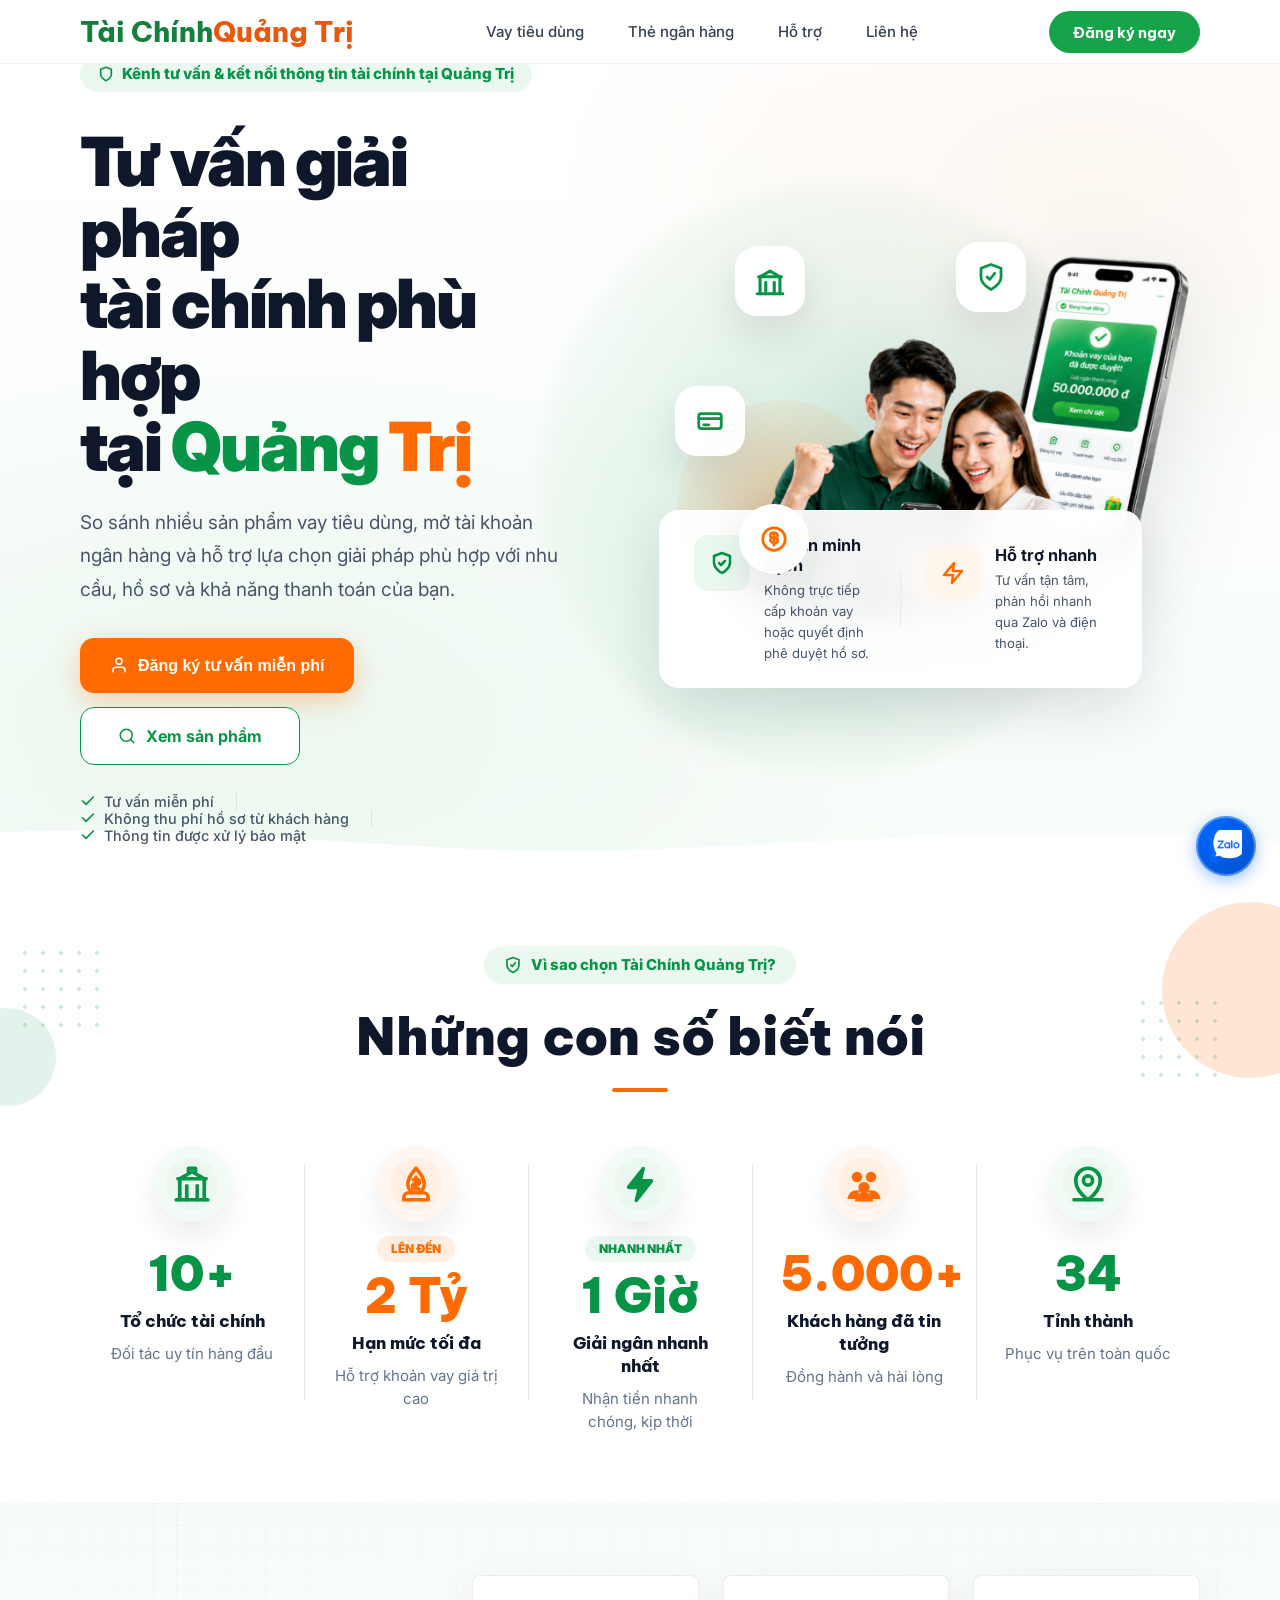
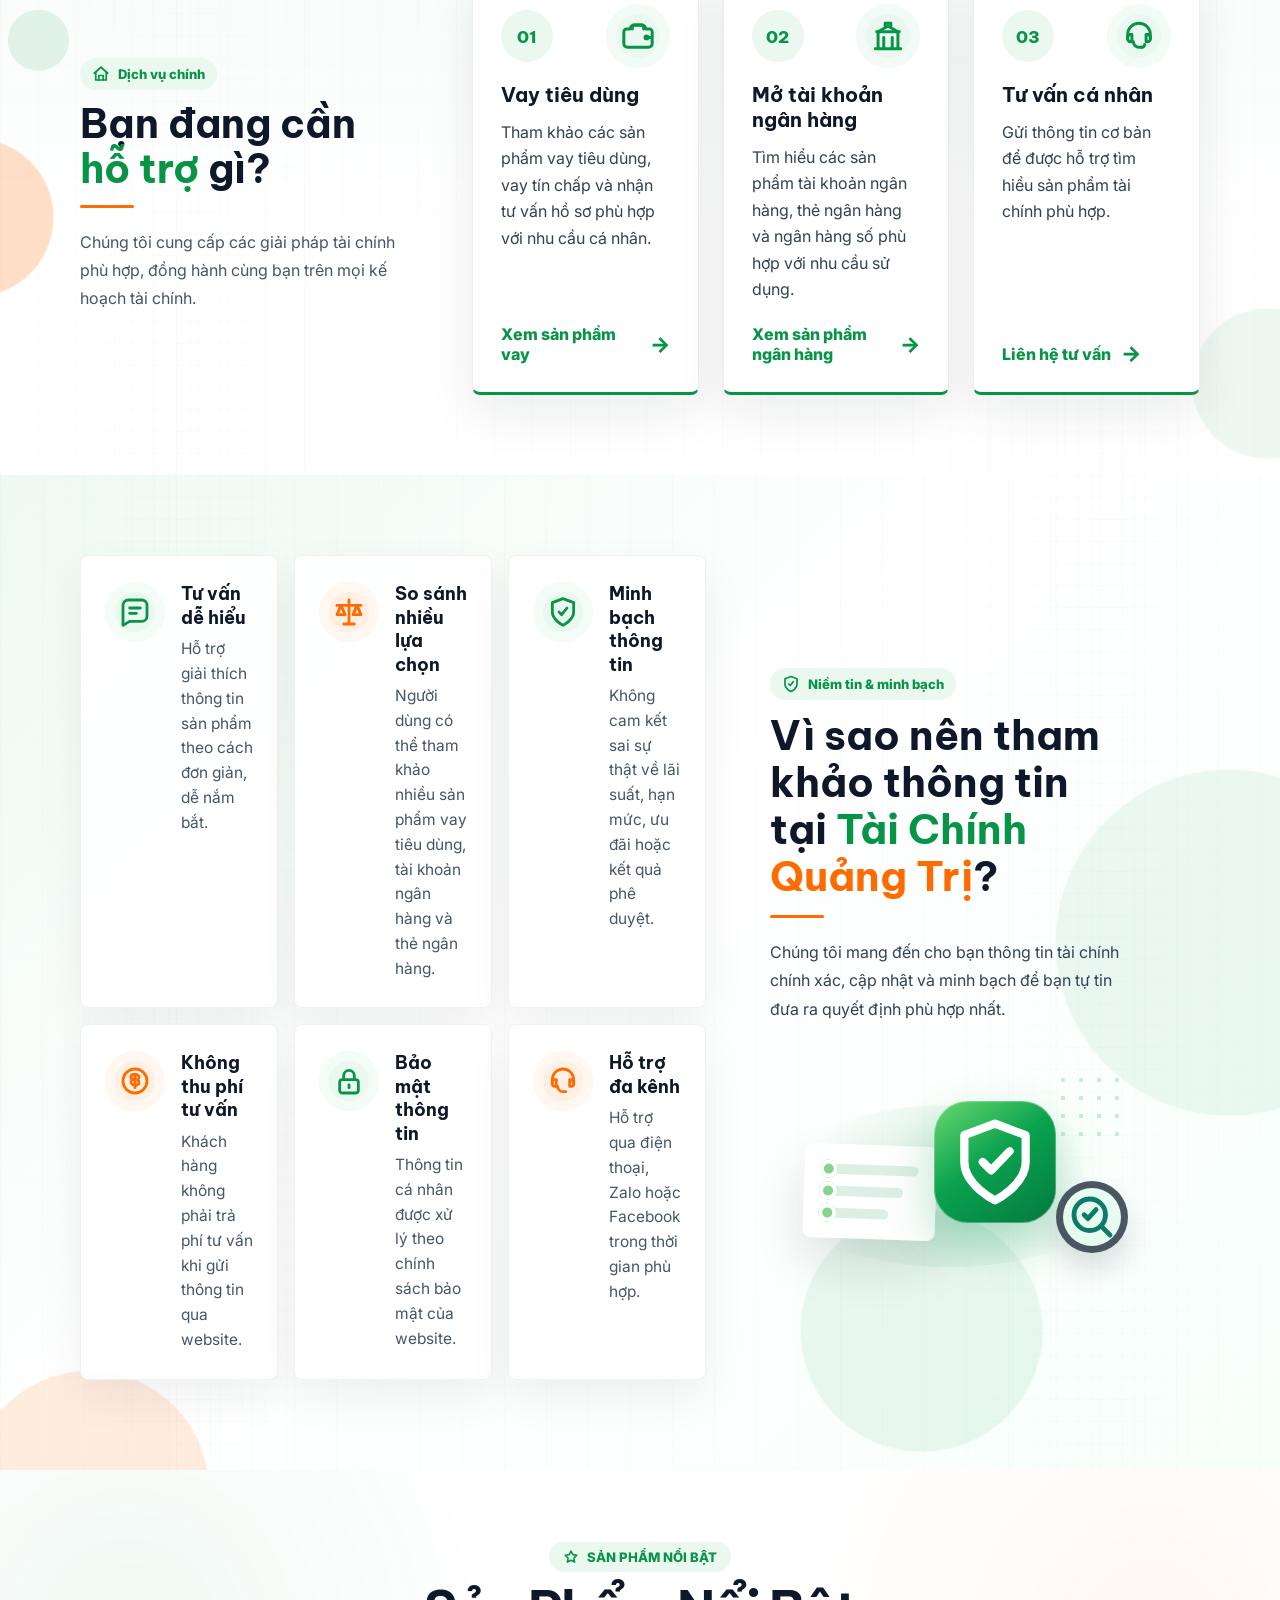
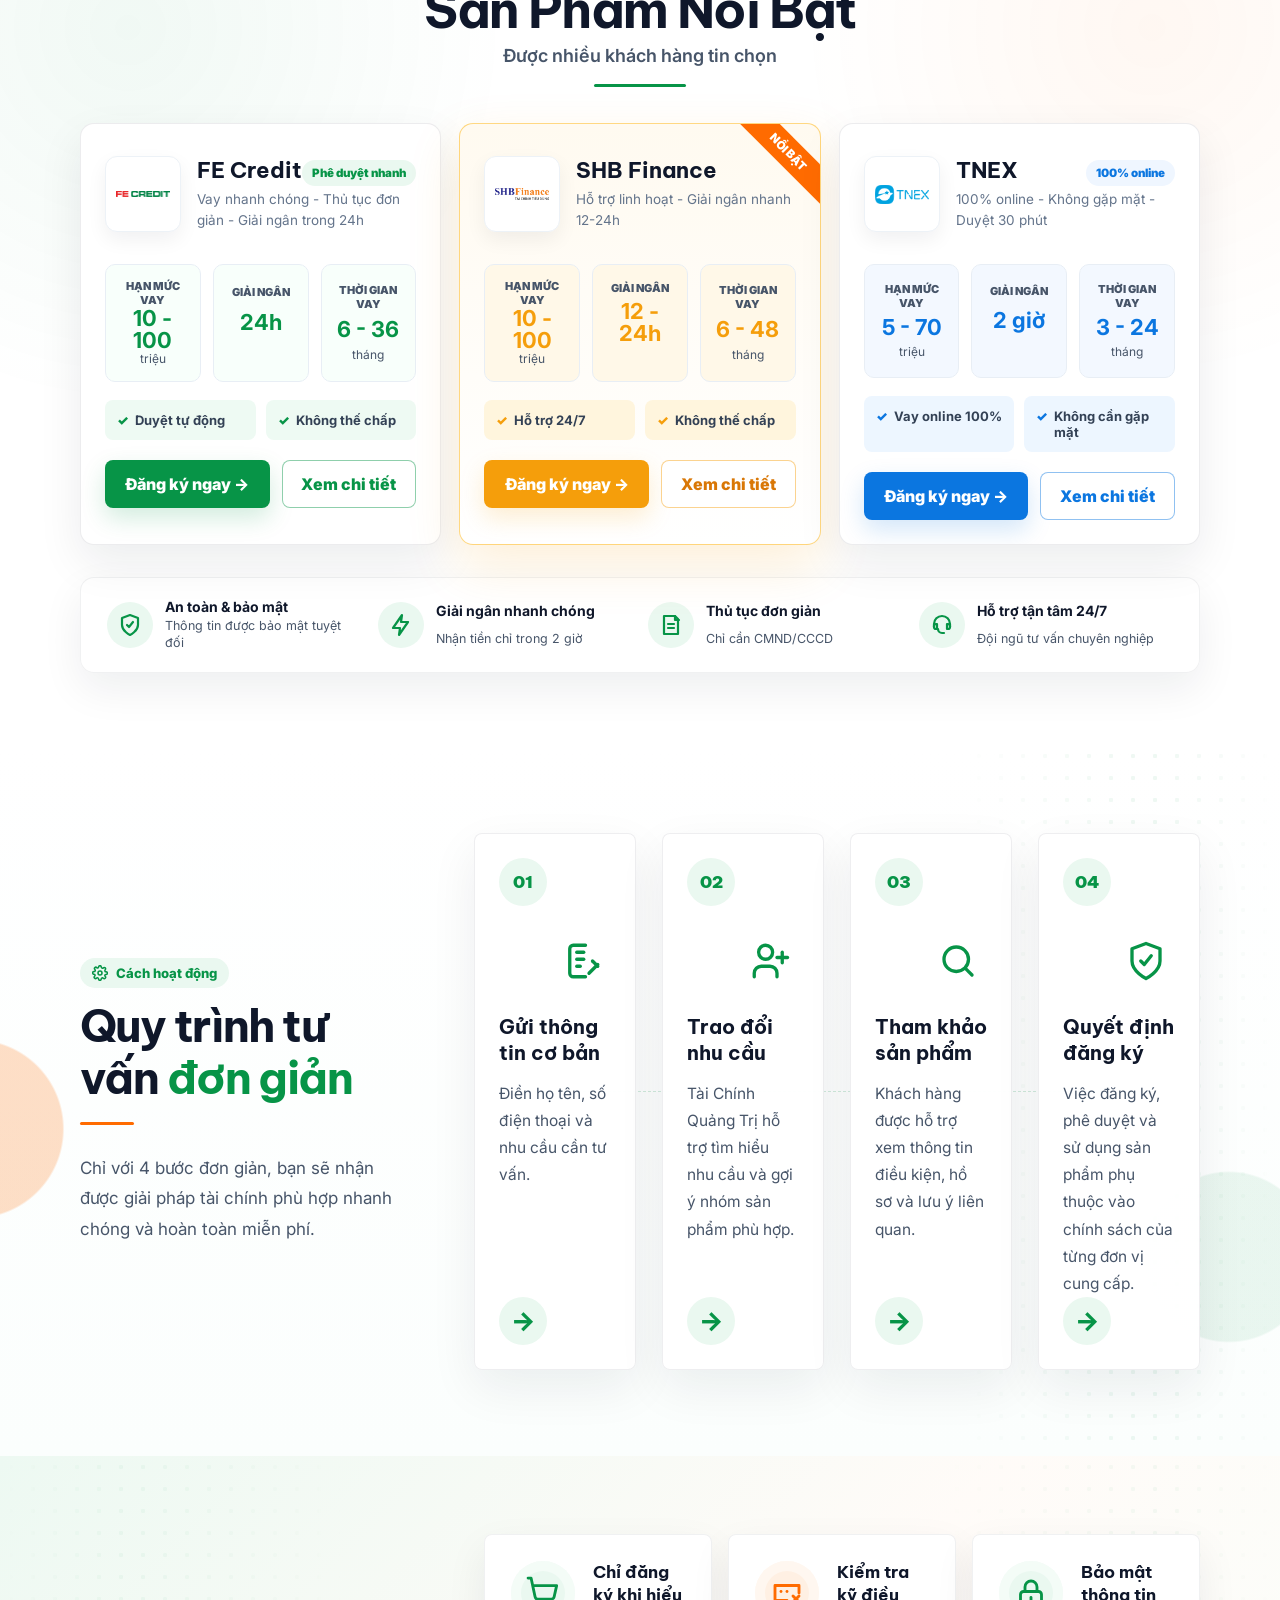
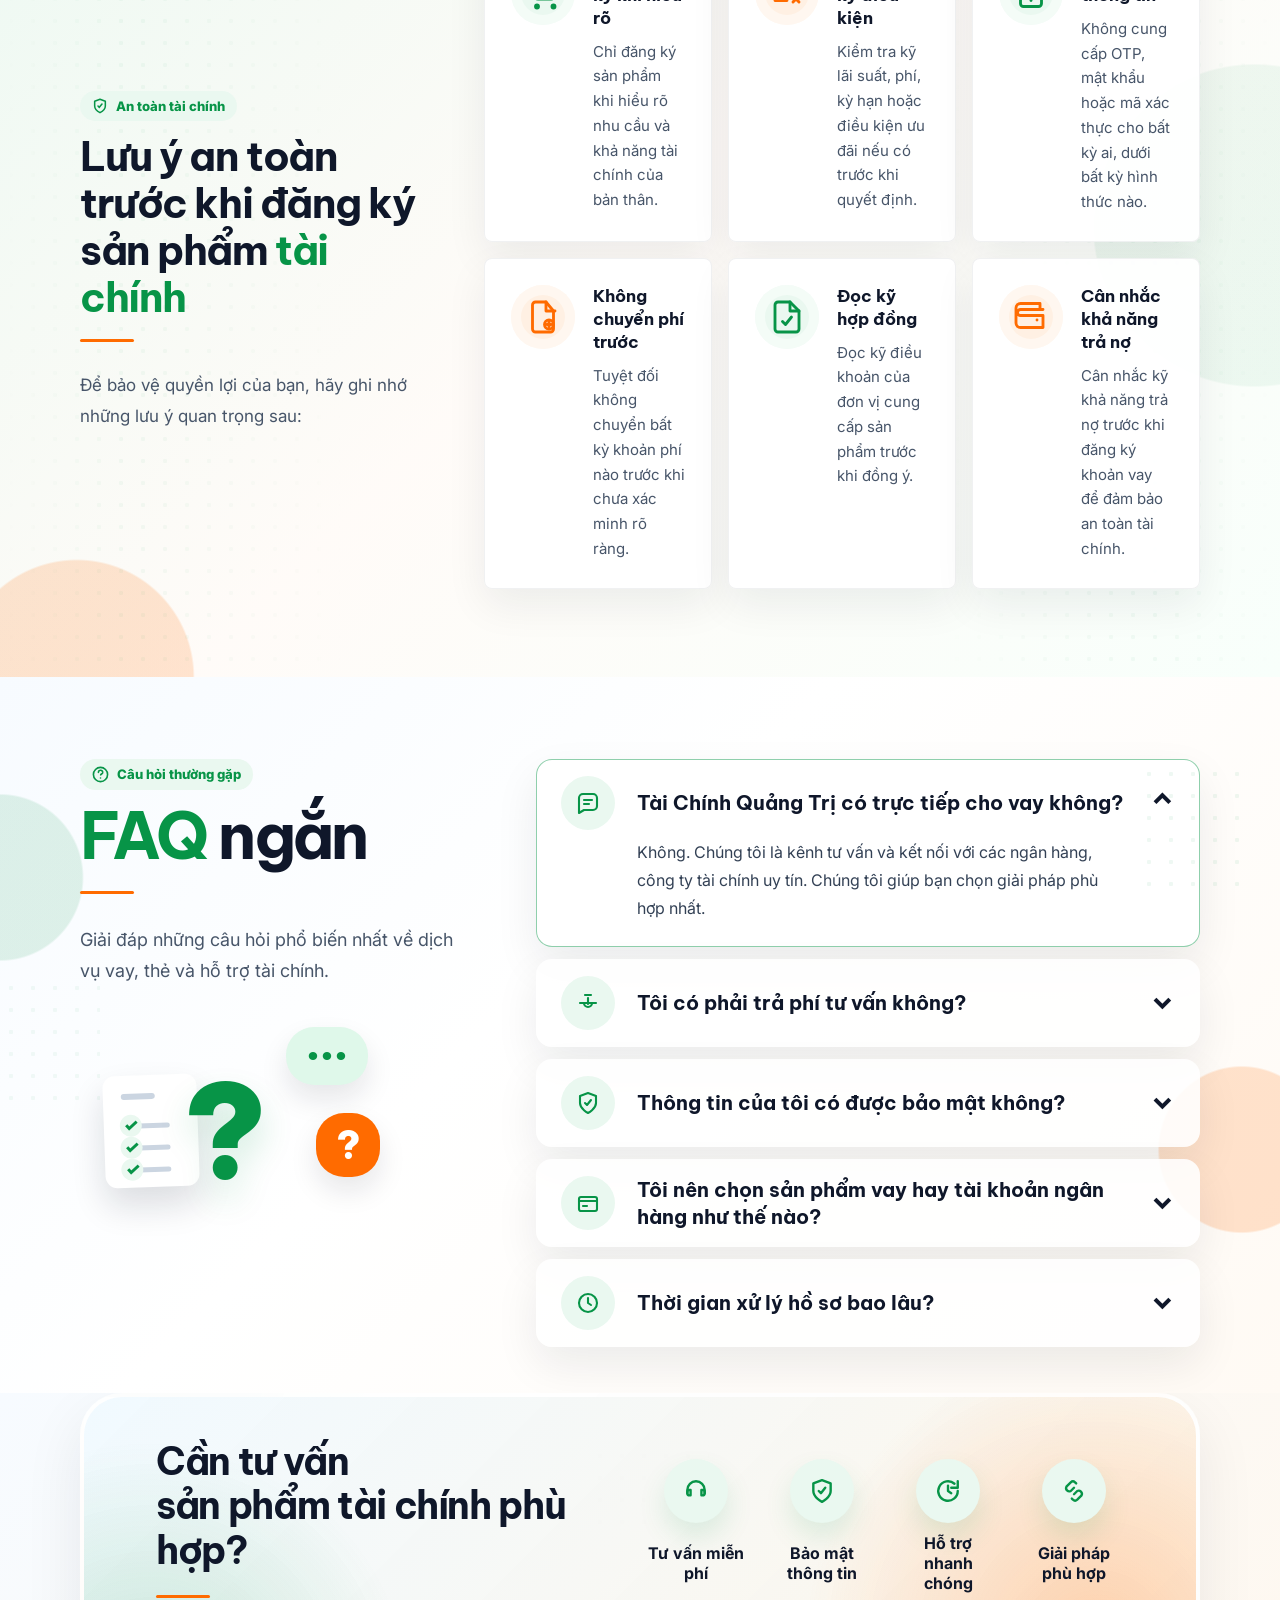
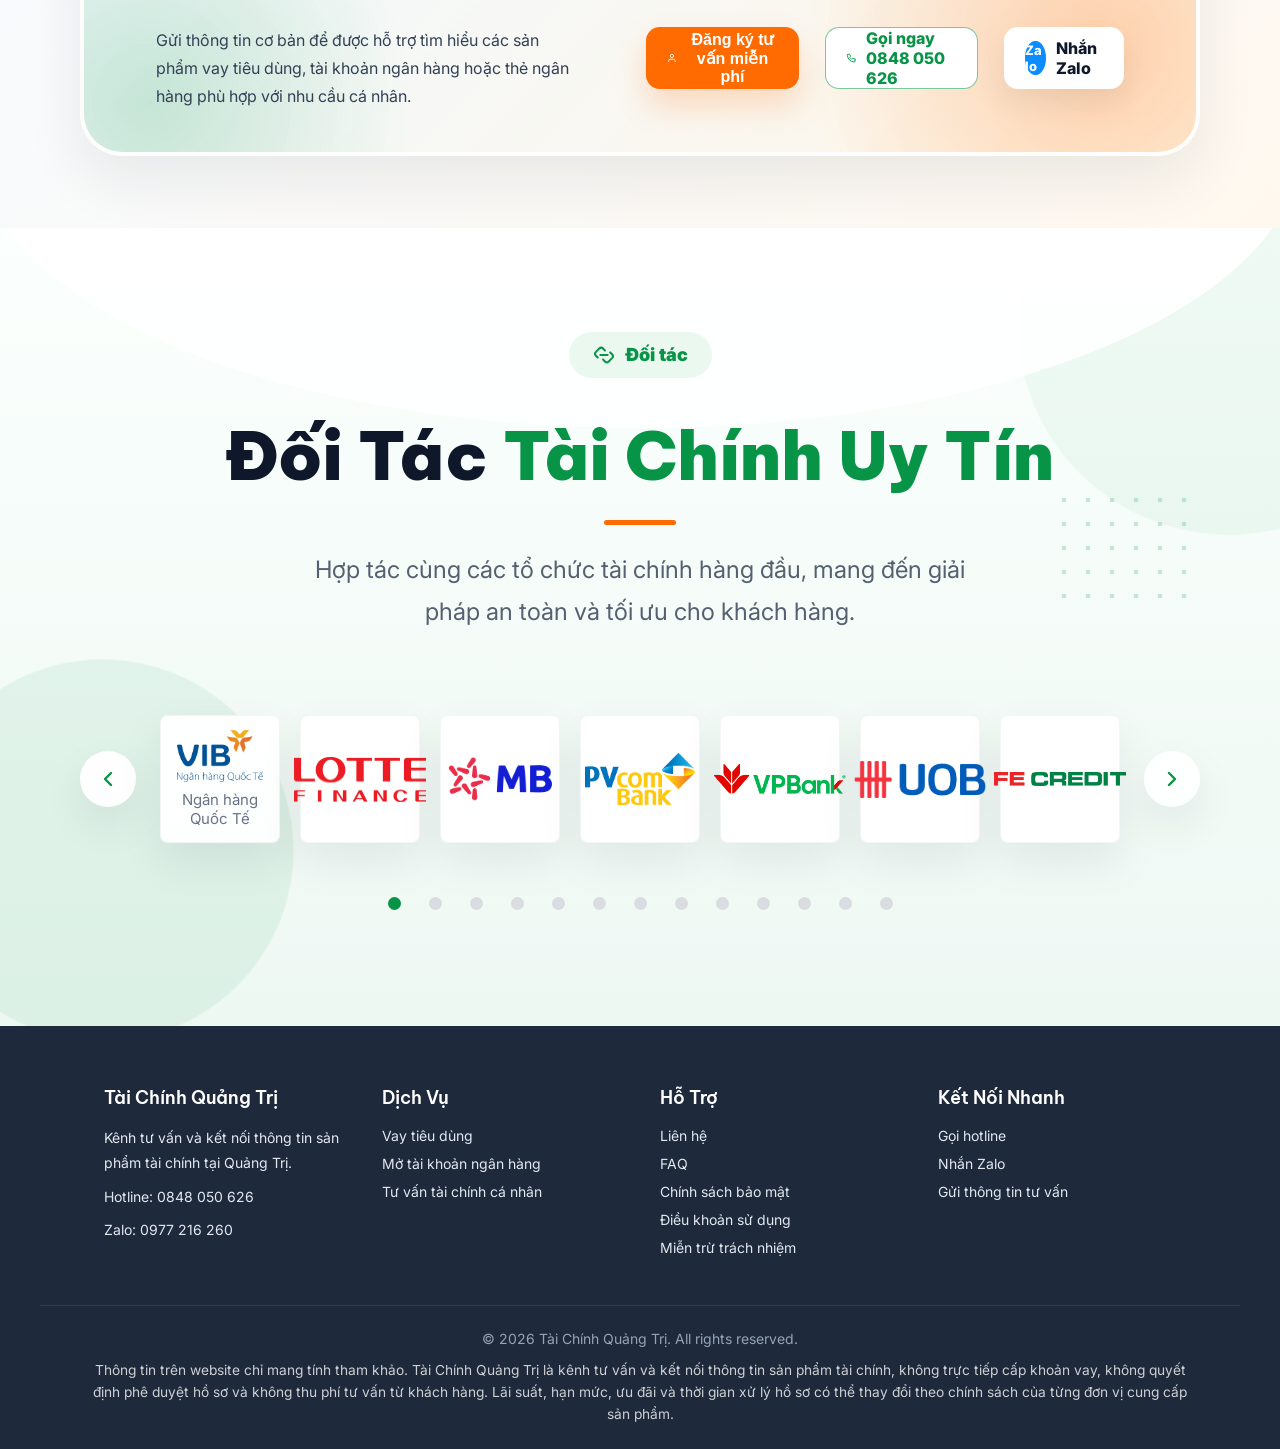
<file: index.html>
﻿<!doctype html>
<html lang="vi">

<head>
  <meta charset="UTF-8" />
  <meta name="viewport" content="width=device-width, initial-scale=1.0" />
  <title>Tư Vấn Tài Chính Quảng Trị | Vay Tiêu Dùng & Ngân Hàng</title>
  <meta name="description" content="Tư vấn vay tiêu dùng và mở tài khoản ngân hàng tại Quảng Trị. Hỗ trợ so sánh sản phẩm phù hợp, minh bạch và miễn phí tư vấn." />
  <meta name="keywords" content="vay tieu dung quang tri, mo tai khoan ngan hang online, tu van tai chinh ca nhan, vay tin chap, tai chinh quang tri" />
  <link rel="canonical" href="https://taichinhquangtri.vercel.app/" />
  <meta name="robots" content="index,follow,max-snippet:-1,max-image-preview:large" />
  <meta name="theme-color" content="#16A34A" />
  
  <!-- Open Graph / Facebook -->
  <meta property="og:type" content="website" />
  <meta property="og:locale" content="vi_VN" />
  <meta property="og:site_name" content="Tài Chính Quảng Trị" />
  <meta property="og:url" content="https://taichinhquangtri.vercel.app/" />
  <meta property="og:title" content="Tư Vấn Tài Chính Quảng Trị | Vay Tiêu Dùng & Ngân Hàng" />
  <meta property="og:description" content="Tư vấn vay tiêu dùng, mở tài khoản ngân hàng và kết nối sản phẩm tài chính phù hợp tại Quảng Trị." />
  <meta property="og:image" content="https://taichinhquangtri.vercel.app/images/icontren.png" />
  <meta property="og:image:secure_url" content="https://taichinhquangtri.vercel.app/images/icontren.png" />
  <meta property="og:image:type" content="image/png" />
  <meta property="og:image:width" content="1920" />
  <meta property="og:image:height" content="1080" />
  <meta property="og:image:alt" content="Tài Chính Quảng Trị - kênh tư vấn và kết nối thông tin tài chính" />
  
  <!-- Twitter -->
  <meta name="twitter:card" content="summary_large_image" />
  <meta name="twitter:title" content="Tư Vấn Tài Chính Quảng Trị | Vay Tiêu Dùng & Ngân Hàng" />
  <meta name="twitter:description" content="Tư vấn vay tiêu dùng, mở tài khoản ngân hàng và kết nối sản phẩm tài chính phù hợp tại Quảng Trị." />
  <meta name="twitter:image" content="https://taichinhquangtri.vercel.app/images/icontren.png" />
  <meta name="twitter:image:alt" content="Tài Chính Quảng Trị - kênh tư vấn và kết nối thông tin tài chính" />

  <!-- Structured Data JSON-LD -->
  <script type="application/ld+json">
  {
    "@context": "https://schema.org",
    "@graph": [
      {
        "@type": "WebSite",
        "@id": "https://taichinhquangtri.vercel.app/#website",
        "url": "https://taichinhquangtri.vercel.app/",
        "name": "Tài Chính Quảng Trị",
        "inLanguage": "vi-VN",
        "publisher": {
          "@id": "https://taichinhquangtri.vercel.app/#organization"
        },
        "description": "Tư vấn vay tiêu dùng và mở tài khoản ngân hàng tại Quảng Trị. Hỗ trợ so sánh sản phẩm phù hợp, minh bạch và miễn phí tư vấn."
      },
      {
        "@type": "Organization",
        "@id": "https://taichinhquangtri.vercel.app/#organization",
        "name": "Tài Chính Quảng Trị",
        "url": "https://taichinhquangtri.vercel.app/",
        "logo": "https://taichinhquangtri.vercel.app/images/icontren.png",
        "image": "https://taichinhquangtri.vercel.app/images/icontren.png",
        "telephone": "0848050626",
        "description": "Tài Chính Quảng Trị là kênh tư vấn và kết nối thông tin sản phẩm tài chính tại Quảng Trị, không trực tiếp cấp khoản vay.",
        "address": {
          "@type": "PostalAddress",
          "streetAddress": "Phường Đông Hà",
          "addressLocality": "Đông Hà",
          "addressRegion": "Quảng Trị",
          "addressCountry": "VN"
        },
        "areaServed": "Quảng Trị",
        "contactPoint": [
          {
            "@type": "ContactPoint",
            "telephone": "+84-848-050-626",
            "contactType": "customer support",
            "areaServed": "VN",
            "availableLanguage": ["vi"]
          }
        ]
      },
      {
        "@type": "Person",
        "@id": "https://taichinhquangtri.vercel.app/#person",
        "name": "Hoàng Thị Mai Anh",
        "jobTitle": "Chuyên viên tư vấn tài chính cá nhân",
        "image": "https://taichinhquangtri.vercel.app/images/maianh.png",
        "url": "https://taichinhquangtri.vercel.app/",
        "worksFor": {
          "@id": "https://taichinhquangtri.vercel.app/#organization"
        }
      }
    ]
  }
  </script>

  <link
    href="https://fonts.googleapis.com/css2?family=Be+Vietnam+Pro:wght@400;600;700;800&family=Inter:wght@400;500;600&display=swap"
    rel="stylesheet" />
  <link rel="stylesheet" href="css/style.css" />
  <script defer src="js/script.js"></script>
  <link rel="icon"
    href="data:image/svg+xml,<svg xmlns='http://www.w3.org/2000/svg' viewBox='0 0 32 32'><circle cx='16' cy='16' r='16' fill='%2316A34A'/><text x='16' y='21' text-anchor='middle' fill='white' font-size='12' font-weight='700'>TC</text></svg>" />
</head>

<body>
  <header id="topbar">
    <div class="topbar-inner">
      <a class="logo" href="index.html" aria-label="Tài Chính Quảng Trị - về trang chủ">
        <span class="logo-green">Tài Chính</span><span class="logo-orange"> Quảng Trị</span>
      </a>
      <nav class="nav-tabs" id="nav-tabs" aria-label="Điều hướng chính">
        <a class="tab-btn" data-page="loan" href="vay-tieu-dung.html">Vay tiêu dùng</a>
        <a class="tab-btn" data-page="bank" href="the-ngan-hang.html">Thẻ ngân hàng</a>
        <a class="tab-btn" data-page="support" href="faq.html">Hỗ trợ</a>
        <a class="tab-btn" data-page="contact" href="lien-he.html">Liên hệ</a>
      </nav>
      <div class="topbar-right">
        <button class="btn-cta liquid-glass" type="button" onclick="handleHeaderCta(event)">Đăng ký ngay</button>
        <button class="hamburger" id="hamburger" type="button" onclick="toggleMobileMenu()" aria-label="Mở menu điều hướng" aria-controls="mobile-menu" aria-expanded="false">
          <span></span><span></span><span></span>
        </button>
      </div>
    </div>
    <div class="mobile-menu" id="mobile-menu">
      <a class="tab-btn" data-page="loan" href="vay-tieu-dung.html">Vay tiêu dùng</a>
      <a class="tab-btn" data-page="bank" href="the-ngan-hang.html">Thẻ ngân hàng</a>
      <a class="tab-btn" data-page="support" href="faq.html">Hỗ trợ</a>
      <a class="tab-btn" data-page="contact" href="lien-he.html">Liên hệ</a>
      <button class="btn-cta nav-cta" type="button" onclick="handleHeaderCta(event); closeMobileMenu();">Đăng ký ngay</button>
    </div>
  </header>
  <div id="modal-overlay" class="modal-overlay" onclick="closeModalOnBackdrop(event)">
    <div class="modal-card modal-card-new animate-fade-rise">
      <button class="modal-close" onclick="closeModal()" style="
            position: absolute;
            top: 16px;
            right: 16px;
            z-index: 10;
            background: #f1f5f9;
          ">
        ✕
      </button>

      <div class="form-header-new" style="margin-bottom: 24px">
        <div class="fh-icon-wrapper" style="width: 48px; height: 48px">
          <span class="fh-icon" style="font-size: 1.5rem">☎️</span>
        </div>
        <div class="fh-text">
          <h3 style="font-size: 1.4rem; font-weight: 700; margin-bottom: 4px">
            Đăng ký tư vấn miễn phí
          </h3>
          <p style="color: var(--muted); font-size: 0.85rem">
            Điền thông tin, Tài Chính Quảng Trị sẽ liên hệ hỗ trợ tư vấn trong thời gian phù hợp
          </p>
        </div>
      </div>

      <form id="modal-form" class="quick-consult-form">
        <h4 class="form-section-title">Thông tin tư vấn nhanh</h4>
        <div class="form-row">
          <div class="form-group-new">
            <label for="mf-name">Họ và tên <span class="text-red">*</span></label>
            <div class="input-wrapper">
              <span class="input-icon"><svg width="16" height="16" viewBox="0 0 24 24" fill="none" stroke="currentColor" stroke-width="2" stroke-linecap="round" stroke-linejoin="round" aria-hidden="true"><path d="M20 21v-2a4 4 0 0 0-4-4H8a4 4 0 0 0-4 4v2"></path><circle cx="12" cy="7" r="4"></circle></svg></span>
              <input type="text" id="mf-name" placeholder="Nhập họ và tên" autocomplete="name" required />
            </div>
          </div>
          <div class="form-group-new">
            <label for="mf-phone">Số điện thoại <span class="text-red">*</span></label>
            <div class="input-wrapper">
              <span class="input-icon"><svg width="16" height="16" viewBox="0 0 24 24" fill="none" stroke="currentColor" stroke-width="2" stroke-linecap="round" stroke-linejoin="round" aria-hidden="true"><path d="M22 16.92v3a2 2 0 0 1-2.18 2 19.79 19.79 0 0 1-8.63-3.07 19.5 19.5 0 0 1-6-6 19.79 19.79 0 0 1-3.07-8.67A2 2 0 0 1 4.11 2h3a2 2 0 0 1 2 1.72 12.84 12.84 0 0 0 .7 2.81 2 2 0 0 1-.45 2.11L8.09 9.91a16 16 0 0 0 6 6l1.27-1.27a2 2 0 0 1 2.11-.45 12.84 12.84 0 0 0 2.81.7A2 2 0 0 1 22 16.92z"></path></svg></span>
              <input type="tel" id="mf-phone" placeholder="Nhập số điện thoại" autocomplete="tel" required pattern="[0-9]{10}" title="Vui lòng nhập đúng 10 chữ số" maxlength="10" />
            </div>
          </div>
        </div>
        <div class="form-group-new mt-3">
          <label for="mf-product">Nhu cầu tư vấn <span class="text-red">*</span></label>
          <div class="input-wrapper">
            <select id="mf-product" required>
              <option value="">-- Chọn nhu cầu --</option>
              <option>Vay tiêu dùng</option>
              <option>Mở tài khoản/thẻ ngân hàng</option>
              <option>Cần tư vấn thêm</option>
            </select>
          </div>
        </div>
        <p class="form-privacy-note">Thông tin của bạn chỉ được sử dụng để liên hệ tư vấn và được xử lý theo Chính sách bảo mật.</p>
        <label class="form-consent" for="mf-privacy">
          <input type="checkbox" id="mf-privacy" required />
          <span>Tôi đồng ý để Tài Chính Quảng Trị liên hệ tư vấn theo thông tin đã gửi và đã đọc <a href="chinh-sach-bao-mat.html">Chính sách bảo mật</a>.</span>
        </label>

        <button type="submit" class="btn-submit-new mt-4">
          Nhận tư vấn miễn phí
          <svg width="16" height="16" viewBox="0 0 24 24" fill="none" stroke="currentColor" stroke-width="2" stroke-linecap="round" stroke-linejoin="round" aria-hidden="true"><line x1="22" y1="2" x2="11" y2="13"></line><polygon points="22 2 15 22 11 13 2 9 22 2"></polygon></svg>
        </button>
      </form>
    </div>
  </div>

  <div id="zalo-qr-modal" class="modal-overlay" onclick="closeZaloQROnBackdrop(event)">
    <div class="modal-card qr-modal-card animate-fade-rise">
      <div class="modal-header">
        <h3>Quét mã QR Zalo</h3>
        <button class="modal-close" onclick="closeZaloQR()">✕</button>
      </div>
      <div class="qr-content">
        <img src="images/maianh.png" alt="Avatar" class="qr-avatar" loading="lazy" />
        <h4>Hoàng Thị Mai Anh - Quảng Trị</h4>
        <p class="qr-label">Liên hệ Zalo</p>
        <img src="images/qrzalom.png" alt="Zalo QR Code" class="qr-image" loading="lazy" />
        <p class="qr-instruction">
          Mở Zalo bấm nút quét QR '📷' để quét kết bạn
        </p>
      </div>
    </div>
  </div>

  <!-- Product Detail Modal -->
  <div id="product-detail-modal" class="modal-overlay" onclick="closeProductDetail(event)">
    <div class="product-detail-card animate-fade-rise" id="product-detail-content">
      <!-- Populated by JavaScript -->
    </div>
  </div>

  <div id="toast" class="toast"></div>

  <main>
    <div id="page-home" class="page active home-page">
      <section class="hero-v2" aria-labelledby="hero-v2-title">
        <div class="hero-v2__container">
          <!-- Left Column: Text Content -->
          <div class="hero-v2__left">
            <div class="hero-v2__badge">
              <svg width="16" height="16" viewBox="0 0 24 24" fill="none" stroke="currentColor" stroke-width="2.5" stroke-linecap="round" stroke-linejoin="round"><path d="M12 22s8-4 8-10V5l-8-3-8 3v7c0 6 8 10 8 10z"/></svg>
              <span>Kênh tư vấn &amp; kết nối thông tin tài chính tại Quảng Trị</span>
            </div>
            <h1 id="hero-v2-title">Tư vấn giải pháp<br>tài chính phù hợp<br>tại <span class="hero-v2__green">Quảng</span> <span class="hero-v2__orange">Trị</span></h1>
            <p class="hero-v2__desc">So sánh nhiều sản phẩm vay tiêu dùng, mở tài khoản ngân hàng và hỗ trợ lựa chọn giải pháp phù hợp với nhu cầu, hồ sơ và khả năng thanh toán của bạn.</p>
            <div class="hero-v2__cta">
              <button class="hero-v2__btn hero-v2__btn--primary" type="button" onclick="openModal()">
                <svg width="18" height="18" viewBox="0 0 24 24" fill="none" stroke="currentColor" stroke-width="2" stroke-linecap="round" stroke-linejoin="round"><path d="M20 21v-2a4 4 0 0 0-4-4H8a4 4 0 0 0-4 4v2"/><circle cx="12" cy="7" r="4"/></svg>
                Đăng ký tư vấn miễn phí
              </button>
              <a class="hero-v2__btn hero-v2__btn--outline" href="#san-pham-noi-bat">
                <svg width="18" height="18" viewBox="0 0 24 24" fill="none" stroke="currentColor" stroke-width="2" stroke-linecap="round" stroke-linejoin="round"><circle cx="11" cy="11" r="8"/><line x1="21" y1="21" x2="16.65" y2="16.65"/></svg>
                Xem sản phẩm
              </a>
            </div>
            <div class="hero-v2__trust">
              <div class="hero-v2__trust-item">
                <svg width="16" height="16" viewBox="0 0 24 24" fill="none" stroke="#079447" stroke-width="2.5" stroke-linecap="round" stroke-linejoin="round"><polyline points="20 6 9 17 4 12"/></svg>
                <span>Tư vấn miễn phí</span>
              </div>
              <div class="hero-v2__trust-item">
                <svg width="16" height="16" viewBox="0 0 24 24" fill="none" stroke="#079447" stroke-width="2.5" stroke-linecap="round" stroke-linejoin="round"><polyline points="20 6 9 17 4 12"/></svg>
                <span>Không thu phí hồ sơ từ khách hàng</span>
              </div>
              <div class="hero-v2__trust-item">
                <svg width="16" height="16" viewBox="0 0 24 24" fill="none" stroke="#079447" stroke-width="2.5" stroke-linecap="round" stroke-linejoin="round"><polyline points="20 6 9 17 4 12"/></svg>
                <span>Thông tin được xử lý bảo mật</span>
              </div>
            </div>
          </div>
          <!-- Right Column: Visual -->
          <div class="hero-v2__right">
            <div class="hero-v2__visual">
              <img src="images/phong.png" alt="Tư vấn tài chính Quảng Trị" class="hero-v2__person hero-person-img" loading="eager" />
              <span class="hero-v2__bubble hero-v2__bubble--bank" aria-hidden="true">
                <svg width="34" height="34" viewBox="0 0 24 24" fill="none" stroke="currentColor" stroke-width="2.2" stroke-linecap="round" stroke-linejoin="round"><path d="M3 21h18"/><path d="M5 21V9l7-4 7 4v12"/><path d="M4 9h16"/><path d="M9 21v-8"/><path d="M15 21v-8"/></svg>
              </span>
              <span class="hero-v2__bubble hero-v2__bubble--card" aria-hidden="true">
                <svg width="30" height="30" viewBox="0 0 24 24" fill="none" stroke="currentColor" stroke-width="2.2" stroke-linecap="round" stroke-linejoin="round"><rect x="3" y="6" width="18" height="12" rx="2"/><path d="M3 10h18"/><path d="M7 15h4"/></svg>
              </span>
              <span class="hero-v2__bubble hero-v2__bubble--shield" aria-hidden="true">
                <svg width="30" height="30" viewBox="0 0 24 24" fill="none" stroke="currentColor" stroke-width="2.2" stroke-linecap="round" stroke-linejoin="round"><path d="M12 22s8-4 8-10V5l-8-3-8 3v7c0 6 8 10 8 10Z"/><path d="m9 12 2 2 4-5"/></svg>
              </span>
              <span class="hero-v2__bubble hero-v2__bubble--coin" aria-hidden="true">
                <svg width="30" height="30" viewBox="0 0 24 24" fill="none" stroke="currentColor" stroke-width="2.2" stroke-linecap="round" stroke-linejoin="round"><circle cx="12" cy="12" r="9"/><path d="M12 7v10"/><path d="M15 9.5A2.5 2.5 0 0 0 12.5 7H11a2 2 0 0 0 0 4h2a2 2 0 0 1 0 4h-1.5A2.5 2.5 0 0 1 9 12.5"/></svg>
              </span>
              <div class="hero-v2__info-panel">
                <div class="hero-v2__float-card hero-v2__float-card--1">
                  <div class="hero-v2__float-icon hero-v2__float-icon--green">
                    <svg width="24" height="24" viewBox="0 0 24 24" fill="none" stroke="currentColor" stroke-width="2.5" stroke-linecap="round" stroke-linejoin="round"><path d="M12 22s8-4 8-10V5l-8-3-8 3v7c0 6 8 10 8 10z"/><polyline points="9 12 11 14 15 10"/></svg>
                  </div>
                  <div>
                    <strong>Tư vấn minh bạch</strong>
                    <span>Không trực tiếp cấp khoản vay hoặc quyết định phê duyệt hồ sơ.</span>
                  </div>
                </div>
                <div class="hero-v2__panel-divider" aria-hidden="true"></div>
                <div class="hero-v2__float-card hero-v2__float-card--2">
                  <div class="hero-v2__float-icon hero-v2__float-icon--orange">
                    <svg width="24" height="24" viewBox="0 0 24 24" fill="none" stroke="currentColor" stroke-width="2.5" stroke-linecap="round" stroke-linejoin="round"><polygon points="13 2 3 14 12 14 11 22 21 10 12 10 13 2"/></svg>
                  </div>
                  <div>
                    <strong>Hỗ trợ nhanh</strong>
                    <span>Tư vấn tận tâm, phản hồi nhanh qua Zalo và điện thoại.</span>
                  </div>
                </div>
              </div>
            </div>
          </div>
        </div>
      </section>

      <section class="numbers-section" aria-labelledby="numbers-title">
        <div class="numbers-section__decor numbers-section__decor--left" aria-hidden="true"></div>
        <div class="numbers-section__decor numbers-section__decor--right" aria-hidden="true"></div>
        <div class="numbers-section__dots numbers-section__dots--left" aria-hidden="true"></div>
        <div class="numbers-section__dots numbers-section__dots--right" aria-hidden="true"></div>
        <div class="numbers-section__inner">
          <span class="numbers-section__badge">
            <svg width="18" height="18" viewBox="0 0 24 24" fill="none" stroke="currentColor" stroke-width="2.3" stroke-linecap="round" stroke-linejoin="round" aria-hidden="true"><path d="M12 22s8-4 8-10V5l-8-3-8 3v7c0 6 8 10 8 10Z"/><path d="m9 12 2 2 4-5"/></svg>
            Vì sao chọn Tài Chính Quảng Trị?
          </span>
          <h2 id="numbers-title">Những con số biết nói</h2>
          <div class="numbers-section__line" aria-hidden="true"></div>

          <div class="numbers-grid">
            <article class="number-card number-card--green">
              <span class="number-card__icon" aria-hidden="true">
                <svg width="42" height="42" viewBox="0 0 24 24" fill="none" stroke="currentColor" stroke-width="2.1" stroke-linecap="round" stroke-linejoin="round"><path d="M3 21h18"/><path d="M5 21V9l7-4 7 4v12"/><path d="M4 9h16"/><path d="M9 21v-8"/><path d="M15 21v-8"/><path d="M10 5V3h4v2"/></svg>
              </span>
              <strong>10+</strong>
              <h3>Tổ chức tài chính</h3>
              <p>Đối tác uy tín hàng đầu</p>
            </article>

            <article class="number-card number-card--orange">
              <span class="number-card__icon" aria-hidden="true">
                <svg width="42" height="42" viewBox="0 0 24 24" fill="none" stroke="currentColor" stroke-width="2.1" stroke-linecap="round" stroke-linejoin="round"><path d="M12 3c1.6 2.3 4.7 4.5 4.7 9.2A4.7 4.7 0 0 1 12 17a4.7 4.7 0 0 1-4.7-4.8C7.3 7.5 10.4 5.3 12 3Z"/><path d="M8 17h8a3 3 0 0 1 3 3v1H5v-1a3 3 0 0 1 3-3Z"/><path d="M12 8v5"/><path d="M10.5 9.5h2.2a1.3 1.3 0 0 1 0 2.6h-1.4a1.3 1.3 0 0 0 0 2.6h2.2"/></svg>
              </span>
              <em>Lên đến</em>
              <strong>2 Tỷ</strong>
              <h3>Hạn mức tối đa</h3>
              <p>Hỗ trợ khoản vay giá trị cao</p>
            </article>

            <article class="number-card number-card--green">
              <span class="number-card__icon" aria-hidden="true">
                <svg width="42" height="42" viewBox="0 0 24 24" fill="currentColor" aria-hidden="true"><path d="M13.2 2.4 4.7 13.2c-.5.7 0 1.8.9 1.8h4.8l-1.5 6.3c-.2 1 .9 1.6 1.6.8l8.8-11.1c.5-.7 0-1.8-.9-1.8h-5l1.4-5.9c.2-1-.9-1.6-1.6-.9Z"/></svg>
              </span>
              <em>Nhanh nhất</em>
              <strong>1 Giờ</strong>
              <h3>Giải ngân nhanh nhất</h3>
              <p>Nhận tiền nhanh chóng, kịp thời</p>
            </article>

            <article class="number-card number-card--orange">
              <span class="number-card__icon" aria-hidden="true">
                <svg width="42" height="42" viewBox="0 0 24 24" fill="currentColor" aria-hidden="true"><circle cx="8" cy="8" r="3"/><circle cx="16" cy="8" r="3"/><circle cx="12" cy="14" r="3.2"/><path d="M2.5 20.5c.5-3.1 2.4-5 5.5-5 .8 0 1.5.1 2.1.4-1.1.9-1.9 2.3-2.1 4.6H2.5Z"/><path d="M16 20.5c-.2-2.3-1-3.7-2.1-4.6.6-.3 1.3-.4 2.1-.4 3.1 0 5 1.9 5.5 5H16Z"/><path d="M6.8 22c.5-3.5 2.3-5.4 5.2-5.4s4.7 1.9 5.2 5.4H6.8Z"/></svg>
              </span>
              <strong>5.000+</strong>
              <h3>Khách hàng đã tin tưởng</h3>
              <p>Đồng hành và hài lòng</p>
            </article>

            <article class="number-card number-card--green">
              <span class="number-card__icon" aria-hidden="true">
                <svg width="42" height="42" viewBox="0 0 24 24" fill="none" stroke="currentColor" stroke-width="2.1" stroke-linecap="round" stroke-linejoin="round"><path d="M12 21s7-4.7 7-11a7 7 0 1 0-14 0c0 6.3 7 11 7 11Z"/><circle cx="12" cy="10" r="2.6"/><path d="M4 21h16"/></svg>
              </span>
              <strong>34</strong>
              <h3>Tỉnh thành</h3>
              <p>Phục vụ trên toàn quốc</p>
            </article>
          </div>
        </div>
      </section>

      <section class="home-section service-section support-redesign" aria-labelledby="service-title">
        <div class="home-shell support-redesign__shell">
          <div class="home-section__header support-redesign__intro">
            <span class="home-section__label support-redesign__label">
              <svg width="18" height="18" viewBox="0 0 24 24" fill="none" stroke="currentColor" stroke-width="2.3" stroke-linecap="round" stroke-linejoin="round" aria-hidden="true"><path d="m3 11 9-8 9 8"/><path d="M5 10v10h14V10"/><path d="M9 20v-6h6v6"/></svg>
              Dịch vụ chính
            </span>
            <h2 id="service-title">Bạn đang cần <span>hỗ trợ</span> gì?</h2>
            <p>Chúng tôi cung cấp các giải pháp tài chính phù hợp, đồng hành cùng bạn trên mọi kế hoạch tài chính.</p>
          </div>
          <div class="service-grid support-redesign__grid">
            <article class="service-card support-card">
              <div class="support-card__top">
                <span class="support-card__number">01</span>
                <span class="support-card__icon support-card__icon--green" aria-hidden="true">
                  <svg width="34" height="34" viewBox="0 0 24 24" fill="none" stroke="currentColor" stroke-width="2.1" stroke-linecap="round" stroke-linejoin="round"><path d="M20 7h-2.5A2.5 2.5 0 0 0 15 4.5H9A2.5 2.5 0 0 0 6.5 7H4a2 2 0 0 0-2 2v8.5A2.5 2.5 0 0 0 4.5 20h15a2.5 2.5 0 0 0 2.5-2.5V9a2 2 0 0 0-2-2Z"/><path d="M8 7V5.5A1.5 1.5 0 0 1 9.5 4h5A1.5 1.5 0 0 1 16 5.5V7"/><path d="M18 13h3"/><circle cx="18" cy="13" r="1"/></svg>
                </span>
              </div>
              <h3>Vay tiêu dùng</h3>
              <p>Tham khảo các sản phẩm vay tiêu dùng, vay tín chấp và nhận tư vấn hồ sơ phù hợp với nhu cầu cá nhân.</p>
              <a class="home-link support-card__link" href="vay-tieu-dung.html">Xem sản phẩm vay <span aria-hidden="true">→</span></a>
            </article>
            <article class="service-card support-card">
              <div class="support-card__top">
                <span class="support-card__number">02</span>
                <span class="support-card__icon support-card__icon--green" aria-hidden="true">
                  <svg width="34" height="34" viewBox="0 0 24 24" fill="none" stroke="currentColor" stroke-width="2.1" stroke-linecap="round" stroke-linejoin="round"><path d="M3 21h18"/><path d="M5 21V9l7-4 7 4v12"/><path d="M9 21v-8"/><path d="M15 21v-8"/><path d="M4 9h16"/><path d="M10 5V3h4v2"/></svg>
                </span>
              </div>
              <h3>Mở tài khoản ngân hàng</h3>
              <p>Tìm hiểu các sản phẩm tài khoản ngân hàng, thẻ ngân hàng và ngân hàng số phù hợp với nhu cầu sử dụng.</p>
              <a class="home-link support-card__link" href="the-ngan-hang.html">Xem sản phẩm ngân hàng <span aria-hidden="true">→</span></a>
            </article>
            <article class="service-card support-card">
              <div class="support-card__top">
                <span class="support-card__number">03</span>
                <span class="support-card__icon support-card__icon--green" aria-hidden="true">
                  <svg width="34" height="34" viewBox="0 0 24 24" fill="none" stroke="currentColor" stroke-width="2.1" stroke-linecap="round" stroke-linejoin="round"><path d="M4 14v-3a8 8 0 0 1 16 0v3"/><path d="M4 14a2 2 0 0 0 2 2h1v-5H6a2 2 0 0 0-2 2v1Z"/><path d="M20 14a2 2 0 0 1-2 2h-1v-5h1a2 2 0 0 1 2 2v1Z"/><path d="M14 20h-2a4 4 0 0 1-4-4"/><path d="M14 20a2 2 0 0 0 2-2"/></svg>
                </span>
              </div>
              <h3>Tư vấn cá nhân</h3>
              <p>Gửi thông tin cơ bản để được hỗ trợ tìm hiểu sản phẩm tài chính phù hợp.</p>
              <a class="home-link support-card__link" href="lien-he.html">Liên hệ tư vấn <span aria-hidden="true">→</span></a>
            </article>
          </div>
        </div>
      </section>

      <section class="home-section why-home-section why-redesign" aria-labelledby="why-home-title">
        <div class="home-shell why-redesign__shell">
          <div class="home-section__header why-redesign__intro">
            <span class="home-section__label why-redesign__label">
              <svg width="18" height="18" viewBox="0 0 24 24" fill="none" stroke="currentColor" stroke-width="2.3" stroke-linecap="round" stroke-linejoin="round" aria-hidden="true"><path d="M12 22s8-4 8-10V5l-8-3-8 3v7c0 6 8 10 8 10Z"/><path d="m9 12 2 2 4-5"/></svg>
              Niềm tin &amp; minh bạch
            </span>
            <h2 id="why-home-title">Vì sao nên tham khảo thông tin tại <span>Tài Chính</span> <em>Quảng Trị</em>?</h2>
            <p>Chúng tôi mang đến cho bạn thông tin tài chính chính xác, cập nhật và minh bạch để bạn tự tin đưa ra quyết định phù hợp nhất.</p>
            <div class="why-redesign__visual" aria-hidden="true">
              <div class="why-visual-card">
                <span></span><span></span><span></span>
              </div>
              <div class="why-visual-shield">
                <svg width="92" height="92" viewBox="0 0 24 24" fill="none" stroke="currentColor" stroke-width="2.15" stroke-linecap="round" stroke-linejoin="round"><path d="M12 22s8-4 8-10V5l-8-3-8 3v7c0 6 8 10 8 10Z"/><path d="m8.8 12 2.2 2.2 4.8-5"/></svg>
              </div>
              <div class="why-visual-search">
                <svg width="54" height="54" viewBox="0 0 24 24" fill="none" stroke="currentColor" stroke-width="2.15" stroke-linecap="round" stroke-linejoin="round"><circle cx="11" cy="11" r="7"/><path d="m20 20-3.5-3.5"/><path d="m8.5 11 1.7 1.7 3.6-4"/></svg>
              </div>
            </div>
          </div>
          <div class="trust-grid why-redesign__grid">
            <article class="trust-card why-card">
              <span class="why-card__icon why-card__icon--green" aria-hidden="true">
                <svg width="32" height="32" viewBox="0 0 24 24" fill="none" stroke="currentColor" stroke-width="2.1" stroke-linecap="round" stroke-linejoin="round"><path d="M21 15a4 4 0 0 1-4 4H8l-5 3V7a4 4 0 0 1 4-4h10a4 4 0 0 1 4 4v8Z"/><path d="M8 9h8"/><path d="M8 13h5"/></svg>
              </span>
              <div><h3>Tư vấn dễ hiểu</h3><p>Hỗ trợ giải thích thông tin sản phẩm theo cách đơn giản, dễ nắm bắt.</p></div>
            </article>
            <article class="trust-card why-card">
              <span class="why-card__icon why-card__icon--orange" aria-hidden="true">
                <svg width="32" height="32" viewBox="0 0 24 24" fill="none" stroke="currentColor" stroke-width="2.1" stroke-linecap="round" stroke-linejoin="round"><path d="M12 3v18"/><path d="M3 7h18"/><path d="m6 7-3 7h6L6 7Z"/><path d="m18 7-3 7h6l-3-7Z"/><path d="M8 21h8"/></svg>
              </span>
              <div><h3>So sánh nhiều lựa chọn</h3><p>Người dùng có thể tham khảo nhiều sản phẩm vay tiêu dùng, tài khoản ngân hàng và thẻ ngân hàng.</p></div>
            </article>
            <article class="trust-card why-card">
              <span class="why-card__icon why-card__icon--green" aria-hidden="true">
                <svg width="32" height="32" viewBox="0 0 24 24" fill="none" stroke="currentColor" stroke-width="2.1" stroke-linecap="round" stroke-linejoin="round"><path d="M12 22s8-4 8-10V5l-8-3-8 3v7c0 6 8 10 8 10Z"/><path d="m9 12 2 2 4-5"/></svg>
              </span>
              <div><h3>Minh bạch thông tin</h3><p>Không cam kết sai sự thật về lãi suất, hạn mức, ưu đãi hoặc kết quả phê duyệt.</p></div>
            </article>
            <article class="trust-card why-card">
              <span class="why-card__icon why-card__icon--orange" aria-hidden="true">
                <svg width="32" height="32" viewBox="0 0 24 24" fill="none" stroke="currentColor" stroke-width="2.1" stroke-linecap="round" stroke-linejoin="round"><circle cx="12" cy="12" r="9"/><path d="M12 7v10"/><path d="M15 9.5A2.5 2.5 0 0 0 12.5 7H11a2 2 0 0 0 0 4h2a2 2 0 0 1 0 4h-1.5A2.5 2.5 0 0 1 9 12.5"/></svg>
              </span>
              <div><h3>Không thu phí tư vấn</h3><p>Khách hàng không phải trả phí tư vấn khi gửi thông tin qua website.</p></div>
            </article>
            <article class="trust-card why-card">
              <span class="why-card__icon why-card__icon--green" aria-hidden="true">
                <svg width="32" height="32" viewBox="0 0 24 24" fill="none" stroke="currentColor" stroke-width="2.1" stroke-linecap="round" stroke-linejoin="round"><rect x="5" y="11" width="14" height="10" rx="2"/><path d="M8 11V8a4 4 0 0 1 8 0v3"/><path d="M12 15v2"/></svg>
              </span>
              <div><h3>Bảo mật thông tin</h3><p>Thông tin cá nhân được xử lý theo chính sách bảo mật của website.</p></div>
            </article>
            <article class="trust-card why-card">
              <span class="why-card__icon why-card__icon--orange" aria-hidden="true">
                <svg width="32" height="32" viewBox="0 0 24 24" fill="none" stroke="currentColor" stroke-width="2.1" stroke-linecap="round" stroke-linejoin="round"><path d="M4 14v-3a8 8 0 0 1 16 0v3"/><path d="M4 14a2 2 0 0 0 2 2h1v-5H6a2 2 0 0 0-2 2v1Z"/><path d="M20 14a2 2 0 0 1-2 2h-1v-5h1a2 2 0 0 1 2 2v1Z"/><path d="M14 20h-2a4 4 0 0 1-4-4"/></svg>
              </span>
              <div><h3>Hỗ trợ đa kênh</h3><p>Hỗ trợ qua điện thoại, Zalo hoặc Facebook trong thời gian phù hợp.</p></div>
            </article>
          </div>
        </div>
      </section>

      <section class="home-section featured-products" id="san-pham-noi-bat" aria-labelledby="featured-products-title">
        <div class="home-shell featured-redesign">
          <div class="featured-redesign__header">
            <span class="featured-redesign__badge">
              <svg width="16" height="16" viewBox="0 0 24 24" fill="none" stroke="currentColor" stroke-width="2.4" stroke-linecap="round" stroke-linejoin="round" aria-hidden="true"><path d="m12 3 2.7 5.47 6.03.88-4.36 4.25 1.03 6-5.4-2.84-5.4 2.84 1.03-6-4.36-4.25 6.03-.88L12 3Z"/></svg>
              Sản phẩm nổi bật
            </span>
            <h2 id="featured-products-title">Sản Phẩm Nổi Bật</h2>
            <p>Được nhiều khách hàng tin chọn</p>
          </div>

          <div class="featured-redesign__grid">
            <article class="featured-loan-card featured-loan-card--green">
              <div class="featured-loan-card__head">
                <img src="images/fe.png" alt="Logo FE Credit" loading="lazy" />
                <div>
                  <h3>FE Credit</h3>
                  <p>Vay nhanh chóng - Thủ tục đơn giản - Giải ngân trong 24h</p>
                </div>
                <span class="featured-loan-card__tag">Phê duyệt nhanh</span>
              </div>
              <div class="featured-loan-card__stats">
                <div><span>Hạn mức vay</span><strong>10 - 100</strong><em>triệu</em></div>
                <div><span>Giải ngân</span><strong>24h</strong><em></em></div>
                <div><span>Thời gian vay</span><strong>6 - 36</strong><em>tháng</em></div>
              </div>
              <div class="featured-loan-card__chips"><span>Duyệt tự động</span><span>Không thế chấp</span></div>
              <div class="featured-loan-card__actions"><a class="featured-btn featured-btn--primary" href="vay-tieu-dung.html">Đăng ký ngay →</a><a class="featured-btn featured-btn--outline" href="vay-tieu-dung.html">Xem chi tiết</a></div>
            </article>

            <article class="featured-loan-card featured-loan-card--orange is-featured">
              <span class="featured-loan-card__ribbon">Nổi bật</span>
              <div class="featured-loan-card__head">
                <img src="images/shb.png" alt="Logo SHB Finance" loading="lazy" />
                <div>
                  <h3>SHB Finance</h3>
                  <p>Hỗ trợ linh hoạt - Giải ngân nhanh 12-24h</p>
                </div>
              </div>
              <div class="featured-loan-card__stats">
                <div><span>Hạn mức vay</span><strong>10 - 100</strong><em>triệu</em></div>
                <div><span>Giải ngân</span><strong>12 - 24h</strong><em></em></div>
                <div><span>Thời gian vay</span><strong>6 - 48</strong><em>tháng</em></div>
              </div>
              <div class="featured-loan-card__chips"><span>Hỗ trợ 24/7</span><span>Không thế chấp</span></div>
              <div class="featured-loan-card__actions"><a class="featured-btn featured-btn--primary" href="vay-tieu-dung.html">Đăng ký ngay →</a><a class="featured-btn featured-btn--outline" href="vay-tieu-dung.html">Xem chi tiết</a></div>
            </article>

            <article class="featured-loan-card featured-loan-card--blue">
              <div class="featured-loan-card__head">
                <img src="images/tnex.png" alt="Logo TNEX" loading="lazy" />
                <div>
                  <h3>TNEX</h3>
                  <p>100% online - Không gặp mặt - Duyệt 30 phút</p>
                </div>
                <span class="featured-loan-card__tag">100% online</span>
              </div>
              <div class="featured-loan-card__stats">
                <div><span>Hạn mức vay</span><strong>5 - 70</strong><em>triệu</em></div>
                <div><span>Giải ngân</span><strong>2 giờ</strong><em></em></div>
                <div><span>Thời gian vay</span><strong>3 - 24</strong><em>tháng</em></div>
              </div>
              <div class="featured-loan-card__chips"><span>Vay online 100%</span><span>Không cần gặp mặt</span></div>
              <div class="featured-loan-card__actions"><a class="featured-btn featured-btn--primary" href="vay-tieu-dung.html">Đăng ký ngay →</a><a class="featured-btn featured-btn--outline" href="vay-tieu-dung.html">Xem chi tiết</a></div>
            </article>
          </div>

          <div class="featured-benefit-strip" aria-label="Lợi ích nổi bật">
            <div><span><svg width="24" height="24" viewBox="0 0 24 24" fill="none" stroke="currentColor" stroke-width="2.2" stroke-linecap="round" stroke-linejoin="round" aria-hidden="true"><path d="M12 22s8-4 8-10V5l-8-3-8 3v7c0 6 8 10 8 10Z"/><path d="m9 12 2 2 4-5"/></svg></span><strong>An toàn &amp; bảo mật</strong><p>Thông tin được bảo mật tuyệt đối</p></div>
            <div><span><svg width="24" height="24" viewBox="0 0 24 24" fill="none" stroke="currentColor" stroke-width="2.2" stroke-linecap="round" stroke-linejoin="round" aria-hidden="true"><path d="m13 2-9 13h7l-1 7 9-13h-7l1-7Z"/></svg></span><strong>Giải ngân nhanh chóng</strong><p>Nhận tiền chỉ trong 2 giờ</p></div>
            <div><span><svg width="24" height="24" viewBox="0 0 24 24" fill="none" stroke="currentColor" stroke-width="2.2" stroke-linecap="round" stroke-linejoin="round" aria-hidden="true"><path d="M9 11h6"/><path d="M9 15h6"/><path d="M8 3h8l3 3v15H5V3h3Z"/><path d="M16 3v4h4"/></svg></span><strong>Thủ tục đơn giản</strong><p>Chỉ cần CMND/CCCD</p></div>
            <div><span><svg width="24" height="24" viewBox="0 0 24 24" fill="none" stroke="currentColor" stroke-width="2.2" stroke-linecap="round" stroke-linejoin="round" aria-hidden="true"><path d="M4 14v-3a8 8 0 0 1 16 0v3"/><path d="M4 14a2 2 0 0 0 2 2h1v-5H6a2 2 0 0 0-2 2v1Z"/><path d="M20 14a2 2 0 0 1-2 2h-1v-5h1a2 2 0 0 1 2 2v1Z"/><path d="M14 20h-2a4 4 0 0 1-4-4"/></svg></span><strong>Hỗ trợ tận tâm 24/7</strong><p>Đội ngũ tư vấn chuyên nghiệp</p></div>
          </div>
        </div>
      </section>

      <section class="home-section process-section process-redesign" aria-labelledby="process-title">
        <div class="home-shell process-redesign__shell">
          <div class="home-section__header process-redesign__intro">
            <span class="home-section__label process-redesign__label">
              <svg width="16" height="16" viewBox="0 0 24 24" fill="none" stroke="currentColor" stroke-width="2.3" stroke-linecap="round" stroke-linejoin="round" aria-hidden="true"><circle cx="12" cy="12" r="3"/><path d="M19.4 15a1.8 1.8 0 0 0 .36 1.98l.04.04a2 2 0 0 1-2.83 2.83l-.04-.04a1.8 1.8 0 0 0-1.98-.36 1.8 1.8 0 0 0-1.1 1.65V21a2 2 0 0 1-4 0v-.08a1.8 1.8 0 0 0-1.1-1.65 1.8 1.8 0 0 0-1.98.36l-.04.04a2 2 0 0 1-2.83-2.83l.04-.04A1.8 1.8 0 0 0 4.6 15a1.8 1.8 0 0 0-1.65-1.1H3a2 2 0 0 1 0-4h.08a1.8 1.8 0 0 0 1.65-1.1 1.8 1.8 0 0 0-.36-1.98l-.04-.04a2 2 0 0 1 2.83-2.83l.04.04a1.8 1.8 0 0 0 1.98.36A1.8 1.8 0 0 0 9.9 3V3a2 2 0 0 1 4 0v.08a1.8 1.8 0 0 0 1.1 1.65 1.8 1.8 0 0 0 1.98-.36l.04-.04a2 2 0 0 1 2.83 2.83l-.04.04a1.8 1.8 0 0 0-.36 1.98c.25.67.86 1.1 1.55 1.1H21a2 2 0 0 1 0 4h-.08A1.8 1.8 0 0 0 19.4 15Z"/></svg>
              Cách hoạt động
            </span>
            <h2 id="process-title">Quy trình tư vấn <span>đơn giản</span></h2>
            <p>Chỉ với 4 bước đơn giản, bạn sẽ nhận được giải pháp tài chính phù hợp nhanh chóng và hoàn toàn miễn phí.</p>
          </div>
          <div class="process-grid process-redesign__grid">
            <article class="process-card process-step-card">
              <span class="process-step-card__number">01</span>
              <div class="process-step-card__icon" aria-hidden="true"><svg width="42" height="42" viewBox="0 0 24 24" fill="none" stroke="currentColor" stroke-width="1.9" stroke-linecap="round" stroke-linejoin="round"><path d="M14 3H7a2 2 0 0 0-2 2v14a2 2 0 0 0 2 2h7"/><path d="M9 7h4"/><path d="M9 11h4"/><path d="M9 15h2"/><path d="m16 19 5-5"/><path d="m18 12 3 3"/></svg></div>
              <h3>Gửi thông tin cơ bản</h3>
              <p>Điền họ tên, số điện thoại và nhu cầu cần tư vấn.</p>
              <span class="process-step-card__arrow" aria-hidden="true">→</span>
            </article>
            <article class="process-card process-step-card">
              <span class="process-step-card__number">02</span>
              <div class="process-step-card__icon" aria-hidden="true"><svg width="42" height="42" viewBox="0 0 24 24" fill="none" stroke="currentColor" stroke-width="1.9" stroke-linecap="round" stroke-linejoin="round"><path d="M16 21v-2a4 4 0 0 0-4-4H7a4 4 0 0 0-4 4v2"/><circle cx="9.5" cy="7" r="4"/><path d="M22 10h-6"/><path d="M19 7v6"/></svg></div>
              <h3>Trao đổi nhu cầu</h3>
              <p>Tài Chính Quảng Trị hỗ trợ tìm hiểu nhu cầu và gợi ý nhóm sản phẩm phù hợp.</p>
              <span class="process-step-card__arrow" aria-hidden="true">→</span>
            </article>
            <article class="process-card process-step-card">
              <span class="process-step-card__number">03</span>
              <div class="process-step-card__icon" aria-hidden="true"><svg width="42" height="42" viewBox="0 0 24 24" fill="none" stroke="currentColor" stroke-width="1.9" stroke-linecap="round" stroke-linejoin="round"><circle cx="11" cy="11" r="7"/><path d="m20 20-3.5-3.5"/></svg></div>
              <h3>Tham khảo sản phẩm</h3>
              <p>Khách hàng được hỗ trợ xem thông tin điều kiện, hồ sơ và lưu ý liên quan.</p>
              <span class="process-step-card__arrow" aria-hidden="true">→</span>
            </article>
            <article class="process-card process-step-card">
              <span class="process-step-card__number">04</span>
              <div class="process-step-card__icon" aria-hidden="true"><svg width="42" height="42" viewBox="0 0 24 24" fill="none" stroke="currentColor" stroke-width="1.9" stroke-linecap="round" stroke-linejoin="round"><path d="M12 22s8-4 8-10V5l-8-3-8 3v7c0 6 8 10 8 10Z"/><path d="m9 12 2 2 4-5"/></svg></div>
              <h3>Quyết định đăng ký</h3>
              <p>Việc đăng ký, phê duyệt và sử dụng sản phẩm phụ thuộc vào chính sách của từng đơn vị cung cấp.</p>
              <span class="process-step-card__arrow" aria-hidden="true">→</span>
            </article>
          </div>
        </div>
      </section>

      <section class="home-section safety-section safety-redesign" aria-labelledby="safety-title">
        <div class="home-shell safety-redesign__shell">
          <div class="home-section__header safety-redesign__intro">
            <span class="home-section__label safety-redesign__label">
              <svg width="16" height="16" viewBox="0 0 24 24" fill="none" stroke="currentColor" stroke-width="2.3" stroke-linecap="round" stroke-linejoin="round" aria-hidden="true"><path d="M12 22s8-4 8-10V5l-8-3-8 3v7c0 6 8 10 8 10Z"/><path d="m9 12 2 2 4-5"/></svg>
              An toàn tài chính
            </span>
            <h2 id="safety-title">Lưu ý an toàn trước khi đăng ký sản phẩm <span>tài chính</span></h2>
            <p>Để bảo vệ quyền lợi của bạn, hãy ghi nhớ những lưu ý quan trọng sau:</p>
          </div>
          <div class="safety-list safety-redesign__grid">
            <article class="safety-tip-card">
              <span class="safety-tip-card__icon safety-tip-card__icon--green" aria-hidden="true"><svg width="36" height="36" viewBox="0 0 24 24" fill="none" stroke="currentColor" stroke-width="1.9" stroke-linecap="round" stroke-linejoin="round"><circle cx="8" cy="21" r="1"/><circle cx="19" cy="21" r="1"/><path d="M2.05 2.05h2l2.66 12.42a2 2 0 0 0 2 1.58h8.78a2 2 0 0 0 1.95-1.57l1.65-7.43H5.12"/></svg></span>
              <div><h3>Chỉ đăng ký khi hiểu rõ</h3><p>Chỉ đăng ký sản phẩm khi hiểu rõ nhu cầu và khả năng tài chính của bản thân.</p></div>
            </article>
            <article class="safety-tip-card">
              <span class="safety-tip-card__icon safety-tip-card__icon--orange" aria-hidden="true"><svg width="36" height="36" viewBox="0 0 24 24" fill="none" stroke="currentColor" stroke-width="1.9" stroke-linecap="round" stroke-linejoin="round"><path d="M20 12V7H4v10h8"/><path d="m16 18 4-4"/><path d="m20 18-4-4"/><path d="M8 11h.01"/><path d="M12 11h.01"/></svg></span>
              <div><h3>Kiểm tra kỹ điều kiện</h3><p>Kiểm tra kỹ lãi suất, phí, kỳ hạn hoặc điều kiện ưu đãi nếu có trước khi quyết định.</p></div>
            </article>
            <article class="safety-tip-card">
              <span class="safety-tip-card__icon safety-tip-card__icon--green" aria-hidden="true"><svg width="36" height="36" viewBox="0 0 24 24" fill="none" stroke="currentColor" stroke-width="1.9" stroke-linecap="round" stroke-linejoin="round"><rect x="5" y="11" width="14" height="10" rx="2"/><path d="M8 11V8a4 4 0 0 1 8 0v3"/><path d="M12 15v2"/></svg></span>
              <div><h3>Bảo mật thông tin</h3><p>Không cung cấp OTP, mật khẩu hoặc mã xác thực cho bất kỳ ai, dưới bất kỳ hình thức nào.</p></div>
            </article>
            <article class="safety-tip-card">
              <span class="safety-tip-card__icon safety-tip-card__icon--orange" aria-hidden="true"><svg width="36" height="36" viewBox="0 0 24 24" fill="none" stroke="currentColor" stroke-width="1.9" stroke-linecap="round" stroke-linejoin="round"><path d="M14 2H7a2 2 0 0 0-2 2v16a2 2 0 0 0 2 2h10a2 2 0 0 0 2-2V8Z"/><path d="M14 2v6h6"/><circle cx="16" cy="17" r="3"/><path d="M16 15.5v3"/><path d="M14.5 17h3"/></svg></span>
              <div><h3>Không chuyển phí trước</h3><p>Tuyệt đối không chuyển bất kỳ khoản phí nào trước khi chưa xác minh rõ ràng.</p></div>
            </article>
            <article class="safety-tip-card">
              <span class="safety-tip-card__icon safety-tip-card__icon--green" aria-hidden="true"><svg width="36" height="36" viewBox="0 0 24 24" fill="none" stroke="currentColor" stroke-width="1.9" stroke-linecap="round" stroke-linejoin="round"><path d="M14 2H6a2 2 0 0 0-2 2v16a2 2 0 0 0 2 2h12a2 2 0 0 0 2-2V8Z"/><path d="M14 2v6h6"/><path d="m9 15 2 2 4-5"/></svg></span>
              <div><h3>Đọc kỹ hợp đồng</h3><p>Đọc kỹ điều khoản của đơn vị cung cấp sản phẩm trước khi đồng ý.</p></div>
            </article>
            <article class="safety-tip-card">
              <span class="safety-tip-card__icon safety-tip-card__icon--orange" aria-hidden="true"><svg width="36" height="36" viewBox="0 0 24 24" fill="none" stroke="currentColor" stroke-width="1.9" stroke-linecap="round" stroke-linejoin="round"><path d="M20 7H5a2 2 0 0 0 0 4h15v8H5a3 3 0 0 1-3-3V6a3 3 0 0 1 3-3h13v4"/><path d="M16 14h.01"/></svg></span>
              <div><h3>Cân nhắc khả năng trả nợ</h3><p>Cân nhắc kỹ khả năng trả nợ trước khi đăng ký khoản vay để đảm bảo an toàn tài chính.</p></div>
            </article>
          </div>
        </div>
      </section>

      <section class="home-section home-faq faq-redesign" aria-labelledby="home-faq-title">
        <div class="home-shell faq-redesign__shell">
          <div class="home-section__header faq-redesign__intro">
            <span class="home-section__label faq-redesign__label">
              <svg width="17" height="17" viewBox="0 0 24 24" fill="none" stroke="currentColor" stroke-width="2.3" stroke-linecap="round" stroke-linejoin="round" aria-hidden="true"><circle cx="12" cy="12" r="10"/><path d="M9.1 9a3 3 0 1 1 5.8 1c-.7 1.2-2.1 1.5-2.6 2.5"/><path d="M12 17h.01"/></svg>
              Câu hỏi thường gặp
            </span>
            <h2 id="home-faq-title"><span>FAQ</span> ngắn</h2>
            <p>Giải đáp những câu hỏi phổ biến nhất về dịch vụ vay, thẻ và hỗ trợ tài chính.</p>
            <div class="faq-redesign__illustration" aria-hidden="true">
              <div class="faq-paper"><span></span><i></i><i></i><i></i></div>
              <div class="faq-question">?</div>
              <div class="faq-bubble faq-bubble--green">•••</div>
              <div class="faq-bubble faq-bubble--orange">?</div>
            </div>
          </div>
          <div class="faq-list faq-redesign__list">
            <details open>
              <summary><span class="faq-icon faq-icon--chat"><svg width="24" height="24" viewBox="0 0 24 24" fill="none" stroke="currentColor" stroke-width="2.1" stroke-linecap="round" stroke-linejoin="round"><path d="M21 15a4 4 0 0 1-4 4H8l-5 3V7a4 4 0 0 1 4-4h10a4 4 0 0 1 4 4v8Z"/><path d="M8 9h8"/><path d="M8 13h5"/></svg></span><strong>Tài Chính Quảng Trị có trực tiếp cho vay không?</strong><span class="faq-chevron">⌃</span></summary>
              <p>Không. Chúng tôi là kênh tư vấn và kết nối với các ngân hàng, công ty tài chính uy tín. Chúng tôi giúp bạn chọn giải pháp phù hợp nhất.</p>
            </details>
            <details>
              <summary><span class="faq-icon"><svg width="24" height="24" viewBox="0 0 24 24" fill="none" stroke="currentColor" stroke-width="2.1" stroke-linecap="round" stroke-linejoin="round"><path d="M4 12h16"/><path d="M8 12a4 4 0 1 0 8 0"/><path d="M12 7v6"/><path d="M9 4h6"/></svg></span><strong>Tôi có phải trả phí tư vấn không?</strong><span class="faq-chevron">⌄</span></summary>
              <p>Không. Khách hàng không phải trả phí tư vấn khi gửi thông tin qua website.</p>
            </details>
            <details>
              <summary><span class="faq-icon"><svg width="24" height="24" viewBox="0 0 24 24" fill="none" stroke="currentColor" stroke-width="2.1" stroke-linecap="round" stroke-linejoin="round"><path d="M12 22s8-4 8-10V5l-8-3-8 3v7c0 6 8 10 8 10Z"/><path d="m9 12 2 2 4-5"/></svg></span><strong>Thông tin của tôi có được bảo mật không?</strong><span class="faq-chevron">⌄</span></summary>
              <p>Thông tin cá nhân được sử dụng để liên hệ tư vấn và được xử lý theo chính sách bảo mật của website.</p>
            </details>
            <details>
              <summary><span class="faq-icon"><svg width="24" height="24" viewBox="0 0 24 24" fill="none" stroke="currentColor" stroke-width="2.1" stroke-linecap="round" stroke-linejoin="round"><rect x="3" y="6" width="18" height="14" rx="2"/><path d="M3 10h18"/><path d="M7 15h4"/></svg></span><strong>Tôi nên chọn sản phẩm vay hay tài khoản ngân hàng như thế nào?</strong><span class="faq-chevron">⌄</span></summary>
              <p>Bạn nên cân nhắc nhu cầu thực tế, khả năng tài chính, điều kiện hồ sơ và đọc kỹ thông tin sản phẩm trước khi đăng ký.</p>
            </details>
            <details>
              <summary><span class="faq-icon"><svg width="24" height="24" viewBox="0 0 24 24" fill="none" stroke="currentColor" stroke-width="2.1" stroke-linecap="round" stroke-linejoin="round"><circle cx="12" cy="12" r="9"/><path d="M12 7v5l3 2"/></svg></span><strong>Thời gian xử lý hồ sơ bao lâu?</strong><span class="faq-chevron">⌄</span></summary>
              <p>Thời gian xử lý phụ thuộc vào từng đơn vị cung cấp sản phẩm và tình trạng hồ sơ của khách hàng.</p>
            </details>
          </div>
        </div>
      </section>

      <section class="home-cta cta-redesign" aria-labelledby="home-cta-title">
        <div class="home-shell cta-redesign__inner">
          <div class="cta-redesign__content">
            <h2 id="home-cta-title">Cần tư vấn<br />sản phẩm tài chính phù hợp?</h2>
            <p>Gửi thông tin cơ bản để được hỗ trợ tìm hiểu các sản phẩm vay tiêu dùng, tài khoản ngân hàng hoặc thẻ ngân hàng phù hợp với nhu cầu cá nhân.</p>
          </div>
          <div class="cta-redesign__side">
            <div class="cta-redesign__benefits">
              <div><span><svg width="26" height="26" viewBox="0 0 24 24" fill="none" stroke="currentColor" stroke-width="2.2" stroke-linecap="round" stroke-linejoin="round"><path d="M4 14v-3a8 8 0 0 1 16 0v3"/><path d="M4 14a2 2 0 0 0 2 2h1v-5H6a2 2 0 0 0-2 2v1Z"/><path d="M20 14a2 2 0 0 1-2 2h-1v-5h1a2 2 0 0 1 2 2v1Z"/></svg></span><strong>Tư vấn miễn phí</strong></div>
              <div><span><svg width="26" height="26" viewBox="0 0 24 24" fill="none" stroke="currentColor" stroke-width="2.2" stroke-linecap="round" stroke-linejoin="round"><path d="M12 22s8-4 8-10V5l-8-3-8 3v7c0 6 8 10 8 10Z"/><path d="m9 12 2 2 4-5"/></svg></span><strong>Bảo mật thông tin</strong></div>
              <div><span><svg width="26" height="26" viewBox="0 0 24 24" fill="none" stroke="currentColor" stroke-width="2.2" stroke-linecap="round" stroke-linejoin="round"><path d="M21 12a9 9 0 1 1-3-6.7"/><path d="M21 3v6h-6"/><path d="M12 7v5l3 2"/></svg></span><strong>Hỗ trợ nhanh chóng</strong></div>
              <div><span><svg width="26" height="26" viewBox="0 0 24 24" fill="none" stroke="currentColor" stroke-width="2.2" stroke-linecap="round" stroke-linejoin="round"><path d="m12 15 3-3a3 3 0 0 1 4 4l-4 4a3 3 0 0 1-4 0l-1-1"/><path d="m12 9-3 3a3 3 0 0 1-4-4l4-4a3 3 0 0 1 4 0l1 1"/></svg></span><strong>Giải pháp phù hợp</strong></div>
            </div>
            <div class="cta-redesign__actions">
              <button class="home-btn home-btn--primary" type="button" onclick="openModal()">
                <svg width="20" height="20" viewBox="0 0 24 24" fill="none" stroke="currentColor" stroke-width="2.2" stroke-linecap="round" stroke-linejoin="round" aria-hidden="true"><path d="M20 21v-2a4 4 0 0 0-4-4H8a4 4 0 0 0-4 4v2"/><circle cx="12" cy="7" r="4"/></svg>
                Đăng ký tư vấn miễn phí
              </button>
              <a class="home-btn home-btn--secondary" href="tel:0848050626">
                <svg width="20" height="20" viewBox="0 0 24 24" fill="none" stroke="currentColor" stroke-width="2.2" stroke-linecap="round" stroke-linejoin="round" aria-hidden="true"><path d="M22 16.92v3a2 2 0 0 1-2.18 2A19.79 19.79 0 0 1 3.09 5.18 2 2 0 0 1 5.11 3h3a2 2 0 0 1 2 1.72c.12.89.33 1.76.63 2.59a2 2 0 0 1-.45 2.11L9 10.71a16 16 0 0 0 4.29 4.29l1.29-1.29a2 2 0 0 1 2.11-.45c.83.3 1.7.51 2.59.63A2 2 0 0 1 22 16.92Z"/></svg>
                Gọi ngay 0848 050 626
              </a>
              <a class="home-btn home-btn--zalo" href="https://zalo.me/0977216260"><span>Zalo</span> Nhắn Zalo</a>
            </div>
          </div>
        </div>
      </section>

      <section class="partner-section" aria-labelledby="partner-title">
        <div class="partner-section__curve" aria-hidden="true"></div>
        <div class="partner-section__dots" aria-hidden="true"></div>
        <div class="partner-section__inner">
          <span class="partner-section__badge">
            <svg width="22" height="22" viewBox="0 0 24 24" fill="none" stroke="currentColor" stroke-width="2.2" stroke-linecap="round" stroke-linejoin="round" aria-hidden="true"><path d="m11 17 2 2a3 3 0 0 0 4.2 0l3.6-3.6a3 3 0 0 0 0-4.2l-2-2"/><path d="m13 7-2-2a3 3 0 0 0-4.2 0L3.2 8.6a3 3 0 0 0 0 4.2l2 2"/><path d="m8 12 8 0"/></svg>
            Đối tác
          </span>
          <h2 id="partner-title">Đối Tác <span>Tài Chính Uy Tín</span></h2>
          <div class="partner-section__line" aria-hidden="true"></div>
          <p>Hợp tác cùng các tổ chức tài chính hàng đầu, mang đến giải pháp an toàn và tối ưu cho khách hàng.</p>

          <div class="partner-carousel" aria-label="Đối tác tài chính">
            <button class="partner-carousel__arrow" type="button" aria-label="Đối tác trước" data-partner-prev>
              <svg width="24" height="24" viewBox="0 0 24 24" fill="none" stroke="currentColor" stroke-width="2.4" stroke-linecap="round" stroke-linejoin="round" aria-hidden="true"><path d="m15 18-6-6 6-6"/></svg>
            </button>

            <div class="partner-logo-grid">
              <article class="partner-logo-card">
                <img src="images/vib.png" alt="VIB" loading="lazy" />
                <span>Ngân hàng Quốc Tế</span>
              </article>
              <article class="partner-logo-card">
                <img src="images/lotte.png" alt="Lotte Finance" loading="lazy" />
              </article>
              <article class="partner-logo-card">
                <img src="images/mb.png" alt="MB Bank" loading="lazy" />
              </article>
              <article class="partner-logo-card">
                <img src="images/PVcombank.png" alt="PVcomBank" loading="lazy" />
              </article>
              <article class="partner-logo-card">
                <img src="images/VPBank.png" alt="VPBank" loading="lazy" />
              </article>
              <article class="partner-logo-card">
                <img src="images/UOB.png" alt="UOB" loading="lazy" />
              </article>
              <article class="partner-logo-card">
                <img src="images/fe.png" alt="FE Credit" loading="lazy" />
              </article>
              <article class="partner-logo-card">
                <img src="images/shb.png" alt="SHB Finance" loading="lazy" />
              </article>
              <article class="partner-logo-card">
                <img src="images/tnex.png" alt="TNEX" loading="lazy" />
              </article>
              <article class="partner-logo-card">
                <img src="images/f88.png" alt="F88" loading="lazy" />
              </article>
              <article class="partner-logo-card">
                <img src="images/mira.png" alt="Mirae Asset" loading="lazy" />
              </article>
              <article class="partner-logo-card">
                <img src="images/swad.png" alt="Sawad" loading="lazy" />
              </article>
              <article class="partner-logo-card">
                <img src="images/fevtd.png" alt="FE Credit vay tiêu dùng" loading="lazy" />
              </article>
            </div>

            <button class="partner-carousel__arrow" type="button" aria-label="Đối tác tiếp theo" data-partner-next>
              <svg width="24" height="24" viewBox="0 0 24 24" fill="none" stroke="currentColor" stroke-width="2.4" stroke-linecap="round" stroke-linejoin="round" aria-hidden="true"><path d="m9 18 6-6-6-6"/></svg>
            </button>
          </div>

          <div class="partner-carousel__dots" aria-hidden="true" data-partner-dots>
            <span class="is-active"></span><span></span><span></span><span></span><span></span><span></span>
          </div>
        </div>
      </section>
    </div>

    <footer id="site-footer">
      <div class="footer-content">
        <div class="footer-section">
          <h4>Tài Chính Quảng Trị</h4>
          <p>Kênh tư vấn và kết nối thông tin sản phẩm tài chính tại Quảng Trị.</p>
          <p><a href="tel:0848050626">Hotline: 0848 050 626</a></p>
          <p><a href="https://zalo.me/0977216260">Zalo: 0977 216 260</a></p>
        </div>
        <div class="footer-section">
          <h4>Dịch Vụ</h4>
          <ul style="list-style: none; padding: 0">
            <li><a href="vay-tieu-dung.html">Vay tiêu dùng</a></li>
            <li><a href="the-ngan-hang.html">Mở tài khoản ngân hàng</a></li>
            <li><a href="lien-he.html">Tư vấn tài chính cá nhân</a></li>
          </ul>
        </div>
        <div class="footer-section">
          <h4>Hỗ Trợ</h4>
          <ul style="list-style: none; padding: 0">
            <li><a href="lien-he.html">Liên hệ</a></li><li><a href="faq.html">FAQ</a></li>
            <li><a href="chinh-sach-bao-mat.html">Chính sách bảo mật</a></li>
            <li><a href="dieu-khoan-su-dung.html">Điều khoản sử dụng</a></li>
            <li><a href="mien-tru-trach-nhiem.html">Miễn trừ trách nhiệm</a></li>
          </ul>
        </div>
        <div class="footer-section">
          <h4>Kết Nối Nhanh</h4>
          <ul style="list-style: none; padding: 0">
            <li><a href="tel:0848050626">Gọi hotline</a></li>
            <li><a href="https://zalo.me/0977216260">Nhắn Zalo</a></li>
            <li><a href="lien-he.html">Gửi thông tin tư vấn</a></li>
          </ul>
        </div>
      </div>
      <div class="footer-bottom">
        <p>&copy; 2026 Tài Chính Quảng Trị. All rights reserved.</p>
        <p class="footer-disclaimer">Thông tin trên website chỉ mang tính tham khảo. Tài Chính Quảng Trị là kênh tư vấn và kết nối thông tin sản phẩm tài chính, không trực tiếp cấp khoản vay, không quyết định phê duyệt hồ sơ và không thu phí tư vấn từ khách hàng. Lãi suất, hạn mức, ưu đãi và thời gian xử lý hồ sơ có thể thay đổi theo chính sách của từng đơn vị cung cấp sản phẩm.</p>
      </div>
    </footer>
  </main>

  <!-- Zalo Floating Bubble -->
  <a class="zalo-bubble" href="https://zalo.me/0977216260" target="_blank" rel="noopener noreferrer" title="Zalo" aria-label="Nhan tin Zalo Tai Chinh Quang Tri"><img src="images/lgzalo.png" alt="Zalo" class="zalo-icon" loading="lazy" /></a>
</body>

</html>
</file>
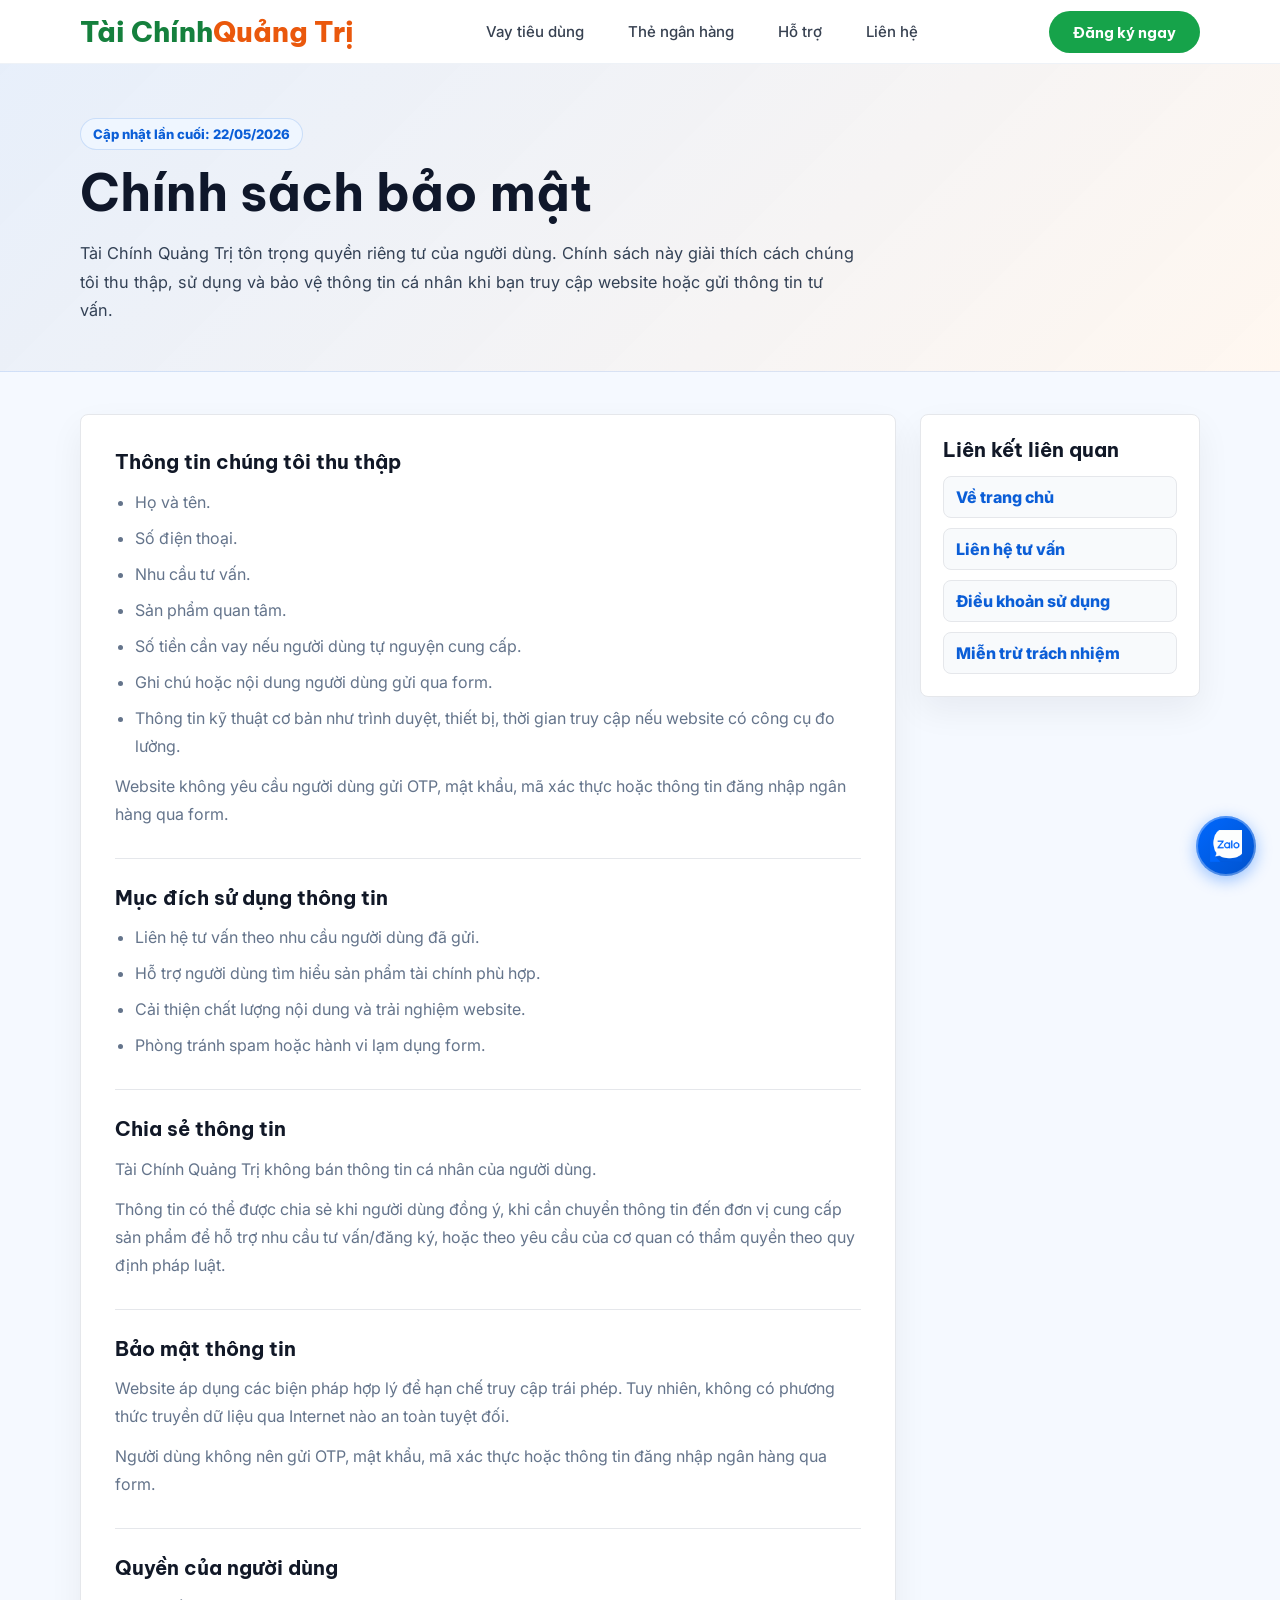
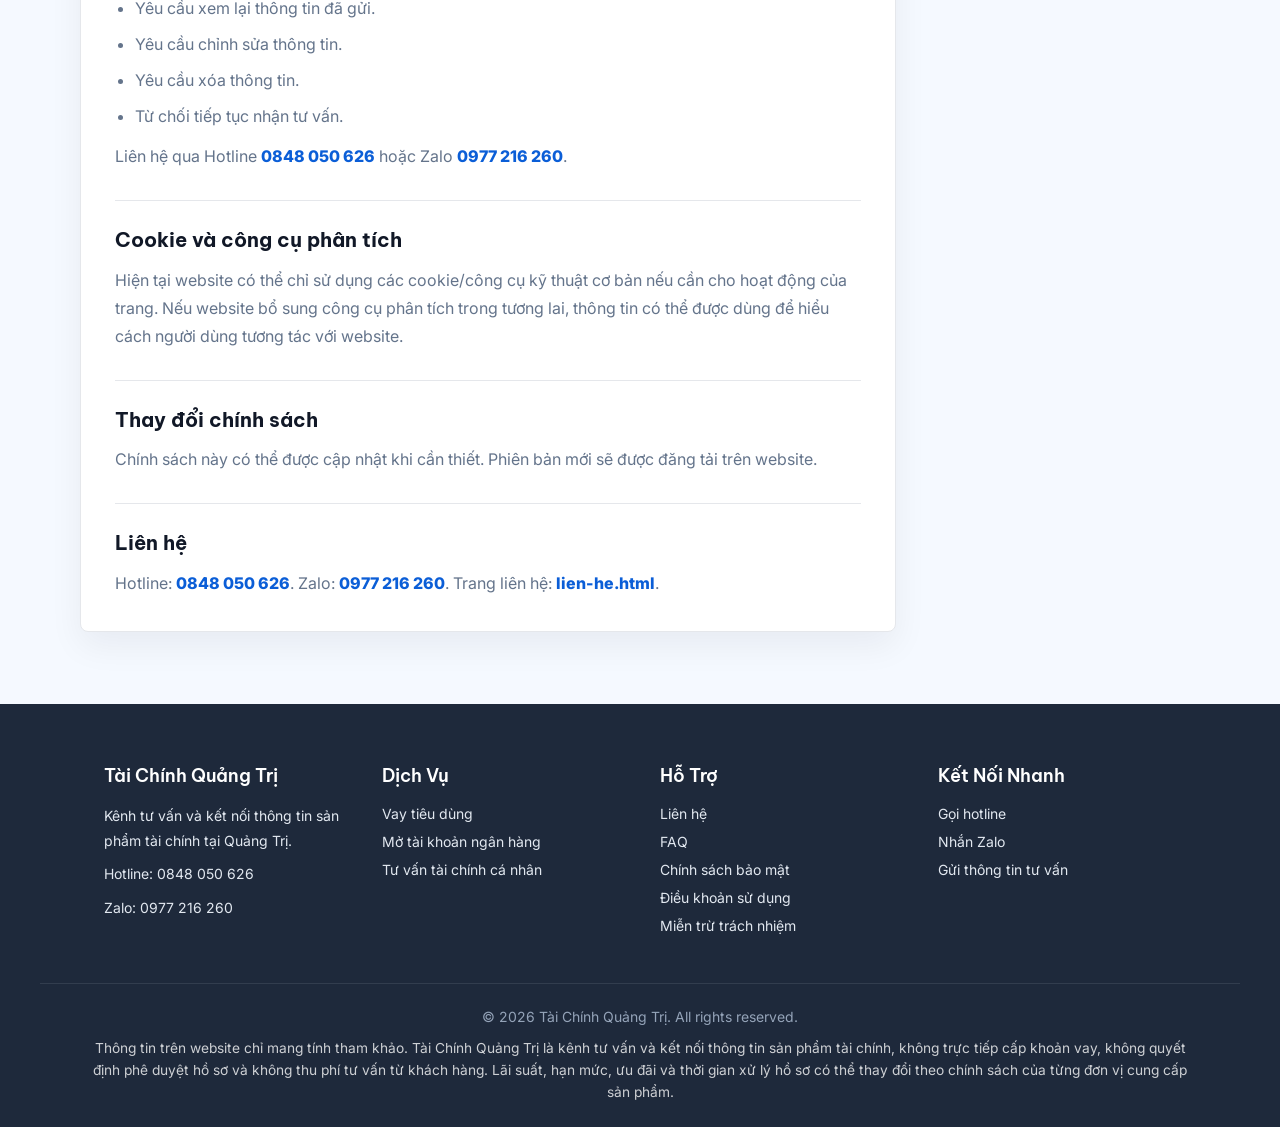
<file: chinh-sach-bao-mat.html>
﻿<!doctype html>
<html lang="vi">

<head>
  <meta charset="UTF-8" />
  <meta name="viewport" content="width=device-width, initial-scale=1.0" />
  <title>Chính Sách Bảo Mật | Tài Chính Quảng Trị</title>
  <meta name="description" content="Tìm hiểu cách Tài Chính Quảng Trị thu thập, sử dụng và bảo vệ thông tin cá nhân khi người dùng gửi form tư vấn." />
  <link rel="canonical" href="https://taichinhquangtri.vercel.app/chinh-sach-bao-mat.html" />
  <meta name="robots" content="index,follow,max-snippet:-1,max-image-preview:large" />
  <meta name="theme-color" content="#0b5ed7" />
  <meta property="og:type" content="website" />
  <meta property="og:locale" content="vi_VN" />
  <meta property="og:site_name" content="Tài Chính Quảng Trị" />
  <meta property="og:url" content="https://taichinhquangtri.vercel.app/chinh-sach-bao-mat.html" />
  <meta property="og:title" content="Chính Sách Bảo Mật | Tài Chính Quảng Trị" />
  <meta property="og:description" content="Tìm hiểu cách Tài Chính Quảng Trị thu thập, sử dụng và bảo vệ thông tin cá nhân khi người dùng gửi form tư vấn." />
  <meta property="og:image" content="https://taichinhquangtri.vercel.app/images/icontren.png" />
  <meta name="twitter:card" content="summary_large_image" />
  <meta name="twitter:title" content="Chính Sách Bảo Mật | Tài Chính Quảng Trị" />
  <meta name="twitter:description" content="Tìm hiểu cách Tài Chính Quảng Trị thu thập, sử dụng và bảo vệ thông tin cá nhân khi người dùng gửi form tư vấn." />
  <meta name="twitter:image" content="https://taichinhquangtri.vercel.app/images/icontren.png" />
  <link href="https://fonts.googleapis.com/css2?family=Be+Vietnam+Pro:wght@400;600;700;800&family=Inter:wght@400;500;600&display=swap" rel="stylesheet" />
  <link rel="stylesheet" href="css/style.css" />
  <script defer src="js/script.js"></script>
</head>

<body>
  <header id="topbar">
    <div class="topbar-inner">
      <a class="logo" href="index.html" aria-label="Tài Chính Quảng Trị - về trang chủ">
        <span class="logo-green">Tài Chính</span><span class="logo-orange"> Quảng Trị</span>
      </a>
      <nav class="nav-tabs" id="nav-tabs" aria-label="Điều hướng chính">
        <a class="tab-btn" data-page="loan" href="vay-tieu-dung.html">Vay tiêu dùng</a>
        <a class="tab-btn" data-page="bank" href="the-ngan-hang.html">Thẻ ngân hàng</a>
        <a class="tab-btn" data-page="support" href="faq.html">Hỗ trợ</a>
        <a class="tab-btn" data-page="contact" href="lien-he.html">Liên hệ</a>
      </nav>
      <div class="topbar-right">
        <button class="btn-cta liquid-glass" type="button" onclick="handleHeaderCta(event)">Đăng ký ngay</button>
        <button class="hamburger" id="hamburger" type="button" onclick="toggleMobileMenu()" aria-label="Mở menu điều hướng" aria-controls="mobile-menu" aria-expanded="false">
          <span></span><span></span><span></span>
        </button>
      </div>
    </div>
    <div class="mobile-menu" id="mobile-menu">
      <a class="tab-btn" data-page="loan" href="vay-tieu-dung.html">Vay tiêu dùng</a>
      <a class="tab-btn" data-page="bank" href="the-ngan-hang.html">Thẻ ngân hàng</a>
      <a class="tab-btn" data-page="support" href="faq.html">Hỗ trợ</a>
      <a class="tab-btn" data-page="contact" href="lien-he.html">Liên hệ</a>
      <button class="btn-cta nav-cta" type="button" onclick="handleHeaderCta(event); closeMobileMenu();">Đăng ký ngay</button>
    </div>
  </header>

  <div id="modal-overlay" class="modal-overlay" onclick="closeModalOnBackdrop(event)">
    <div class="modal-card modal-card-new animate-fade-rise">
      <button class="modal-close" type="button" onclick="closeModal()" aria-label="Đóng form tư vấn">×</button>
      <div class="form-header-new">
        <div class="fh-icon-wrapper"><span class="fh-icon">☎</span></div>
        <div class="fh-text"><h3>Đăng ký tư vấn miễn phí</h3><p>Điền thông tin, Tài Chính Quảng Trị sẽ liên hệ hỗ trợ tư vấn trong thời gian phù hợp.</p></div>
      </div>
      <form id="modal-form" class="quick-consult-form">
        <div class="form-row">
          <div class="form-group-new"><label for="mf-name">Họ và tên <span class="text-red">*</span></label><div class="input-wrapper"><input type="text" id="mf-name" placeholder="Nhập họ và tên" autocomplete="name" required /></div></div>
          <div class="form-group-new"><label for="mf-phone">Số điện thoại <span class="text-red">*</span></label><div class="input-wrapper"><input type="tel" id="mf-phone" placeholder="Nhập số điện thoại" autocomplete="tel" required pattern="[0-9]{10}" maxlength="10" /></div></div>
        </div>
        <div class="form-group-new mt-3"><label for="mf-product">Nhu cầu tư vấn <span class="text-red">*</span></label><div class="input-wrapper"><select id="mf-product" required><option value="">-- Chọn nhu cầu --</option><option>Vay tiêu dùng</option><option>Mở tài khoản/thẻ ngân hàng</option><option>Cần tư vấn thêm</option></select></div></div>
        <p class="form-privacy-note">Thông tin của bạn chỉ được sử dụng để liên hệ tư vấn và được xử lý theo Chính sách bảo mật.</p>
        <label class="form-consent" for="mf-privacy">
          <input type="checkbox" id="mf-privacy" required />
          <span>Tôi đồng ý để Tài Chính Quảng Trị liên hệ tư vấn theo thông tin đã gửi và đã đọc <a href="chinh-sach-bao-mat.html">Chính sách bảo mật</a>.</span>
        </label>

        <button type="submit" class="btn-submit-new mt-4">Nhận tư vấn miễn phí</button>
      </form>
    </div>
  </div>
  <div id="zalo-qr-modal" class="modal-overlay" onclick="closeZaloQROnBackdrop(event)">
    <div class="modal-card qr-modal-card animate-fade-rise"><div class="modal-header"><h3>Quét mã QR Zalo</h3><button class="modal-close" type="button" onclick="closeZaloQR()">×</button></div><div class="qr-content"><img src="images/maianh.png" alt="Ảnh đại diện tư vấn viên" class="qr-avatar" loading="lazy" /><h4>Tài Chính Quảng Trị</h4><p class="qr-label">Liên hệ Zalo</p><img src="images/qrzalom.png" alt="Mã QR Zalo Tài Chính Quảng Trị" class="qr-image" loading="lazy" /><p class="qr-instruction">Mở Zalo và quét mã để gửi nhu cầu tư vấn.</p></div></div>
  </div>
  <div id="product-detail-modal" class="modal-overlay"><div class="product-detail-card animate-fade-rise" id="product-detail-content"></div></div>
  <div id="toast" class="toast"></div>

  <main class="legal-page">
    <section class="legal-hero">
      <div class="legal-shell">
        <p class="legal-updated">Cập nhật lần cuối: 22/05/2026</p>
        <h1>Chính sách bảo mật</h1>
        <p>Tài Chính Quảng Trị tôn trọng quyền riêng tư của người dùng. Chính sách này giải thích cách chúng tôi thu thập, sử dụng và bảo vệ thông tin cá nhân khi bạn truy cập website hoặc gửi thông tin tư vấn.</p>
      </div>
    </section>

    <div class="legal-shell legal-layout">
      <article class="legal-card">
        <section class="legal-section"><h2>Thông tin chúng tôi thu thập</h2><ul class="legal-list"><li>Họ và tên.</li><li>Số điện thoại.</li><li>Nhu cầu tư vấn.</li><li>Sản phẩm quan tâm.</li><li>Số tiền cần vay nếu người dùng tự nguyện cung cấp.</li><li>Ghi chú hoặc nội dung người dùng gửi qua form.</li><li>Thông tin kỹ thuật cơ bản như trình duyệt, thiết bị, thời gian truy cập nếu website có công cụ đo lường.</li></ul><p>Website không yêu cầu người dùng gửi OTP, mật khẩu, mã xác thực hoặc thông tin đăng nhập ngân hàng qua form.</p></section>
        <section class="legal-section"><h2>Mục đích sử dụng thông tin</h2><ul class="legal-list"><li>Liên hệ tư vấn theo nhu cầu người dùng đã gửi.</li><li>Hỗ trợ người dùng tìm hiểu sản phẩm tài chính phù hợp.</li><li>Cải thiện chất lượng nội dung và trải nghiệm website.</li><li>Phòng tránh spam hoặc hành vi lạm dụng form.</li></ul></section>
        <section class="legal-section"><h2>Chia sẻ thông tin</h2><p>Tài Chính Quảng Trị không bán thông tin cá nhân của người dùng.</p><p>Thông tin có thể được chia sẻ khi người dùng đồng ý, khi cần chuyển thông tin đến đơn vị cung cấp sản phẩm để hỗ trợ nhu cầu tư vấn/đăng ký, hoặc theo yêu cầu của cơ quan có thẩm quyền theo quy định pháp luật.</p></section>
        <section class="legal-section"><h2>Bảo mật thông tin</h2><p>Website áp dụng các biện pháp hợp lý để hạn chế truy cập trái phép. Tuy nhiên, không có phương thức truyền dữ liệu qua Internet nào an toàn tuyệt đối.</p><p>Người dùng không nên gửi OTP, mật khẩu, mã xác thực hoặc thông tin đăng nhập ngân hàng qua form.</p></section>
        <section class="legal-section"><h2>Quyền của người dùng</h2><ul class="legal-list"><li>Yêu cầu xem lại thông tin đã gửi.</li><li>Yêu cầu chỉnh sửa thông tin.</li><li>Yêu cầu xóa thông tin.</li><li>Từ chối tiếp tục nhận tư vấn.</li></ul><p>Liên hệ qua Hotline <a href="tel:0848050626">0848 050 626</a> hoặc Zalo <a href="https://zalo.me/0977216260">0977 216 260</a>.</p></section>
        <section class="legal-section"><h2>Cookie và công cụ phân tích</h2><p>Hiện tại website có thể chỉ sử dụng các cookie/công cụ kỹ thuật cơ bản nếu cần cho hoạt động của trang. Nếu website bổ sung công cụ phân tích trong tương lai, thông tin có thể được dùng để hiểu cách người dùng tương tác với website.</p></section>
        <section class="legal-section"><h2>Thay đổi chính sách</h2><p>Chính sách này có thể được cập nhật khi cần thiết. Phiên bản mới sẽ được đăng tải trên website.</p></section>
        <section class="legal-section"><h2>Liên hệ</h2><p>Hotline: <a href="tel:0848050626">0848 050 626</a>. Zalo: <a href="https://zalo.me/0977216260">0977 216 260</a>. Trang liên hệ: <a href="lien-he.html">lien-he.html</a>.</p></section>
      </article>
      <aside class="legal-note">
        <h2>Liên kết liên quan</h2>
        <div class="legal-cross-links"><a href="index.html">Về trang chủ</a><a href="lien-he.html">Liên hệ tư vấn</a><a href="dieu-khoan-su-dung.html">Điều khoản sử dụng</a><a href="mien-tru-trach-nhiem.html">Miễn trừ trách nhiệm</a></div>
      </aside>
    </div>
  </main>

  <footer id="site-footer">
    <div class="footer-content">
      <div class="footer-section"><h4>Tài Chính Quảng Trị</h4><p>Kênh tư vấn và kết nối thông tin sản phẩm tài chính tại Quảng Trị.</p><p><a href="tel:0848050626">Hotline: 0848 050 626</a></p><p><a href="https://zalo.me/0977216260">Zalo: 0977 216 260</a></p></div>
      <div class="footer-section"><h4>Dịch Vụ</h4><ul style="list-style: none; padding: 0"><li><a href="vay-tieu-dung.html">Vay tiêu dùng</a></li><li><a href="the-ngan-hang.html">Mở tài khoản ngân hàng</a></li><li><a href="lien-he.html">Tư vấn tài chính cá nhân</a></li></ul></div>
      <div class="footer-section"><h4>Hỗ Trợ</h4><ul style="list-style: none; padding: 0"><li><a href="lien-he.html">Liên hệ</a></li><li><a href="faq.html">FAQ</a></li><li><a href="chinh-sach-bao-mat.html">Chính sách bảo mật</a></li><li><a href="dieu-khoan-su-dung.html">Điều khoản sử dụng</a></li><li><a href="mien-tru-trach-nhiem.html">Miễn trừ trách nhiệm</a></li></ul></div>
      <div class="footer-section"><h4>Kết Nối Nhanh</h4><ul style="list-style: none; padding: 0"><li><a href="tel:0848050626">Gọi hotline</a></li><li><a href="https://zalo.me/0977216260">Nhắn Zalo</a></li><li><a href="lien-he.html">Gửi thông tin tư vấn</a></li></ul></div>
    </div>
    <div class="footer-bottom"><p>&copy; 2026 Tài Chính Quảng Trị. All rights reserved.</p><p class="footer-disclaimer">Thông tin trên website chỉ mang tính tham khảo. Tài Chính Quảng Trị là kênh tư vấn và kết nối thông tin sản phẩm tài chính, không trực tiếp cấp khoản vay, không quyết định phê duyệt hồ sơ và không thu phí tư vấn từ khách hàng. Lãi suất, hạn mức, ưu đãi và thời gian xử lý hồ sơ có thể thay đổi theo chính sách của từng đơn vị cung cấp sản phẩm.</p></div>
  </footer>

  <a class="zalo-bubble" href="https://zalo.me/0977216260" target="_blank" rel="noopener noreferrer" title="Zalo" aria-label="Nhan tin Zalo Tai Chinh Quang Tri"><img src="images/lgzalo.png" alt="Zalo" class="zalo-icon" loading="lazy" /></a>
</body>

</html>
</file>
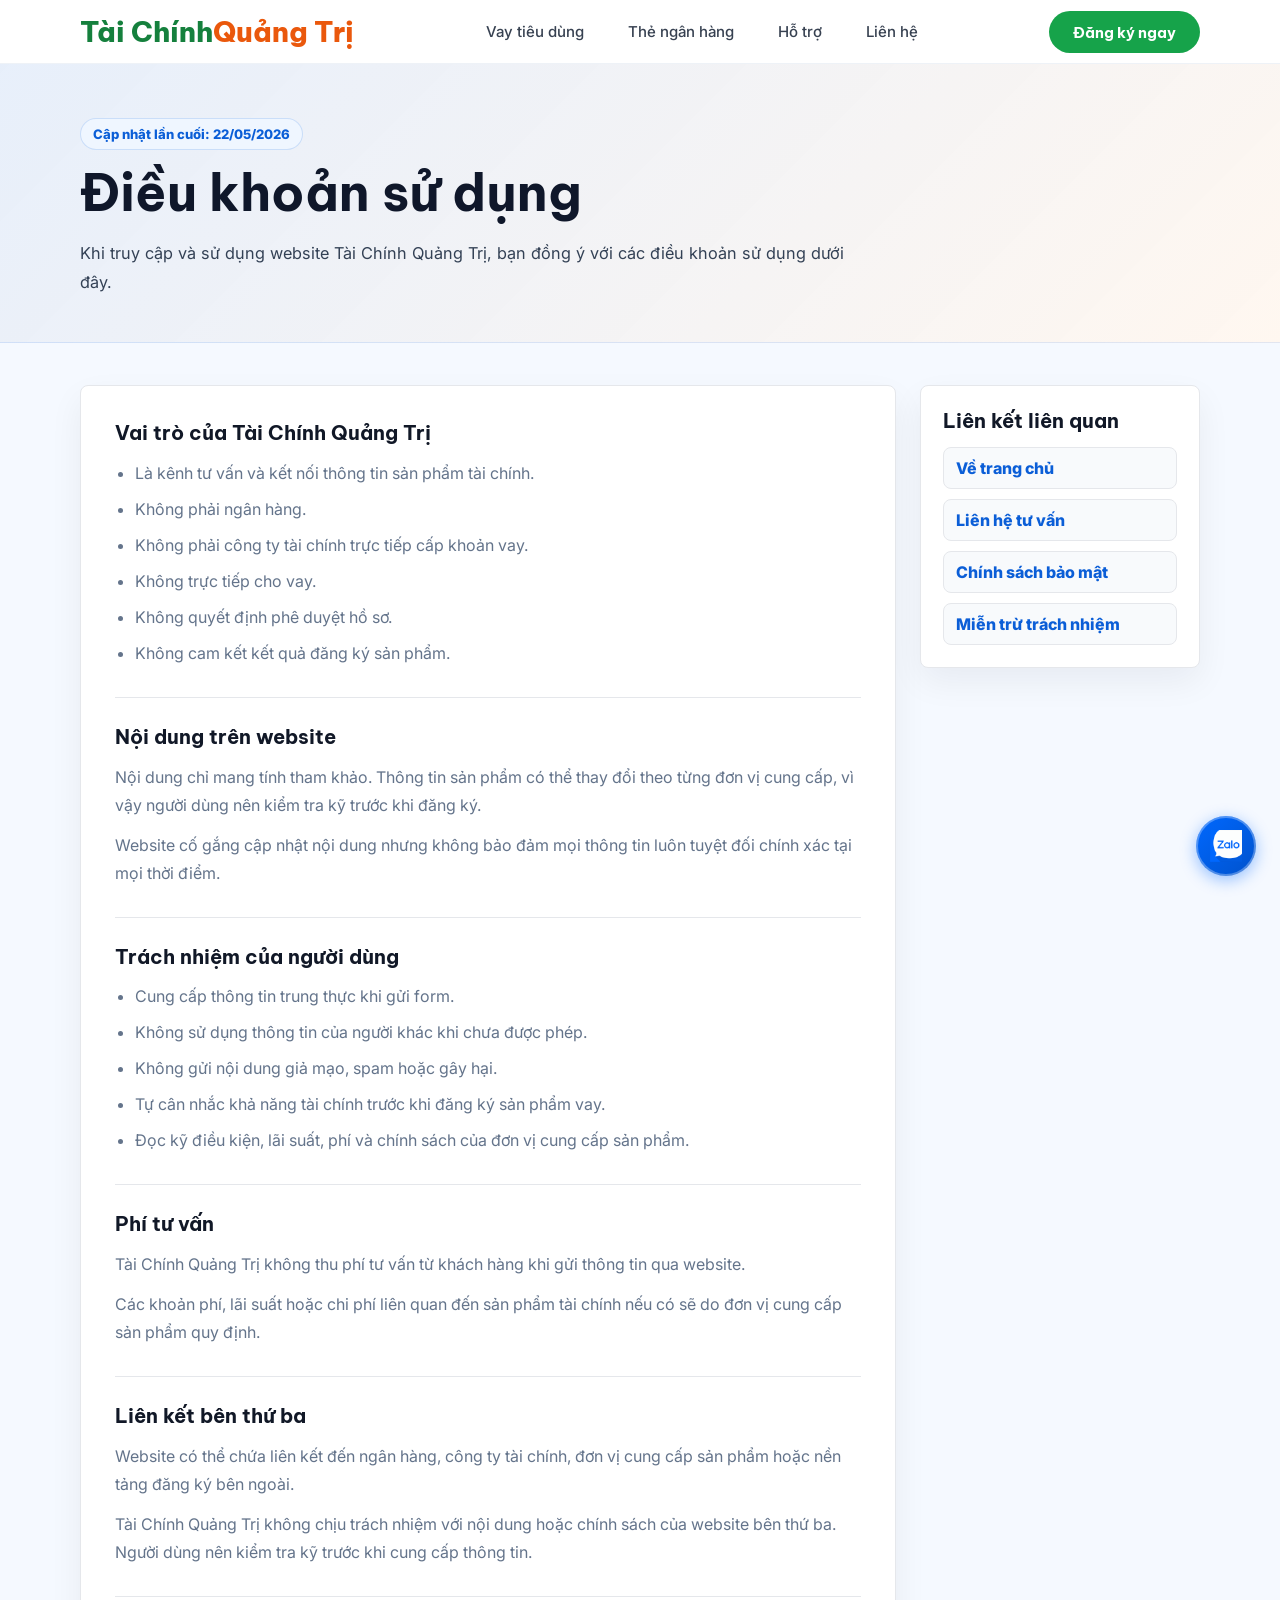
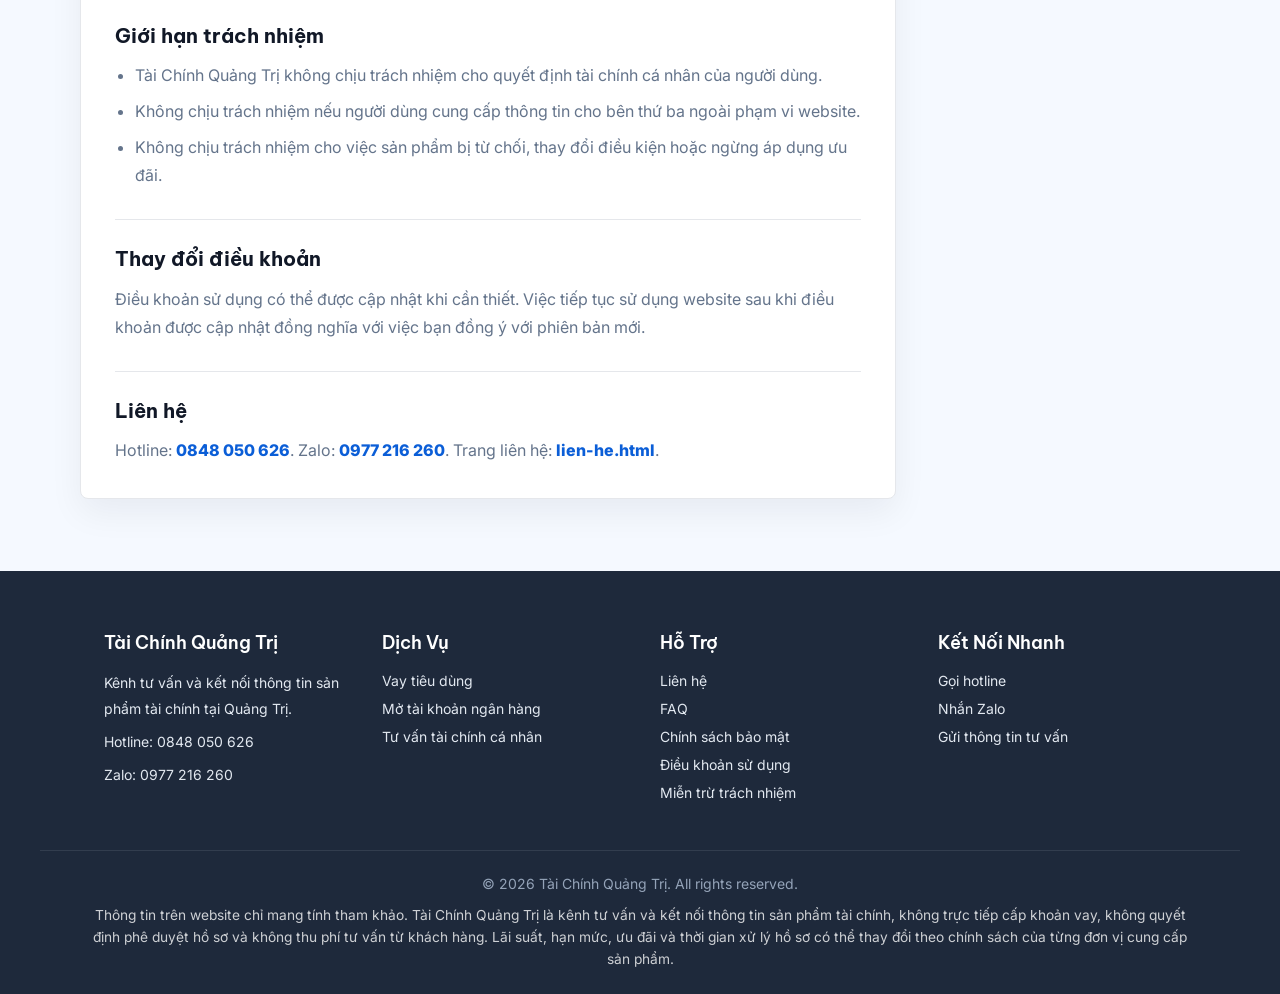
<file: dieu-khoan-su-dung.html>
﻿<!doctype html>
<html lang="vi">

<head>
  <meta charset="UTF-8" />
  <meta name="viewport" content="width=device-width, initial-scale=1.0" />
  <title>Điều Khoản Sử Dụng | Tài Chính Quảng Trị</title>
  <meta name="description" content="Điều khoản sử dụng website Tài Chính Quảng Trị, quy định về nội dung, vai trò tư vấn và trách nhiệm của người dùng." />
  <link rel="canonical" href="https://taichinhquangtri.vercel.app/dieu-khoan-su-dung.html" />
  <meta name="robots" content="index,follow,max-snippet:-1,max-image-preview:large" />
  <meta name="theme-color" content="#0b5ed7" />
  <meta property="og:type" content="website" />
  <meta property="og:locale" content="vi_VN" />
  <meta property="og:site_name" content="Tài Chính Quảng Trị" />
  <meta property="og:url" content="https://taichinhquangtri.vercel.app/dieu-khoan-su-dung.html" />
  <meta property="og:title" content="Điều Khoản Sử Dụng | Tài Chính Quảng Trị" />
  <meta property="og:description" content="Điều khoản sử dụng website Tài Chính Quảng Trị, quy định về nội dung, vai trò tư vấn và trách nhiệm của người dùng." />
  <meta property="og:image" content="https://taichinhquangtri.vercel.app/images/icontren.png" />
  <meta name="twitter:card" content="summary_large_image" />
  <meta name="twitter:title" content="Điều Khoản Sử Dụng | Tài Chính Quảng Trị" />
  <meta name="twitter:description" content="Điều khoản sử dụng website Tài Chính Quảng Trị, quy định về nội dung, vai trò tư vấn và trách nhiệm của người dùng." />
  <meta name="twitter:image" content="https://taichinhquangtri.vercel.app/images/icontren.png" />
  <link href="https://fonts.googleapis.com/css2?family=Be+Vietnam+Pro:wght@400;600;700;800&family=Inter:wght@400;500;600&display=swap" rel="stylesheet" />
  <link rel="stylesheet" href="css/style.css" />
  <script defer src="js/script.js"></script>
</head>

<body>
  <header id="topbar">
    <div class="topbar-inner">
      <a class="logo" href="index.html" aria-label="Tài Chính Quảng Trị - về trang chủ">
        <span class="logo-green">Tài Chính</span><span class="logo-orange"> Quảng Trị</span>
      </a>
      <nav class="nav-tabs" id="nav-tabs" aria-label="Điều hướng chính">
        <a class="tab-btn" data-page="loan" href="vay-tieu-dung.html">Vay tiêu dùng</a>
        <a class="tab-btn" data-page="bank" href="the-ngan-hang.html">Thẻ ngân hàng</a>
        <a class="tab-btn" data-page="support" href="faq.html">Hỗ trợ</a>
        <a class="tab-btn" data-page="contact" href="lien-he.html">Liên hệ</a>
      </nav>
      <div class="topbar-right">
        <button class="btn-cta liquid-glass" type="button" onclick="handleHeaderCta(event)">Đăng ký ngay</button>
        <button class="hamburger" id="hamburger" type="button" onclick="toggleMobileMenu()" aria-label="Mở menu điều hướng" aria-controls="mobile-menu" aria-expanded="false">
          <span></span><span></span><span></span>
        </button>
      </div>
    </div>
    <div class="mobile-menu" id="mobile-menu">
      <a class="tab-btn" data-page="loan" href="vay-tieu-dung.html">Vay tiêu dùng</a>
      <a class="tab-btn" data-page="bank" href="the-ngan-hang.html">Thẻ ngân hàng</a>
      <a class="tab-btn" data-page="support" href="faq.html">Hỗ trợ</a>
      <a class="tab-btn" data-page="contact" href="lien-he.html">Liên hệ</a>
      <button class="btn-cta nav-cta" type="button" onclick="handleHeaderCta(event); closeMobileMenu();">Đăng ký ngay</button>
    </div>
  </header>

  <div id="modal-overlay" class="modal-overlay" onclick="closeModalOnBackdrop(event)"><div class="modal-card modal-card-new animate-fade-rise"><button class="modal-close" type="button" onclick="closeModal()" aria-label="Đóng form tư vấn">×</button><div class="form-header-new"><div class="fh-icon-wrapper"><span class="fh-icon">☎</span></div><div class="fh-text"><h3>Đăng ký tư vấn miễn phí</h3><p>Điền thông tin, Tài Chính Quảng Trị sẽ liên hệ hỗ trợ tư vấn trong thời gian phù hợp.</p></div></div><form id="modal-form" class="quick-consult-form"><div class="form-row"><div class="form-group-new"><label for="mf-name">Họ và tên <span class="text-red">*</span></label><div class="input-wrapper"><input type="text" id="mf-name" placeholder="Nhập họ và tên" autocomplete="name" required /></div></div><div class="form-group-new"><label for="mf-phone">Số điện thoại <span class="text-red">*</span></label><div class="input-wrapper"><input type="tel" id="mf-phone" placeholder="Nhập số điện thoại" autocomplete="tel" required pattern="[0-9]{10}" maxlength="10" /></div></div></div><div class="form-group-new mt-3"><label for="mf-product">Nhu cầu tư vấn <span class="text-red">*</span></label><div class="input-wrapper"><select id="mf-product" required><option value="">-- Chọn nhu cầu --</option><option>Vay tiêu dùng</option><option>Mở tài khoản/thẻ ngân hàng</option><option>Cần tư vấn thêm</option></select></div></div><p class="form-privacy-note">Thông tin của bạn chỉ được sử dụng để liên hệ tư vấn và được xử lý theo Chính sách bảo mật.</p>
        <label class="form-consent" for="mf-privacy">
          <input type="checkbox" id="mf-privacy" required />
          <span>Tôi đồng ý để Tài Chính Quảng Trị liên hệ tư vấn theo thông tin đã gửi và đã đọc <a href="chinh-sach-bao-mat.html">Chính sách bảo mật</a>.</span>
        </label>
<button type="submit" class="btn-submit-new mt-4">Nhận tư vấn miễn phí</button></form></div></div>
  <div id="zalo-qr-modal" class="modal-overlay" onclick="closeZaloQROnBackdrop(event)"><div class="modal-card qr-modal-card animate-fade-rise"><div class="modal-header"><h3>Quét mã QR Zalo</h3><button class="modal-close" type="button" onclick="closeZaloQR()">×</button></div><div class="qr-content"><img src="images/maianh.png" alt="Ảnh đại diện tư vấn viên" class="qr-avatar" loading="lazy" /><h4>Tài Chính Quảng Trị</h4><p class="qr-label">Liên hệ Zalo</p><img src="images/qrzalom.png" alt="Mã QR Zalo Tài Chính Quảng Trị" class="qr-image" loading="lazy" /><p class="qr-instruction">Mở Zalo và quét mã để gửi nhu cầu tư vấn.</p></div></div></div>
  <div id="product-detail-modal" class="modal-overlay"><div class="product-detail-card animate-fade-rise" id="product-detail-content"></div></div><div id="toast" class="toast"></div>

  <main class="legal-page">
    <section class="legal-hero"><div class="legal-shell"><p class="legal-updated">Cập nhật lần cuối: 22/05/2026</p><h1>Điều khoản sử dụng</h1><p>Khi truy cập và sử dụng website Tài Chính Quảng Trị, bạn đồng ý với các điều khoản sử dụng dưới đây.</p></div></section>
    <div class="legal-shell legal-layout">
      <article class="legal-card">
        <section class="legal-section"><h2>Vai trò của Tài Chính Quảng Trị</h2><ul class="legal-list"><li>Là kênh tư vấn và kết nối thông tin sản phẩm tài chính.</li><li>Không phải ngân hàng.</li><li>Không phải công ty tài chính trực tiếp cấp khoản vay.</li><li>Không trực tiếp cho vay.</li><li>Không quyết định phê duyệt hồ sơ.</li><li>Không cam kết kết quả đăng ký sản phẩm.</li></ul></section>
        <section class="legal-section"><h2>Nội dung trên website</h2><p>Nội dung chỉ mang tính tham khảo. Thông tin sản phẩm có thể thay đổi theo từng đơn vị cung cấp, vì vậy người dùng nên kiểm tra kỹ trước khi đăng ký.</p><p>Website cố gắng cập nhật nội dung nhưng không bảo đảm mọi thông tin luôn tuyệt đối chính xác tại mọi thời điểm.</p></section>
        <section class="legal-section"><h2>Trách nhiệm của người dùng</h2><ul class="legal-list"><li>Cung cấp thông tin trung thực khi gửi form.</li><li>Không sử dụng thông tin của người khác khi chưa được phép.</li><li>Không gửi nội dung giả mạo, spam hoặc gây hại.</li><li>Tự cân nhắc khả năng tài chính trước khi đăng ký sản phẩm vay.</li><li>Đọc kỹ điều kiện, lãi suất, phí và chính sách của đơn vị cung cấp sản phẩm.</li></ul></section>
        <section class="legal-section"><h2>Phí tư vấn</h2><p>Tài Chính Quảng Trị không thu phí tư vấn từ khách hàng khi gửi thông tin qua website.</p><p>Các khoản phí, lãi suất hoặc chi phí liên quan đến sản phẩm tài chính nếu có sẽ do đơn vị cung cấp sản phẩm quy định.</p></section>
        <section class="legal-section"><h2>Liên kết bên thứ ba</h2><p>Website có thể chứa liên kết đến ngân hàng, công ty tài chính, đơn vị cung cấp sản phẩm hoặc nền tảng đăng ký bên ngoài.</p><p>Tài Chính Quảng Trị không chịu trách nhiệm với nội dung hoặc chính sách của website bên thứ ba. Người dùng nên kiểm tra kỹ trước khi cung cấp thông tin.</p></section>
        <section class="legal-section"><h2>Giới hạn trách nhiệm</h2><ul class="legal-list"><li>Tài Chính Quảng Trị không chịu trách nhiệm cho quyết định tài chính cá nhân của người dùng.</li><li>Không chịu trách nhiệm nếu người dùng cung cấp thông tin cho bên thứ ba ngoài phạm vi website.</li><li>Không chịu trách nhiệm cho việc sản phẩm bị từ chối, thay đổi điều kiện hoặc ngừng áp dụng ưu đãi.</li></ul></section>
        <section class="legal-section"><h2>Thay đổi điều khoản</h2><p>Điều khoản sử dụng có thể được cập nhật khi cần thiết. Việc tiếp tục sử dụng website sau khi điều khoản được cập nhật đồng nghĩa với việc bạn đồng ý với phiên bản mới.</p></section>
        <section class="legal-section"><h2>Liên hệ</h2><p>Hotline: <a href="tel:0848050626">0848 050 626</a>. Zalo: <a href="https://zalo.me/0977216260">0977 216 260</a>. Trang liên hệ: <a href="lien-he.html">lien-he.html</a>.</p></section>
      </article>
      <aside class="legal-note"><h2>Liên kết liên quan</h2><div class="legal-cross-links"><a href="index.html">Về trang chủ</a><a href="lien-he.html">Liên hệ tư vấn</a><a href="chinh-sach-bao-mat.html">Chính sách bảo mật</a><a href="mien-tru-trach-nhiem.html">Miễn trừ trách nhiệm</a></div></aside>
    </div>
  </main>

  <footer id="site-footer"><div class="footer-content"><div class="footer-section"><h4>Tài Chính Quảng Trị</h4><p>Kênh tư vấn và kết nối thông tin sản phẩm tài chính tại Quảng Trị.</p><p><a href="tel:0848050626">Hotline: 0848 050 626</a></p><p><a href="https://zalo.me/0977216260">Zalo: 0977 216 260</a></p></div><div class="footer-section"><h4>Dịch Vụ</h4><ul style="list-style: none; padding: 0"><li><a href="vay-tieu-dung.html">Vay tiêu dùng</a></li><li><a href="the-ngan-hang.html">Mở tài khoản ngân hàng</a></li><li><a href="lien-he.html">Tư vấn tài chính cá nhân</a></li></ul></div><div class="footer-section"><h4>Hỗ Trợ</h4><ul style="list-style: none; padding: 0"><li><a href="lien-he.html">Liên hệ</a></li><li><a href="faq.html">FAQ</a></li><li><a href="chinh-sach-bao-mat.html">Chính sách bảo mật</a></li><li><a href="dieu-khoan-su-dung.html">Điều khoản sử dụng</a></li><li><a href="mien-tru-trach-nhiem.html">Miễn trừ trách nhiệm</a></li></ul></div><div class="footer-section"><h4>Kết Nối Nhanh</h4><ul style="list-style: none; padding: 0"><li><a href="tel:0848050626">Gọi hotline</a></li><li><a href="https://zalo.me/0977216260">Nhắn Zalo</a></li><li><a href="lien-he.html">Gửi thông tin tư vấn</a></li></ul></div></div><div class="footer-bottom"><p>&copy; 2026 Tài Chính Quảng Trị. All rights reserved.</p><p class="footer-disclaimer">Thông tin trên website chỉ mang tính tham khảo. Tài Chính Quảng Trị là kênh tư vấn và kết nối thông tin sản phẩm tài chính, không trực tiếp cấp khoản vay, không quyết định phê duyệt hồ sơ và không thu phí tư vấn từ khách hàng. Lãi suất, hạn mức, ưu đãi và thời gian xử lý hồ sơ có thể thay đổi theo chính sách của từng đơn vị cung cấp sản phẩm.</p></div></footer>
  <a class="zalo-bubble" href="https://zalo.me/0977216260" target="_blank" rel="noopener noreferrer" title="Zalo" aria-label="Nhan tin Zalo Tai Chinh Quang Tri"><img src="images/lgzalo.png" alt="Zalo" class="zalo-icon" loading="lazy" /></a>
</body>

</html>
</file>
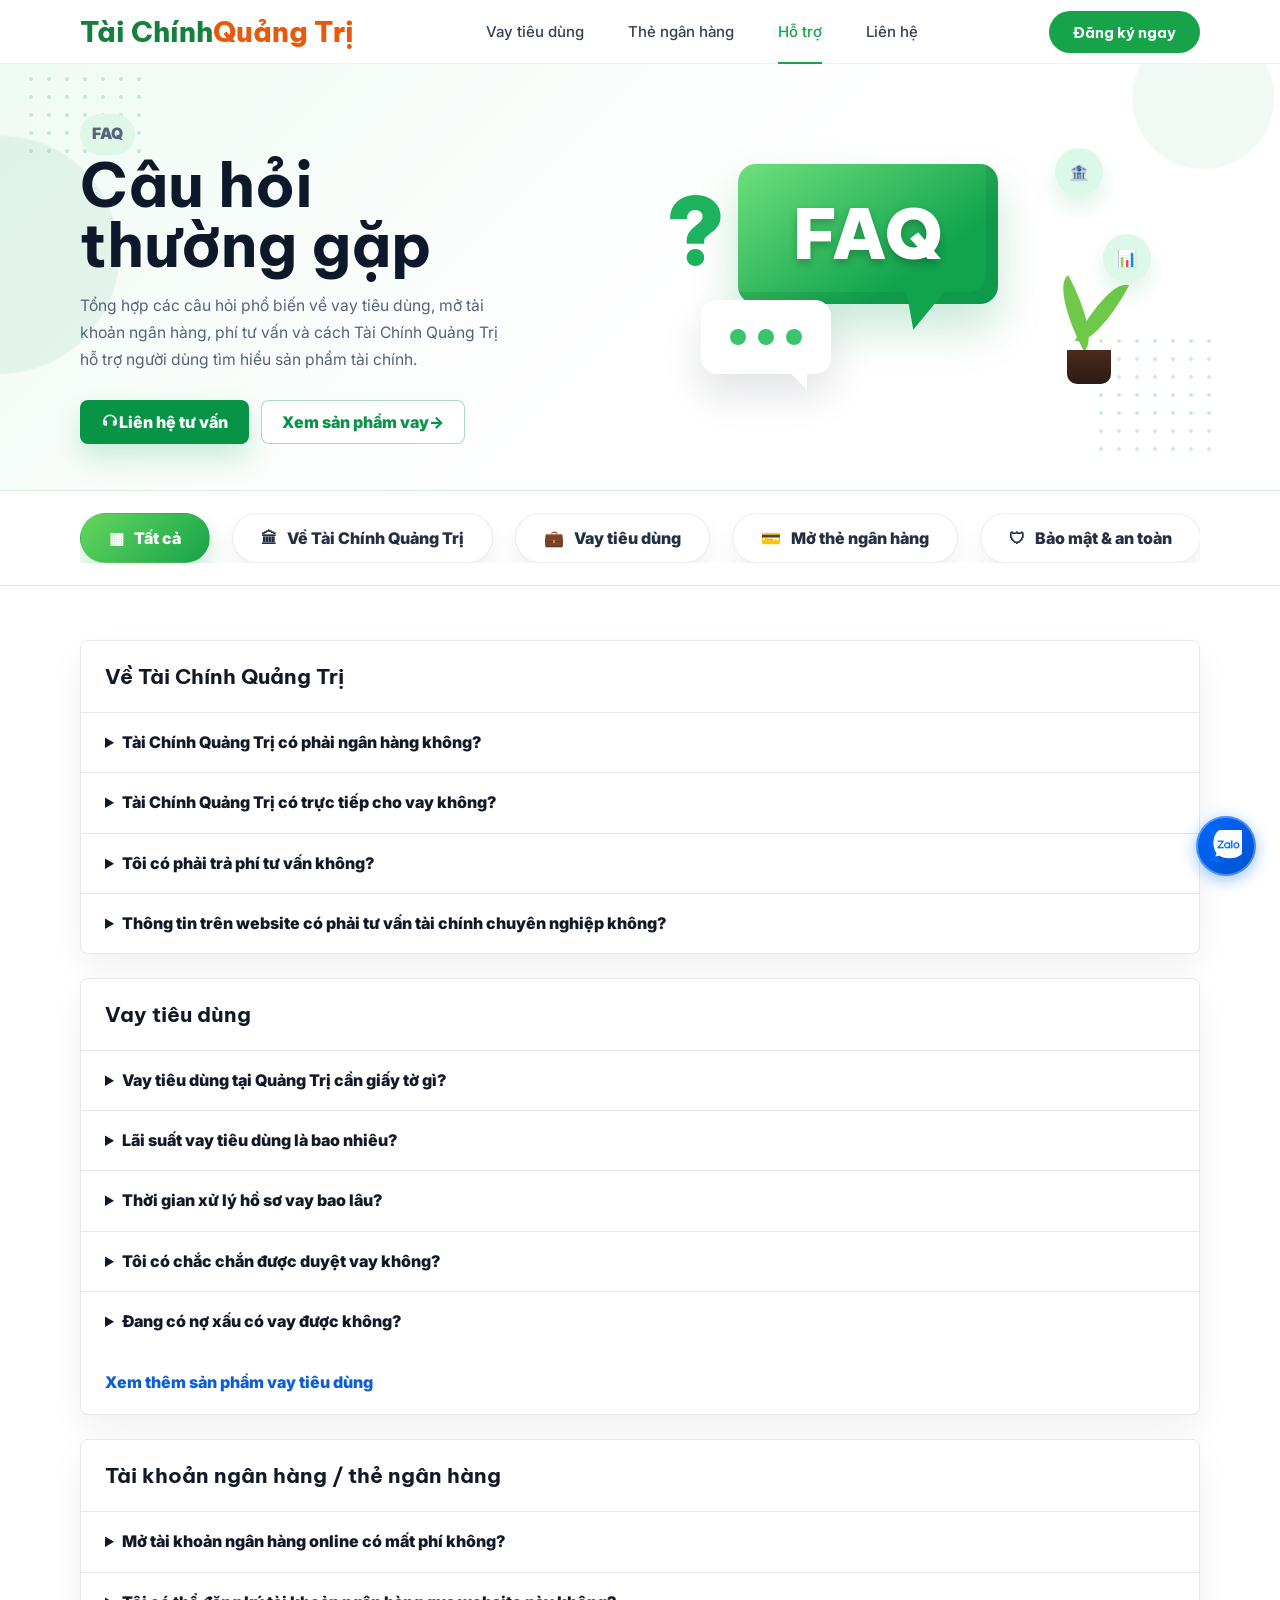
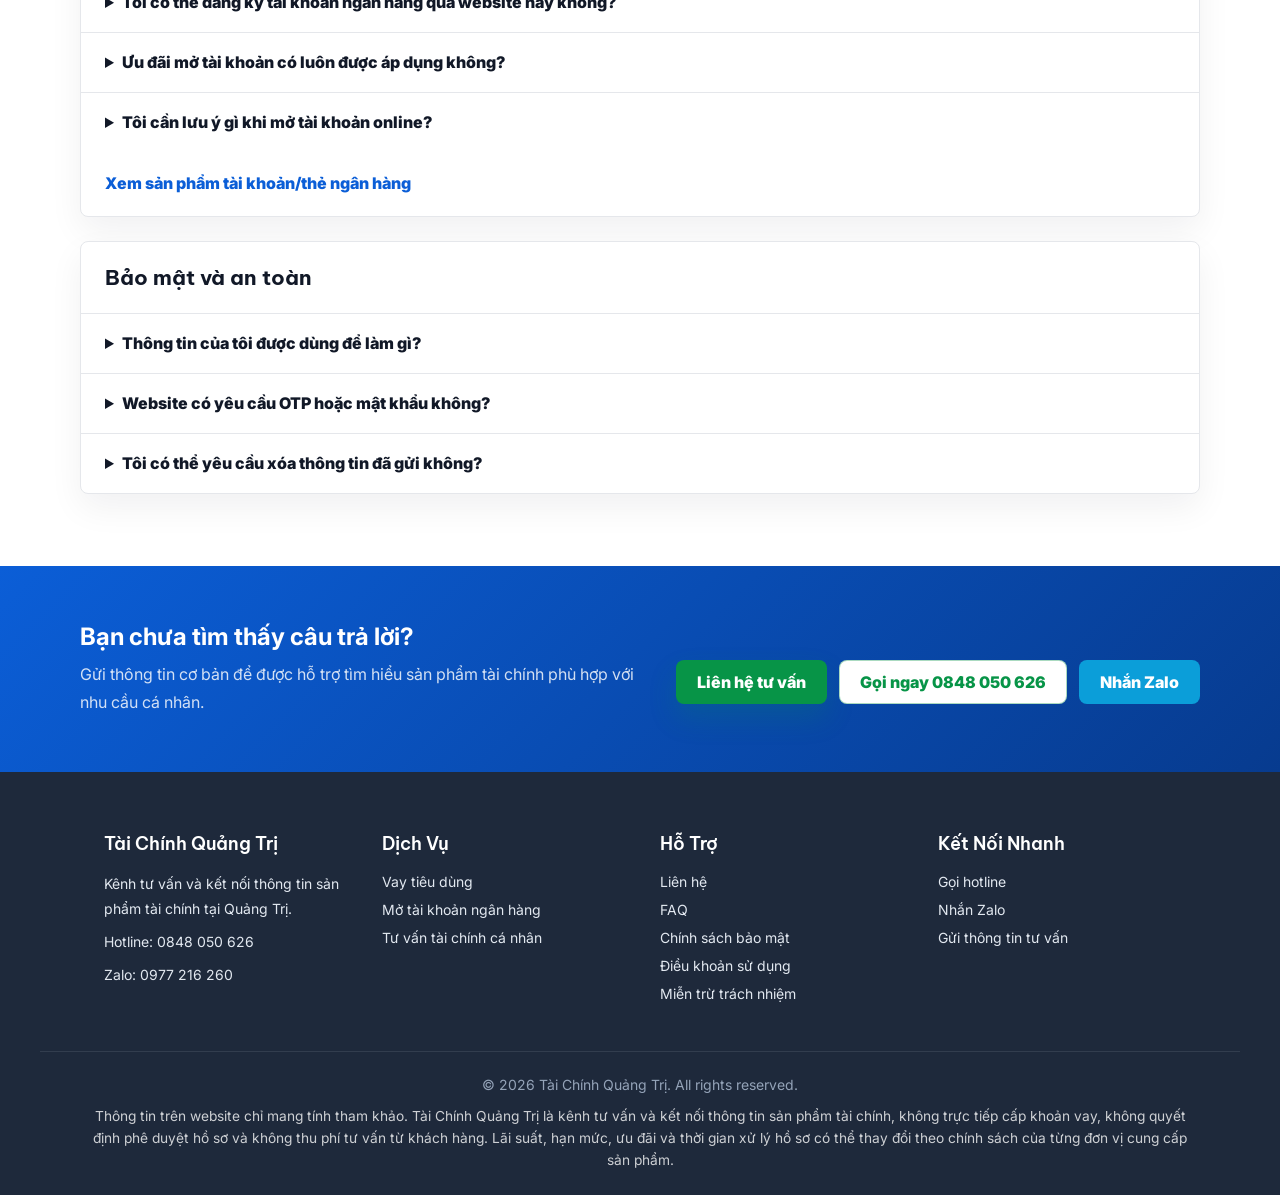
<file: faq.html>
﻿<!doctype html>
<html lang="vi">

<head>
  <meta charset="UTF-8" />
  <meta name="viewport" content="width=device-width, initial-scale=1.0" />
  <title>Câu Hỏi Thường Gặp | Tài Chính Quảng Trị</title>
  <meta name="description" content="Giải đáp câu hỏi thường gặp về vay tiêu dùng, mở tài khoản ngân hàng, phí tư vấn và vai trò của Tài Chính Quảng Trị." />
  <link rel="canonical" href="https://taichinhquangtri.vercel.app/faq.html" />
  <meta name="robots" content="index,follow,max-snippet:-1,max-image-preview:large" />
  <meta name="theme-color" content="#0b5ed7" />
  <meta property="og:type" content="website" />
  <meta property="og:locale" content="vi_VN" />
  <meta property="og:site_name" content="Tài Chính Quảng Trị" />
  <meta property="og:url" content="https://taichinhquangtri.vercel.app/faq.html" />
  <meta property="og:title" content="Câu Hỏi Thường Gặp | Tài Chính Quảng Trị" />
  <meta property="og:description" content="Giải đáp câu hỏi thường gặp về vay tiêu dùng, mở tài khoản ngân hàng, phí tư vấn và vai trò của Tài Chính Quảng Trị." />
  <meta property="og:image" content="https://taichinhquangtri.vercel.app/images/icontren.png" />
  <meta name="twitter:card" content="summary_large_image" />
  <meta name="twitter:title" content="Câu Hỏi Thường Gặp | Tài Chính Quảng Trị" />
  <meta name="twitter:description" content="Giải đáp câu hỏi thường gặp về vay tiêu dùng, mở tài khoản ngân hàng, phí tư vấn và vai trò của Tài Chính Quảng Trị." />
  <meta name="twitter:image" content="https://taichinhquangtri.vercel.app/images/icontren.png" />
  <script type="application/ld+json">
  {
    "@context": "https://schema.org",
    "@type": "FAQPage",
    "mainEntity": [
      {"@type":"Question","name":"Tài Chính Quảng Trị có phải ngân hàng không?","acceptedAnswer":{"@type":"Answer","text":"Không. Tài Chính Quảng Trị là kênh tư vấn và kết nối thông tin sản phẩm tài chính, không phải ngân hàng và không trực tiếp cung cấp khoản vay hoặc tài khoản ngân hàng."}},
      {"@type":"Question","name":"Tài Chính Quảng Trị có trực tiếp cho vay không?","acceptedAnswer":{"@type":"Answer","text":"Không. Website không trực tiếp cấp khoản vay, không giải ngân tiền và không quyết định phê duyệt hồ sơ. Kết quả xử lý phụ thuộc vào đơn vị cung cấp sản phẩm."}},
      {"@type":"Question","name":"Tôi có phải trả phí tư vấn không?","acceptedAnswer":{"@type":"Answer","text":"Không. Khách hàng không phải trả phí tư vấn khi gửi thông tin qua website."}},
      {"@type":"Question","name":"Thông tin trên website có phải tư vấn tài chính chuyên nghiệp không?","acceptedAnswer":{"@type":"Answer","text":"Không. Nội dung trên website chỉ mang tính tham khảo, giúp người dùng tìm hiểu thông tin ban đầu. Người dùng nên tự cân nhắc và kiểm tra kỹ thông tin trước khi đăng ký sản phẩm."}},
      {"@type":"Question","name":"Vay tiêu dùng tại Quảng Trị cần giấy tờ gì?","acceptedAnswer":{"@type":"Answer","text":"Thông thường khách hàng cần CCCD và thông tin cá nhân cơ bản. Tùy từng sản phẩm, đơn vị cung cấp có thể yêu cầu thêm thông tin thu nhập hoặc giấy tờ liên quan."}},
      {"@type":"Question","name":"Lãi suất vay tiêu dùng là bao nhiêu?","acceptedAnswer":{"@type":"Answer","text":"Lãi suất có thể thay đổi theo từng sản phẩm, thời điểm và hồ sơ khách hàng. Người dùng nên kiểm tra thông tin cụ thể trước khi đăng ký."}},
      {"@type":"Question","name":"Thời gian xử lý hồ sơ vay bao lâu?","acceptedAnswer":{"@type":"Answer","text":"Thời gian xử lý phụ thuộc vào từng đơn vị cung cấp sản phẩm và tình trạng hồ sơ của khách hàng."}},
      {"@type":"Question","name":"Tôi có chắc chắn được duyệt vay không?","acceptedAnswer":{"@type":"Answer","text":"Không có cam kết chắc chắn. Việc phê duyệt hồ sơ phụ thuộc vào điều kiện, quy định và đánh giá của từng đơn vị cung cấp sản phẩm."}},
      {"@type":"Question","name":"Đang có nợ xấu có vay được không?","acceptedAnswer":{"@type":"Answer","text":"Khả năng đăng ký phụ thuộc vào chính sách của từng đơn vị cung cấp sản phẩm và tình trạng hồ sơ cụ thể. Người dùng nên trao đổi để được kiểm tra thông tin phù hợp."}},
      {"@type":"Question","name":"Mở tài khoản ngân hàng online có mất phí không?","acceptedAnswer":{"@type":"Answer","text":"Phí mở tài khoản, phí duy trì hoặc các loại phí khác phụ thuộc vào chính sách từng ngân hàng. Người dùng nên kiểm tra thông tin chính thức trước khi đăng ký."}},
      {"@type":"Question","name":"Tôi có thể đăng ký tài khoản ngân hàng qua website này không?","acceptedAnswer":{"@type":"Answer","text":"Nếu sản phẩm có link đăng ký riêng, bạn có thể bấm để chuyển đến trang đăng ký. Nếu cần hỗ trợ, bạn có thể gửi thông tin để được tư vấn."}},
      {"@type":"Question","name":"Ưu đãi mở tài khoản có luôn được áp dụng không?","acceptedAnswer":{"@type":"Answer","text":"Không phải mọi ưu đãi đều áp dụng cho tất cả người dùng. Điều kiện nhận ưu đãi phụ thuộc vào chính sách từng ngân hàng và từng thời điểm."}},
      {"@type":"Question","name":"Tôi cần lưu ý gì khi mở tài khoản online?","acceptedAnswer":{"@type":"Answer","text":"Không chia sẻ OTP, mật khẩu, mã xác thực hoặc thông tin đăng nhập ngân hàng cho bất kỳ ai. Nên đọc kỹ điều khoản trước khi đăng ký."}},
      {"@type":"Question","name":"Thông tin của tôi được dùng để làm gì?","acceptedAnswer":{"@type":"Answer","text":"Thông tin được sử dụng để liên hệ tư vấn theo nhu cầu bạn đã gửi và được xử lý theo Chính sách bảo mật của website."}},
      {"@type":"Question","name":"Website có yêu cầu OTP hoặc mật khẩu không?","acceptedAnswer":{"@type":"Answer","text":"Không. Tài Chính Quảng Trị không yêu cầu khách hàng cung cấp OTP, mật khẩu, mã xác thực hoặc thông tin đăng nhập ngân hàng."}},
      {"@type":"Question","name":"Tôi có thể yêu cầu xóa thông tin đã gửi không?","acceptedAnswer":{"@type":"Answer","text":"Có. Bạn có thể liên hệ Hotline hoặc Zalo để yêu cầu chỉnh sửa hoặc xóa thông tin đã gửi."}}
    ]
  }
  </script>
  <link href="https://fonts.googleapis.com/css2?family=Be+Vietnam+Pro:wght@400;600;700;800&family=Inter:wght@400;500;600&display=swap" rel="stylesheet" />
  <link rel="stylesheet" href="css/style.css" />
  <script defer src="js/script.js"></script>
</head>

<body>
  <header id="topbar">
    <div class="topbar-inner">
      <a class="logo" href="index.html" aria-label="Tài Chính Quảng Trị - về trang chủ">
        <span class="logo-green">Tài Chính</span><span class="logo-orange"> Quảng Trị</span>
      </a>
      <nav class="nav-tabs" id="nav-tabs" aria-label="Điều hướng chính">
        <a class="tab-btn" data-page="loan" href="vay-tieu-dung.html">Vay tiêu dùng</a>
        <a class="tab-btn" data-page="bank" href="the-ngan-hang.html">Thẻ ngân hàng</a>
        <a class="tab-btn active" data-page="support" href="faq.html">Hỗ trợ</a>
        <a class="tab-btn" data-page="contact" href="lien-he.html">Liên hệ</a>
      </nav>
      <div class="topbar-right">
        <button class="btn-cta liquid-glass" type="button" onclick="handleHeaderCta(event)">Đăng ký ngay</button>
        <button class="hamburger" id="hamburger" type="button" onclick="toggleMobileMenu()" aria-label="Mở menu điều hướng" aria-controls="mobile-menu" aria-expanded="false">
          <span></span><span></span><span></span>
        </button>
      </div>
    </div>
    <div class="mobile-menu" id="mobile-menu">
      <a class="tab-btn" data-page="loan" href="vay-tieu-dung.html">Vay tiêu dùng</a>
      <a class="tab-btn" data-page="bank" href="the-ngan-hang.html">Thẻ ngân hàng</a>
      <a class="tab-btn active" data-page="support" href="faq.html">Hỗ trợ</a>
      <a class="tab-btn" data-page="contact" href="lien-he.html">Liên hệ</a>
      <button class="btn-cta nav-cta" type="button" onclick="handleHeaderCta(event); closeMobileMenu();">Đăng ký ngay</button>
    </div>
  </header>

  <div id="modal-overlay" class="modal-overlay" onclick="closeModalOnBackdrop(event)"><div class="modal-card modal-card-new animate-fade-rise"><button class="modal-close" type="button" onclick="closeModal()" aria-label="Đóng form tư vấn">×</button><div class="form-header-new"><div class="fh-icon-wrapper"><span class="fh-icon">☎</span></div><div class="fh-text"><h3>Đăng ký tư vấn miễn phí</h3><p>Điền thông tin, Tài Chính Quảng Trị sẽ liên hệ hỗ trợ tư vấn trong thời gian phù hợp.</p></div></div><form id="modal-form" class="quick-consult-form"><div class="form-row"><div class="form-group-new"><label for="mf-name">Họ và tên <span class="text-red">*</span></label><div class="input-wrapper"><input type="text" id="mf-name" placeholder="Nhập họ và tên" autocomplete="name" required /></div></div><div class="form-group-new"><label for="mf-phone">Số điện thoại <span class="text-red">*</span></label><div class="input-wrapper"><input type="tel" id="mf-phone" placeholder="Nhập số điện thoại" autocomplete="tel" required pattern="[0-9]{10}" maxlength="10" /></div></div></div><div class="form-group-new mt-3"><label for="mf-product">Nhu cầu tư vấn <span class="text-red">*</span></label><div class="input-wrapper"><select id="mf-product" required><option value="">-- Chọn nhu cầu --</option><option>Vay tiêu dùng</option><option>Mở tài khoản/thẻ ngân hàng</option><option>Cần tư vấn thêm</option></select></div></div><p class="form-privacy-note">Thông tin của bạn chỉ được sử dụng để liên hệ tư vấn và được xử lý theo Chính sách bảo mật.</p>
        <label class="form-consent" for="mf-privacy">
          <input type="checkbox" id="mf-privacy" required />
          <span>Tôi đồng ý để Tài Chính Quảng Trị liên hệ tư vấn theo thông tin đã gửi và đã đọc <a href="chinh-sach-bao-mat.html">Chính sách bảo mật</a>.</span>
        </label>
<button type="submit" class="btn-submit-new mt-4">Nhận tư vấn miễn phí</button></form></div></div>
  <div id="zalo-qr-modal" class="modal-overlay" onclick="closeZaloQROnBackdrop(event)"><div class="modal-card qr-modal-card animate-fade-rise"><div class="modal-header"><h3>Quét mã QR Zalo</h3><button class="modal-close" type="button" onclick="closeZaloQR()">×</button></div><div class="qr-content"><img src="images/maianh.png" alt="Ảnh đại diện tư vấn viên" class="qr-avatar" loading="lazy" /><h4>Tài Chính Quảng Trị</h4><p class="qr-label">Liên hệ Zalo</p><img src="images/qrzalom.png" alt="Mã QR Zalo Tài Chính Quảng Trị" class="qr-image" loading="lazy" /><p class="qr-instruction">Mở Zalo và quét mã để gửi nhu cầu tư vấn.</p></div></div></div>
  <div id="product-detail-modal" class="modal-overlay"><div class="product-detail-card animate-fade-rise" id="product-detail-content"></div></div><div id="toast" class="toast"></div>

  <main class="faq-page">
    <section class="faq-hero">
      <div class="faq-shell faq-hero__grid">
        <div class="faq-hero__content">
          <p class="faq-eyebrow">FAQ</p>
          <h1>Câu hỏi thường gặp</h1>
          <p>Tổng hợp các câu hỏi phổ biến về vay tiêu dùng, mở tài khoản ngân hàng, phí tư vấn và cách Tài Chính Quảng Trị hỗ trợ người dùng tìm hiểu sản phẩm tài chính.</p>
          <div class="faq-hero__actions">
            <a class="faq-btn faq-btn--primary" href="lien-he.html">
              <svg width="18" height="18" viewBox="0 0 24 24" fill="none" stroke="currentColor" stroke-width="2.2" stroke-linecap="round" stroke-linejoin="round" aria-hidden="true"><path d="M4 14v-3a8 8 0 0 1 16 0v3"/><path d="M4 14a2 2 0 0 0 2 2h1v-5H6a2 2 0 0 0-2 2v1Z"/><path d="M20 14a2 2 0 0 1-2 2h-1v-5h1a2 2 0 0 1 2 2v1Z"/></svg>
              Liên hệ tư vấn
            </a>
            <a class="faq-btn faq-btn--secondary" href="vay-tieu-dung.html">Xem sản phẩm vay <span aria-hidden="true">→</span></a>
          </div>
        </div>
        <div class="faq-hero__visual" aria-hidden="true">
          <div class="faq-visual-question">?</div>
          <div class="faq-visual-card">FAQ</div>
          <div class="faq-visual-chat"><span></span><span></span><span></span></div>
          <div class="faq-visual-plant"><i></i><i></i><b></b></div>
          <div class="faq-visual-orbit faq-visual-orbit--bank">🏦</div>
          <div class="faq-visual-orbit faq-visual-orbit--chart">📊</div>
        </div>
      </div>
    </section>

    <nav class="faq-category-nav" aria-label="Danh mục câu hỏi thường gặp">
      <div class="faq-shell faq-category-nav__inner">
        <a class="active" href="#faq-all"><span>▦</span> Tất cả</a>
        <a href="#faq-about"><span>🏛</span> Về Tài Chính Quảng Trị</a>
        <a href="#faq-loan"><span>💼</span> Vay tiêu dùng</a>
        <a href="#faq-bank"><span>💳</span> Mở thẻ ngân hàng</a>
        <a href="#faq-security"><span>🛡</span> Bảo mật &amp; an toàn</a>
      </div>
    </nav>

    <section class="faq-note"><div class="faq-shell"><p>Tài Chính Quảng Trị là kênh tư vấn và kết nối thông tin sản phẩm tài chính. Chúng tôi không trực tiếp cấp khoản vay, không quyết định phê duyệt hồ sơ và không thu phí tư vấn từ khách hàng.</p></div></section>

    <section class="faq-content" id="faq-all">
      <div class="faq-shell">
        <div class="faq-group" id="faq-about"><h2>Về Tài Chính Quảng Trị</h2><details><summary>Tài Chính Quảng Trị có phải ngân hàng không?</summary><p>Không. Tài Chính Quảng Trị là kênh tư vấn và kết nối thông tin sản phẩm tài chính, không phải ngân hàng và không trực tiếp cung cấp khoản vay hoặc tài khoản ngân hàng.</p></details><details><summary>Tài Chính Quảng Trị có trực tiếp cho vay không?</summary><p>Không. Website không trực tiếp cấp khoản vay, không giải ngân tiền và không quyết định phê duyệt hồ sơ. Kết quả xử lý phụ thuộc vào đơn vị cung cấp sản phẩm.</p></details><details><summary>Tôi có phải trả phí tư vấn không?</summary><p>Không. Khách hàng không phải trả phí tư vấn khi gửi thông tin qua website.</p></details><details><summary>Thông tin trên website có phải tư vấn tài chính chuyên nghiệp không?</summary><p>Không. Nội dung trên website chỉ mang tính tham khảo, giúp người dùng tìm hiểu thông tin ban đầu. Người dùng nên tự cân nhắc và kiểm tra kỹ thông tin trước khi đăng ký sản phẩm.</p></details></div>

        <div class="faq-group" id="faq-loan"><h2>Vay tiêu dùng</h2><details><summary>Vay tiêu dùng tại Quảng Trị cần giấy tờ gì?</summary><p>Thông thường khách hàng cần CCCD và thông tin cá nhân cơ bản. Tùy từng sản phẩm, đơn vị cung cấp có thể yêu cầu thêm thông tin thu nhập hoặc giấy tờ liên quan.</p></details><details><summary>Lãi suất vay tiêu dùng là bao nhiêu?</summary><p>Lãi suất có thể thay đổi theo từng sản phẩm, thời điểm và hồ sơ khách hàng. Người dùng nên kiểm tra thông tin cụ thể trước khi đăng ký.</p></details><details><summary>Thời gian xử lý hồ sơ vay bao lâu?</summary><p>Thời gian xử lý phụ thuộc vào từng đơn vị cung cấp sản phẩm và tình trạng hồ sơ của khách hàng.</p></details><details><summary>Tôi có chắc chắn được duyệt vay không?</summary><p>Không có cam kết chắc chắn. Việc phê duyệt hồ sơ phụ thuộc vào điều kiện, quy định và đánh giá của từng đơn vị cung cấp sản phẩm.</p></details><details><summary>Đang có nợ xấu có vay được không?</summary><p>Khả năng đăng ký phụ thuộc vào chính sách của từng đơn vị cung cấp sản phẩm và tình trạng hồ sơ cụ thể. Người dùng nên trao đổi để được kiểm tra thông tin phù hợp.</p></details><p class="faq-inline-link"><a href="vay-tieu-dung.html">Xem thêm sản phẩm vay tiêu dùng</a></p></div>

        <div class="faq-group" id="faq-bank"><h2>Tài khoản ngân hàng / thẻ ngân hàng</h2><details><summary>Mở tài khoản ngân hàng online có mất phí không?</summary><p>Phí mở tài khoản, phí duy trì hoặc các loại phí khác phụ thuộc vào chính sách từng ngân hàng. Người dùng nên kiểm tra thông tin chính thức trước khi đăng ký.</p></details><details><summary>Tôi có thể đăng ký tài khoản ngân hàng qua website này không?</summary><p>Nếu sản phẩm có link đăng ký riêng, bạn có thể bấm để chuyển đến trang đăng ký. Nếu cần hỗ trợ, bạn có thể gửi thông tin để được tư vấn.</p></details><details><summary>Ưu đãi mở tài khoản có luôn được áp dụng không?</summary><p>Không phải mọi ưu đãi đều áp dụng cho tất cả người dùng. Điều kiện nhận ưu đãi phụ thuộc vào chính sách từng ngân hàng và từng thời điểm.</p></details><details><summary>Tôi cần lưu ý gì khi mở tài khoản online?</summary><p>Không chia sẻ OTP, mật khẩu, mã xác thực hoặc thông tin đăng nhập ngân hàng cho bất kỳ ai. Nên đọc kỹ điều khoản trước khi đăng ký.</p></details><p class="faq-inline-link"><a href="the-ngan-hang.html">Xem sản phẩm tài khoản/thẻ ngân hàng</a></p></div>

        <div class="faq-group" id="faq-security"><h2>Bảo mật và an toàn</h2><details><summary>Thông tin của tôi được dùng để làm gì?</summary><p>Thông tin được sử dụng để liên hệ tư vấn theo nhu cầu bạn đã gửi và được xử lý theo Chính sách bảo mật của website.</p></details><details><summary>Website có yêu cầu OTP hoặc mật khẩu không?</summary><p>Không. Tài Chính Quảng Trị không yêu cầu khách hàng cung cấp OTP, mật khẩu, mã xác thực hoặc thông tin đăng nhập ngân hàng.</p></details><details><summary>Tôi có thể yêu cầu xóa thông tin đã gửi không?</summary><p>Có. Bạn có thể liên hệ Hotline hoặc Zalo để yêu cầu chỉnh sửa hoặc xóa thông tin đã gửi.</p></details></div>
      </div>
    </section>

    <section class="faq-cta"><div class="faq-shell faq-cta__inner"><div><h2>Bạn chưa tìm thấy câu trả lời?</h2><p>Gửi thông tin cơ bản để được hỗ trợ tìm hiểu sản phẩm tài chính phù hợp với nhu cầu cá nhân.</p></div><div class="faq-cta__actions"><a class="faq-btn faq-btn--primary" href="lien-he.html">Liên hệ tư vấn</a><a class="faq-btn faq-btn--secondary" href="tel:0848050626">Gọi ngay 0848 050 626</a><a class="faq-btn faq-btn--zalo" href="https://zalo.me/0977216260">Nhắn Zalo</a></div></div></section>
  </main>

  <footer id="site-footer"><div class="footer-content"><div class="footer-section"><h4>Tài Chính Quảng Trị</h4><p>Kênh tư vấn và kết nối thông tin sản phẩm tài chính tại Quảng Trị.</p><p><a href="tel:0848050626">Hotline: 0848 050 626</a></p><p><a href="https://zalo.me/0977216260">Zalo: 0977 216 260</a></p></div><div class="footer-section"><h4>Dịch Vụ</h4><ul style="list-style: none; padding: 0"><li><a href="vay-tieu-dung.html">Vay tiêu dùng</a></li><li><a href="the-ngan-hang.html">Mở tài khoản ngân hàng</a></li><li><a href="lien-he.html">Tư vấn tài chính cá nhân</a></li></ul></div><div class="footer-section"><h4>Hỗ Trợ</h4><ul style="list-style: none; padding: 0"><li><a href="lien-he.html">Liên hệ</a></li><li><a href="faq.html">FAQ</a></li><li><a href="chinh-sach-bao-mat.html">Chính sách bảo mật</a></li><li><a href="dieu-khoan-su-dung.html">Điều khoản sử dụng</a></li><li><a href="mien-tru-trach-nhiem.html">Miễn trừ trách nhiệm</a></li></ul></div><div class="footer-section"><h4>Kết Nối Nhanh</h4><ul style="list-style: none; padding: 0"><li><a href="tel:0848050626">Gọi hotline</a></li><li><a href="https://zalo.me/0977216260">Nhắn Zalo</a></li><li><a href="lien-he.html">Gửi thông tin tư vấn</a></li></ul></div></div><div class="footer-bottom"><p>&copy; 2026 Tài Chính Quảng Trị. All rights reserved.</p><p class="footer-disclaimer">Thông tin trên website chỉ mang tính tham khảo. Tài Chính Quảng Trị là kênh tư vấn và kết nối thông tin sản phẩm tài chính, không trực tiếp cấp khoản vay, không quyết định phê duyệt hồ sơ và không thu phí tư vấn từ khách hàng. Lãi suất, hạn mức, ưu đãi và thời gian xử lý hồ sơ có thể thay đổi theo chính sách của từng đơn vị cung cấp sản phẩm.</p></div></footer>
  <a class="zalo-bubble" href="https://zalo.me/0977216260" target="_blank" rel="noopener noreferrer" title="Zalo" aria-label="Nhan tin Zalo Tai Chinh Quang Tri"><img src="images/lgzalo.png" alt="Zalo" class="zalo-icon" loading="lazy" /></a>
</body>

</html>
</file>
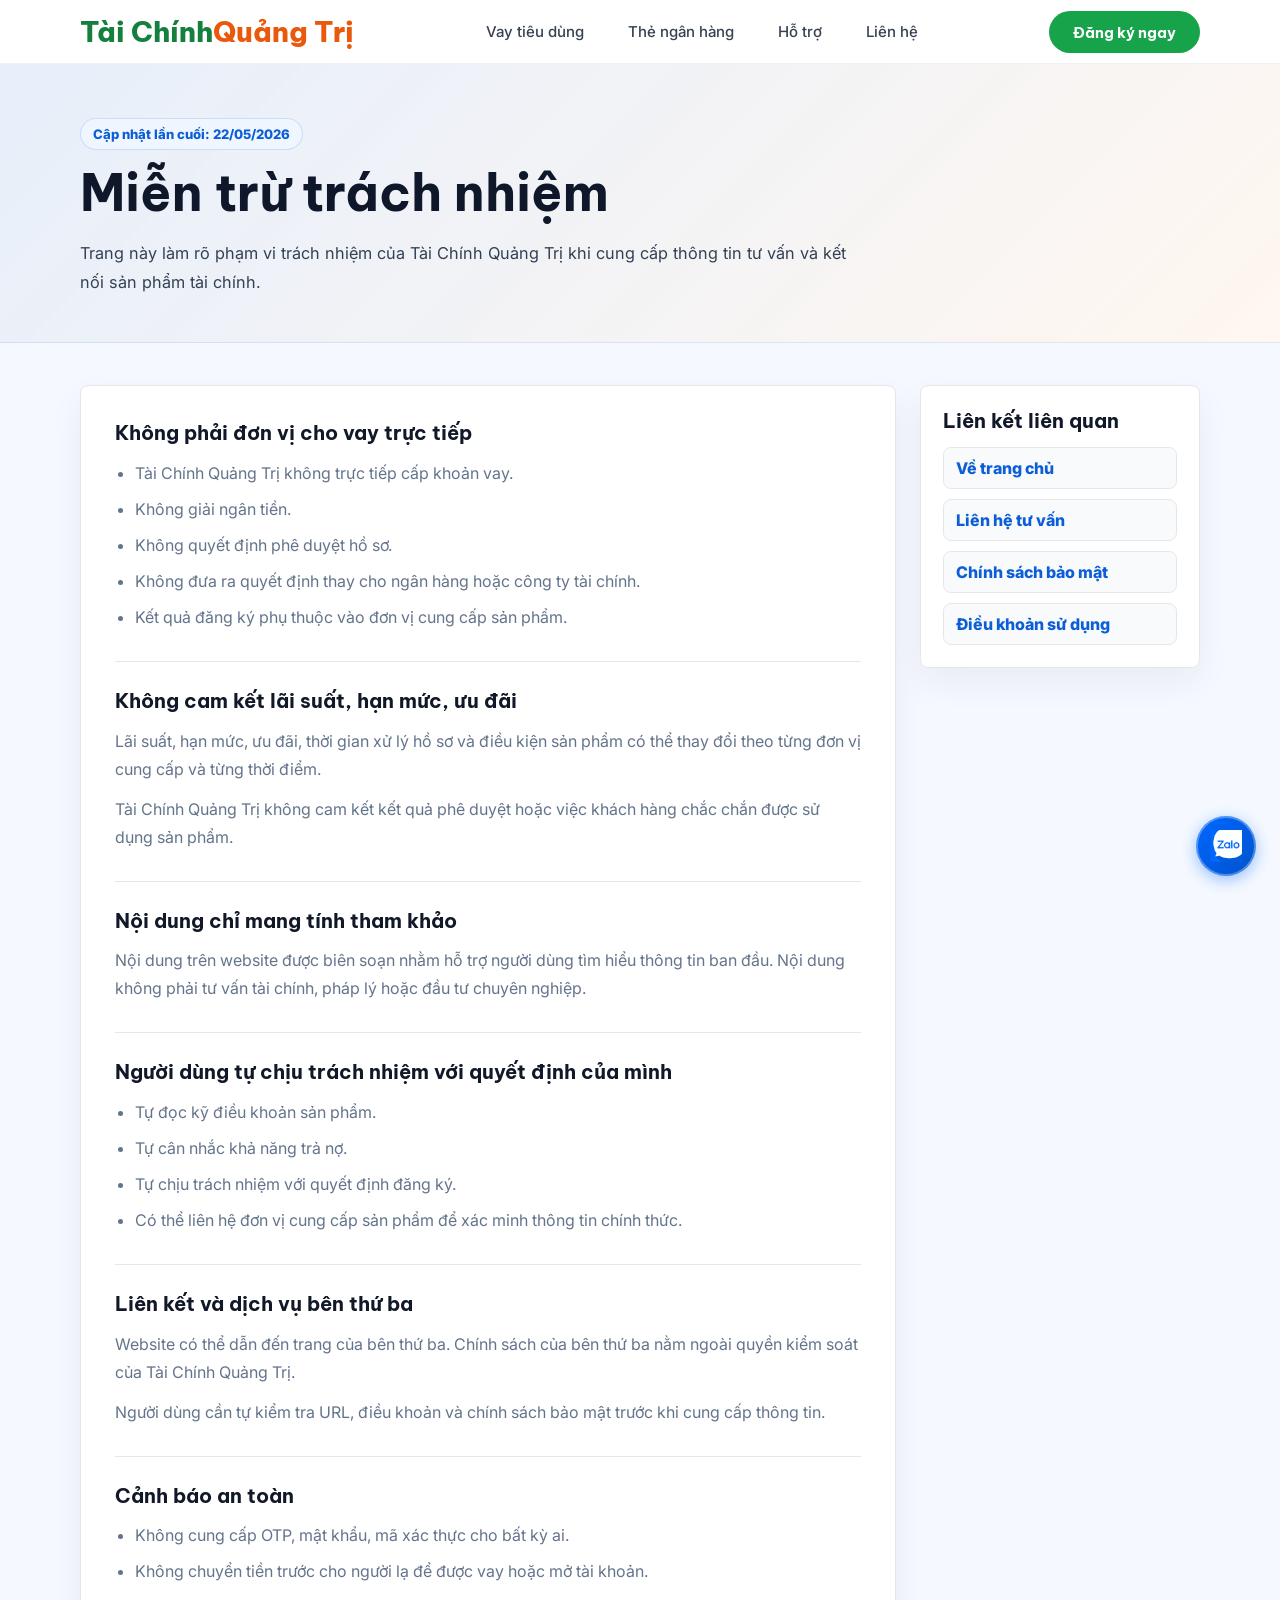
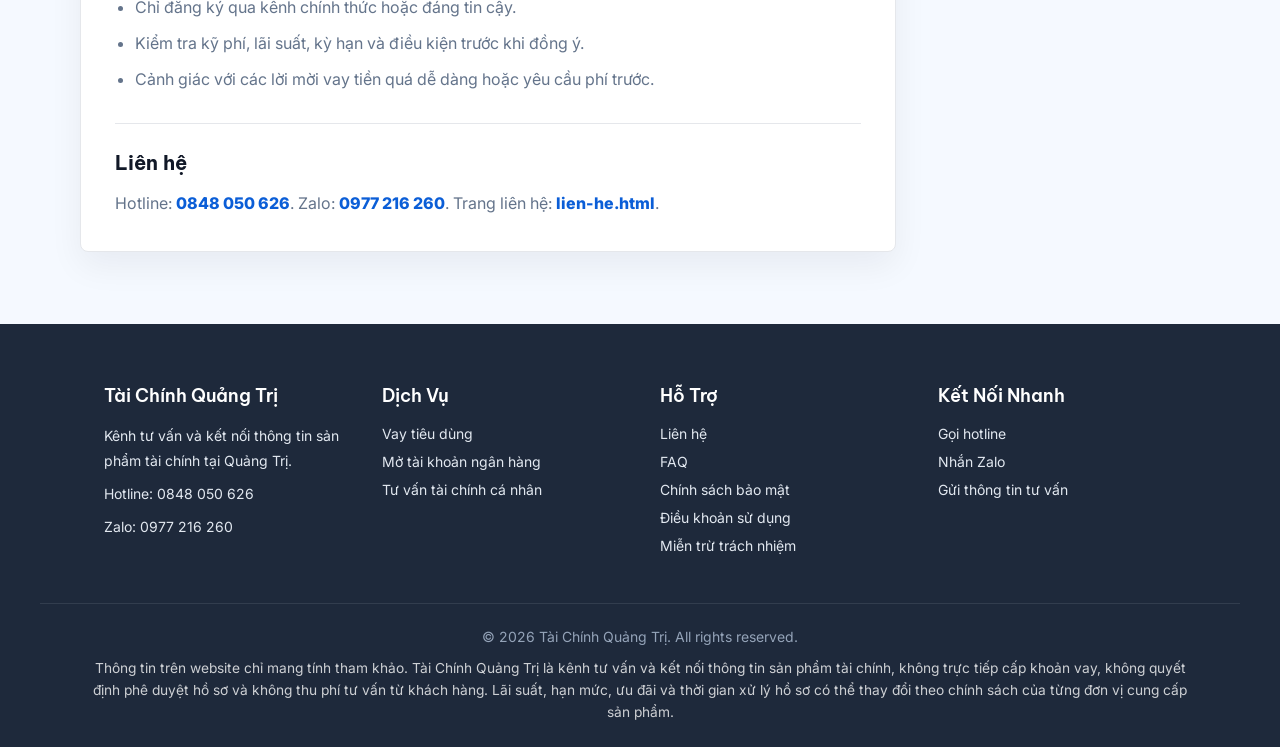
<file: mien-tru-trach-nhiem.html>
﻿<!doctype html>
<html lang="vi">

<head>
  <meta charset="UTF-8" />
  <meta name="viewport" content="width=device-width, initial-scale=1.0" />
  <title>Miễn Trừ Trách Nhiệm | Tài Chính Quảng Trị</title>
  <meta name="description" content="Tuyên bố miễn trừ trách nhiệm của Tài Chính Quảng Trị về nội dung tư vấn, sản phẩm tài chính và liên kết bên thứ ba." />
  <link rel="canonical" href="https://taichinhquangtri.vercel.app/mien-tru-trach-nhiem.html" />
  <meta name="robots" content="index,follow,max-snippet:-1,max-image-preview:large" />
  <meta name="theme-color" content="#0b5ed7" />
  <meta property="og:type" content="website" />
  <meta property="og:locale" content="vi_VN" />
  <meta property="og:site_name" content="Tài Chính Quảng Trị" />
  <meta property="og:url" content="https://taichinhquangtri.vercel.app/mien-tru-trach-nhiem.html" />
  <meta property="og:title" content="Miễn Trừ Trách Nhiệm | Tài Chính Quảng Trị" />
  <meta property="og:description" content="Tuyên bố miễn trừ trách nhiệm của Tài Chính Quảng Trị về nội dung tư vấn, sản phẩm tài chính và liên kết bên thứ ba." />
  <meta property="og:image" content="https://taichinhquangtri.vercel.app/images/icontren.png" />
  <meta name="twitter:card" content="summary_large_image" />
  <meta name="twitter:title" content="Miễn Trừ Trách Nhiệm | Tài Chính Quảng Trị" />
  <meta name="twitter:description" content="Tuyên bố miễn trừ trách nhiệm của Tài Chính Quảng Trị về nội dung tư vấn, sản phẩm tài chính và liên kết bên thứ ba." />
  <meta name="twitter:image" content="https://taichinhquangtri.vercel.app/images/icontren.png" />
  <link href="https://fonts.googleapis.com/css2?family=Be+Vietnam+Pro:wght@400;600;700;800&family=Inter:wght@400;500;600&display=swap" rel="stylesheet" />
  <link rel="stylesheet" href="css/style.css" />
  <script defer src="js/script.js"></script>
</head>

<body>
  <header id="topbar">
    <div class="topbar-inner">
      <a class="logo" href="index.html" aria-label="Tài Chính Quảng Trị - về trang chủ">
        <span class="logo-green">Tài Chính</span><span class="logo-orange"> Quảng Trị</span>
      </a>
      <nav class="nav-tabs" id="nav-tabs" aria-label="Điều hướng chính">
        <a class="tab-btn" data-page="loan" href="vay-tieu-dung.html">Vay tiêu dùng</a>
        <a class="tab-btn" data-page="bank" href="the-ngan-hang.html">Thẻ ngân hàng</a>
        <a class="tab-btn" data-page="support" href="faq.html">Hỗ trợ</a>
        <a class="tab-btn" data-page="contact" href="lien-he.html">Liên hệ</a>
      </nav>
      <div class="topbar-right">
        <button class="btn-cta liquid-glass" type="button" onclick="handleHeaderCta(event)">Đăng ký ngay</button>
        <button class="hamburger" id="hamburger" type="button" onclick="toggleMobileMenu()" aria-label="Mở menu điều hướng" aria-controls="mobile-menu" aria-expanded="false">
          <span></span><span></span><span></span>
        </button>
      </div>
    </div>
    <div class="mobile-menu" id="mobile-menu">
      <a class="tab-btn" data-page="loan" href="vay-tieu-dung.html">Vay tiêu dùng</a>
      <a class="tab-btn" data-page="bank" href="the-ngan-hang.html">Thẻ ngân hàng</a>
      <a class="tab-btn" data-page="support" href="faq.html">Hỗ trợ</a>
      <a class="tab-btn" data-page="contact" href="lien-he.html">Liên hệ</a>
      <button class="btn-cta nav-cta" type="button" onclick="handleHeaderCta(event); closeMobileMenu();">Đăng ký ngay</button>
    </div>
  </header>

  <div id="modal-overlay" class="modal-overlay" onclick="closeModalOnBackdrop(event)"><div class="modal-card modal-card-new animate-fade-rise"><button class="modal-close" type="button" onclick="closeModal()" aria-label="Đóng form tư vấn">×</button><div class="form-header-new"><div class="fh-icon-wrapper"><span class="fh-icon">☎</span></div><div class="fh-text"><h3>Đăng ký tư vấn miễn phí</h3><p>Điền thông tin, Tài Chính Quảng Trị sẽ liên hệ hỗ trợ tư vấn trong thời gian phù hợp.</p></div></div><form id="modal-form" class="quick-consult-form"><div class="form-row"><div class="form-group-new"><label for="mf-name">Họ và tên <span class="text-red">*</span></label><div class="input-wrapper"><input type="text" id="mf-name" placeholder="Nhập họ và tên" autocomplete="name" required /></div></div><div class="form-group-new"><label for="mf-phone">Số điện thoại <span class="text-red">*</span></label><div class="input-wrapper"><input type="tel" id="mf-phone" placeholder="Nhập số điện thoại" autocomplete="tel" required pattern="[0-9]{10}" maxlength="10" /></div></div></div><div class="form-group-new mt-3"><label for="mf-product">Nhu cầu tư vấn <span class="text-red">*</span></label><div class="input-wrapper"><select id="mf-product" required><option value="">-- Chọn nhu cầu --</option><option>Vay tiêu dùng</option><option>Mở tài khoản/thẻ ngân hàng</option><option>Cần tư vấn thêm</option></select></div></div><p class="form-privacy-note">Thông tin của bạn chỉ được sử dụng để liên hệ tư vấn và được xử lý theo Chính sách bảo mật.</p>
        <label class="form-consent" for="mf-privacy">
          <input type="checkbox" id="mf-privacy" required />
          <span>Tôi đồng ý để Tài Chính Quảng Trị liên hệ tư vấn theo thông tin đã gửi và đã đọc <a href="chinh-sach-bao-mat.html">Chính sách bảo mật</a>.</span>
        </label>
<button type="submit" class="btn-submit-new mt-4">Nhận tư vấn miễn phí</button></form></div></div>
  <div id="zalo-qr-modal" class="modal-overlay" onclick="closeZaloQROnBackdrop(event)"><div class="modal-card qr-modal-card animate-fade-rise"><div class="modal-header"><h3>Quét mã QR Zalo</h3><button class="modal-close" type="button" onclick="closeZaloQR()">×</button></div><div class="qr-content"><img src="images/maianh.png" alt="Ảnh đại diện tư vấn viên" class="qr-avatar" loading="lazy" /><h4>Tài Chính Quảng Trị</h4><p class="qr-label">Liên hệ Zalo</p><img src="images/qrzalom.png" alt="Mã QR Zalo Tài Chính Quảng Trị" class="qr-image" loading="lazy" /><p class="qr-instruction">Mở Zalo và quét mã để gửi nhu cầu tư vấn.</p></div></div></div>
  <div id="product-detail-modal" class="modal-overlay"><div class="product-detail-card animate-fade-rise" id="product-detail-content"></div></div><div id="toast" class="toast"></div>

  <main class="legal-page">
    <section class="legal-hero"><div class="legal-shell"><p class="legal-updated">Cập nhật lần cuối: 22/05/2026</p><h1>Miễn trừ trách nhiệm</h1><p>Trang này làm rõ phạm vi trách nhiệm của Tài Chính Quảng Trị khi cung cấp thông tin tư vấn và kết nối sản phẩm tài chính.</p></div></section>
    <div class="legal-shell legal-layout">
      <article class="legal-card">
        <section class="legal-section"><h2>Không phải đơn vị cho vay trực tiếp</h2><ul class="legal-list"><li>Tài Chính Quảng Trị không trực tiếp cấp khoản vay.</li><li>Không giải ngân tiền.</li><li>Không quyết định phê duyệt hồ sơ.</li><li>Không đưa ra quyết định thay cho ngân hàng hoặc công ty tài chính.</li><li>Kết quả đăng ký phụ thuộc vào đơn vị cung cấp sản phẩm.</li></ul></section>
        <section class="legal-section"><h2>Không cam kết lãi suất, hạn mức, ưu đãi</h2><p>Lãi suất, hạn mức, ưu đãi, thời gian xử lý hồ sơ và điều kiện sản phẩm có thể thay đổi theo từng đơn vị cung cấp và từng thời điểm.</p><p>Tài Chính Quảng Trị không cam kết kết quả phê duyệt hoặc việc khách hàng chắc chắn được sử dụng sản phẩm.</p></section>
        <section class="legal-section"><h2>Nội dung chỉ mang tính tham khảo</h2><p>Nội dung trên website được biên soạn nhằm hỗ trợ người dùng tìm hiểu thông tin ban đầu. Nội dung không phải tư vấn tài chính, pháp lý hoặc đầu tư chuyên nghiệp.</p></section>
        <section class="legal-section"><h2>Người dùng tự chịu trách nhiệm với quyết định của mình</h2><ul class="legal-list"><li>Tự đọc kỹ điều khoản sản phẩm.</li><li>Tự cân nhắc khả năng trả nợ.</li><li>Tự chịu trách nhiệm với quyết định đăng ký.</li><li>Có thể liên hệ đơn vị cung cấp sản phẩm để xác minh thông tin chính thức.</li></ul></section>
        <section class="legal-section"><h2>Liên kết và dịch vụ bên thứ ba</h2><p>Website có thể dẫn đến trang của bên thứ ba. Chính sách của bên thứ ba nằm ngoài quyền kiểm soát của Tài Chính Quảng Trị.</p><p>Người dùng cần tự kiểm tra URL, điều khoản và chính sách bảo mật trước khi cung cấp thông tin.</p></section>
        <section class="legal-section"><h2>Cảnh báo an toàn</h2><ul class="legal-list"><li>Không cung cấp OTP, mật khẩu, mã xác thực cho bất kỳ ai.</li><li>Không chuyển tiền trước cho người lạ để được vay hoặc mở tài khoản.</li><li>Chỉ đăng ký qua kênh chính thức hoặc đáng tin cậy.</li><li>Kiểm tra kỹ phí, lãi suất, kỳ hạn và điều kiện trước khi đồng ý.</li><li>Cảnh giác với các lời mời vay tiền quá dễ dàng hoặc yêu cầu phí trước.</li></ul></section>
        <section class="legal-section"><h2>Liên hệ</h2><p>Hotline: <a href="tel:0848050626">0848 050 626</a>. Zalo: <a href="https://zalo.me/0977216260">0977 216 260</a>. Trang liên hệ: <a href="lien-he.html">lien-he.html</a>.</p></section>
      </article>
      <aside class="legal-note"><h2>Liên kết liên quan</h2><div class="legal-cross-links"><a href="index.html">Về trang chủ</a><a href="lien-he.html">Liên hệ tư vấn</a><a href="chinh-sach-bao-mat.html">Chính sách bảo mật</a><a href="dieu-khoan-su-dung.html">Điều khoản sử dụng</a></div></aside>
    </div>
  </main>

  <footer id="site-footer"><div class="footer-content"><div class="footer-section"><h4>Tài Chính Quảng Trị</h4><p>Kênh tư vấn và kết nối thông tin sản phẩm tài chính tại Quảng Trị.</p><p><a href="tel:0848050626">Hotline: 0848 050 626</a></p><p><a href="https://zalo.me/0977216260">Zalo: 0977 216 260</a></p></div><div class="footer-section"><h4>Dịch Vụ</h4><ul style="list-style: none; padding: 0"><li><a href="vay-tieu-dung.html">Vay tiêu dùng</a></li><li><a href="the-ngan-hang.html">Mở tài khoản ngân hàng</a></li><li><a href="lien-he.html">Tư vấn tài chính cá nhân</a></li></ul></div><div class="footer-section"><h4>Hỗ Trợ</h4><ul style="list-style: none; padding: 0"><li><a href="lien-he.html">Liên hệ</a></li><li><a href="faq.html">FAQ</a></li><li><a href="chinh-sach-bao-mat.html">Chính sách bảo mật</a></li><li><a href="dieu-khoan-su-dung.html">Điều khoản sử dụng</a></li><li><a href="mien-tru-trach-nhiem.html">Miễn trừ trách nhiệm</a></li></ul></div><div class="footer-section"><h4>Kết Nối Nhanh</h4><ul style="list-style: none; padding: 0"><li><a href="tel:0848050626">Gọi hotline</a></li><li><a href="https://zalo.me/0977216260">Nhắn Zalo</a></li><li><a href="lien-he.html">Gửi thông tin tư vấn</a></li></ul></div></div><div class="footer-bottom"><p>&copy; 2026 Tài Chính Quảng Trị. All rights reserved.</p><p class="footer-disclaimer">Thông tin trên website chỉ mang tính tham khảo. Tài Chính Quảng Trị là kênh tư vấn và kết nối thông tin sản phẩm tài chính, không trực tiếp cấp khoản vay, không quyết định phê duyệt hồ sơ và không thu phí tư vấn từ khách hàng. Lãi suất, hạn mức, ưu đãi và thời gian xử lý hồ sơ có thể thay đổi theo chính sách của từng đơn vị cung cấp sản phẩm.</p></div></footer>
  <a class="zalo-bubble" href="https://zalo.me/0977216260" target="_blank" rel="noopener noreferrer" title="Zalo" aria-label="Nhan tin Zalo Tai Chinh Quang Tri"><img src="images/lgzalo.png" alt="Zalo" class="zalo-icon" loading="lazy" /></a>
</body>

</html>
</file>
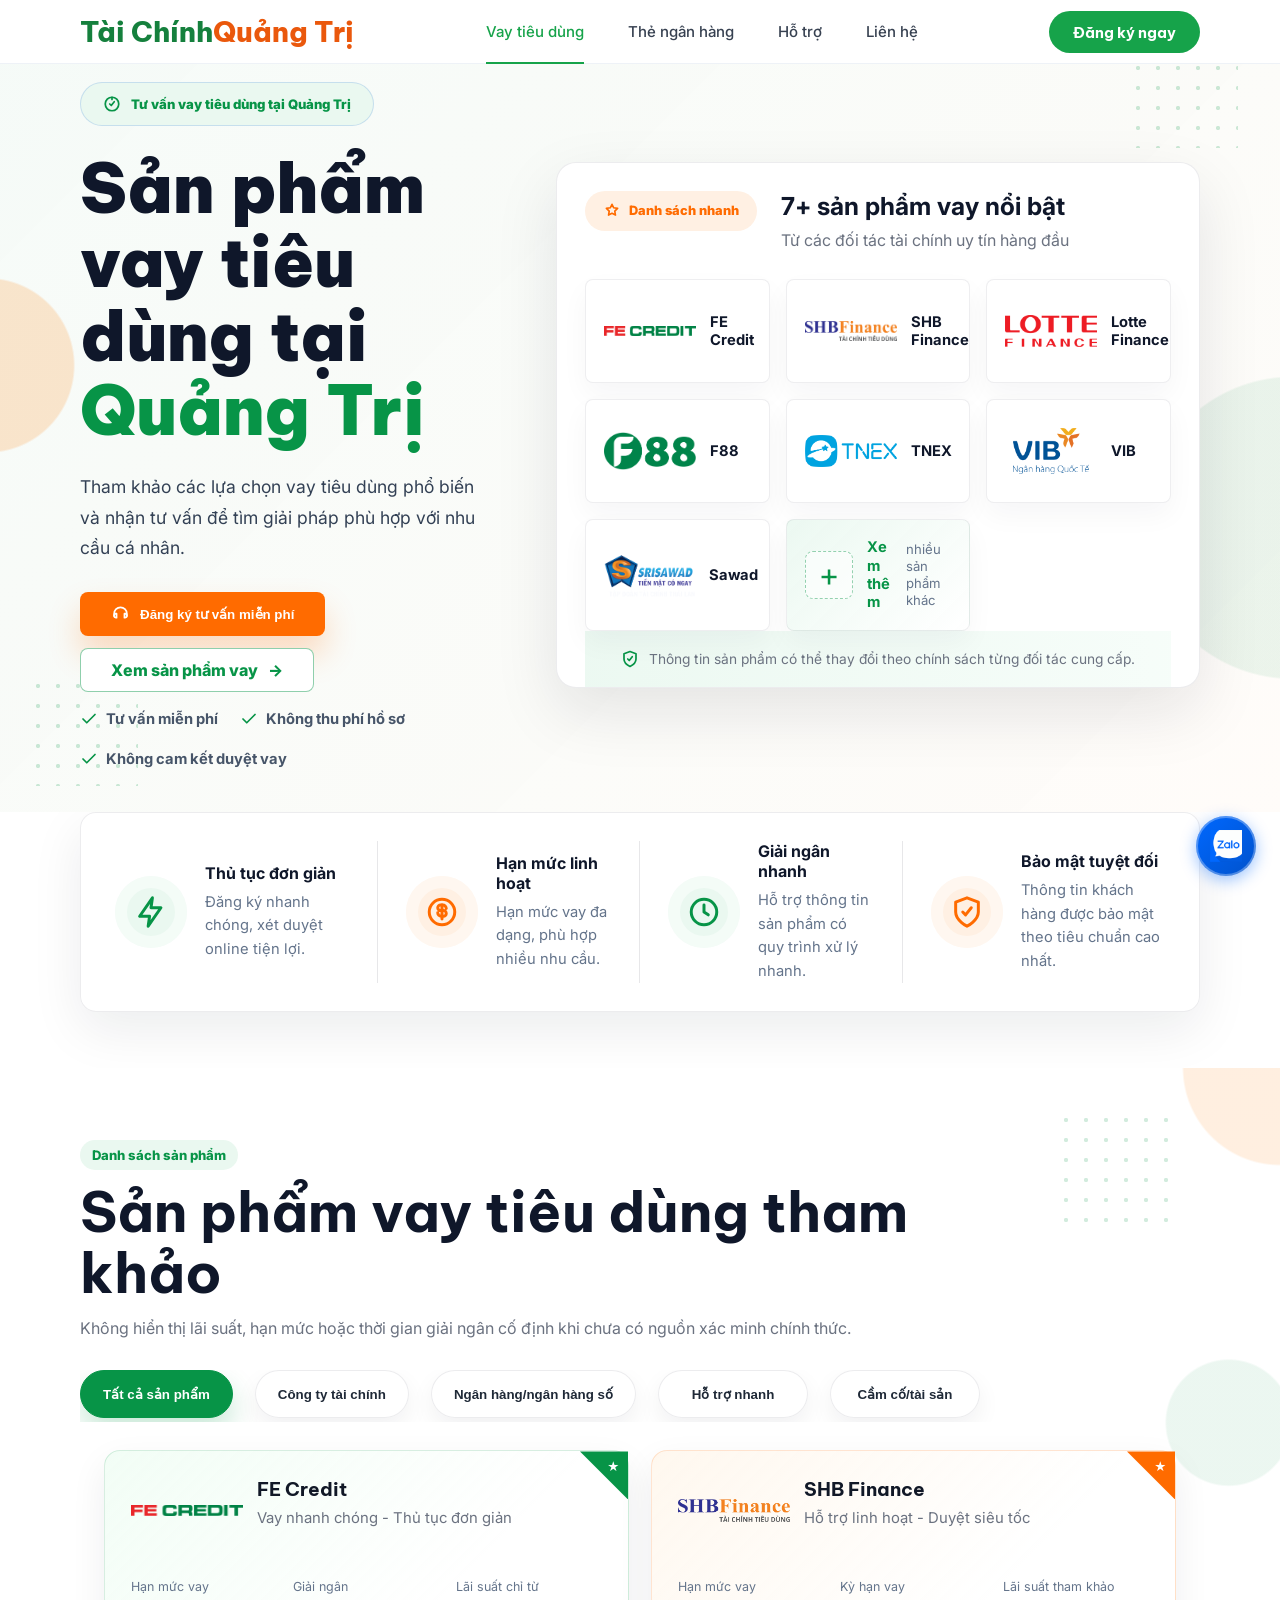
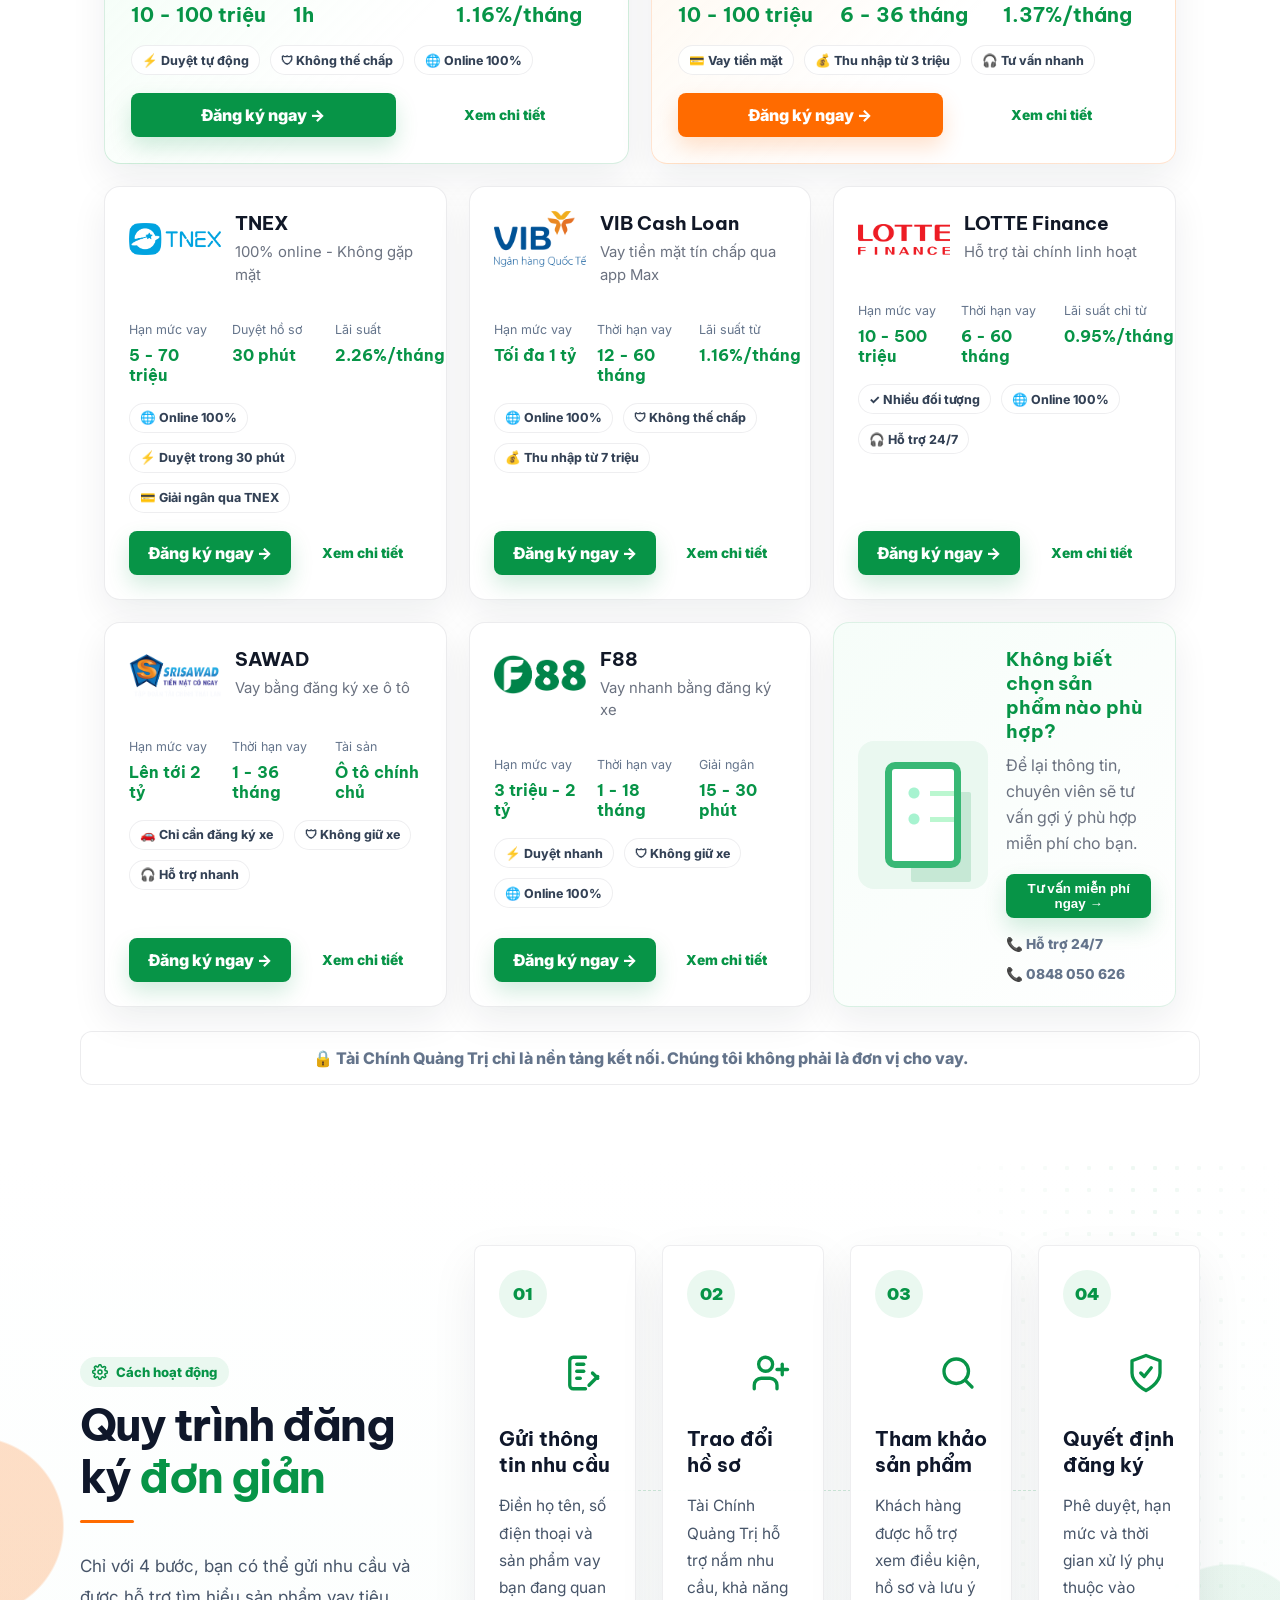
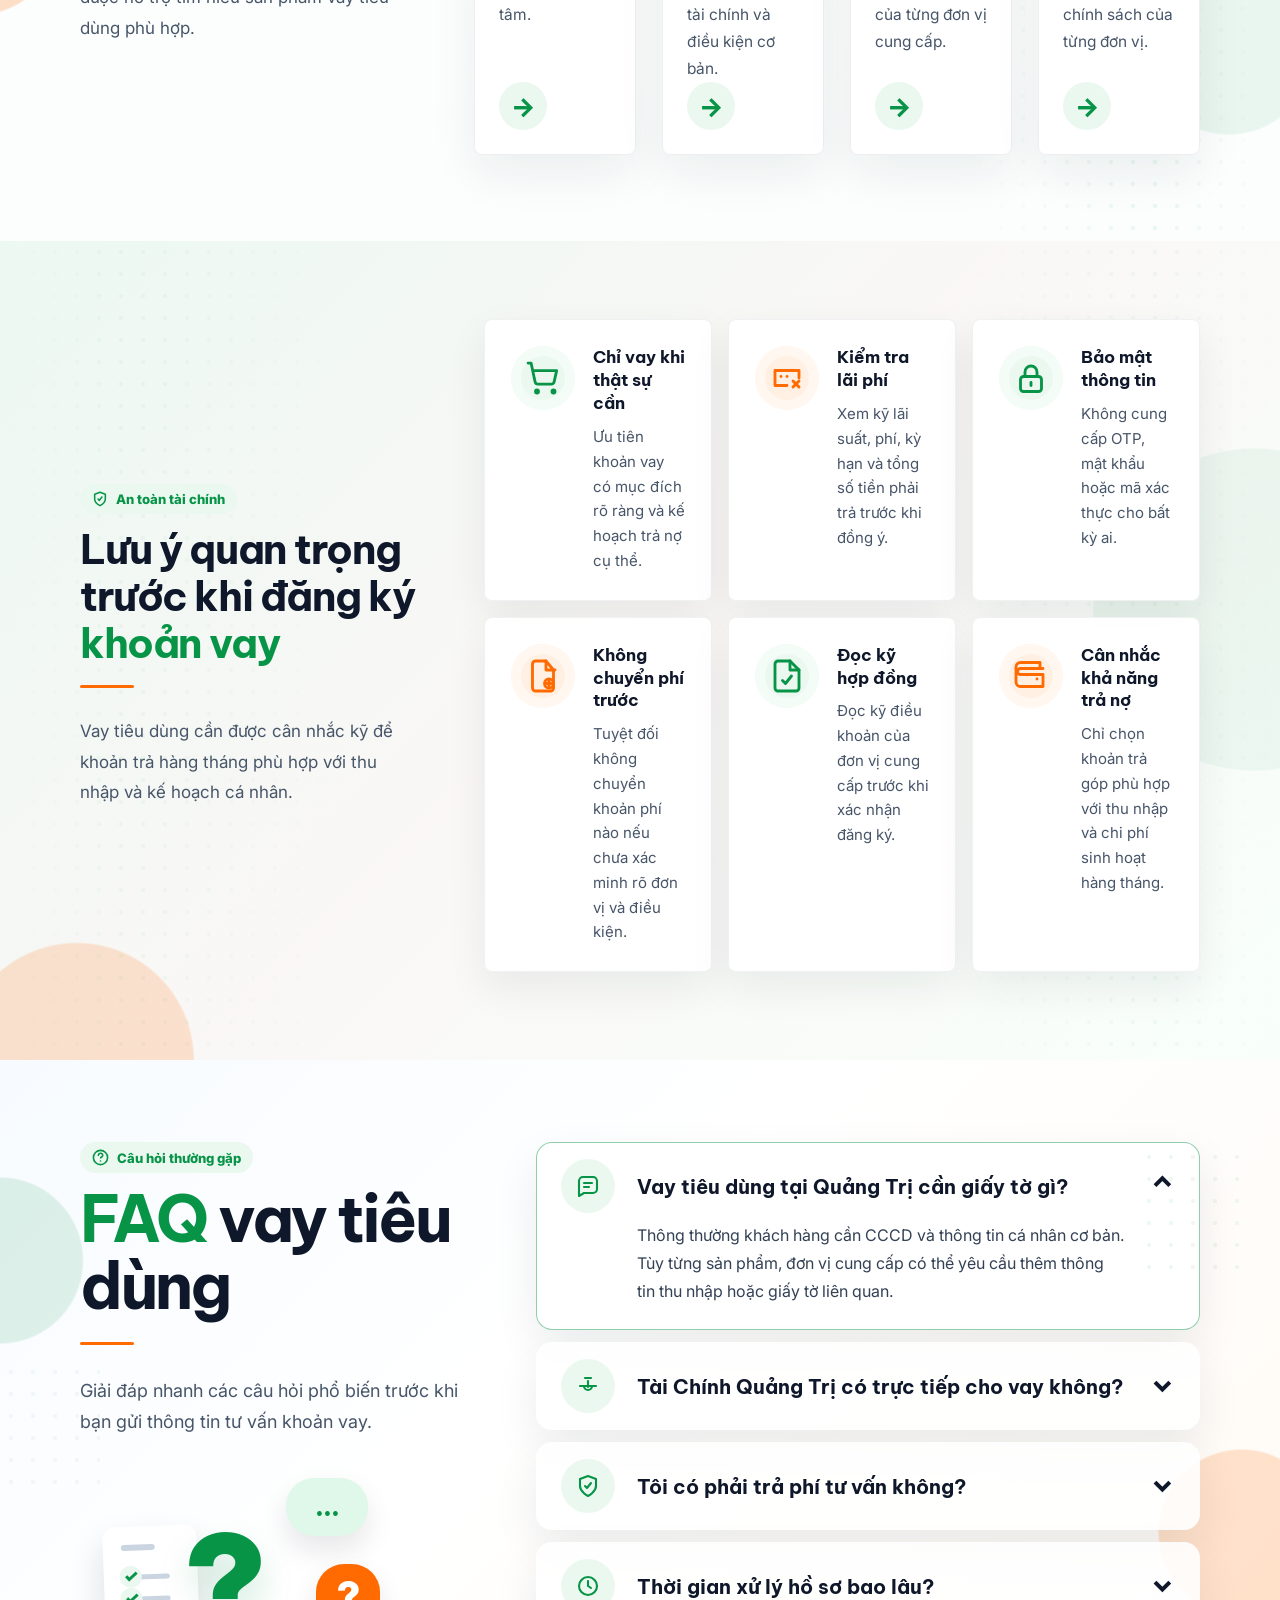
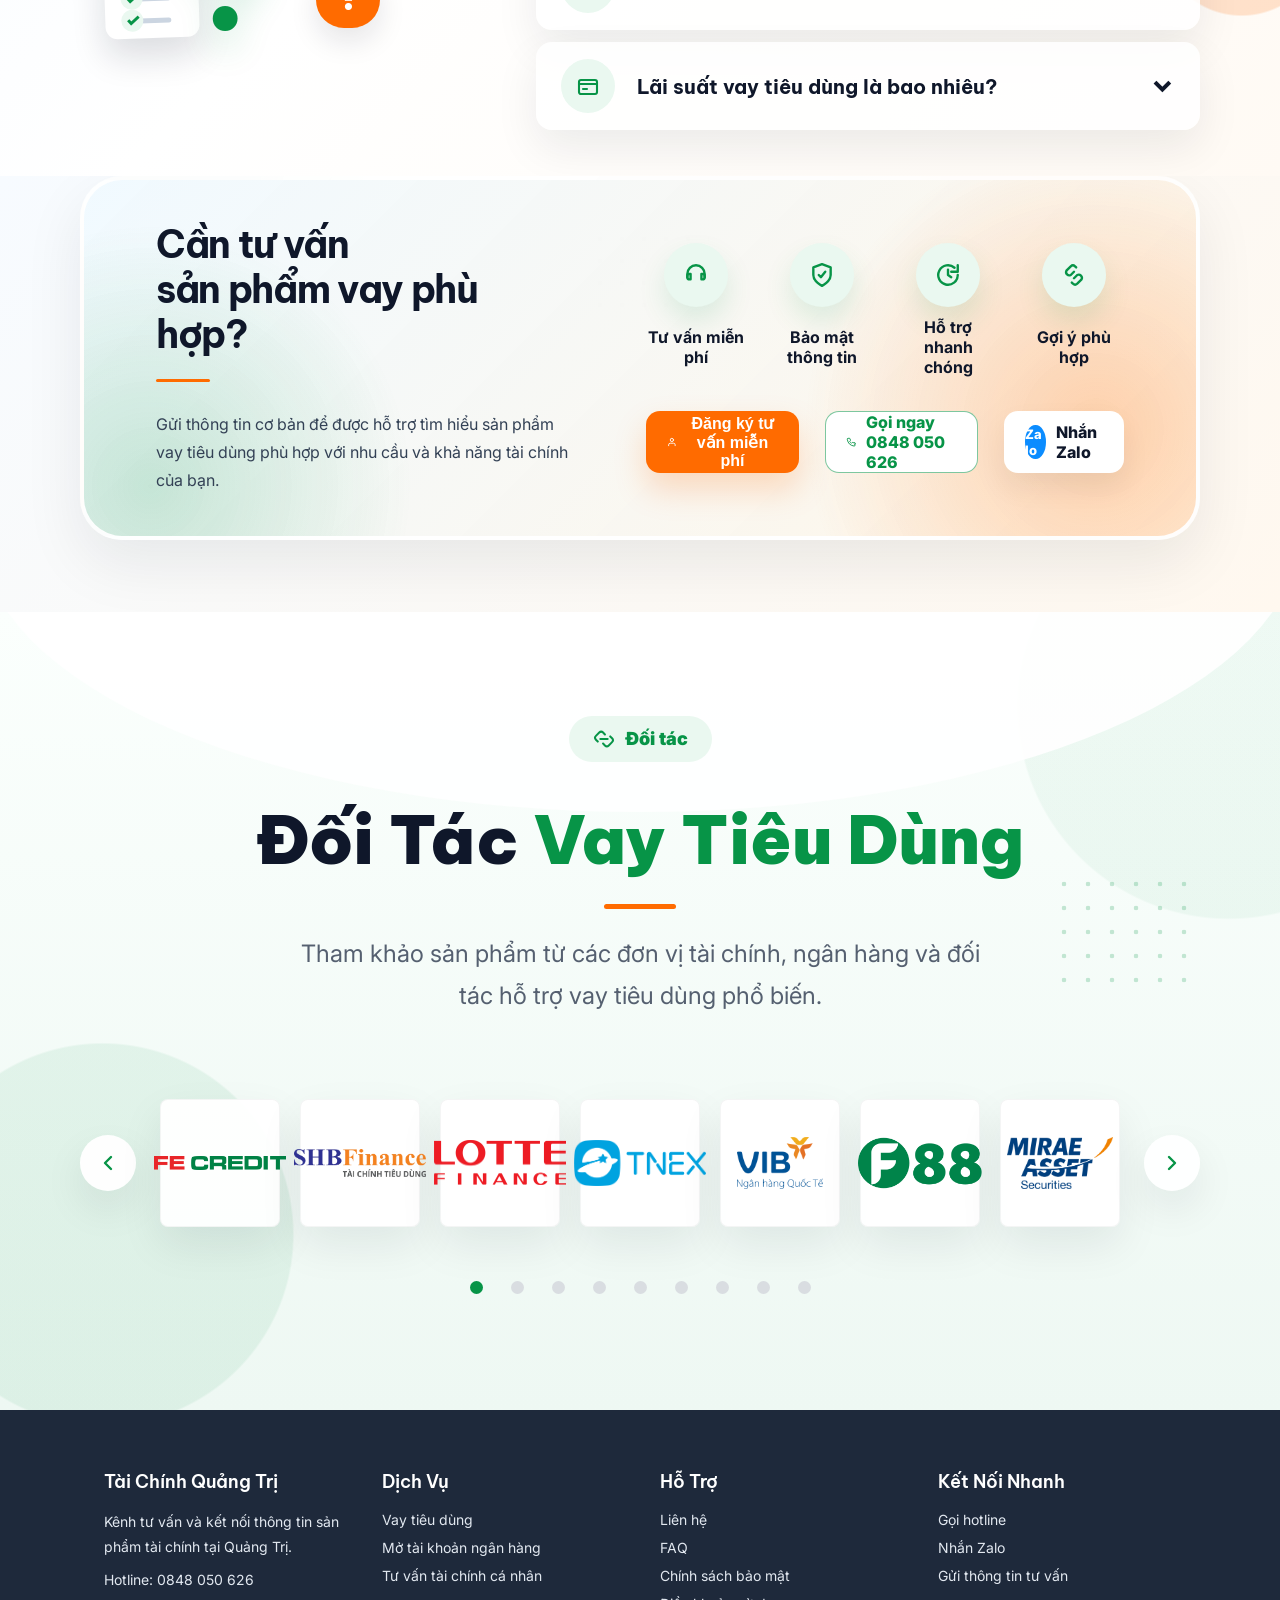
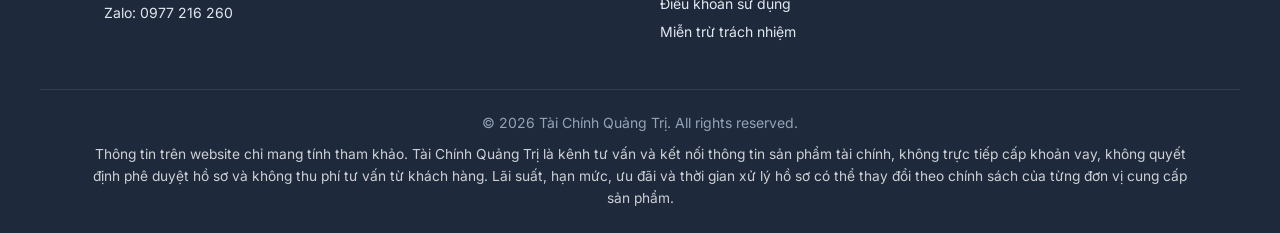
<file: vay-tieu-dung.html>
<!doctype html>
<html lang="vi">

<head>
  <meta charset="UTF-8" />
  <meta name="viewport" content="width=device-width, initial-scale=1.0" />
  <title>Vay Tiêu Dùng Quảng Trị | Tư Vấn Vay Tín Chấp</title>
  <meta name="description" content="Tổng hợp sản phẩm vay tiêu dùng, vay tín chấp tại Quảng Trị. Hỗ trợ tư vấn hồ sơ, điều kiện và lựa chọn sản phẩm phù hợp." />
  <meta name="keywords" content="vay tieu dung quang tri, vay tin chap quang tri, tu van vay tieu dung, san pham vay tieu dung, tai chinh quang tri" />
  <link rel="canonical" href="https://taichinhquangtri.vercel.app/vay-tieu-dung.html" />
  <meta name="robots" content="index,follow,max-snippet:-1,max-image-preview:large" />
  <meta name="theme-color" content="#0b5ed7" />

  <meta property="og:type" content="website" />
  <meta property="og:locale" content="vi_VN" />
  <meta property="og:site_name" content="Tài Chính Quảng Trị" />
  <meta property="og:url" content="https://taichinhquangtri.vercel.app/vay-tieu-dung.html" />
  <meta property="og:title" content="Vay Tiêu Dùng Quảng Trị | Tư Vấn Vay Tín Chấp" />
  <meta property="og:description" content="Tìm hiểu các sản phẩm vay tiêu dùng tại Quảng Trị, điều kiện hồ sơ và cách đăng ký tư vấn phù hợp." />
  <meta property="og:image" content="https://taichinhquangtri.vercel.app/images/icontren.png" />
  <meta property="og:image:secure_url" content="https://taichinhquangtri.vercel.app/images/icontren.png" />
  <meta property="og:image:type" content="image/png" />
  <meta property="og:image:width" content="1920" />
  <meta property="og:image:height" content="1080" />
  <meta property="og:image:alt" content="Tài Chính Quảng Trị - tư vấn vay tiêu dùng tại Quảng Trị" />

  <meta name="twitter:card" content="summary_large_image" />
  <meta name="twitter:title" content="Vay Tiêu Dùng Quảng Trị | Tư Vấn Vay Tín Chấp" />
  <meta name="twitter:description" content="Tìm hiểu các sản phẩm vay tiêu dùng tại Quảng Trị, điều kiện hồ sơ và cách đăng ký tư vấn phù hợp." />
  <meta name="twitter:image" content="https://taichinhquangtri.vercel.app/images/icontren.png" />
  <meta name="twitter:image:alt" content="Tài Chính Quảng Trị - tư vấn vay tiêu dùng tại Quảng Trị" />

  <link href="https://fonts.googleapis.com/css2?family=Be+Vietnam+Pro:wght@400;600;700;800&family=Inter:wght@400;500;600&display=swap" rel="stylesheet" />
  <link rel="stylesheet" href="css/style.css" />
  <script defer src="js/script.js"></script>
  <link rel="icon" href="data:image/svg+xml,<svg xmlns='http://www.w3.org/2000/svg' viewBox='0 0 32 32'><circle cx='16' cy='16' r='16' fill='%230b5ed7'/><text x='16' y='21' text-anchor='middle' fill='white' font-size='12' font-weight='700'>TC</text></svg>" />
</head>

<body>
  <header id="topbar">
    <div class="topbar-inner">
      <a class="logo" href="index.html" aria-label="Tài Chính Quảng Trị - về trang chủ">
        <span class="logo-green">Tài Chính</span><span class="logo-orange"> Quảng Trị</span>
      </a>
      <nav class="nav-tabs" id="nav-tabs" aria-label="Điều hướng chính">
        <a class="tab-btn active" data-page="loan" href="vay-tieu-dung.html">Vay tiêu dùng</a>
        <a class="tab-btn" data-page="bank" href="the-ngan-hang.html">Thẻ ngân hàng</a>
        <a class="tab-btn" data-page="support" href="faq.html">Hỗ trợ</a>
        <a class="tab-btn" data-page="contact" href="lien-he.html">Liên hệ</a>
      </nav>
      <div class="topbar-right">
        <button class="btn-cta liquid-glass" type="button" onclick="handleHeaderCta(event)">Đăng ký ngay</button>
        <button class="hamburger" id="hamburger" type="button" onclick="toggleMobileMenu()" aria-label="Mở menu điều hướng" aria-controls="mobile-menu" aria-expanded="false">
          <span></span><span></span><span></span>
        </button>
      </div>
    </div>
    <div class="mobile-menu" id="mobile-menu">
      <a class="tab-btn active" data-page="loan" href="vay-tieu-dung.html">Vay tiêu dùng</a>
      <a class="tab-btn" data-page="bank" href="the-ngan-hang.html">Thẻ ngân hàng</a>
      <a class="tab-btn" data-page="support" href="faq.html">Hỗ trợ</a>
      <a class="tab-btn" data-page="contact" href="lien-he.html">Liên hệ</a>
      <button class="btn-cta nav-cta" type="button" onclick="handleHeaderCta(event); closeMobileMenu();">Đăng ký ngay</button>
    </div>
  </header>

  <div id="modal-overlay" class="modal-overlay" onclick="closeModalOnBackdrop(event)">
    <div class="modal-card modal-card-new animate-fade-rise">
      <button class="modal-close" type="button" onclick="closeModal()" aria-label="Đóng form tư vấn">×</button>
      <div class="form-header-new">
        <div class="fh-icon-wrapper"><span class="fh-icon">☎</span></div>
        <div class="fh-text">
          <h3>Đăng ký tư vấn miễn phí</h3>
          <p>Điền thông tin, Tài Chính Quảng Trị sẽ liên hệ hỗ trợ tư vấn trong thời gian phù hợp.</p>
        </div>
      </div>
      <form id="modal-form" class="quick-consult-form">
        <h4 class="form-section-title">Thông tin tư vấn nhanh</h4>
        <div class="form-row">
          <div class="form-group-new">
            <label for="mf-name">Họ và tên <span class="text-red">*</span></label>
            <div class="input-wrapper">
              <input type="text" id="mf-name" placeholder="Nhập họ và tên" autocomplete="name" required />
            </div>
          </div>
          <div class="form-group-new">
            <label for="mf-phone">Số điện thoại <span class="text-red">*</span></label>
            <div class="input-wrapper">
              <input type="tel" id="mf-phone" placeholder="Nhập số điện thoại" autocomplete="tel" required pattern="[0-9]{10}" title="Vui lòng nhập đúng 10 chữ số" maxlength="10" />
            </div>
          </div>
        </div>
        <div class="form-group-new mt-3">
          <label for="mf-product">Sản phẩm quan tâm <span class="text-red">*</span></label>
          <div class="input-wrapper">
            <select id="mf-product" required>
              <option value="">-- Chọn nhu cầu --</option>
              <option>Vay tiêu dùng - FE Credit</option>
              <option>Vay tiêu dùng - SHB Finance</option>
              <option>Vay tiêu dùng - Lotte Finance</option>
              <option>Vay tiêu dùng - F88</option>
              <option>Vay tiêu dùng - TNEX</option>
              <option>Vay tiêu dùng - VIB</option>
              <option>Vay tiêu dùng - Sawad</option>
              <option>Vay tiêu dùng - Mirae Asset</option>
              <option>Chưa biết, cần tư vấn thêm</option>
            </select>
          </div>
        </div>
        <p class="form-privacy-note">Thông tin của bạn chỉ được sử dụng để liên hệ tư vấn và được xử lý theo Chính sách bảo mật.</p>
        <label class="form-consent" for="mf-privacy">
          <input type="checkbox" id="mf-privacy" required />
          <span>Tôi đồng ý để Tài Chính Quảng Trị liên hệ tư vấn theo thông tin đã gửi và đã đọc <a href="chinh-sach-bao-mat.html">Chính sách bảo mật</a>.</span>
        </label>

        <button type="submit" class="btn-submit-new mt-4">Nhận tư vấn miễn phí</button>
      </form>
    </div>
  </div>

  <div id="zalo-qr-modal" class="modal-overlay" onclick="closeZaloQROnBackdrop(event)">
    <div class="modal-card qr-modal-card animate-fade-rise">
      <div class="modal-header">
        <h3>Quét mã QR Zalo</h3>
        <button class="modal-close" type="button" onclick="closeZaloQR()" aria-label="Đóng mã QR Zalo">×</button>
      </div>
      <div class="qr-content">
        <img src="images/maianh.png" alt="Ảnh đại diện tư vấn viên" class="qr-avatar" loading="lazy" />
        <h4>Tài Chính Quảng Trị</h4>
        <p class="qr-label">Liên hệ Zalo</p>
        <img src="images/qrzalom.png" alt="Mã QR Zalo Tài Chính Quảng Trị" class="qr-image" loading="lazy" />
        <p class="qr-instruction">Mở Zalo và quét mã để gửi nhu cầu tư vấn.</p>
      </div>
    </div>
  </div>

  <div id="product-detail-modal" class="modal-overlay" onclick="closeProductDetail(event)">
    <div class="product-detail-card animate-fade-rise" id="product-detail-content"></div>
  </div>

  <div id="toast" class="toast"></div>

  <main>
    <div id="page-loan" class="page active loan-page">
      <section class="loan-hero" aria-labelledby="loan-hero-title">
        <div class="loan-shell loan-hero__grid">
          <div class="loan-hero__content">
            <p class="loan-eyebrow">
              <svg width="18" height="18" viewBox="0 0 24 24" fill="none" stroke="currentColor" stroke-width="2.3" stroke-linecap="round" stroke-linejoin="round" aria-hidden="true"><circle cx="12" cy="12" r="9"/><path d="m9 12 2 2 4-5"/><path d="M12 3v3"/></svg>
              Tư vấn vay tiêu dùng tại Quảng Trị
            </p>
            <h1 id="loan-hero-title">Sản phẩm vay tiêu dùng tại <span>Quảng Trị</span></h1>
            <p class="loan-hero__lead">Tham khảo các lựa chọn vay tiêu dùng phổ biến và nhận tư vấn để tìm giải pháp phù hợp với nhu cầu cá nhân.</p>
            <div class="loan-hero__actions">
              <button class="loan-btn loan-btn--primary" type="button" onclick="openModal()">
                <svg width="19" height="19" viewBox="0 0 24 24" fill="none" stroke="currentColor" stroke-width="2.2" stroke-linecap="round" stroke-linejoin="round" aria-hidden="true"><path d="M4 14v-3a8 8 0 0 1 16 0v3"/><path d="M4 14a2 2 0 0 0 2 2h1v-5H6a2 2 0 0 0-2 2v1Z"/><path d="M20 14a2 2 0 0 1-2 2h-1v-5h1a2 2 0 0 1 2 2v1Z"/></svg>
                Đăng ký tư vấn miễn phí
              </button>
              <a class="loan-btn loan-btn--secondary" href="#loan-products">Xem sản phẩm vay <span aria-hidden="true">→</span></a>
            </div>
            <div class="loan-hero__trust" aria-label="Cam kết tư vấn">
              <span><svg width="18" height="18" viewBox="0 0 24 24" fill="none" stroke="currentColor" stroke-width="2.3" stroke-linecap="round" stroke-linejoin="round" aria-hidden="true"><path d="m20 6-11 11-5-5"/></svg>Tư vấn miễn phí</span>
              <span><svg width="18" height="18" viewBox="0 0 24 24" fill="none" stroke="currentColor" stroke-width="2.3" stroke-linecap="round" stroke-linejoin="round" aria-hidden="true"><path d="m20 6-11 11-5-5"/></svg>Không thu phí hồ sơ</span>
              <span><svg width="18" height="18" viewBox="0 0 24 24" fill="none" stroke="currentColor" stroke-width="2.3" stroke-linecap="round" stroke-linejoin="round" aria-hidden="true"><path d="m20 6-11 11-5-5"/></svg>Không cam kết duyệt vay</span>
            </div>
          </div>
          <div class="loan-hero__panel">
            <div class="loan-hero-card loan-hero-products">
              <div class="loan-hero-products__head">
                <span><svg width="18" height="18" viewBox="0 0 24 24" fill="none" stroke="currentColor" stroke-width="2.2" stroke-linecap="round" stroke-linejoin="round" aria-hidden="true"><path d="m12 3 2.3 4.7 5.2.8-3.8 3.7.9 5.2-4.6-2.4-4.6 2.4.9-5.2-3.8-3.7 5.2-.8L12 3Z"/></svg>Danh sách nhanh</span>
                <div>
                  <h2>7+ sản phẩm vay nổi bật</h2>
                  <p>Từ các đối tác tài chính uy tín hàng đầu</p>
                </div>
              </div>
              <div class="loan-hero-products__grid" aria-label="Sản phẩm vay tiêu dùng nổi bật">
                <article class="loan-hero-product"><img src="images/fe.png" alt="FE Credit" loading="lazy" /><strong>FE Credit</strong></article>
                <article class="loan-hero-product"><img src="images/shb.png" alt="SHB Finance" loading="lazy" /><strong>SHB Finance</strong></article>
                <article class="loan-hero-product"><img src="images/lotte.png" alt="Lotte Finance" loading="lazy" /><strong>Lotte Finance</strong></article>
                <article class="loan-hero-product"><img src="images/f88.png" alt="F88" loading="lazy" /><strong>F88</strong></article>
                <article class="loan-hero-product"><img src="images/tnex.png" alt="TNEX" loading="lazy" /><strong>TNEX</strong></article>
                <article class="loan-hero-product"><img src="images/vib.png" alt="VIB" loading="lazy" /><strong>VIB</strong></article>
                <article class="loan-hero-product"><img src="images/swad.png" alt="Sawad" loading="lazy" /><strong>Sawad</strong></article>
                <a class="loan-hero-product loan-hero-product--more" href="#loan-products">
                  <span aria-hidden="true">+</span>
                  <strong>Xem thêm</strong>
                  <em>nhiều sản phẩm khác</em>
                </a>
              </div>
              <p class="loan-hero-products__note">
                <svg width="18" height="18" viewBox="0 0 24 24" fill="none" stroke="currentColor" stroke-width="2.3" stroke-linecap="round" stroke-linejoin="round" aria-hidden="true"><path d="M12 22s8-4 8-10V5l-8-3-8 3v7c0 6 8 10 8 10Z"/><path d="m9 12 2 2 4-5"/></svg>
                Thông tin sản phẩm có thể thay đổi theo chính sách từng đối tác cung cấp.
              </p>
            </div>
          </div>
        </div>
      </section>

      <section class="loan-hero-benefits" aria-label="Lợi ích tư vấn vay tiêu dùng">
        <div class="loan-shell loan-hero-benefits__inner">
          <article>
            <span class="loan-hero-benefits__icon loan-hero-benefits__icon--green" aria-hidden="true"><svg width="34" height="34" viewBox="0 0 24 24" fill="none" stroke="currentColor" stroke-width="2.1" stroke-linecap="round" stroke-linejoin="round"><path d="m13 2-9 13h7l-1 7 9-13h-7l1-7Z"/></svg></span>
            <div><h3>Thủ tục đơn giản</h3><p>Đăng ký nhanh chóng, xét duyệt online tiện lợi.</p></div>
          </article>
          <article>
            <span class="loan-hero-benefits__icon loan-hero-benefits__icon--orange" aria-hidden="true"><svg width="34" height="34" viewBox="0 0 24 24" fill="none" stroke="currentColor" stroke-width="2.1" stroke-linecap="round" stroke-linejoin="round"><circle cx="12" cy="12" r="9"/><path d="M12 7v10"/><path d="M15 9.5A2.5 2.5 0 0 0 12.5 7H11a2 2 0 0 0 0 4h2a2 2 0 0 1 0 4h-1.5A2.5 2.5 0 0 1 9 12.5"/></svg></span>
            <div><h3>Hạn mức linh hoạt</h3><p>Hạn mức vay đa dạng, phù hợp nhiều nhu cầu.</p></div>
          </article>
          <article>
            <span class="loan-hero-benefits__icon loan-hero-benefits__icon--green" aria-hidden="true"><svg width="34" height="34" viewBox="0 0 24 24" fill="none" stroke="currentColor" stroke-width="2.1" stroke-linecap="round" stroke-linejoin="round"><circle cx="12" cy="12" r="9"/><path d="M12 7v5l3 2"/></svg></span>
            <div><h3>Giải ngân nhanh</h3><p>Hỗ trợ thông tin sản phẩm có quy trình xử lý nhanh.</p></div>
          </article>
          <article>
            <span class="loan-hero-benefits__icon loan-hero-benefits__icon--orange" aria-hidden="true"><svg width="34" height="34" viewBox="0 0 24 24" fill="none" stroke="currentColor" stroke-width="2.1" stroke-linecap="round" stroke-linejoin="round"><path d="M12 22s8-4 8-10V5l-8-3-8 3v7c0 6 8 10 8 10Z"/><path d="m9 12 2 2 4-5"/></svg></span>
            <div><h3>Bảo mật tuyệt đối</h3><p>Thông tin khách hàng được bảo mật theo tiêu chuẩn cao nhất.</p></div>
          </article>
        </div>
      </section>

      <section class="loan-section loan-products-section" id="loan-products" aria-labelledby="loan-products-title">
        <div class="loan-shell">
          <div class="loan-section__header">
            <span class="loan-section__label">Danh sách sản phẩm</span>
            <h2 id="loan-products-title">Sản phẩm vay tiêu dùng tham khảo</h2>
            <p>Không hiển thị lãi suất, hạn mức hoặc thời gian giải ngân cố định khi chưa có nguồn xác minh chính thức.</p>
          </div>

          <div class="loan-filter" aria-label="Bộ lọc sản phẩm vay tiêu dùng">
            <button class="loan-filter__button active" type="button" data-loan-filter="all">Tất cả sản phẩm</button>
            <button class="loan-filter__button" type="button" data-loan-filter="finance">Công ty tài chính</button>
            <button class="loan-filter__button" type="button" data-loan-filter="digital">Ngân hàng/ngân hàng số</button>
            <button class="loan-filter__button" type="button" data-loan-filter="fast-support">Hỗ trợ nhanh</button>
            <button class="loan-filter__button" type="button" data-loan-filter="secured">Cầm cố/tài sản</button>
          </div>

          <div class="loan-grid">
            <article class="loan-card loan-card--featured loan-card--green" data-category="finance fast-support">
              <span class="loan-card__corner" aria-hidden="true">★</span>
              <div class="loan-card__top"><img class="loan-card__logo" src="images/fe.png" alt="Logo FE Credit" loading="lazy" /><div><h3>FE Credit</h3><p>Vay nhanh chóng - Thủ tục đơn giản</p></div></div>
              <div class="loan-card__stats"><div><span>Hạn mức vay</span><strong>10 - 100 triệu</strong></div><div><span>Giải ngân</span><strong>1h</strong></div><div><span>Lãi suất chỉ từ</span><strong>1.16%/tháng</strong></div></div>
              <div class="loan-card__chips"><span>⚡ Duyệt tự động</span><span>🛡 Không thế chấp</span><span>🌐 Online 100%</span></div>
              <div class="loan-card__actions"><a class="loan-card__cta" href="https://fin.mfast.vn/?pageID=6719013&platform=mfast" target="_blank" rel="noopener noreferrer">Đăng ký ngay →</a><button class="loan-card__detail" type="button" onclick="openFeCreditDetail(event)">Xem chi tiết</button></div>
            </article>

            <article class="loan-card loan-card--featured loan-card--orange" data-category="finance fast-support">
              <span class="loan-card__corner" aria-hidden="true">★</span>
              <div class="loan-card__top"><img class="loan-card__logo" src="images/shb.png" alt="Logo SHB Finance" loading="lazy" /><div><h3>SHB Finance</h3><p>Hỗ trợ linh hoạt - Duyệt siêu tốc</p></div></div>
              <div class="loan-card__stats"><div><span>Hạn mức vay</span><strong>10 - 100 triệu</strong></div><div><span>Kỳ hạn vay</span><strong>6 - 36 tháng</strong></div><div><span>Lãi suất tham khảo</span><strong>1.37%/tháng</strong></div></div>
              <div class="loan-card__chips"><span>💳 Vay tiền mặt</span><span>💰 Thu nhập từ 3 triệu</span><span>🎧 Tư vấn nhanh</span></div>
              <div class="loan-card__actions"><a class="loan-card__cta" href="https://appay.cloudcms.vn/finance/shb_leadgen_direct/onboarding?code=6719013" target="_blank" rel="noopener noreferrer">Đăng ký ngay →</a><button class="loan-card__detail" type="button" onclick="openShbFinanceDetail(event)">Xem chi tiết</button></div>
            </article>

            <article class="loan-card loan-card--compact" data-category="digital fast-support">
              <div class="loan-card__top"><img class="loan-card__logo" src="images/tnex.png" alt="Logo TNEX" loading="lazy" /><div><h3>TNEX</h3><p>100% online - Không gặp mặt</p></div></div>
              <div class="loan-card__stats"><div><span>Hạn mức vay</span><strong>5 - 70 triệu</strong></div><div><span>Duyệt hồ sơ</span><strong>30 phút</strong></div><div><span>Lãi suất</span><strong>2.26%/tháng</strong></div></div>
              <div class="loan-card__chips"><span>🌐 Online 100%</span><span>⚡ Duyệt trong 30 phút</span><span>💳 Giải ngân qua TNEX</span></div>
              <div class="loan-card__actions"><a class="loan-card__cta" href="https://sc.mfast.vn/tnex_lending?code=6719013" target="_blank" rel="noopener noreferrer">Đăng ký ngay →</a><button class="loan-card__detail" type="button" onclick="openTnexFinanceDetail(event)">Xem chi tiết</button></div>
            </article>

            <article class="loan-card loan-card--compact" data-category="digital finance">
              <div class="loan-card__top"><img class="loan-card__logo" src="images/vib.png" alt="Logo VIB" loading="lazy" /><div><h3>VIB Cash Loan</h3><p>Vay tiền mặt tín chấp qua app Max</p></div></div>
              <div class="loan-card__stats"><div><span>Hạn mức vay</span><strong>Tối đa 1 tỷ</strong></div><div><span>Thời hạn vay</span><strong>12 - 60 tháng</strong></div><div><span>Lãi suất từ</span><strong>1.16%/tháng</strong></div></div>
              <div class="loan-card__chips"><span>🌐 Online 100%</span><span>🛡 Không thế chấp</span><span>💰 Thu nhập từ 7 triệu</span></div>
              <div class="loan-card__actions"><a class="loan-card__cta" href="https://sc.mfast.vn/vib_quick_cash?code=6719013" target="_blank" rel="noopener noreferrer">Đăng ký ngay →</a><button class="loan-card__detail" type="button" onclick="openVibCashLoanDetail(event)">Xem chi tiết</button></div>
            </article>

            <article class="loan-card loan-card--compact" data-category="finance">
              <div class="loan-card__top"><img class="loan-card__logo" src="images/lotte.png" alt="Logo Lotte Finance" loading="lazy" /><div><h3>LOTTE Finance</h3><p>Hỗ trợ tài chính linh hoạt</p></div></div>
              <div class="loan-card__stats"><div><span>Hạn mức vay</span><strong>10 - 500 triệu</strong></div><div><span>Thời hạn vay</span><strong>6 - 60 tháng</strong></div><div><span>Lãi suất chỉ từ</span><strong>0.95%/tháng</strong></div></div>
              <div class="loan-card__chips"><span>✓ Nhiều đối tượng</span><span>🌐 Online 100%</span><span>🎧 Hỗ trợ 24/7</span></div>
              <div class="loan-card__actions"><a class="loan-card__cta" href="https://vay.lottefinance.vn/" target="_blank" rel="noopener noreferrer">Đăng ký ngay →</a><button class="loan-card__detail" type="button" onclick="openLotteFinanceDetail(event)">Xem chi tiết</button></div>
            </article>

            <article class="loan-card loan-card--compact" data-category="secured finance">
              <div class="loan-card__top"><img class="loan-card__logo" src="images/swad.png" alt="Logo Sawad" loading="lazy" /><div><h3>SAWAD</h3><p>Vay bằng đăng ký xe ô tô</p></div></div>
              <div class="loan-card__stats"><div><span>Hạn mức vay</span><strong>Lên tới 2 tỷ</strong></div><div><span>Thời hạn vay</span><strong>1 - 36 tháng</strong></div><div><span>Tài sản</span><strong>Ô tô chính chủ</strong></div></div>
              <div class="loan-card__chips"><span>🚗 Chỉ cần đăng ký xe</span><span>🛡 Không giữ xe</span><span>🎧 Hỗ trợ nhanh</span></div>
              <div class="loan-card__actions"><a class="loan-card__cta" href="https://sc.mfast.vn/sawad?sale_code=6719013" target="_blank" rel="noopener noreferrer">Đăng ký ngay →</a><button class="loan-card__detail" type="button" onclick="openSwadDetail(event)">Xem chi tiết</button></div>
            </article>

            <article class="loan-card loan-card--compact" data-category="secured fast-support">
              <div class="loan-card__top"><img class="loan-card__logo" src="images/f88.png" alt="Logo F88" loading="lazy" /><div><h3>F88</h3><p>Vay nhanh bằng đăng ký xe</p></div></div>
              <div class="loan-card__stats"><div><span>Hạn mức vay</span><strong>3 triệu - 2 tỷ</strong></div><div><span>Thời hạn vay</span><strong>1 - 18 tháng</strong></div><div><span>Giải ngân</span><strong>15 - 30 phút</strong></div></div>
              <div class="loan-card__chips"><span>⚡ Duyệt nhanh</span><span>🛡 Không giữ xe</span><span>🌐 Online 100%</span></div>
              <div class="loan-card__actions"><a class="loan-card__cta" href="https://sc.mfast.vn/f88_lending?code=6719013" target="_blank" rel="noopener noreferrer">Đăng ký ngay →</a><button class="loan-card__detail" type="button" onclick="openF88Detail(event)">Xem chi tiết</button></div>
            </article>

            <article class="loan-card loan-card--consult" data-category="finance digital fast-support secured">
              <div class="loan-card__consult-visual" aria-hidden="true"><span></span></div>
              <div><h3>Không biết chọn sản phẩm nào phù hợp?</h3><p>Để lại thông tin, chuyên viên sẽ tư vấn gợi ý phù hợp miễn phí cho bạn.</p></div>
              <button class="loan-card__cta" type="button" onclick="openModal()">Tư vấn miễn phí ngay →</button>
              <div class="loan-card__consult-contact"><span>📞 Hỗ trợ 24/7</span><span>📞 0848 050 626</span></div>
            </article>
          </div>

          <p class="loan-products-disclaimer">🔒 Tài Chính Quảng Trị chỉ là nền tảng kết nối. Chúng tôi không phải là đơn vị cho vay.</p>
          <p class="loan-empty" id="loan-empty" hidden>Chưa có sản phẩm phù hợp với bộ lọc này.</p>
        </div>
      </section>

      <section class="home-section process-section process-redesign" aria-labelledby="loan-process-title">
        <div class="home-shell process-redesign__shell">
          <div class="home-section__header process-redesign__intro">
            <span class="home-section__label process-redesign__label">
              <svg width="16" height="16" viewBox="0 0 24 24" fill="none" stroke="currentColor" stroke-width="2.3" stroke-linecap="round" stroke-linejoin="round" aria-hidden="true"><circle cx="12" cy="12" r="3"/><path d="M19.4 15a1.8 1.8 0 0 0 .36 1.98l.04.04a2 2 0 0 1-2.83 2.83l-.04-.04a1.8 1.8 0 0 0-1.98-.36 1.8 1.8 0 0 0-1.1 1.65V21a2 2 0 0 1-4 0v-.08a1.8 1.8 0 0 0-1.1-1.65 1.8 1.8 0 0 0-1.98.36l-.04.04a2 2 0 0 1-2.83-2.83l.04-.04A1.8 1.8 0 0 0 4.6 15a1.8 1.8 0 0 0-1.65-1.1H3a2 2 0 0 1 0-4h.08a1.8 1.8 0 0 0 1.65-1.1 1.8 1.8 0 0 0-.36-1.98l-.04-.04a2 2 0 0 1 2.83-2.83l.04.04a1.8 1.8 0 0 0 1.98.36A1.8 1.8 0 0 0 9.9 3V3a2 2 0 0 1 4 0v.08a1.8 1.8 0 0 0 1.1 1.65 1.8 1.8 0 0 0 1.98-.36l.04-.04a2 2 0 0 1 2.83 2.83l-.04.04a1.8 1.8 0 0 0-.36 1.98c.25.67.86 1.1 1.55 1.1H21a2 2 0 0 1 0 4h-.08A1.8 1.8 0 0 0 19.4 15Z"/></svg>
              Cách hoạt động
            </span>
            <h2 id="loan-process-title">Quy trình đăng ký <span>đơn giản</span></h2>
            <p>Chỉ với 4 bước, bạn có thể gửi nhu cầu và được hỗ trợ tìm hiểu sản phẩm vay tiêu dùng phù hợp.</p>
          </div>
          <div class="process-grid process-redesign__grid">
            <article class="process-card process-step-card">
              <span class="process-step-card__number">01</span>
              <div class="process-step-card__icon" aria-hidden="true"><svg width="42" height="42" viewBox="0 0 24 24" fill="none" stroke="currentColor" stroke-width="1.9" stroke-linecap="round" stroke-linejoin="round"><path d="M14 3H7a2 2 0 0 0-2 2v14a2 2 0 0 0 2 2h7"/><path d="M9 7h4"/><path d="M9 11h4"/><path d="M9 15h2"/><path d="m16 19 5-5"/><path d="m18 12 3 3"/></svg></div>
              <h3>Gửi thông tin nhu cầu</h3>
              <p>Điền họ tên, số điện thoại và sản phẩm vay bạn đang quan tâm.</p>
              <span class="process-step-card__arrow" aria-hidden="true">→</span>
            </article>
            <article class="process-card process-step-card">
              <span class="process-step-card__number">02</span>
              <div class="process-step-card__icon" aria-hidden="true"><svg width="42" height="42" viewBox="0 0 24 24" fill="none" stroke="currentColor" stroke-width="1.9" stroke-linecap="round" stroke-linejoin="round"><path d="M16 21v-2a4 4 0 0 0-4-4H7a4 4 0 0 0-4 4v2"/><circle cx="9.5" cy="7" r="4"/><path d="M22 10h-6"/><path d="M19 7v6"/></svg></div>
              <h3>Trao đổi hồ sơ</h3>
              <p>Tài Chính Quảng Trị hỗ trợ nắm nhu cầu, khả năng tài chính và điều kiện cơ bản.</p>
              <span class="process-step-card__arrow" aria-hidden="true">→</span>
            </article>
            <article class="process-card process-step-card">
              <span class="process-step-card__number">03</span>
              <div class="process-step-card__icon" aria-hidden="true"><svg width="42" height="42" viewBox="0 0 24 24" fill="none" stroke="currentColor" stroke-width="1.9" stroke-linecap="round" stroke-linejoin="round"><circle cx="11" cy="11" r="7"/><path d="m20 20-3.5-3.5"/></svg></div>
              <h3>Tham khảo sản phẩm</h3>
              <p>Khách hàng được hỗ trợ xem điều kiện, hồ sơ và lưu ý của từng đơn vị cung cấp.</p>
              <span class="process-step-card__arrow" aria-hidden="true">→</span>
            </article>
            <article class="process-card process-step-card">
              <span class="process-step-card__number">04</span>
              <div class="process-step-card__icon" aria-hidden="true"><svg width="42" height="42" viewBox="0 0 24 24" fill="none" stroke="currentColor" stroke-width="1.9" stroke-linecap="round" stroke-linejoin="round"><path d="M12 22s8-4 8-10V5l-8-3-8 3v7c0 6 8 10 8 10Z"/><path d="m9 12 2 2 4-5"/></svg></div>
              <h3>Quyết định đăng ký</h3>
              <p>Phê duyệt, hạn mức và thời gian xử lý phụ thuộc vào chính sách của từng đơn vị.</p>
              <span class="process-step-card__arrow" aria-hidden="true">→</span>
            </article>
          </div>
        </div>
      </section>

      <section class="home-section safety-section safety-redesign" aria-labelledby="loan-warning-title">
        <div class="home-shell safety-redesign__shell">
          <div class="home-section__header safety-redesign__intro">
            <span class="home-section__label safety-redesign__label">
              <svg width="16" height="16" viewBox="0 0 24 24" fill="none" stroke="currentColor" stroke-width="2.3" stroke-linecap="round" stroke-linejoin="round" aria-hidden="true"><path d="M12 22s8-4 8-10V5l-8-3-8 3v7c0 6 8 10 8 10Z"/><path d="m9 12 2 2 4-5"/></svg>
              An toàn tài chính
            </span>
            <h2 id="loan-warning-title">Lưu ý quan trọng trước khi đăng ký <span>khoản vay</span></h2>
            <p>Vay tiêu dùng cần được cân nhắc kỹ để khoản trả hàng tháng phù hợp với thu nhập và kế hoạch cá nhân.</p>
          </div>
          <div class="safety-list safety-redesign__grid">
            <article class="safety-tip-card">
              <span class="safety-tip-card__icon safety-tip-card__icon--green" aria-hidden="true"><svg width="36" height="36" viewBox="0 0 24 24" fill="none" stroke="currentColor" stroke-width="1.9" stroke-linecap="round" stroke-linejoin="round"><circle cx="8" cy="21" r="1"/><circle cx="19" cy="21" r="1"/><path d="M2.05 2.05h2l2.66 12.42a2 2 0 0 0 2 1.58h8.78a2 2 0 0 0 1.95-1.57l1.65-7.43H5.12"/></svg></span>
              <div><h3>Chỉ vay khi thật sự cần</h3><p>Ưu tiên khoản vay có mục đích rõ ràng và kế hoạch trả nợ cụ thể.</p></div>
            </article>
            <article class="safety-tip-card">
              <span class="safety-tip-card__icon safety-tip-card__icon--orange" aria-hidden="true"><svg width="36" height="36" viewBox="0 0 24 24" fill="none" stroke="currentColor" stroke-width="1.9" stroke-linecap="round" stroke-linejoin="round"><path d="M20 12V7H4v10h8"/><path d="m16 18 4-4"/><path d="m20 18-4-4"/><path d="M8 11h.01"/><path d="M12 11h.01"/></svg></span>
              <div><h3>Kiểm tra lãi phí</h3><p>Xem kỹ lãi suất, phí, kỳ hạn và tổng số tiền phải trả trước khi đồng ý.</p></div>
            </article>
            <article class="safety-tip-card">
              <span class="safety-tip-card__icon safety-tip-card__icon--green" aria-hidden="true"><svg width="36" height="36" viewBox="0 0 24 24" fill="none" stroke="currentColor" stroke-width="1.9" stroke-linecap="round" stroke-linejoin="round"><rect x="5" y="11" width="14" height="10" rx="2"/><path d="M8 11V8a4 4 0 0 1 8 0v3"/><path d="M12 15v2"/></svg></span>
              <div><h3>Bảo mật thông tin</h3><p>Không cung cấp OTP, mật khẩu hoặc mã xác thực cho bất kỳ ai.</p></div>
            </article>
            <article class="safety-tip-card">
              <span class="safety-tip-card__icon safety-tip-card__icon--orange" aria-hidden="true"><svg width="36" height="36" viewBox="0 0 24 24" fill="none" stroke="currentColor" stroke-width="1.9" stroke-linecap="round" stroke-linejoin="round"><path d="M14 2H7a2 2 0 0 0-2 2v16a2 2 0 0 0 2 2h10a2 2 0 0 0 2-2V8Z"/><path d="M14 2v6h6"/><circle cx="16" cy="17" r="3"/><path d="M16 15.5v3"/><path d="M14.5 17h3"/></svg></span>
              <div><h3>Không chuyển phí trước</h3><p>Tuyệt đối không chuyển khoản phí nào nếu chưa xác minh rõ đơn vị và điều kiện.</p></div>
            </article>
            <article class="safety-tip-card">
              <span class="safety-tip-card__icon safety-tip-card__icon--green" aria-hidden="true"><svg width="36" height="36" viewBox="0 0 24 24" fill="none" stroke="currentColor" stroke-width="1.9" stroke-linecap="round" stroke-linejoin="round"><path d="M14 2H6a2 2 0 0 0-2 2v16a2 2 0 0 0 2 2h12a2 2 0 0 0 2-2V8Z"/><path d="M14 2v6h6"/><path d="m9 15 2 2 4-5"/></svg></span>
              <div><h3>Đọc kỹ hợp đồng</h3><p>Đọc kỹ điều khoản của đơn vị cung cấp trước khi xác nhận đăng ký.</p></div>
            </article>
            <article class="safety-tip-card">
              <span class="safety-tip-card__icon safety-tip-card__icon--orange" aria-hidden="true"><svg width="36" height="36" viewBox="0 0 24 24" fill="none" stroke="currentColor" stroke-width="1.9" stroke-linecap="round" stroke-linejoin="round"><path d="M20 7H5a2 2 0 0 0 0 4h15v8H5a3 3 0 0 1-3-3V6a3 3 0 0 1 3-3h13v4"/><path d="M16 14h.01"/></svg></span>
              <div><h3>Cân nhắc khả năng trả nợ</h3><p>Chỉ chọn khoản trả góp phù hợp với thu nhập và chi phí sinh hoạt hàng tháng.</p></div>
            </article>
          </div>
        </div>
      </section>

      <section class="home-section home-faq faq-redesign" aria-labelledby="loan-faq-title">
        <div class="home-shell faq-redesign__shell">
          <div class="home-section__header faq-redesign__intro">
            <span class="home-section__label faq-redesign__label">
              <svg width="17" height="17" viewBox="0 0 24 24" fill="none" stroke="currentColor" stroke-width="2.3" stroke-linecap="round" stroke-linejoin="round" aria-hidden="true"><circle cx="12" cy="12" r="10"/><path d="M9.1 9a3 3 0 1 1 5.8 1c-.7 1.2-2.1 1.5-2.6 2.5"/><path d="M12 17h.01"/></svg>
              Câu hỏi thường gặp
            </span>
            <h2 id="loan-faq-title"><span>FAQ</span> vay tiêu dùng</h2>
            <p>Giải đáp nhanh các câu hỏi phổ biến trước khi bạn gửi thông tin tư vấn khoản vay.</p>
            <div class="faq-redesign__illustration" aria-hidden="true">
              <div class="faq-paper"><span></span><i></i><i></i><i></i></div>
              <div class="faq-question">?</div>
              <div class="faq-bubble faq-bubble--green">...</div>
              <div class="faq-bubble faq-bubble--orange">?</div>
            </div>
          </div>
          <div class="faq-list faq-redesign__list">
            <details open>
              <summary><span class="faq-icon faq-icon--chat"><svg width="24" height="24" viewBox="0 0 24 24" fill="none" stroke="currentColor" stroke-width="2.1" stroke-linecap="round" stroke-linejoin="round"><path d="M21 15a4 4 0 0 1-4 4H8l-5 3V7a4 4 0 0 1 4-4h10a4 4 0 0 1 4 4v8Z"/><path d="M8 9h8"/><path d="M8 13h5"/></svg></span><strong>Vay tiêu dùng tại Quảng Trị cần giấy tờ gì?</strong><span class="faq-chevron">⌃</span></summary>
              <p>Thông thường khách hàng cần CCCD và thông tin cá nhân cơ bản. Tùy từng sản phẩm, đơn vị cung cấp có thể yêu cầu thêm thông tin thu nhập hoặc giấy tờ liên quan.</p>
            </details>
            <details>
              <summary><span class="faq-icon"><svg width="24" height="24" viewBox="0 0 24 24" fill="none" stroke="currentColor" stroke-width="2.1" stroke-linecap="round" stroke-linejoin="round"><path d="M4 12h16"/><path d="M8 12a4 4 0 1 0 8 0"/><path d="M12 7v6"/><path d="M9 4h6"/></svg></span><strong>Tài Chính Quảng Trị có trực tiếp cho vay không?</strong><span class="faq-chevron">⌄</span></summary>
              <p>Không. Tài Chính Quảng Trị là kênh tư vấn và kết nối thông tin sản phẩm tài chính, không trực tiếp cấp khoản vay và không quyết định phê duyệt hồ sơ.</p>
            </details>
            <details>
              <summary><span class="faq-icon"><svg width="24" height="24" viewBox="0 0 24 24" fill="none" stroke="currentColor" stroke-width="2.1" stroke-linecap="round" stroke-linejoin="round"><path d="M12 22s8-4 8-10V5l-8-3-8 3v7c0 6 8 10 8 10Z"/><path d="m9 12 2 2 4-5"/></svg></span><strong>Tôi có phải trả phí tư vấn không?</strong><span class="faq-chevron">⌄</span></summary>
              <p>Không. Khách hàng không phải trả phí tư vấn khi gửi thông tin qua website.</p>
            </details>
            <details>
              <summary><span class="faq-icon"><svg width="24" height="24" viewBox="0 0 24 24" fill="none" stroke="currentColor" stroke-width="2.1" stroke-linecap="round" stroke-linejoin="round"><circle cx="12" cy="12" r="9"/><path d="M12 7v5l3 2"/></svg></span><strong>Thời gian xử lý hồ sơ bao lâu?</strong><span class="faq-chevron">⌄</span></summary>
              <p>Thời gian xử lý phụ thuộc vào từng đơn vị cung cấp sản phẩm và tình trạng hồ sơ của khách hàng.</p>
            </details>
            <details>
              <summary><span class="faq-icon"><svg width="24" height="24" viewBox="0 0 24 24" fill="none" stroke="currentColor" stroke-width="2.1" stroke-linecap="round" stroke-linejoin="round"><rect x="3" y="6" width="18" height="14" rx="2"/><path d="M3 10h18"/><path d="M7 15h4"/></svg></span><strong>Lãi suất vay tiêu dùng là bao nhiêu?</strong><span class="faq-chevron">⌄</span></summary>
              <p>Lãi suất có thể thay đổi theo từng sản phẩm, thời điểm và hồ sơ khách hàng. Khách hàng nên kiểm tra thông tin cụ thể trước khi đăng ký.</p>
            </details>
          </div>
        </div>
      </section>

      <section class="home-cta cta-redesign" aria-labelledby="loan-cta-title">
        <div class="home-shell cta-redesign__inner">
          <div class="cta-redesign__content">
            <h2 id="loan-cta-title">Cần tư vấn<br />sản phẩm vay phù hợp?</h2>
            <p>Gửi thông tin cơ bản để được hỗ trợ tìm hiểu sản phẩm vay tiêu dùng phù hợp với nhu cầu và khả năng tài chính của bạn.</p>
          </div>
          <div class="cta-redesign__side">
            <div class="cta-redesign__benefits">
              <div><span><svg width="26" height="26" viewBox="0 0 24 24" fill="none" stroke="currentColor" stroke-width="2.2" stroke-linecap="round" stroke-linejoin="round"><path d="M4 14v-3a8 8 0 0 1 16 0v3"/><path d="M4 14a2 2 0 0 0 2 2h1v-5H6a2 2 0 0 0-2 2v1Z"/><path d="M20 14a2 2 0 0 1-2 2h-1v-5h1a2 2 0 0 1 2 2v1Z"/></svg></span><strong>Tư vấn miễn phí</strong></div>
              <div><span><svg width="26" height="26" viewBox="0 0 24 24" fill="none" stroke="currentColor" stroke-width="2.2" stroke-linecap="round" stroke-linejoin="round"><path d="M12 22s8-4 8-10V5l-8-3-8 3v7c0 6 8 10 8 10Z"/><path d="m9 12 2 2 4-5"/></svg></span><strong>Bảo mật thông tin</strong></div>
              <div><span><svg width="26" height="26" viewBox="0 0 24 24" fill="none" stroke="currentColor" stroke-width="2.2" stroke-linecap="round" stroke-linejoin="round"><path d="M21 12a9 9 0 1 1-3-6.7"/><path d="M21 3v6h-6"/><path d="M12 7v5l3 2"/></svg></span><strong>Hỗ trợ nhanh chóng</strong></div>
              <div><span><svg width="26" height="26" viewBox="0 0 24 24" fill="none" stroke="currentColor" stroke-width="2.2" stroke-linecap="round" stroke-linejoin="round"><path d="m12 15 3-3a3 3 0 0 1 4 4l-4 4a3 3 0 0 1-4 0l-1-1"/><path d="m12 9-3 3a3 3 0 0 1-4-4l4-4a3 3 0 0 1 4 0l1 1"/></svg></span><strong>Gợi ý phù hợp</strong></div>
            </div>
            <div class="cta-redesign__actions">
              <button class="home-btn home-btn--primary" type="button" onclick="openModal()">
                <svg width="20" height="20" viewBox="0 0 24 24" fill="none" stroke="currentColor" stroke-width="2.2" stroke-linecap="round" stroke-linejoin="round" aria-hidden="true"><path d="M20 21v-2a4 4 0 0 0-4-4H8a4 4 0 0 0-4 4v2"/><circle cx="12" cy="7" r="4"/></svg>
                Đăng ký tư vấn miễn phí
              </button>
              <a class="home-btn home-btn--secondary" href="tel:0848050626">
                <svg width="20" height="20" viewBox="0 0 24 24" fill="none" stroke="currentColor" stroke-width="2.2" stroke-linecap="round" stroke-linejoin="round" aria-hidden="true"><path d="M22 16.92v3a2 2 0 0 1-2.18 2A19.79 19.79 0 0 1 3.09 5.18 2 2 0 0 1 5.11 3h3a2 2 0 0 1 2 1.72c.12.89.33 1.76.63 2.59a2 2 0 0 1-.45 2.11L9 10.71a16 16 0 0 0 4.29 4.29l1.29-1.29a2 2 0 0 1 2.11-.45c.83.3 1.7.51 2.59.63A2 2 0 0 1 22 16.92Z"/></svg>
                Gọi ngay 0848 050 626
              </a>
              <a class="home-btn home-btn--zalo" href="https://zalo.me/0977216260"><span>Zalo</span> Nhắn Zalo</a>
            </div>
          </div>
        </div>
      </section>

      <section class="partner-section" aria-labelledby="loan-partner-title">
        <div class="partner-section__curve" aria-hidden="true"></div>
        <div class="partner-section__dots" aria-hidden="true"></div>
        <div class="partner-section__inner">
          <span class="partner-section__badge">
            <svg width="22" height="22" viewBox="0 0 24 24" fill="none" stroke="currentColor" stroke-width="2.2" stroke-linecap="round" stroke-linejoin="round" aria-hidden="true"><path d="m11 17 2 2a3 3 0 0 0 4.2 0l3.6-3.6a3 3 0 0 0 0-4.2l-2-2"/><path d="m13 7-2-2a3 3 0 0 0-4.2 0L3.2 8.6a3 3 0 0 0 0 4.2l2 2"/><path d="m8 12 8 0"/></svg>
            Đối tác
          </span>
          <h2 id="loan-partner-title">Đối Tác <span>Vay Tiêu Dùng</span></h2>
          <div class="partner-section__line" aria-hidden="true"></div>
          <p>Tham khảo sản phẩm từ các đơn vị tài chính, ngân hàng và đối tác hỗ trợ vay tiêu dùng phổ biến.</p>

          <div class="partner-carousel" aria-label="Đối tác vay tiêu dùng">
            <button class="partner-carousel__arrow" type="button" aria-label="Đối tác trước" data-partner-prev>
              <svg width="24" height="24" viewBox="0 0 24 24" fill="none" stroke="currentColor" stroke-width="2.4" stroke-linecap="round" stroke-linejoin="round" aria-hidden="true"><path d="m15 18-6-6 6-6"/></svg>
            </button>

            <div class="partner-logo-grid">
              <article class="partner-logo-card">
                <img src="images/fe.png" alt="FE Credit" loading="lazy" />
              </article>
              <article class="partner-logo-card">
                <img src="images/shb.png" alt="SHB Finance" loading="lazy" />
              </article>
              <article class="partner-logo-card">
                <img src="images/lotte.png" alt="Lotte Finance" loading="lazy" />
              </article>
              <article class="partner-logo-card">
                <img src="images/tnex.png" alt="TNEX" loading="lazy" />
              </article>
              <article class="partner-logo-card">
                <img src="images/vib.png" alt="VIB" loading="lazy" />
              </article>
              <article class="partner-logo-card">
                <img src="images/f88.png" alt="F88" loading="lazy" />
              </article>
              <article class="partner-logo-card">
                <img src="images/mira.png" alt="Mirae Asset" loading="lazy" />
              </article>
              <article class="partner-logo-card">
                <img src="images/swad.png" alt="Sawad" loading="lazy" />
              </article>
              <article class="partner-logo-card">
                <img src="images/fevtd.png" alt="FE Credit vay tiêu dùng" loading="lazy" />
              </article>
            </div>

            <button class="partner-carousel__arrow" type="button" aria-label="Đối tác tiếp theo" data-partner-next>
              <svg width="24" height="24" viewBox="0 0 24 24" fill="none" stroke="currentColor" stroke-width="2.4" stroke-linecap="round" stroke-linejoin="round" aria-hidden="true"><path d="m9 18 6-6-6-6"/></svg>
            </button>
          </div>

          <div class="partner-carousel__dots" aria-hidden="true" data-partner-dots>
            <span class="is-active"></span><span></span><span></span><span></span><span></span><span></span>
          </div>
        </div>
      </section>
    </div>

    <footer id="site-footer">
      <div class="footer-content">
        <div class="footer-section">
          <h4>Tài Chính Quảng Trị</h4>
          <p>Kênh tư vấn và kết nối thông tin sản phẩm tài chính tại Quảng Trị.</p>
          <p><a href="tel:0848050626">Hotline: 0848 050 626</a></p>
          <p><a href="https://zalo.me/0977216260">Zalo: 0977 216 260</a></p>
        </div>
        <div class="footer-section">
          <h4>Dịch Vụ</h4>
          <ul style="list-style: none; padding: 0">
            <li><a href="vay-tieu-dung.html">Vay tiêu dùng</a></li>
            <li><a href="the-ngan-hang.html">Mở tài khoản ngân hàng</a></li>
            <li><a href="lien-he.html">Tư vấn tài chính cá nhân</a></li>
          </ul>
        </div>
        <div class="footer-section">
          <h4>Hỗ Trợ</h4>
          <ul style="list-style: none; padding: 0">
            <li><a href="lien-he.html">Liên hệ</a></li><li><a href="faq.html">FAQ</a></li>
            <li><a href="chinh-sach-bao-mat.html">Chính sách bảo mật</a></li>
            <li><a href="dieu-khoan-su-dung.html">Điều khoản sử dụng</a></li>
            <li><a href="mien-tru-trach-nhiem.html">Miễn trừ trách nhiệm</a></li>
          </ul>
        </div>
        <div class="footer-section">
          <h4>Kết Nối Nhanh</h4>
          <ul style="list-style: none; padding: 0">
            <li><a href="tel:0848050626">Gọi hotline</a></li>
            <li><a href="https://zalo.me/0977216260">Nhắn Zalo</a></li>
            <li><a href="lien-he.html">Gửi thông tin tư vấn</a></li>
          </ul>
        </div>
      </div>
      <div class="footer-bottom">
        <p>&copy; 2026 Tài Chính Quảng Trị. All rights reserved.</p>
        <p class="footer-disclaimer">Thông tin trên website chỉ mang tính tham khảo. Tài Chính Quảng Trị là kênh tư vấn và kết nối thông tin sản phẩm tài chính, không trực tiếp cấp khoản vay, không quyết định phê duyệt hồ sơ và không thu phí tư vấn từ khách hàng. Lãi suất, hạn mức, ưu đãi và thời gian xử lý hồ sơ có thể thay đổi theo chính sách của từng đơn vị cung cấp sản phẩm.</p>
      </div>
    </footer>
  </main>

  <a class="zalo-bubble" href="https://zalo.me/0977216260" target="_blank" rel="noopener noreferrer" title="Zalo" aria-label="Nhan tin Zalo Tai Chinh Quang Tri"><img src="images/lgzalo.png" alt="Zalo" class="zalo-icon" loading="lazy" /></a>
</body>

</html>
</file>
<file: css/style.css>
/* ── RESET & BASE ── */
*,
*::before,
*::after {
  box-sizing: border-box;
  margin: 0;
  padding: 0;
}

html {
  scroll-behavior: smooth;
  scrollbar-width: none;
  -ms-overflow-style: none;
}

body {
  font-family: var(--font-body);
  background: var(--bg);
  color: var(--fg);
  overflow-x: hidden;
}

html::-webkit-scrollbar,
body::-webkit-scrollbar {
  display: none;
}

/* ── PRODUCT CARD BACKGROUND COLORS ── */
.card-bg-green-light {
  background: linear-gradient(135deg, #D1FAE5 0%, #A7F3D0 100%) !important;
}

.card-bg-yellow-light {
  background: linear-gradient(135deg, #FEF3C7 0%, #FDE68A 100%) !important;
}

.card-bg-cyan-light {
  background: linear-gradient(135deg, #CFFAFE 0%, #A5F3FC 100%) !important;
}

/* ── DESIGN TOKENS ── */
:root {
  --primary: #16A34A;
  --primary-dark: #15803D;
  --accent: #F97316;
  --green: #079447;
  --green-dark: #04783a;
  --green-soft: #eaf8f0;
  --orange: #ff6b00;
  --orange-soft: #fff0e3;
  --dark: #0f172a;
  --line: #e5e7eb;
  --white: #ffffff;
  --bg: #F8FAFC;
  --fg: #1E293B;
  --muted: #475569;
  --card: #FFFFFF;
  --border: #E2E8F0;
  --font-display: 'Be Vietnam Pro', sans-serif;
  --font-body: 'Inter', sans-serif;
  --color-primary: #0b5ed7;
  --color-primary-dark: #084298;
  --color-accent: #ff7a00;
  --color-text: #1f2937;
  --color-muted: #6b7280;
  --color-border: #e5e7eb;
  --color-bg: #ffffff;
  --color-bg-soft: #f5f9ff;
  --shadow-soft: 0 10px 30px rgba(15, 23, 42, 0.08);
  --radius-md: 12px;
  --radius-lg: 20px;
  --site-shell-width: min(1400px, calc(100% - 160px));
}

/* ── HERO SECTION ── */
.hero {
  background: linear-gradient(135deg, #f0fdf4 0%, #ffffff 100%);
  padding: 80px 24px;
  overflow: hidden;
  font-family: 'Be Vietnam Pro', 'Inter', sans-serif;
}

.hero-container {
  max-width: 1200px;
  margin: 0 auto;
  display: flex;
  align-items: center;
  gap: 40px;
  opacity: 0;
  transform: translateY(20px);
  transition: opacity 0.8s ease-out, transform 0.8s ease-out;
}

.hero-container.is-visible {
  opacity: 1;
  transform: translateY(0);
}

.hero-text {
  flex: 1;
}

.hero-tag {
  display: inline-flex;
  align-items: center;
  gap: 6px;
  padding: 8px 16px;
  background-color: rgba(22, 163, 74, 0.1);
  color: #16a34a;
  border-radius: 50px;
  font-weight: 600;
  font-size: 14px;
  margin-bottom: 24px;
}

.hero-tag-icon {
  width: 16px;
  height: 16px;
}

.hero-heading {
  font-size: 48px;
  font-weight: 800;
  color: #1e293b;
  line-height: 1.2;
  margin: 0 0 16px 0;
}

.hero-highlight {
  color: #16a34a;
}

.hero-subtext {
  font-size: 18px;
  color: #475569;
  margin-bottom: 32px;
  font-weight: 500;
}

.hero-buttons {
  display: flex;
  gap: 16px;
  margin-bottom: 40px;
}

.hero-btn {
  display: inline-flex;
  align-items: center;
  justify-content: center;
  gap: 8px;
  padding: 14px 28px;
  border-radius: 8px;
  font-weight: 600;
  font-size: 16px;
  cursor: pointer;
  transition: all 0.3s ease;
  border: 2px solid transparent;
}

.hero-btn-primary {
  background-color: #16a34a;
  color: #ffffff;
  box-shadow: 0 4px 14px rgba(22, 163, 74, 0.3);
}

.hero-btn-primary:hover {
  background-color: #15803d;
  transform: translateY(-3px);
  box-shadow: 0 6px 20px rgba(22, 163, 74, 0.4);
}

.hero-btn-outline {
  background-color: transparent;
  color: #16a34a;
  border-color: #16a34a;
}

.hero-btn-outline:hover {
  background-color: rgba(22, 163, 74, 0.05);
  transform: translateY(-3px);
}

.hero-features {
  display: flex;
  gap: 24px;
  align-items: center;
}

.hero-feature-item {
  display: flex;
  align-items: center;
  gap: 10px;
}

.hero-feature-icon {
  width: 32px;
  height: 32px;
  background-color: #16a34a;
  color: white;
  border-radius: 50%;
  display: flex;
  align-items: center;
  justify-content: center;
  font-weight: bold;
}

.hero-feature-icon svg {
  width: 16px;
  height: 16px;
}

.hero-feature-text {
  display: flex;
  flex-direction: column;
}

.hero-feature-text strong {
  font-size: 14px;
  color: #1e293b;
}

.hero-feature-text span {
  font-size: 13px;
  color: #64748b;
}

.hero-image {
  flex: 1;
  display: flex;
  justify-content: center;
  align-items: center;
}

.hero-image-wrapper {
  position: relative;
  width: 100%;
  max-width: 480px;
}

.hero-blur-bg {
  position: absolute;
  top: 50%;
  left: 50%;
  transform: translate(-50%, -50%);
  width: 80%;
  height: 80%;
  background: rgba(22, 163, 74, 0.2);
  filter: blur(60px);
  border-radius: 50%;
  z-index: 0;
}

.hero-img {
  width: 100%;
  height: auto;
  position: relative;
  z-index: 1;
  transition: transform 0.4s ease;
}

.hero-image-wrapper:hover .hero-img {
  transform: scale(1.04);
}

@media (max-width: 1024px) {
  .hero-heading {
    font-size: 40px;
  }

  .hero-features {
    flex-wrap: wrap;
  }
}

@media (max-width: 768px) {
  .hero-container {
    flex-direction: column;
    text-align: center;
  }

  .hero-tag {
    margin: 0 auto 24px auto;
  }

  .hero-heading {
    font-size: 32px;
  }

  .hero-buttons {
    flex-direction: column;
    justify-content: center;
    align-items: center;
  }

  .hero-btn {
    width: 100%;
    max-width: 320px;
  }

  .hero-features {
    flex-direction: column;
    align-items: center;
    gap: 16px;
  }

  .hero-feature-item {
    text-align: left;
    width: 100%;
    max-width: 250px;
  }
}

/* ── TOPBAR ── */
#topbar {
  position: fixed;
  top: 0;
  width: 100%;
  z-index: 100;
  background: white;
  border-bottom: 1px solid rgba(226, 232, 240, 0.5);
  transition: box-shadow 0.3s ease, backdrop-filter 0.3s ease;
}

#topbar.scrolled {
  box-shadow: 0 4px 12px rgba(0, 0, 0, 0.08);
  backdrop-filter: blur(8px);
}

.topbar-inner {
  max-width: 1280px;
  margin: auto;
  padding: 14px 24px;
  display: flex;
  justify-content: space-between;
  align-items: center;
}

.logo-green {
  color: var(--primary);
  font-family: var(--font-display);
  font-size: 1.5rem;
  font-weight: 900;
  letter-spacing: -0.5px;
}

.logo-orange {
  color: var(--accent);
  font-family: var(--font-display);
  font-size: 1.5rem;
  font-weight: 900;
  letter-spacing: -0.5px;
}

.nav-tabs {
  display: flex;
  gap: 12px;
}

.tab-btn {
  background: none;
  border: none;
  padding: 8px 18px;
  cursor: pointer;
  color: var(--muted);
  font-size: 0.925rem;
  font-weight: 600;
  border-bottom: 2px solid transparent;
  transition: all 0.2s ease;
}

.tab-btn.active {
  color: var(--primary);
  border-bottom-color: var(--primary);
}

.tab-btn:hover {
  color: var(--primary);
}

.topbar-right {
  display: flex;
  gap: 12px;
  align-items: center;
}

.hamburger {
  display: none;
  flex-direction: column;
  gap: 5px;
  background: none;
  border: none;
  cursor: pointer;
}

.hamburger span {
  display: block;
  width: 24px;
  height: 2px;
  background: #333;
  transition: transform 0.3s;
}

.hamburger.active span:nth-child(1) {
  transform: rotate(45deg) translate(5px, 5px);
}

.hamburger.active span:nth-child(2) {
  opacity: 0;
}

.hamburger.active span:nth-child(3) {
  transform: rotate(-45deg) translate(5px, -5px);
}

.mobile-menu {
  display: none;
  flex-direction: column;
  gap: 8px;
  padding: 16px;
  background: white;
  position: absolute;
  top: 100%;
  left: 0;
  width: 100%;
  border-top: 1px solid var(--border);
}

.mobile-menu.open {
  display: flex;
}

@media (max-width: 767px) {
  .nav-tabs {
    display: none;
  }

  .hamburger {
    display: flex;
  }
}

/* ── LIQUID GLASS BUTTON ── */
.liquid-glass {
  background: linear-gradient(135deg, #16A34A 0%, #15803D 100%);
  backdrop-filter: blur(4px);
  box-shadow: 0 4px 16px rgba(22, 163, 74, 0.3);
  border-radius: 999px;
  padding: 12px 28px;
  color: white;
  font-weight: 700;
  font-size: 0.875rem;
  border: none;
  cursor: pointer;
  position: relative;
  overflow: hidden;
  transition: all 0.25s cubic-bezier(0.34, 1.56, 0.64, 1);
}

.liquid-glass:hover {
  transform: translateY(-2px);
  box-shadow: 0 6px 24px rgba(22, 163, 74, 0.4);
}

.liquid-glass::before {
  content: '';
  position: absolute;
  inset: 0;
  border-radius: inherit;
  padding: 1px;
  background: linear-gradient(180deg, rgba(255, 255, 255, 0.4) 0%, rgba(255, 255, 255, 0.1) 40%, rgba(255, 255, 255, 0) 60%, rgba(255, 255, 255, 0.3) 100%);
  -webkit-mask: linear-gradient(#fff 0 0) content-box, linear-gradient(#fff 0 0);
  -webkit-mask-composite: xor;
  mask-composite: exclude;
  pointer-events: none;
}

/* ── ANIMATIONS ── */
@keyframes fade-rise {
  from {
    opacity: 0;
    transform: translateY(24px);
  }

  to {
    opacity: 1;
    transform: translateY(0);
  }
}

.animate-fade-rise {
  animation: fade-rise 0.8s ease-out both;
}

.animate-fade-rise-delay {
  animation: fade-rise 0.8s ease-out 0.2s both;
}

.animate-fade-rise-delay-2 {
  animation: fade-rise 0.8s ease-out 0.4s both;
}

.animate-fade-rise-delay-3 {
  animation: fade-rise 0.8s ease-out 0.6s both;
}

/* ── PAGE SWITCHING ── */
.page {
  display: none;
}

.page.active {
  display: block;
}

/* ── KPI SECTION ── */
.kpi-section {
  padding: 64px 24px;
  background: white;
  border-top: 1px solid var(--border);
  border-bottom: 1px solid var(--border);
}

.kpi-grid {
  display: grid;
  grid-template-columns: repeat(2, 1fr);
  gap: 24px;
  max-width: 900px;
  margin: auto;
}

@media (min-width: 768px) {
  .kpi-grid {
    grid-template-columns: repeat(4, 1fr);
  }
}

.kpi-card {
  text-align: center;
  padding: 32px 16px;
}

.kpi-icon {
  font-size: 2rem;
  margin-bottom: 8px;
}

.kpi-number {
  font-family: var(--font-display);
  font-size: 3rem;
  font-weight: 800;
}

.kpi-label {
  color: var(--muted);
  font-size: 0.875rem;
  margin-top: 8px;
}

/* ── PARTNERS SECTION ── */
.partners-section {
  position: relative;
  overflow: hidden;
  padding: 86px 24px 78px;
  background:
    radial-gradient(72% 120% at 50% -28%, rgba(20, 120, 76, 0.09) 0%, rgba(20, 120, 76, 0.035) 44%, rgba(255, 255, 255, 0) 74%),
    linear-gradient(180deg, #fbfdfc 0%, #f7fbf9 100%);
  border-bottom: 1px solid rgba(148, 163, 184, 0.22);
}

.partners-section::before {
  content: "";
  position: absolute;
  left: 50%;
  top: -390px;
  width: min(1480px, 104vw);
  height: 760px;
  transform: translateX(-50%);
  border-radius: 0 0 50% 50%;
  background: linear-gradient(135deg, rgba(22, 163, 74, 0.045), rgba(255, 255, 255, 0.72));
  pointer-events: none;
}

.partners-section::after {
  content: "";
  position: absolute;
  inset: auto 0 0;
  height: 210px;
  background: linear-gradient(180deg, rgba(255, 255, 255, 0), rgba(22, 163, 74, 0.045));
  pointer-events: none;
}

.partners-inner {
  position: relative;
  z-index: 1;
  max-width: 1480px;
  margin: 0 auto;
  text-align: center;
}

.partners-badge {
  display: inline-flex;
  align-items: center;
  gap: 10px;
  margin-bottom: 28px;
  padding: 12px 26px;
  border-radius: 999px;
  border: 1px solid rgba(22, 101, 52, 0.11);
  background: rgba(255, 255, 255, 0.66);
  box-shadow: 0 14px 34px rgba(15, 23, 42, 0.06), inset 0 1px 0 rgba(255, 255, 255, 0.9);
  color: #078243;
  font-size: 0.95rem;
  font-weight: 800;
  letter-spacing: 0.04em;
  text-transform: uppercase;
}

.partners-title {
  margin: 0;
  color: #111827;
  font-family: var(--font-display), sans-serif;
  font-size: clamp(2.65rem, 5vw, 5rem);
  font-weight: 500;
  line-height: 1.05;
}

.partners-title span {
  color: #087f43;
}

.partners-subtitle {
  margin: 26px auto 44px;
  color: #667085;
  font-size: clamp(1.02rem, 1.55vw, 1.35rem);
  font-weight: 500;
  line-height: 1.65;
}

.partners-showcase {
  position: relative;
  display: flex;
  align-items: center;
  max-width: 1400px;
  margin: 0 auto;
}

.partners-logo-row {
  width: 100%;
  overflow: hidden;
  padding: 28px 0;
  border: 1px solid rgba(226, 232, 240, 0.95);
  border-radius: 48px;
  background: rgba(255, 255, 255, 0.56);
  box-shadow:
    0 24px 70px rgba(15, 23, 42, 0.08),
    inset 0 1px 0 rgba(255, 255, 255, 0.92),
    inset 0 0 48px rgba(22, 163, 74, 0.045);
  backdrop-filter: blur(14px);
}

/* Wrapper chứa 2 track chạy nối đuôi - 1 hàng duy nhất */
.partners-logo-row-inner {
  display: flex;
  flex-wrap: nowrap;
  width: max-content;
  animation: partners-slide-left 35s linear infinite;
}

.partners-logo-row-inner:hover {
  animation-play-state: paused;
}

.partners-logo-track {
  --partner-card-width: 160px;
  --partner-gap: 18px;
  display: flex;
  flex-wrap: nowrap;
  align-items: center;
  flex-shrink: 0;
}

.partner-card {
  flex: 0 0 var(--partner-card-width);
  display: flex;
  align-items: center;
  justify-content: center;
  width: var(--partner-card-width);
  margin-right: var(--partner-gap);
  min-height: 112px;
  height: auto;
  padding: 22px 24px;
  border: 1px solid rgba(241, 245, 249, 0.95);
  border-radius: 18px;
  background: rgba(255, 255, 255, 0.94);
  box-shadow: 0 18px 42px rgba(15, 23, 42, 0.07);
  transition: transform 0.25s ease, box-shadow 0.25s ease, border-color 0.25s ease;
}

.partner-card:hover {
  transform: translateY(-5px);
  border-color: rgba(22, 163, 74, 0.18);
  box-shadow: 0 24px 52px rgba(15, 23, 42, 0.12);
}

.partner-img {
  width: auto;
  height: auto;
  max-width: 128px;
  max-height: none;
  object-fit: contain;
  filter: drop-shadow(0 10px 18px rgba(15, 23, 42, 0.08));
}

@keyframes partners-slide-left {
  0% {
    transform: translateX(0);
  }

  100% {
    transform: translateX(-50%);
  }
}

@media (max-width: 1200px) {
  .partners-logo-track {
    --partner-card-width: 160px;
  }
}

@media (max-width: 767px) {
  .partners-section {
    padding: 64px 16px 60px;
  }

  .partners-badge {
    margin-bottom: 20px;
    padding: 10px 20px;
    font-size: 0.82rem;
  }

  .partners-subtitle {
    margin-bottom: 30px;
  }

  .partners-showcase {
    padding: 0 8px;
  }

  .partners-logo-row {
    padding: 18px 0;
    border-radius: 30px;
  }

  .partners-logo-track {
    --partner-card-width: 140px;
    --partner-gap: 12px;
    animation-duration: 20s;
  }

  .partner-card {
    min-height: 92px;
    padding: 16px;
    border-radius: 16px;
  }

  .partner-img {
    height: auto;
    max-width: 104px;
  }
}

/* ── FEATURED SECTION ── */
.featured-section {
  padding: 80px 24px;
  background: white;
  border-top: 1px solid var(--border);
  border-bottom: 1px solid var(--border);
}

.featured-section-header {
  text-align: center;
  margin-bottom: 50px;
  max-width: 720px;
  margin-left: auto;
  margin-right: auto;
}

.section-badge {
  display: inline-flex;
  align-items: center;
  gap: 8px;
  padding: 8px 16px;
  background: rgba(22, 163, 74, 0.08);
  color: var(--primary);
  border-radius: 999px;
  font-size: 0.9rem;
  font-weight: 600;
  margin-bottom: 16px;
  letter-spacing: 0.5px;
}

.featured-section-header .section-title {
  font-size: 2.2rem;
  font-weight: 800;
  margin-bottom: 12px;
  color: var(--fg);
}

.featured-section-header .section-sub {
  color: var(--muted);
  font-size: 1rem;
  line-height: 1.6;
  margin-bottom: 20px;
}

.section-underline {
  width: 80px;
  height: 4px;
  background: linear-gradient(90deg, var(--primary), var(--accent));
  border-radius: 999px;
  margin: 0 auto;
}

/* ── FEATURED GRID ── */
.featured-grid {
  display: grid;
  grid-template-columns: 1fr 1fr 1fr;
  gap: 20px;
  max-width: 1200px;
  margin: 0 auto 50px auto;
  padding: 20px 24px 40px;
  align-items: stretch;
}

/* ── FEATURED CARD (ft-card) ── */
.ft-card {
  background: #ffffff;
  border: 1.5px solid rgba(226, 232, 240, 0.8);
  border-radius: 20px;
  padding: 28px 24px 24px;
  display: flex;
  flex-direction: column;
  gap: 20px;
  transition: all 0.3s ease;
  box-shadow: 0 4px 20px rgba(15, 23, 42, 0.06);
  cursor: pointer;
  position: relative;
  overflow: hidden;
  height: 100%;
}

.ft-card:hover {
  transform: translateY(-6px);
  box-shadow: 0 20px 50px rgba(15, 23, 42, 0.12);
}

/* Theme: Green (FE Credit) */
.ft-card-green {
  background: linear-gradient(180deg, #dcfce7 0%, #f0fdf4 100%);
  border-color: rgba(22, 163, 74, 0.4);
}

.ft-card-green:hover {
  border-color: rgba(22, 163, 74, 0.6);
  box-shadow: 0 20px 50px rgba(22, 163, 74, 0.15);
}

/* Theme: Center (SHB Finance) */
.ft-card-center {
  background: linear-gradient(180deg, #fef3c7 0%, #fffbeb 100%);
  border-color: rgba(245, 158, 11, 0.5);
  box-shadow: 0 8px 32px rgba(245, 158, 11, 0.18), 0 0 0 1px rgba(245, 158, 11, 0.15);
  z-index: 2;
  padding-top: 36px;
}

.ft-card-center:hover {
  transform: translateY(-6px);
  border-color: rgba(245, 158, 11, 0.7);
  box-shadow: 0 24px 60px rgba(245, 158, 11, 0.25), 0 0 0 1px rgba(245, 158, 11, 0.2);
}

/* Theme: Blue (TNEX) */
.ft-card-blue {
  background: linear-gradient(180deg, #dbeafe 0%, #eff6ff 100%);
  border-color: rgba(59, 130, 246, 0.4);
}

.ft-card-blue:hover {
  border-color: rgba(59, 130, 246, 0.6);
  box-shadow: 0 20px 50px rgba(59, 130, 246, 0.15);
}

/* ── Ribbon Badge (NỔI BẬT) ── */
.ft-ribbon {
  position: absolute;
  top: -1px;
  right: 28px;
  background: linear-gradient(135deg, #F59E0B 0%, #F97316 100%);
  color: white;
  padding: 6px 16px 10px;
  font-size: 0.7rem;
  font-weight: 800;
  letter-spacing: 1px;
  text-transform: uppercase;
  border-radius: 0 0 8px 8px;
  box-shadow: 0 4px 12px rgba(249, 115, 22, 0.3);
  z-index: 3;
}

/* ── Top Badge ── */
.ft-top-badge {
  display: inline-flex;
  align-items: center;
  gap: 4px;
  padding: 5px 12px;
  border-radius: 999px;
  font-size: 0.75rem;
  font-weight: 700;
  margin-bottom: 8px;
  width: fit-content;
}

.ft-top-badge.badge-green {
  background: rgba(22, 163, 74, 0.1);
  color: #16a34a;
  border: 1px solid rgba(22, 163, 74, 0.2);
}

.ft-top-badge.badge-blue {
  background: rgba(59, 130, 246, 0.1);
  color: #2563eb;
  border: 1px solid rgba(59, 130, 246, 0.2);
}

/* ── Card Header ── */
.ft-card-header {
  display: flex;
  flex-direction: column;
}

.ft-logo-row {
  display: flex;
  align-items: flex-start;
  gap: 14px;
}

.ft-logo-box {
  width: 64px;
  min-width: 64px;
  height: 64px;
  border-radius: 16px;
  background: rgba(255, 255, 255, 0.9);
  border: 1px solid rgba(226, 232, 240, 0.6);
  display: flex;
  align-items: center;
  justify-content: center;
  overflow: hidden;
  box-shadow: 0 2px 8px rgba(0, 0, 0, 0.04);
}

.ft-logo-box img {
  width: 100%;
  height: auto;
  display: block;
  object-fit: contain;
}

.ft-company-info h3 {
  font-family: var(--font-display);
  font-size: 1.15rem;
  font-weight: 700;
  color: var(--fg);
  margin-bottom: 4px;
}

.ft-company-info p {
  font-size: 0.82rem;
  color: var(--muted);
  line-height: 1.5;
}

/* ── Stats Row ── */
.ft-stats-row {
  display: grid;
  grid-template-columns: repeat(3, 1fr);
  gap: 8px;
}

.ft-stat {
  text-align: center;
  padding: 12px 4px;
  border-radius: 12px;
  background: rgba(248, 250, 252, 0.8);
  border: 1px solid rgba(226, 232, 240, 0.5);
}

.ft-card-green .ft-stat {
  background: #f0fdf4;
  border-color: rgba(22, 163, 74, 0.12);
}

.ft-card-center .ft-stat {
  background: rgba(255, 255, 255, 0.8);
  border-color: rgba(245, 158, 11, 0.15);
}

.ft-card-blue .ft-stat {
  background: #eff6ff;
  border-color: rgba(59, 130, 246, 0.12);
}

.ft-stat-icon {
  width: 36px;
  height: 36px;
  border-radius: 50%;
  background: rgba(22, 163, 74, 0.08);
  color: #16a34a;
  display: flex;
  align-items: center;
  justify-content: center;
  margin: 0 auto 6px;
}

.ft-card-center .ft-stat-icon {
  background: rgba(245, 158, 11, 0.1);
  color: #D97706;
}

.ft-card-blue .ft-stat-icon {
  background: rgba(59, 130, 246, 0.08);
  color: #2563eb;
}

.ft-stat-label {
  font-size: 0.62rem;
  font-weight: 600;
  color: var(--muted);
  letter-spacing: 0.5px;
  text-transform: uppercase;
  margin-bottom: 4px;
}

.ft-stat-value {
  font-family: var(--font-display);
  font-size: 1.05rem;
  font-weight: 800;
  color: #16a34a;
  line-height: 1.2;
}

.ft-card-center .ft-stat-value {
  color: #D97706;
}

.ft-card-blue .ft-stat-value {
  color: #2563eb;
}

.ft-stat-unit {
  font-size: 0.72rem;
  color: var(--muted);
  margin-top: 2px;
}

/* ── Divider ── */
.ft-divider {
  height: 1px;
  background: linear-gradient(90deg, transparent, rgba(226, 232, 240, 0.8), transparent);
}

/* ── Requirements Row ── */
.ft-reqs-row {
  display: flex;
  flex-wrap: wrap;
  gap: 10px;
  justify-content: center;
}

.ft-req-item {
  display: inline-flex;
  align-items: center;
  gap: 6px;
  font-size: 0.82rem;
  color: #334155;
}

.ft-req-item svg {
  flex-shrink: 0;
}

/* ── Action Buttons ── */
.ft-actions {
  display: flex;
  gap: 10px;
  margin-top: auto;
}

.ft-btn-primary,
.ft-btn-outline {
  flex: 1;
  border-radius: 10px;
  padding: 12px 10px;
  font-size: 0.88rem;
  font-weight: 700;
  cursor: pointer;
  transition: all 0.25s ease;
  text-align: center;
  border: none;
}

/* Nút Đăng ký — FE Credit (xanh lá) */
.ft-btn-primary {
  background: linear-gradient(135deg, #16a34a 0%, #15803d 100%);
  color: white;
  box-shadow: 0 4px 12px rgba(22, 163, 74, 0.25);
}

.ft-btn-primary:hover {
  background: linear-gradient(135deg, #15803d 0%, #166534 100%);
  transform: translateY(-2px);
  box-shadow: 0 6px 18px rgba(22, 163, 74, 0.35);
}

/* Nút Đăng ký — SHB (vàng cam) */
.ft-card-center .ft-btn-primary {
  background: linear-gradient(135deg, #F59E0B 0%, #F97316 100%);
  box-shadow: 0 4px 12px rgba(249, 115, 22, 0.25);
}

.ft-card-center .ft-btn-primary:hover {
  background: linear-gradient(135deg, #D97706 0%, #EA580C 100%);
  box-shadow: 0 6px 18px rgba(249, 115, 22, 0.35);
}

/* Nút Đăng ký — TNEX (xanh dương) */
.ft-card-blue .ft-btn-primary {
  background: linear-gradient(135deg, #2563eb 0%, #1d4ed8 100%);
  box-shadow: 0 4px 12px rgba(37, 99, 235, 0.25);
}

.ft-card-blue .ft-btn-primary:hover {
  background: linear-gradient(135deg, #1d4ed8 0%, #1e40af 100%);
  box-shadow: 0 6px 18px rgba(37, 99, 235, 0.35);
}

/* Nút Xem chi tiết — mặc định */
.ft-btn-outline {
  background: transparent;
  color: #16a34a;
  border: 1.5px solid rgba(22, 163, 74, 0.35);
}

.ft-btn-outline:hover {
  background: rgba(22, 163, 74, 0.05);
  border-color: rgba(22, 163, 74, 0.6);
}

/* Nút Xem chi tiết — SHB */
.ft-card-center .ft-btn-outline {
  color: #D97706;
  border: 1.5px solid rgba(245, 158, 11, 0.4);
}

.ft-card-center .ft-btn-outline:hover {
  background: rgba(245, 158, 11, 0.05);
  border-color: rgba(245, 158, 11, 0.7);
}

/* Nút Xem chi tiết — TNEX */
.ft-card-blue .ft-btn-outline {
  color: #2563eb;
  border: 1.5px solid rgba(37, 99, 235, 0.35);
}

.ft-card-blue .ft-btn-outline:hover {
  background: rgba(37, 99, 235, 0.05);
  border-color: rgba(37, 99, 235, 0.6);
}

/* ── Responsive Featured Grid ── */
@media (max-width: 1024px) {
  .featured-grid {
    grid-template-columns: 1fr 1fr 1fr;
    gap: 16px;
    padding: 20px 16px 30px;
  }
}

@media (max-width: 768px) {
  .featured-grid {
    grid-template-columns: 1fr;
    gap: 20px;
    padding: 10px 16px 30px;
  }

  .ft-card-center {
    order: -1;
  }

  .ft-stats-row {
    grid-template-columns: repeat(3, 1fr);
  }
}

/* ── OLD VERTICAL CARD (kept for loan page) ── */
.product-card-vertical {
  background: white;
  border-radius: 20px;
  border: 1px solid rgba(226, 232, 240, 0.5);
  padding: 28px 32px;
  display: flex;
  flex-direction: column;
  gap: 20px;
  transition: all 0.3s cubic-bezier(0.34, 1.56, 0.64, 1);
  box-shadow: 0 4px 12px rgba(0, 0, 0, 0.05);
  cursor: pointer;
  position: relative;
  min-height: 360px;
  overflow: hidden;
}

.card-special-badge {
  position: absolute;
  top: 20px;
  right: 20px;
  background: linear-gradient(135deg, #F59E0B 0%, #F97316 100%);
  color: white;
  padding: 8px 14px;
  border-radius: 999px;
  font-size: 0.775rem;
  font-weight: 800;
  letter-spacing: 0.5px;
  box-shadow: 0 4px 12px rgba(249, 115, 22, 0.3);
  text-transform: uppercase;
}

.stat-col {
  background: rgba(240, 253, 244, 0.95);
  border: 1px solid rgba(16, 185, 129, 0.12);
  border-radius: 18px;
  padding: 16px;
  text-align: center;
}

.stat-col:hover {
  background: rgba(240, 253, 244, 0.9);
  border-color: rgba(22, 163, 74, 0.2);
}

.card-top-row {
  display: flex;
  align-items: flex-start;
  gap: 16px;
}

.company-logo {
  width: 60px;
  min-width: 60px;
  height: 60px;
  border-radius: 18px;
  background: #F0FDF4;
  border: 1px solid rgba(16, 185, 129, 0.15);
  display: flex;
  align-items: center;
  justify-content: center;
}

.company-logo img {
  width: 100%;
  height: auto;
  display: block;
}

.logo-placeholder-text {
  color: var(--muted);
  font-size: 0.78rem;
  text-align: center;
  line-height: 1.2;
}

.company-info h3 {
  font-size: 1.15rem;
  margin-bottom: 6px;
  color: var(--fg);
}

.company-info p {
  color: var(--muted);
  font-size: 0.95rem;
  line-height: 1.6;
}

.card-middle-row {
  display: grid;
  grid-template-columns: repeat(2, minmax(0, 1fr));
  gap: 14px;
}

.stat-lbl {
  display: block;
  color: var(--muted);
  font-size: 0.78rem;
  margin-bottom: 8px;
}

.stat-val {
  font-size: 1rem;
  font-weight: 700;
  color: var(--primary);
}

.stat-unit {
  font-size: 0.8rem;
  color: var(--muted);
}

.card-bottom-row {
  display: flex;
  flex-direction: column;
  gap: 18px;
}

.card-v-tags {
  display: flex;
  flex-wrap: wrap;
  gap: 10px;
}

.req-item {
  display: inline-flex;
  align-items: center;
  gap: 8px;
  padding: 10px 14px;
  border-radius: 999px;
  background: rgba(22, 163, 74, 0.08);
  color: #134E3F;
  font-size: 0.82rem;
}

.req-icon {
  display: inline-flex;
  align-items: center;
  justify-content: center;
  width: 18px;
  height: 18px;
}

/* Featured Benefits Section */
.featured-benefits {
  display: grid;
  grid-template-columns: 1fr;
  gap: 20px;
  max-width: 1200px;
  margin: 0 auto;
  padding: 0 24px;
}

@media (min-width: 768px) {
  .featured-benefits {
    grid-template-columns: repeat(2, 1fr);
  }
}

@media (min-width: 1024px) {
  .featured-benefits {
    grid-template-columns: repeat(4, 1fr);
  }
}

.benefits-item {
  display: flex;
  align-items: flex-start;
  gap: 16px;
  padding: 20px;
  background: rgba(240, 253, 244, 0.5);
  border: 1px solid rgba(22, 163, 74, 0.15);
  border-radius: 16px;
  transition: all 0.3s ease;
}

.benefits-item:hover {
  background: rgba(240, 253, 244, 0.8);
  border-color: rgba(22, 163, 74, 0.3);
  transform: translateY(-2px);
}

.benefits-icon {
  font-size: 1.8rem;
  min-width: 40px;
  display: flex;
  align-items: center;
  justify-content: center;
}

.benefits-text {
  display: flex;
  flex-direction: column;
  gap: 4px;
}

.benefits-text strong {
  font-size: 0.95rem;
  color: var(--fg);
  font-weight: 700;
}

.benefits-text span {
  font-size: 0.85rem;
  color: var(--muted);
  line-height: 1.4;
}

.card-actions {
  display: flex;
  gap: 12px;
  flex-wrap: wrap;
}

.btn-register-green,
.btn-detail-link {
  flex: 1;
  min-width: 130px;
  border: none;
  border-radius: 999px;
  padding: 12px 16px;
  font-size: 0.95rem;
  font-weight: 700;
  cursor: pointer;
  transition: all 0.2s ease;
}

.btn-register-green {
  background: var(--primary);
  color: white;
}

.btn-register-green:hover {
  background: #059669;
}

.btn-detail-link {
  background: transparent;
  color: var(--primary);
  border: 1px solid rgba(16, 185, 129, 0.25);
}

.btn-detail-link:hover {
  background: rgba(16, 185, 129, 0.08);
}

@media (max-width: 767px) {
  .card-middle-row {
    grid-template-columns: 1fr;
  }

  .card-actions {
    flex-direction: column;
  }
}

/* ── WHY SECTION ── */
.why-section {
  padding: 80px 24px;
  background: linear-gradient(135deg, #F0FDF4, #FFF7ED);
}

.why-grid {
  display: grid;
  grid-template-columns: 1fr;
  gap: 24px;
  max-width: 1100px;
  margin: 48px auto 0;
}

@media (min-width: 768px) {
  .why-grid {
    grid-template-columns: repeat(2, 1fr);
  }
}

@media (min-width: 1024px) {
  .why-grid {
    grid-template-columns: repeat(3, 1fr);
  }
}

.why-card {
  background: white;
  border-radius: 16px;
  padding: 24px;
  border: 1px solid var(--border);
  transition: all 0.3s;
}

.why-card:hover {
  box-shadow: 0 8px 24px rgba(0, 0, 0, 0.1);
  border-color: var(--primary);
}

.why-card h3 {
  font-family: var(--font-display);
  font-size: 1.125rem;
  margin-top: 12px;
  margin-bottom: 8px;
}

.why-card p {
  font-size: 0.875rem;
  color: var(--muted);
  line-height: 1.6;
}

.why-icon {
  width: 56px;
  height: 56px;
  border-radius: 50%;
  background: #F0FDF4;
  display: flex;
  align-items: center;
  justify-content: center;
  font-size: 1.5rem;
  margin-bottom: 16px;
}

/* ── FOOTER ── */
#site-footer {
  background: #1E293B;
  color: #E2E8F0;
  padding: 60px 24px 24px;
}

.footer-content {
  width: var(--site-shell-width);
  max-width: 1400px;
  margin: 0 auto;
  display: grid;
  grid-template-columns: 1fr;
  gap: 40px;
  margin-bottom: 40px;
}

@media (min-width: 768px) {
  .footer-content {
    grid-template-columns: repeat(2, 1fr);
  }
}

@media (min-width: 1024px) {
  .footer-content {
    grid-template-columns: repeat(4, 1fr);
  }
}

.footer-section h4 {
  font-family: var(--font-display);
  font-size: 1.125rem;
  font-weight: 600;
  margin-bottom: 16px;
  color: white;
}

.footer-section p {
  font-size: 0.875rem;
  line-height: 1.8;
  margin-bottom: 8px;
}

.footer-section ul li {
  margin-bottom: 8px;
}

.footer-section a {
  color: #E2E8F0;
  text-decoration: none;
  font-size: 0.875rem;
  transition: color 0.2s;
}

.footer-section a:hover {
  color: var(--primary);
}

.footer-bottom {
  max-width: 1200px;
  margin: 0 auto;
  padding-top: 24px;
  border-top: 1px solid rgba(226, 232, 240, 0.1);
  text-align: center;
  font-size: 0.875rem;
  color: #94A3B8;
}


.loan-grid {
  display: grid;
  grid-template-columns: 1fr;
  gap: 24px;
  max-width: 1200px;
  margin: auto;
  padding: 0 24px;
}

@media (min-width: 768px) {
  .loan-grid {
    grid-template-columns: repeat(2, 1fr);
  }
}

@media (min-width: 1024px) {
  .loan-grid {
    grid-template-columns: repeat(3, 1fr);
  }
}

.product-card {
  background: white;
  border-radius: 16px;
  border: 1px solid var(--border);
  padding: 20px;
  transition: all 0.3s ease;
  cursor: pointer;
  position: relative;
  overflow: hidden;
}

.product-card::before {
  content: '';
  position: absolute;
  top: 0;
  left: 0;
  right: 0;
  height: 3px;
  background: linear-gradient(90deg, var(--primary), var(--accent));
  transform: scaleX(0);
  transform-origin: left;
  transition: transform 0.3s ease;
}

.product-card:hover {
  box-shadow: 0 12px 32px rgba(0, 0, 0, 0.12);
  transform: translateY(-6px);
  border-color: var(--primary);
}

.product-card:hover::before {
  transform: scaleX(1);
}

.product-card-header {
  display: flex;
  gap: 16px;
  margin-bottom: 16px;
}

.product-logo {
  width: 56px;
  height: 56px;
  min-width: 56px;
  background: #E2E8F0;
  border: 2px solid var(--border);
  border-radius: 8px;
  display: flex;
  align-items: center;
  justify-content: center;
  color: transparent;
  font-size: 0;
}

.product-header-info {
  flex: 1;
}

.product-card h3 {
  font-size: 1rem;
  font-weight: 600;
  margin-bottom: 4px;
  color: var(--fg);
}

.product-company {
  font-size: 0.75rem;
  color: var(--muted);
  margin-bottom: 8px;
}

.product-features {
  display: flex;
  gap: 8px;
  flex-wrap: wrap;
  margin-bottom: 12px;
}

.product-feature-tag {
  font-size: 0.65rem;
  background: rgba(22, 163, 74, 0.08);
  color: var(--primary);
  padding: 3px 8px;
  border-radius: 4px;
  white-space: nowrap;
}

.product-badge {
  display: inline-block;
  background: #DCFCE7;
  color: var(--primary);
  font-size: 0.65rem;
  padding: 3px 8px;
  border-radius: 4px;
  font-weight: 600;
}

.product-stats {
  display: grid;
  grid-template-columns: 1fr 1fr 1fr;
  gap: 12px;
  margin: 16px 0;
  padding: 12px 0;
  border-top: 1px solid var(--border);
  border-bottom: 1px solid var(--border);
}

.product-stat {
  text-align: center;
}

.product-stat-value {
  font-size: 1rem;
  font-weight: 700;
  color: var(--primary);
}

.product-stat-label {
  font-size: 0.7rem;
  color: var(--muted);
  margin-top: 2px;
}

.product-actions {
  display: flex;
  gap: 8px;
  margin-top: 12px;
}

.product-actions button {
  flex: 1;
  border: none;
  border-radius: 8px;
  padding: 10px 12px;
  font-size: 0.85rem;
  font-weight: 600;
  cursor: pointer;
  transition: all 0.2s;
}

.product-actions .btn-primary-sm {
  background: var(--primary);
  color: white;
}

.product-actions .btn-primary-sm:hover {
  background: var(--primary-dark);
}

.product-actions .btn-secondary-sm {
  background: transparent;
  color: var(--primary);
  border: 1px solid var(--primary);
}

.product-actions .btn-secondary-sm:hover {
  background: rgba(22, 163, 74, 0.08);
}

.logo-circle {
  width: 56px;
  height: 56px;
  border-radius: 50%;
  display: flex;
  align-items: center;
  justify-content: center;
  font-weight: 700;
  font-size: 1rem;
}

.badge-hot {
  background: #FEF3C7;
  color: #D97706;
  font-size: 0.7rem;
  border-radius: 999px;
  padding: 2px 10px;
}

.badge-debt {
  background: #FCE7F3;
  color: #BE185D;
  font-size: 0.7rem;
  border-radius: 999px;
  padding: 2px 10px;
}

.info-grid {
  display: grid;
  grid-template-columns: 1fr 1fr;
  gap: 12px;
  margin-top: 16px;
  font-size: 0.875rem;
}

.info-item label {
  display: block;
  color: var(--muted);
  font-size: 0.75rem;
}

.info-item span {
  font-weight: 600;
}

.highlight-box {
  margin-top: 12px;
  font-size: 0.75rem;
  color: var(--muted);
  background: var(--bg);
  border-radius: 8px;
  padding: 12px;
}

.product-detail-card {
  background: white;
  border-radius: 16px;
  padding: 0;
  width: 900px;
  max-width: calc(100% - 32px);
  height: auto;
  aspect-ratio: 4 / 3;
  box-shadow: 0 20px 64px rgba(0, 0, 0, 0.2);
  overflow-y: auto;
  overflow-x: hidden;
  -ms-overflow-style: none;
  /* IE and Edge */
  scrollbar-width: none;
  /* Firefox */
  animation: slideUp 0.3s ease-out;
}

.product-detail-card::-webkit-scrollbar {
  display: none;
}

@keyframes slideUp {
  from {
    opacity: 0;
    transform: translateY(20px);
  }

  to {
    opacity: 1;
    transform: translateY(0);
  }
}

.product-detail-header {
  padding: 24px;
  background: linear-gradient(135deg, #F0FDF4, #FFF7ED);
  border-bottom: 1px solid var(--border);
  display: flex;
  justify-content: space-between;
  align-items: flex-start;
}

.product-detail-header-left {
  display: flex;
  gap: 16px;
  flex: 1;
}

.product-detail-logo {
  width: 80px;
  height: 80px;
  min-width: 80px;
  background: #E2E8F0;
  border: 2px solid var(--border);
  border-radius: 8px;
}

.product-detail-info h2 {
  font-size: 1.25rem;
  font-weight: 700;
  margin-bottom: 4px;
  color: var(--fg);
}

.product-detail-company {
  color: var(--muted);
  font-size: 0.875rem;
  margin-bottom: 8px;
}

.product-badge-large {
  display: inline-block;
  background: var(--primary);
  color: white;
  font-size: 0.75rem;
  padding: 6px 12px;
  border-radius: 6px;
  font-weight: 600;
  margin-top: 8px;
}

.product-detail-close {
  background: none;
  border: none;
  cursor: pointer;
  font-size: 1.5rem;
  color: var(--fg);
  padding: 0;
  width: 32px;
  height: 32px;
  display: flex;
  align-items: center;
  justify-content: center;
}

.product-detail-close:hover {
  background: rgba(0, 0, 0, 0.05);
  border-radius: 50%;
}

.product-detail-body {
  padding: 24px;
}

.product-detail-features {
  display: grid;
  grid-template-columns: repeat(2, 1fr);
  gap: 12px;
  margin-bottom: 24px;
}

.product-detail-feature {
  display: flex;
  gap: 8px;
  align-items: flex-start;
}

.product-detail-feature-icon {
  font-size: 1.25rem;
  flex-shrink: 0;
}

.product-detail-feature-text {
  flex: 1;
}

.product-detail-feature-text strong {
  display: block;
  font-size: 0.875rem;
  font-weight: 600;
  color: var(--fg);
}

.product-detail-feature-text span {
  display: block;
  font-size: 0.75rem;
  color: var(--muted);
  margin-top: 2px;
}

.product-detail-user-info {
  background: var(--bg);
  border-radius: 12px;
  padding: 16px;
  margin-bottom: 24px;
  display: flex;
  justify-content: space-between;
  align-items: center;
}

.user-avatars {
  display: flex;
  gap: -8px;
}

.user-avatars img {
  width: 32px;
  height: 32px;
  border-radius: 50%;
  border: 2px solid white;
  margin-left: -8px;
}

.user-avatars img:first-child {
  margin-left: 0;
}

.user-count {
  font-size: 0.875rem;
  color: var(--fg);
  font-weight: 600;
}

.user-count span {
  color: var(--muted);
}

.product-detail-stats {
  display: grid;
  grid-template-columns: repeat(3, 1fr);
  gap: 16px;
  margin-bottom: 24px;
}

.detail-stat {
  text-align: center;
  padding: 16px;
  background: var(--bg);
  border-radius: 12px;
}

.detail-stat-value {
  font-size: 1.5rem;
  font-weight: 700;
  color: var(--primary);
  line-height: 1;
}

.detail-stat-label {
  font-size: 0.75rem;
  color: var(--muted);
  margin-top: 4px;
}

.product-detail-columns {
  display: grid;
  grid-template-columns: repeat(3, 1fr);
  gap: 16px;
  margin-bottom: 24px;
}

.detail-column h4 {
  font-size: 0.875rem;
  font-weight: 600;
  margin-bottom: 12px;
  color: var(--fg);
}

.detail-column ul {
  list-style: none;
  padding: 0;
}

.detail-column li {
  font-size: 0.8rem;
  color: var(--muted);
  margin-bottom: 8px;
  padding-left: 16px;
  position: relative;
}

.detail-column li::before {
  content: '✓';
  position: absolute;
  left: 0;
  color: var(--primary);
  font-weight: 600;
}

.product-detail-footer {
  padding: 24px;
  background: var(--bg);
  border-top: 1px solid var(--border);
  display: flex;
  gap: 12px;
}

.product-detail-footer button {
  flex: 1;
  border: none;
  border-radius: 8px;
  padding: 14px 16px;
  font-weight: 600;
  cursor: pointer;
  transition: all 0.2s;
  font-size: 0.9rem;
}

.product-detail-footer .btn-detail-secondary {
  background: white;
  color: var(--primary);
  border: 1px solid var(--border);
}

.product-detail-footer .btn-detail-secondary:hover {
  background: var(--bg);
  border-color: var(--primary);
}

.product-detail-footer .btn-detail-primary {
  background: var(--primary);
  color: white;
}

.product-detail-footer .btn-detail-primary:hover {
  background: var(--primary-dark);
}

/* Overlay blur effect */
.modal-overlay.open {
  backdrop-filter: blur(4px);
}

#product-detail-modal.open~main {
  filter: blur(2px);
}

.btn-register {
  width: 100%;
  border: none;
  border-radius: 12px;
  padding: 14px;
  font-weight: 600;
  font-size: 0.875rem;
  cursor: pointer;
  margin-top: 24px;
  transition: all 0.2s;
}

.btn-register.green {
  background: var(--primary);
  color: white;
}

.btn-register.green:hover {
  background: var(--primary-dark);
}

.btn-register.orange {
  background: var(--accent);
  color: white;
}

/* ── BANK PAGE REDESIGN ── */
.bnk-page-wrapper {
  padding-top: 80px;
}

/* Hero Section */
.bnk-hero {
  background: linear-gradient(135deg, #F0FDF4 0%, #ECFDF5 40%, #FFF7ED 100%);
  padding: 48px 24px 40px;
}

.bnk-hero-content {
  max-width: 1200px;
  margin: auto;
  display: flex;
  align-items: center;
  gap: 48px;
}

.bnk-hero-left {
  flex: 1;
}

.bnk-hero-right {
  flex: 0 0 280px;
  display: flex;
  justify-content: center;
}

.bnk-hero-icon-badge {
  width: 56px;
  height: 56px;
  background: white;
  border-radius: 16px;
  display: flex;
  align-items: center;
  justify-content: center;
  font-size: 1.5rem;
  box-shadow: 0 4px 12px rgba(22, 163, 74, 0.15);
  margin-bottom: 20px;
}

.bnk-hero-title {
  font-family: var(--font-display);
  font-size: clamp(1.8rem, 3.5vw, 2.5rem);
  font-weight: 800;
  color: var(--fg);
  margin-bottom: 8px;
  line-height: 1.2;
}

.bnk-hero-sub {
  font-size: 1.1rem;
  color: var(--muted);
  font-style: italic;
  margin-bottom: 32px;
}

.bnk-trust-row {
  display: flex;
  align-items: center;
  gap: 0;
  background: white;
  border-radius: 16px;
  border: 1px solid var(--border);
  box-shadow: 0 2px 8px rgba(0, 0, 0, 0.04);
  overflow: hidden;
}

.bnk-trust-item {
  display: flex;
  align-items: center;
  gap: 10px;
  padding: 16px 18px;
  flex: 1;
  border-right: 1px solid var(--border);
}

.bnk-trust-item:last-child {
  border-right: none;
}

.bnk-trust-icon {
  font-size: 1.3rem;
  flex-shrink: 0;
  width: 36px;
  height: 36px;
  background: #F0FDF4;
  border-radius: 50%;
  display: flex;
  align-items: center;
  justify-content: center;
}

.bnk-trust-text {
  display: flex;
  flex-direction: column;
  gap: 2px;
}

.bnk-trust-text strong {
  font-size: 0.78rem;
  color: var(--fg);
  white-space: nowrap;
}

.bnk-trust-text span {
  font-size: 0.68rem;
  color: var(--muted);
  line-height: 1.3;
}

/* Hero Illustration */
.bnk-hero-illustration {
  width: 374px;
  height: 374px;
  border-radius: 28px;
  display: flex;
  align-items: center;
  justify-content: center;
  position: relative;
  overflow: hidden;
}

.bnk-illus-img {
  width: 100%;
  height: 100%;
  object-fit: contain;
  filter: drop-shadow(0 12px 24px rgba(22, 163, 74, 0.18));
}

/* Floating animation */
@keyframes bnk-float-anim {

  0%,
  100% {
    transform: translateY(0);
  }

  50% {
    transform: translateY(-14px);
  }
}

.bnk-float {
  animation: bnk-float-anim 3s ease-in-out infinite;
}

@media (max-width: 767px) {
  .bnk-hero-content {
    flex-direction: column;
    gap: 24px;
    text-align: center;
  }

  .bnk-hero-right {
    flex: 0 0 auto;
  }

  .bnk-hero-illustration {
    width: 180px;
    height: 180px;
  }

  .bnk-trust-row {
    flex-wrap: wrap;
  }

  .bnk-trust-item {
    flex: 1 1 45%;
    border-right: none;
    border-bottom: 1px solid var(--border);
  }

  .bnk-trust-item:nth-child(odd) {
    border-right: 1px solid var(--border);
  }

  .bnk-trust-item:nth-last-child(-n+2) {
    border-bottom: none;
  }
}

@media (max-width: 480px) {
  .bnk-trust-row {
    flex-direction: column;
  }

  .bnk-trust-item {
    flex: 1 1 100%;
    border-right: none !important;
    border-bottom: 1px solid var(--border);
  }

  .bnk-trust-item:last-child {
    border-bottom: none;
  }
}

/* Bank Cards Grid */
.bank-grid {
  display: grid;
  grid-template-columns: 1fr;
  gap: 24px;
  max-width: 1200px;
  margin: auto;
  padding: 40px 24px;
}

@media (min-width: 768px) {
  .bank-grid {
    grid-template-columns: repeat(3, 1fr);
  }
}

/* Individual Bank Card */
.bnk-card {
  background: white;
  border-radius: 20px;
  border: 2px solid var(--border);
  padding: 24px;
  position: relative;
  transition: all 0.3s ease;
  display: flex;
  flex-direction: column;
}

.bnk-card:hover {
  box-shadow: 0 16px 48px rgba(0, 0, 0, 0.1);
  transform: translateY(-6px);
}

.bnk-badge {
  display: inline-flex;
  align-items: center;
  gap: 4px;
  font-size: 0.72rem;
  font-weight: 600;
  padding: 5px 12px;
  border-radius: 999px;
  width: fit-content;
  margin-bottom: 16px;
}

.bnk-card-header {
  display: flex;
  align-items: center;
  gap: 12px;
  margin-bottom: 12px;
}

.bnk-logo-wrapper {
  width: 56px;
  height: 56px;
  min-width: 56px;
  border-radius: 14px;
  display: flex;
  align-items: center;
  justify-content: center;
  overflow: hidden;
}

.bnk-logo-img {
  width: 40px;
  height: 40px;
  object-fit: contain;
}

.bnk-header-info {
  flex: 1;
  min-width: 0;
}

.bnk-header-info h3 {
  font-family: var(--font-display);
  font-size: 1.15rem;
  font-weight: 700;
  color: var(--fg);
  margin-bottom: 2px;
}

.bnk-fullname {
  font-size: 0.7rem;
  color: var(--muted);
  line-height: 1.3;
}

.bnk-rating-box {
  text-align: right;
  flex-shrink: 0;
}

.bnk-rating-stars {
  font-size: 0.8rem;
  font-weight: 700;
  color: var(--fg);
  white-space: nowrap;
}

.bnk-rating-count {
  font-size: 0.65rem;
  color: var(--muted);
  white-space: nowrap;
}

.bnk-desc {
  font-size: 0.85rem;
  color: var(--muted);
  line-height: 1.5;
  margin-bottom: 16px;
}

/* Features */
.bnk-features {
  display: flex;
  gap: 8px;
  margin-bottom: 16px;
  flex-wrap: wrap;
}

.bnk-feature-item {
  display: flex;
  align-items: flex-start;
  gap: 6px;
  background: var(--bg);
  padding: 8px 10px;
  border-radius: 10px;
  border: 1px solid var(--border);
  flex: 1;
  min-width: 0;
}

.bnk-feature-icon {
  font-size: 1rem;
  flex-shrink: 0;
  margin-top: 1px;
}

.bnk-feature-text {
  display: flex;
  flex-direction: column;
  min-width: 0;
}

.bnk-feature-text strong {
  font-size: 0.7rem;
  font-weight: 600;
  color: var(--fg);
  white-space: nowrap;
  overflow: hidden;
  text-overflow: ellipsis;
}

.bnk-feature-text span {
  font-size: 0.6rem;
  color: var(--muted);
  line-height: 1.3;
  white-space: nowrap;
  overflow: hidden;
  text-overflow: ellipsis;
}

/* Offer */
.bnk-offer {
  display: flex;
  align-items: center;
  gap: 10px;
  background: linear-gradient(135deg, #F0FDF4, #ECFDF5);
  padding: 12px 14px;
  border-radius: 12px;
  border: 1px solid #BBF7D0;
  margin-bottom: 16px;
}

.bnk-offer-icon {
  font-size: 1.2rem;
  flex-shrink: 0;
}

.bnk-offer-text {
  display: flex;
  flex-direction: column;
  gap: 1px;
}

.bnk-offer-text strong {
  font-size: 0.75rem;
  color: var(--primary-dark);
}

.bnk-offer-text span {
  font-size: 0.7rem;
  color: var(--primary);
}

/* Actions */
.bnk-actions {
  margin-top: auto;
  display: flex;
  flex-direction: column;
  gap: 8px;
}

.bnk-btn-primary {
  width: 100%;
  background: var(--accent);
  color: white;
  border: none;
  border-radius: 12px;
  padding: 14px;
  font-size: 0.95rem;
  font-weight: 700;
  cursor: pointer;
  transition: all 0.2s;
  box-shadow: 0 4px 12px rgba(249, 115, 22, 0.25);
}

.bnk-btn-primary:hover {
  background: #EA580C;
  transform: translateY(-2px);
  box-shadow: 0 6px 16px rgba(249, 115, 22, 0.35);
}

.bnk-btn-detail {
  width: 100%;
  background: transparent;
  color: var(--muted);
  border: none;
  padding: 8px;
  font-size: 0.8rem;
  font-weight: 500;
  cursor: pointer;
  transition: color 0.2s;
  text-decoration: underline;
  text-underline-offset: 2px;
}

.bnk-btn-detail:hover {
  color: var(--primary);
}

/* CTA Bar */
.bnk-cta-bar {
  background: white;
  border-top: 1px solid var(--border);
  padding: 20px 24px;
  margin-top: 8px;
}

.bnk-cta-bar-inner {
  max-width: 1200px;
  margin: auto;
  display: flex;
  align-items: center;
  justify-content: space-between;
  gap: 24px;
  background: var(--bg);
  padding: 20px 28px;
  border-radius: 16px;
  border: 1px solid var(--border);
}

.bnk-cta-bar-left {
  display: flex;
  align-items: center;
  gap: 14px;
}

.bnk-cta-bar-icon {
  font-size: 2rem;
  flex-shrink: 0;
  width: 52px;
  height: 52px;
  background: white;
  border-radius: 50%;
  display: flex;
  align-items: center;
  justify-content: center;
  box-shadow: 0 2px 8px rgba(0, 0, 0, 0.08);
}

.bnk-cta-bar-text {
  display: flex;
  flex-direction: column;
  gap: 2px;
}

.bnk-cta-bar-text strong {
  font-size: 1.05rem;
  color: var(--fg);
}

.bnk-cta-bar-text span {
  font-size: 0.8rem;
  color: var(--muted);
}

.bnk-cta-bar-actions {
  display: flex;
  gap: 12px;
  flex-shrink: 0;
}

.bnk-cta-chat {
  display: flex;
  align-items: center;
  gap: 8px;
  background: white;
  color: var(--primary);
  border: 2px solid var(--primary);
  border-radius: 999px;
  padding: 12px 24px;
  font-size: 0.85rem;
  font-weight: 600;
  cursor: pointer;
  transition: all 0.2s;
}

.bnk-cta-chat:hover {
  background: #F0FDF4;
  transform: scale(1.02);
}

.bnk-cta-phone {
  display: flex;
  align-items: center;
  gap: 8px;
  background: var(--primary);
  color: white;
  border-radius: 999px;
  padding: 12px 24px;
  font-size: 0.85rem;
  font-weight: 600;
  text-decoration: none;
  transition: all 0.2s;
}

.bnk-cta-phone:hover {
  background: var(--primary-dark);
  transform: scale(1.02);
}

@media (max-width: 767px) {
  .bnk-cta-bar-inner {
    flex-direction: column;
    text-align: center;
    padding: 20px;
  }

  .bnk-cta-bar-left {
    flex-direction: column;
  }

  .bnk-cta-bar-actions {
    flex-direction: column;
    width: 100%;
  }

  .bnk-cta-chat,
  .bnk-cta-phone {
    justify-content: center;
    width: 100%;
  }
}

/* ── CONTACT REDESIGN ── */
.contact-grid {
  display: grid;
  grid-template-columns: 1fr;
  gap: 40px;
  max-width: 1200px;
  margin: auto;
  padding: 80px 24px;
  align-items: start;
}

@media (min-width: 768px) {
  .contact-grid {
    grid-template-columns: 1fr 1fr;
    gap: 40px;
  }
}

@media (min-width: 1024px) {
  .contact-grid {
    gap: 64px;
  }
}

.contact-subtitle {
  font-weight: 600;
  font-size: 1rem;
  margin-bottom: 8px;
}

.contact-title {
  font-family: var(--font-display);
  font-size: clamp(2rem, 4vw, 3rem);
  font-weight: 800;
  line-height: 1.1;
  margin-bottom: 16px;
  color: var(--fg);
}

.contact-desc {
  font-size: 1rem;
  color: var(--muted);
  line-height: 1.6;
  margin-bottom: 32px;
}

.advisor-card-new {
  background: white;
  border-radius: 20px;
  padding: 24px;
  box-shadow: 0 4px 20px rgba(0, 0, 0, 0.05);
  border: 1px solid var(--border);
  margin-bottom: 32px;
}

.advisor-card-top {
  display: flex;
  gap: 20px;
  align-items: center;
  margin-bottom: 20px;
}

.advisor-avatar-wrapper {
  position: relative;
  width: 100px;
  height: 100px;
}

.advisor-img {
  width: 100px;
  height: 100px;
  border-radius: 50%;
  object-fit: cover;
  border: 3px solid #E2E8F0;
}

.advisor-avatar-wrapper .status-dot {
  position: absolute;
  bottom: 6px;
  right: 6px;
  width: 16px;
  height: 16px;
  background: var(--primary);
  border: 3px solid white;
  border-radius: 50%;
}

.advisor-info h4 {
  font-size: 1.25rem;
  font-weight: 700;
  margin-bottom: 4px;
}

.advisor-info p {
  font-size: 0.9rem;
  color: var(--muted);
  margin-bottom: 12px;
}

.advisor-stats {
  display: flex;
  gap: 16px;
  justify-content: center;
}

.stat-item {
  display: flex;
  gap: 6px;
  align-items: flex-start;
}

.stat-item .icon {
  font-size: 1.1rem;
}

.stat-item .text {
  font-size: 0.75rem;
  line-height: 1.3;
  color: var(--muted);
}

.stat-item strong {
  color: var(--fg);
  font-size: 0.9rem;
}

.advisor-status-badge {
  display: inline-flex;
  align-items: center;
  gap: 6px;
  background: #DCFCE7;
  color: var(--primary-dark);
  padding: 4px 12px;
  border-radius: 999px;
  font-size: 0.8rem;
  font-weight: 600;
  margin-bottom: 16px;
}

.status-dot-inline {
  width: 8px;
  height: 8px;
  background: var(--primary);
  border-radius: 50%;
}

.advisor-quote {
  font-style: italic;
  color: var(--muted);
  font-size: 0.95rem;
  line-height: 1.5;
  border-left: 3px solid var(--primary);
  padding-left: 16px;
}

.quick-contact-box {
  background: white;
  border-radius: 20px;
  padding: 24px;
  box-shadow: 0 4px 20px rgba(0, 0, 0, 0.05);
  border: 1px solid var(--border);
  margin-bottom: 24px;
}

.quick-contact-box h4 {
  font-size: 1.1rem;
  margin-bottom: 16px;
}

.quick-contact-buttons {
  display: grid;
  grid-template-columns: repeat(3, 1fr);
  gap: 12px;
  margin-bottom: 16px;
}

.qc-btn {
  display: flex;
  align-items: center;
  gap: 12px;
  padding: 12px;
  border-radius: 12px;
  text-decoration: none;
  transition: all 0.2s;
}

.qc-call {
  background: #F0FDF4;
  border: 1px solid #DCFCE7;
}

.qc-call:hover {
  background: #DCFCE7;
}

.qc-call .qc-icon {
  background: var(--primary);
  color: white;
}

.qc-call .qc-text strong {
  color: var(--primary-dark);
}

.qc-zalo {
  background: #EFF6FF;
  border: 1px solid #DBEAFE;
}

.qc-zalo:hover {
  background: #DBEAFE;
}

.qc-zalo .qc-icon {
  background: #0068FF;
  color: white;
  display: flex;
  align-items: center;
  justify-content: center;
}

.qc-zalo .qc-text strong {
  color: #1D4ED8;
}

.qc-messenger {
  background: #F5F3FF;
  border: 1px solid #EDE9FE;
}

.qc-messenger:hover {
  background: #EDE9FE;
}

.qc-messenger .qc-icon {
  background: #8B5CF6;
  color: white;
}

.qc-messenger .qc-text strong {
  color: #6D28D9;
}

.qc-tiktok {
  background: #F8FAFC;
  border: 1px solid #E2E8F0;
}

.qc-tiktok:hover {
  background: #F1F5F9;
}

.qc-tiktok .qc-icon {
  background: #000000;
  color: white;
  display: flex;
  align-items: center;
  justify-content: center;
}

.qc-tiktok .qc-text strong {
  color: #000000;
}

.qc-icon {
  width: 40px;
  height: 40px;
  min-width: 40px;
  border-radius: 50%;
  display: flex;
  align-items: center;
  justify-content: center;
  font-size: 1.2rem;
}

.qc-text {
  font-size: 0.75rem;
  color: var(--muted);
  line-height: 1.3;
}

.qc-text strong {
  font-size: 0.9rem;
  display: block;
}

@media(max-width: 576px) {
  .quick-contact-buttons {
    grid-template-columns: 1fr;
  }
}

.qc-guarantee {
  display: flex;
  align-items: center;
  justify-content: center;
  gap: 12px;
  font-size: 0.8rem;
  color: var(--muted);
  border-top: 1px solid var(--border);
  padding-top: 16px;
  flex-wrap: wrap;
}

.qc-guarantee span {
  display: flex;
  align-items: center;
  gap: 6px;
}

.qc-guarantee .separator {
  color: var(--border);
}

.recent-registrations {
  display: flex;
  align-items: center;
  gap: 12px;
  background: #FEF2F2;
  border: 1px solid #FEE2E2;
  padding: 12px 20px;
  border-radius: 999px;
  font-size: 0.875rem;
  color: #991B1B;
  font-weight: 500;
  width: max-content;
  max-width: 100%;
}

.recent-registrations .avatars {
  display: flex;
  margin-left: 8px;
}

.recent-registrations .avatars img {
  width: 24px;
  height: 24px;
  border-radius: 50%;
  border: 2px solid white;
  margin-left: -8px;
}

.recent-registrations .avatars img:first-child {
  margin-left: 0;
}

.recent-registrations .more {
  width: 24px;
  height: 24px;
  border-radius: 50%;
  background: #DCFCE7;
  color: var(--primary-dark);
  font-size: 0.65rem;
  display: flex;
  align-items: center;
  justify-content: center;
  margin-left: -8px;
  border: 2px solid white;
  font-weight: 700;
}

.contact-form-card-new {
  background: white;
  border-radius: 24px;
  padding: 32px;
  box-shadow: 0 20px 40px rgba(0, 0, 0, 0.08);
  border: 1px solid var(--border);
}

.form-header-new {
  display: flex;
  align-items: center;
  gap: 16px;
  margin-bottom: 32px;
}

.fh-icon-wrapper {
  width: 56px;
  height: 56px;
  background: #F0FDF4;
  border-radius: 50%;
  display: flex;
  align-items: center;
  justify-content: center;
}

.fh-icon {
  font-size: 1.8rem;
}

.fh-text h3 {
  font-size: 1.5rem;
  font-weight: 700;
  margin-bottom: 4px;
}

.fh-text p {
  color: var(--muted);
  font-size: 0.9rem;
}

.form-section-title {
  font-size: 1.1rem;
  font-weight: 700;
  margin-bottom: 16px;
  padding-bottom: 8px;
  border-bottom: 1px solid var(--border);
}

.mt-4 {
  margin-top: 32px;
}

.mt-3 {
  margin-top: 16px;
}

.form-row {
  display: grid;
  grid-template-columns: 1fr 1fr;
  gap: 20px;
}

@media(max-width: 576px) {
  .form-row {
    grid-template-columns: 1fr;
  }
}

.form-group-new {
  margin-bottom: 0;
}

.form-group-new label {
  display: block;
  font-size: 0.875rem;
  font-weight: 500;
  margin-bottom: 8px;
  color: var(--fg);
}

.text-red {
  color: #DC2626;
}

.input-wrapper {
  position: relative;
  display: flex;
  align-items: center;
}

.input-icon {
  position: absolute;
  left: 16px;
  color: var(--muted);
  display: flex;
  align-items: center;
}

.form-group-new input,
.form-group-new select,
.form-group-new textarea {
  width: 100%;
  background: #F8FAFC;
  border: 1px solid var(--border);
  border-radius: 12px;
  padding: 14px 16px;
  font-size: 0.95rem;
  font-family: var(--font-body);
  transition: all 0.2s;
  color: var(--fg);
}

.form-group-new input,
.form-group-new select {
  padding-left: 44px;
}

.form-group-new select {
  appearance: none;
  background-image: url("data:image/svg+xml,%3Csvg xmlns='http://www.w3.org/2000/svg' width='16' height='16' viewBox='0 0 24 24' fill='none' stroke='%2364748B' stroke-width='2' stroke-linecap='round' stroke-linejoin='round'%3E%3Cpolyline points='6 9 12 15 18 9'%3E%3C/polyline%3E%3C/svg%3E");
  background-repeat: no-repeat;
  background-position: right 16px center;
  padding-right: 40px;
}

.form-group-new textarea {
  padding-left: 16px;
  resize: vertical;
}

.form-group-new input:focus,
.form-group-new select:focus,
.form-group-new textarea:focus {
  outline: none;
  border-color: var(--primary);
  background: white;
  box-shadow: 0 0 0 3px rgba(22, 163, 74, 0.1);
}

.security-badge-new {
  display: flex;
  align-items: flex-start;
  gap: 12px;
  background: #F0FDF4;
  border: 1px dashed #BBF7D0;
  padding: 16px;
  border-radius: 12px;
  margin-top: 24px;
  margin-bottom: 24px;
}

.security-badge-new .icon {
  color: var(--primary);
}

.security-badge-new .text {
  font-size: 0.8rem;
  color: var(--primary-dark);
  line-height: 1.5;
}

.security-badge-new strong {
  font-size: 0.9rem;
}

.btn-submit-new {
  width: 100%;
  background: var(--primary);
  color: white;
  border: none;
  border-radius: 12px;
  padding: 16px;
  font-size: 1.1rem;
  font-weight: 700;
  cursor: pointer;
  display: flex;
  align-items: center;
  justify-content: center;
  gap: 8px;
  transition: all 0.2s;
  box-shadow: 0 4px 12px rgba(22, 163, 74, 0.2);
}

.btn-submit-new:hover {
  background: var(--primary-dark);
  transform: translateY(-2px);
  box-shadow: 0 6px 16px rgba(22, 163, 74, 0.3);
}

.btn-submit-new:active {
  transform: translateY(0);
}

.response-time {
  text-align: center;
  font-size: 0.85rem;
  color: var(--muted);
  margin-top: 16px;
}

/* ── MODAL ── */
.modal-overlay {
  position: fixed;
  inset: 0;
  background: rgba(0, 0, 0, 0.5);
  backdrop-filter: blur(4px);
  z-index: 200;
  display: none;
  align-items: center;
  justify-content: center;
  opacity: 0;
  transition: opacity 0.3s ease;
}

.modal-overlay.open {
  display: flex;
  opacity: 1;
}

#product-detail-modal.open~main {
  filter: blur(2px);
  pointer-events: none;
}

.modal-card {
  background: white;
  border-radius: 16px;
  padding: 32px;
  max-width: 480px;
  width: calc(100% - 32px);
  box-shadow: 0 24px 64px rgba(0, 0, 0, 0.2);
}

.modal-card-new {
  max-width: 600px;
  max-height: 90vh;
  overflow-y: auto;
  position: relative;
}

.modal-card-new::-webkit-scrollbar {
  width: 6px;
}

.modal-card-new::-webkit-scrollbar-thumb {
  background: var(--border);
  border-radius: 4px;
}

.modal-header {
  display: flex;
  justify-content: space-between;
  align-items: center;
  margin-bottom: 24px;
}

.modal-close {
  background: none;
  border: none;
  cursor: pointer;
  padding: 8px;
  border-radius: 50%;
  font-size: 1.1rem;
}

.modal-close:hover {
  background: #F1F5F9;
}

.qr-modal-card {
  max-width: 420px;
  text-align: center;
}

.qr-content {
  display: flex;
  flex-direction: column;
  align-items: center;
  gap: 16px;
}

.qr-avatar {
  width: 120px;
  height: 120px;
  border-radius: 50%;
  object-fit: cover;
  border: 3px solid rgba(22, 163, 74, 0.2);
  box-shadow: 0 8px 24px rgba(22, 163, 74, 0.15);
  margin-bottom: 8px;
}

.qr-content h4 {
  font-size: 1.2rem;
  color: var(--fg);
  margin: 0;
}

.qr-label {
  color: var(--muted);
  font-size: 0.875rem;
  margin: 0;
}

.qr-image {
  width: 280px;
  height: 280px;
  border-radius: 16px;
  border: 2px solid var(--border);
  padding: 8px;
  background: white;
  box-shadow: 0 8px 24px rgba(0, 0, 0, 0.1);
  object-fit: contain;
}

.qr-instruction {
  color: var(--muted);
  font-size: 0.875rem;
  margin: 0;
  padding: 0 16px;
  line-height: 1.5;
}

@media (max-width: 480px) {
  .qr-avatar {
    width: 80px;
    height: 80px;
  }

  .qr-image {
    width: 240px;
    height: 240px;
  }
}

/* ── TOAST ── */
.toast {
  position: fixed;
  bottom: 24px;
  right: 24px;
  z-index: 300;
  background: #1E293B;
  color: white;
  padding: 14px 20px;
  border-radius: 12px;
  font-size: 0.9rem;
  transform: translateY(100px);
  opacity: 0;
  transition: all 0.3s;
  pointer-events: none;
}

.toast.show {
  transform: translateY(0);
  opacity: 1;
}

/* ── ZALO FLOATING BUBBLE ── */
.zalo-bubble {
  position: fixed;
  bottom: 24px;
  right: 24px;
  width: 60px;
  height: 60px;
  border-radius: 50%;
  background: linear-gradient(135deg, #0068FF, #0052CC);
  color: white;
  display: flex;
  align-items: center;
  justify-content: center;
  cursor: pointer;
  box-shadow: 0 4px 16px rgba(0, 104, 255, 0.4);
  transition: all 0.3s cubic-bezier(0.34, 1.56, 0.64, 1);
  z-index: 150;
  border: none;
  padding: 0;
  user-select: none;
}

.zalo-bubble:hover {
  transform: scale(1.12);
  box-shadow: 0 8px 24px rgba(0, 104, 255, 0.5);
}

.zalo-bubble:active {
  transform: scale(0.95);
}

.zalo-bubble .zalo-icon {
  width: 32px;
  height: 32px;
  object-fit: contain;
  animation: float 3s ease-in-out infinite;
}

@keyframes float {

  0%,
  100% {
    transform: translateY(0px);
  }

  50% {
    transform: translateY(-8px);
  }
}

.zalo-bubble::before {
  content: '';
  position: absolute;
  inset: 0;
  border-radius: 50%;
  border: 2px solid rgba(255, 255, 255, 0.3);
  animation: pulse-ring 2s ease-out infinite;
}

@keyframes pulse-ring {
  0% {
    transform: scale(1);
    opacity: 1;
  }

  100% {
    transform: scale(1.4);
    opacity: 0;
  }
}

@media (max-width: 640px) {
  .zalo-bubble {
    width: 56px;
    height: 56px;
    bottom: 20px;
    right: 20px;
  }

  .zalo-bubble .zalo-icon {
    width: 28px;
    height: 28px;
  }

  .product-detail-card {
    max-width: 100%;
    width: calc(100% - 24px);
  }

  .product-detail-header {
    flex-direction: column;
  }

  .product-detail-columns {
    grid-template-columns: 1fr;
  }

  .product-detail-features {
    grid-template-columns: 1fr;
  }

  .product-detail-footer {
    flex-direction: column;
  }

  .product-detail-footer button {
    width: 100%;
  }

  .product-detail-stats {
    grid-template-columns: 1fr;
  }
}

/* ── FILTER PILLS ── */
.filter-pills {
  display: flex;
  gap: 8px;
  flex-wrap: wrap;
  margin-top: 24px;
  padding-bottom: 32px;
}

.pill {
  background: white;
  border: 1px solid var(--border);
  border-radius: 999px;
  padding: 8px 16px;
  font-size: 0.875rem;
  cursor: pointer;
  transition: all 0.2s ease;
  font-weight: 500;
}

.pill:hover {
  border-color: var(--primary);
  color: var(--primary);
}

.pill.active {
  background: var(--primary);
  color: white;
  border-color: var(--primary);
  box-shadow: 0 4px 12px rgba(22, 163, 74, 0.3);
}

/* ── SOCIAL BUTTONS ── */
.social-btns {
  display: flex;
  gap: 12px;
  margin-top: 24px;
}

.social-btn {
  width: 44px;
  height: 44px;
  border-radius: 50%;
  display: flex;
  align-items: center;
  justify-content: center;
  color: white;
  text-decoration: none;
  font-weight: 700;
  transition: transform 0.2s;
}

.social-btn:hover {
  transform: scale(1.1);
}

/* ── RESPONSIVE ── */
@media (max-width: 767px) {
  .hero-content {
    flex-direction: column;
    gap: 32px;
  }

  .hero-left,
  .hero-right {
    flex: unset;
    width: 100%;
  }

  .hero-right {
    order: -1;
  }

  .hero-title {
    font-size: 2rem;
  }

  .hero-features {
    flex-direction: column;
    gap: 12px;
  }

  .hero-feature-card {
    flex: 1;
  }

  .hero-btns {
    flex-direction: column;
  }

  .btn-primary,
  .btn-secondary {
    width: 100%;
    text-align: center;
  }
}

@media (max-width: 480px) {
  .hero-feature-card {
    font-size: 0.8rem;
    padding: 10px 12px;
  }

  .hero-feature-icon {
    font-size: 1.25rem;
  }

  .hero-feature-title {
    font-size: 0.75rem;
  }

  .hero-feature-sub {
    font-size: 0.65rem;
  }
}

/* ── SECTION COMMON ── */
.section-title {
  font-family: var(--font-display);
  font-size: 2rem;
  font-weight: 700;
  text-align: center;
  color: var(--fg);
}

.section-sub {
  color: var(--muted);
  text-align: center;
  margin-top: 8px;
  margin-bottom: 48px;
}

.page-header {
  max-width: 1200px;
  margin: 0 auto;
  padding: 80px 24px 40px;
  margin-bottom: 20px;
  animation: fadeIn 0.5s ease-out;
}

@keyframes fadeIn {
  from {
    opacity: 0;
    transform: translateY(-10px);
  }

  to {
    opacity: 1;
    transform: translateY(0);
  }
}

.page-header h1 {
  font-family: var(--font-display);
  font-size: 2.25rem;
  font-weight: 800;
  margin-bottom: 12px;
}

.page-header p {
  color: var(--muted);
  font-size: 1rem;
  margin-bottom: 24px;
}

/* ── VAY TIEU DUNG REDESIGN (PHASE 1) ── */

.page-loan-top-wrapper {
  max-width: 1280px;
  margin: 0 auto;
  padding: 120px 24px 48px;
  /* Extra padding top for topbar */
}

.page-loan-header {
  display: flex;
  justify-content: space-between;
  align-items: flex-start;
  margin-bottom: 40px;
  flex-wrap: wrap;
  gap: 32px;
}

.page-loan-header-left h1 {
  font-family: var(--font-display);
  font-size: clamp(2rem, 5vw, 2.8rem);
  color: var(--fg);
  margin-bottom: 12px;
  font-weight: 800;
  line-height: 1.2;
}

.page-loan-header-left h1 .text-green {
  background: linear-gradient(135deg, #16A34A 0%, #10B981 100%);
  -webkit-background-clip: text;
  -webkit-text-fill-color: transparent;
  background-clip: text;
  font-weight: 900;
}

.page-loan-header-left p {
  color: var(--muted);
  font-size: 1.1rem;
  font-weight: 500;
  line-height: 1.6;
}

.page-loan-header-right {
  display: flex;
  gap: 24px;
}

@media (max-width: 1024px) {
  .page-loan-header-right {
    gap: 16px;
    flex-wrap: wrap;
  }
}

@media (max-width: 768px) {
  .page-loan-header {
    flex-direction: column;
    align-items: flex-start;
  }

  .page-loan-header-right {
    width: 100%;
    gap: 12px;
  }

  .page-loan-header-left h1 {
    font-size: 1.75rem;
  }
}

.page-loan-trust-item {
  display: flex;
  align-items: center;
  gap: 8px;
}

.trust-icon {
  font-size: 1.5rem;
}

.trust-text {
  display: flex;
  flex-direction: column;
}

.trust-text strong {
  font-size: 0.875rem;
  color: var(--fg);
}

.trust-text span {
  font-size: 0.75rem;
  color: var(--muted);
}

.page-loan-filter-wrapper {
  background: white;
  border: 1px solid rgba(226, 232, 240, 0.5);
  border-radius: 20px;
  padding: 20px 28px;
  display: flex;
  align-items: center;
  gap: 32px;
  margin-bottom: 48px;
  flex-wrap: nowrap;
  overflow-x: auto;
  box-shadow: 0 4px 12px rgba(0, 0, 0, 0.04);
}

@media (max-width: 768px) {
  .page-loan-filter-wrapper {
    padding: 16px 20px;
    gap: 20px;
  }

  .filter-group-label {
    border-right: 1px solid rgba(226, 232, 240, 0.5);
    padding-right: 20px;
    border-bottom: 0;
    padding-bottom: 0;
    width: auto;
  }

  .filter-controls {
    width: auto;
    gap: 20px;
  }

  .filter-sort-section {
    margin-left: 0;
  }
}

.filter-group-label {
  display: flex;
  align-items: center;
  gap: 10px;
  font-weight: 700;
  font-size: 0.95rem;
  color: var(--fg);
  border-right: 1px solid rgba(226, 232, 240, 0.5);
  padding-right: 32px;
  white-space: nowrap;
}

.filter-controls {
  display: flex;
  gap: 40px;
  flex: 1;
  flex-wrap: nowrap;
  align-items: center;
}

.filter-section {
  display: flex;
  flex-direction: row;
  align-items: center;
  gap: 10px;
  flex: 0 0 auto;
}

.filter-title {
  font-size: 0.8rem;
  color: var(--muted);
  font-weight: 600;
  text-transform: uppercase;
  letter-spacing: 0.4px;
  white-space: nowrap;
}

.filter-options {
  display: flex;
  gap: 10px;
  flex-wrap: nowrap;
}

.filter-btn {
  background: rgba(22, 163, 74, 0.06);
  border: 1px solid rgba(22, 163, 74, 0.2);
  padding: 10px 20px;
  border-radius: 999px;
  font-size: 0.875rem;
  color: var(--muted);
  cursor: pointer;
  transition: all 0.25s cubic-bezier(0.34, 1.56, 0.64, 1);
  font-weight: 500;
  position: relative;
}

.filter-btn::before {
  content: '';
  position: absolute;
  inset: 0;
  background: linear-gradient(135deg, rgba(22, 163, 74, 0.1), transparent);
  border-radius: 999px;
  opacity: 0;
  transition: opacity 0.25s ease;
}

.filter-btn.active {
  background: linear-gradient(135deg, #16A34A 0%, #15803D 100%);
  color: white;
  border-color: #16A34A;
  font-weight: 600;
  box-shadow: 0 4px 12px rgba(22, 163, 74, 0.3);
  transform: scale(1.02);
}

.filter-btn:hover:not(.active) {
  border-color: #16A34A;
  color: var(--primary);
  background: rgba(22, 163, 74, 0.12);
  transform: translateY(-1px);
}

.filter-sort-section {
  margin-left: auto;
}

.filter-sort-select {
  padding: 10px 16px;
  border: 1px solid rgba(226, 232, 240, 0.5);
  border-radius: 12px;
  background: white;
  color: var(--fg);
  font-size: 0.875rem;
  outline: none;
  cursor: pointer;
  font-weight: 500;
  transition: all 0.2s ease;
}

.filter-sort-select:hover {
  border-color: rgba(22, 163, 74, 0.3);
  background: rgba(22, 163, 74, 0.02);
}

.filter-sort-select:focus {
  border-color: var(--primary);
  box-shadow: 0 0 0 3px rgba(22, 163, 74, 0.1);
}

/* CARDS & LAYOUT */
.product-layout {
  display: flex;
  flex-direction: column;
  gap: 48px;
  max-width: 1280px;
  margin: auto;
  padding: 0 24px 100px;
}

.grid-row-2 {
  display: grid;
  grid-template-columns: 1fr;
  gap: 28px;
}

@media(min-width: 1024px) {
  .grid-row-2 {
    grid-template-columns: repeat(2, 1fr);
  }
}

.grid-row-3 {
  display: grid;
  grid-template-columns: 1fr;
  gap: 28px;
}

@media(min-width: 768px) {
  .grid-row-3 {
    grid-template-columns: repeat(2, 1fr);
  }
}

@media(min-width: 1024px) {
  .grid-row-3 {
    grid-template-columns: repeat(3, 1fr);
  }
}

/* Horizontal Cards */
.card-horizontal {
  background: white;
  border-radius: 20px;
  border: 1px solid rgba(226, 232, 240, 0.5);
  padding: 32px 36px;
  position: relative;
  transition: all 0.3s cubic-bezier(0.34, 1.56, 0.64, 1);
  display: flex;
  flex-direction: column;
  box-shadow: 0 4px 12px rgba(0, 0, 0, 0.05);
  cursor: pointer;
  min-height: 300px;
  overflow: hidden;
}

.card-horizontal::before {
  content: '';
  position: absolute;
  inset: 0;
  background: linear-gradient(135deg, rgba(255, 255, 255, 0.5), transparent);
  border-radius: 20px;
  pointer-events: none;
}

.card-horizontal:hover {
  transform: translateY(-8px);
  box-shadow: 0 16px 32px rgba(0, 0, 0, 0.12);
  border-color: rgba(22, 163, 74, 0.3);
}

.card-fe {
  background: linear-gradient(135deg, #D1FAE5 0%, #A7F3D0 100%);
  border-color: rgba(167, 243, 208, 0.6);
}

.card-fe:hover {
  border-color: var(--primary);
  background: linear-gradient(135deg, #A7F3D0 0%, #86EFAC 100%);
  box-shadow: 0 16px 32px rgba(22, 163, 74, 0.15);
}

.card-shb {
  background: linear-gradient(135deg, #FEF3C7 0%, #FDE68A 100%);
  border-color: rgba(253, 230, 138, 0.6);
}

.card-shb:hover {
  border-color: #f59e0b;
  background: linear-gradient(135deg, #FDE68A 0%, #FCD34D 100%);
  box-shadow: 0 16px 32px rgba(245, 158, 11, 0.12);
}

.card-badge {
  position: absolute;
  top: 0;
  left: 32px;
  font-size: 0.75rem;
  font-weight: 700;
  padding: 8px 16px;
  border-bottom-left-radius: 10px;
  border-bottom-right-radius: 10px;
  z-index: 2;
  letter-spacing: 0.5px;
  text-transform: uppercase;
}

.card-fe .card-badge {
  background: #dcfce7;
  color: var(--primary-dark);
}

.card-shb .card-badge {
  background: #fef08a;
  color: #b45309;
}

.card-ribbon {
  position: absolute;
  top: 0;
  right: 0;
  width: 0;
  height: 0;
  border-style: solid;
  border-width: 0 48px 48px 0;
  border-color: transparent var(--primary) transparent transparent;
  z-index: 1;
}

.card-ribbon i {
  position: absolute;
  top: -40px;
  right: -40px;
  color: white;
  font-size: 14px;
}

.card-h-content {
  display: flex;
  gap: 32px;
  margin-top: 20px;
  height: 100%;
  position: relative;
  z-index: 1;
}

@media(max-width: 1023px) {
  .card-h-content {
    flex-direction: column;
  }
}

.card-h-left {
  flex: 1;
  display: flex;
  flex-direction: column;
  justify-content: space-between;
  gap: 20px;
}

.card-h-header {
  display: flex;
  gap: 16px;
  align-items: flex-start;
  flex: 1;
}

.card-h-header h3 {
  font-size: 1.25rem;
  font-weight: 800;
  color: var(--fg);
  margin-bottom: 6px;
}

.card-h-header p {
  font-size: 0.9rem;
  color: rgba(30, 41, 59, 0.7);
  line-height: 1.5;
  font-weight: 500;
}

.card-h-tags {
  display: flex;
  gap: 10px;
  flex-wrap: wrap;
  margin-top: auto;
}

.card-h-right {
  width: 260px;
  display: flex;
  flex-direction: column;
  justify-content: space-between;
  border-left: 1px solid rgba(30, 41, 59, 0.1);
  padding-left: 32px;
  gap: 20px;
}

@media(max-width: 1023px) {
  .card-h-right {
    width: auto;
    border-left: none;
    padding-left: 0;
    border-top: 1px solid rgba(30, 41, 59, 0.1);
    padding-top: 20px;
  }
}

.card-h-stats {
  display: flex;
  flex-direction: column;
  gap: 16px;
}

.stat-col-h {
  display: flex;
  justify-content: space-between;
  align-items: center;
  border-bottom: 1px solid rgba(226, 232, 240, 0.6);
  padding-bottom: 12px;
  gap: 12px;
}

.stat-col-h .stat-lbl {
  font-size: 0.75rem;
  color: var(--muted);
  font-weight: 600;
  white-space: nowrap;
  text-transform: uppercase;
  letter-spacing: 0.3px;
}

.stat-col-h .stat-val {
  font-size: 1.1rem;
  font-weight: 800;
  color: var(--fg);
  text-align: right;
}

.stat-col-h .stat-unit {
  font-size: 0.8rem;
  color: var(--muted);
  font-weight: 600;
  margin-left: 4px;
}

.stat-col-h:last-child {
  border-bottom: none;
  padding-bottom: 0;
}

.card-h-stats .btn-register-green {
  margin-top: 12px;
  padding: 14px 0;
  border-radius: 999px;
  font-size: 0.95rem;
  box-shadow: 0 4px 16px rgba(22, 163, 74, 0.25);
}

/* Vertical Cards */
.product-card-vertical {
  background: white;
  border-radius: 20px;
  border: 1px solid rgba(226, 232, 240, 0.5);
  padding: 28px 32px;
  display: flex;
  flex-direction: column;
  gap: 20px;
  transition: all 0.3s cubic-bezier(0.34, 1.56, 0.64, 1);
  box-shadow: 0 4px 12px rgba(0, 0, 0, 0.05);
  cursor: pointer;
  position: relative;
  min-height: 360px;
  overflow: hidden;
}

.product-card-vertical::before {
  content: '';
  position: absolute;
  inset: 0;
  background: linear-gradient(135deg, rgba(255, 255, 255, 0.5), transparent);
  border-radius: 20px;
  pointer-events: none;
}

.product-card-vertical:hover {
  transform: translateY(-8px);
  box-shadow: 0 16px 40px rgba(0, 0, 0, 0.12);
  border-color: rgba(22, 163, 74, 0.3);
}

.product-card-vertical>* {
  position: relative;
  z-index: 1;
}

.card-top-row {
  display: flex;
  gap: 18px;
  align-items: flex-start;
  border-bottom: 1px solid rgba(226, 232, 240, 0.6);
  padding-bottom: 20px;
}

.company-logo {
  width: 90px;
  min-width: 90px;
  min-height: 76px;
  height: auto;
  padding: 16px 14px;
  background: rgba(240, 253, 244, 0.6);
  border: 1px solid rgba(22, 163, 74, 0.15);
  border-radius: 16px;
  display: flex;
  align-items: center;
  justify-content: center;
  position: relative;
  flex-shrink: 0;
  box-shadow: 0 4px 12px rgba(22, 163, 74, 0.08);
  transition: all 0.2s ease;
}

.product-card-vertical:hover .company-logo {
  background: rgba(22, 163, 74, 0.08);
  box-shadow: 0 6px 16px rgba(22, 163, 74, 0.12);
}

.company-logo img {
  position: relative;
  z-index: 10;
  display: block;
  width: 68px;
  height: auto;
  max-width: 100%;
  object-fit: contain;
}

.company-logo img.brand-logo-FE001,
.detail-logo-img.brand-logo-FE001 {
  width: 70px;
}

.company-logo img.brand-logo-SHB001,
.detail-logo-img.brand-logo-SHB001 {
  width: 72px;
}

.company-logo img.brand-logo-TNEX001,
.detail-logo-img.brand-logo-TNEX001 {
  width: 60px;
}

.company-logo img.brand-logo-VIB001,
.detail-logo-img.brand-logo-VIB001 {
  width: 68px;
}

.company-logo img.brand-logo-F88001,
.detail-logo-img.brand-logo-F88001 {
  width: 74px;
}

.company-logo img.brand-logo-GAWAD001,
.detail-logo-img.brand-logo-GAWAD001 {
  width: 70px;
}

.company-logo img.brand-logo-LOTTE001,
.detail-logo-img.brand-logo-LOTTE001 {
  width: 74px;
}

.logo-placeholder-text {
  font-size: 0.75rem;
  color: #9e9e9e;
  z-index: 1;
}

.company-info h3 {
  font-size: 1.15rem;
  color: var(--fg);
  margin-bottom: 6px;
  font-weight: 800;
}

.company-info p {
  font-size: 0.8rem;
  color: var(--muted);
  line-height: 1.5;
  font-weight: 500;
}

.card-middle-row {
  display: flex;
  justify-content: space-between;
  gap: 16px;
  border-bottom: 1px solid rgba(226, 232, 240, 0.6);
  padding-bottom: 20px;
}

.stat-col {
  display: flex;
  flex-direction: column;
  gap: 8px;
  flex: 1;
  text-align: center;
}

.stat-lbl {
  font-size: 0.75rem;
  color: var(--muted);
  font-weight: 600;
  text-transform: uppercase;
  letter-spacing: 0.4px;
}

.stat-val {
  font-size: 1.1rem;
  font-weight: 800;
  color: var(--fg);
}

.stat-val.text-primary {
  color: var(--primary);
}

.stat-unit {
  font-size: 0.8rem;
  color: var(--muted);
  font-weight: 600;
  margin-left: 2px;
}

.card-bottom-row {
  display: flex;
  flex-direction: column;
  gap: 18px;
  flex: 1;
  justify-content: flex-end;
}

.card-v-tags {
  display: flex;
  flex-wrap: wrap;
  gap: 10px;
}

.req-item {
  background: rgba(22, 163, 74, 0.08);
  border: 1px solid rgba(22, 163, 74, 0.15);
  padding: 6px 10px;
  border-radius: 8px;
  font-size: 0.78rem;
  color: var(--primary);
  font-weight: 600;
  display: inline-flex;
  align-items: center;
  gap: 5px;
  transition: all 0.2s ease;
}

.req-item:hover {
  background: rgba(22, 163, 74, 0.15);
  border-color: rgba(22, 163, 74, 0.3);
}

.req-icon {
  color: var(--primary);
  font-size: 0.75rem;
}

.card-actions {
  display: flex;
  gap: 14px;
  margin-top: auto;
}

.btn-register-green {
  flex: 1;
  background: linear-gradient(135deg, #16A34A 0%, #15803D 100%);
  color: white;
  border: none;
  padding: 14px 0;
  border-radius: 999px;
  font-weight: 700;
  font-size: 0.95rem;
  cursor: pointer;
  transition: all 0.25s cubic-bezier(0.34, 1.56, 0.64, 1);
  text-align: center;
  box-shadow: 0 4px 12px rgba(22, 163, 74, 0.25);
  position: relative;
  overflow: hidden;
}

.btn-register-green::before {
  content: '';
  position: absolute;
  inset: 0;
  background: linear-gradient(135deg, rgba(255, 255, 255, 0.2), transparent);
  pointer-events: none;
  border-radius: 999px;
}

.btn-register-green:hover {
  background: linear-gradient(135deg, #15803D 0%, #166534 100%);
  box-shadow: 0 6px 16px rgba(22, 163, 74, 0.35);
  transform: translateY(-2px);
}

.btn-register-green:active {
  transform: translateY(0);
}

.btn-orange {
  background: linear-gradient(135deg, #F97316 0%, #EA580C 100%) !important;
  box-shadow: 0 4px 12px rgba(249, 115, 22, 0.25) !important;
}

.btn-orange:hover {
  background: linear-gradient(135deg, #EA580C 0%, #DC2626 100%) !important;
  box-shadow: 0 6px 16px rgba(249, 115, 22, 0.35) !important;
  transform: translateY(-2px) !important;
}

.btn-detail-link {
  flex: 1;
  background: white;
  color: var(--primary);
  border: 1.5px solid rgba(22, 163, 74, 0.3);
  padding: 14px 0;
  border-radius: 999px;
  font-weight: 700;
  font-size: 0.95rem;
  cursor: pointer;
  transition: all 0.25s cubic-bezier(0.34, 1.56, 0.64, 1);
  text-align: center;
}

.btn-detail-link:hover {
  background: rgba(22, 163, 74, 0.08);
  border-color: var(--primary);
  color: var(--primary);
  transform: translateY(-2px);
}

/* CTA Box */
.card-cta {
  background: linear-gradient(135deg, rgba(22, 163, 74, 0.08) 0%, rgba(22, 163, 74, 0.04) 100%);
  border: 1.5px solid rgba(22, 163, 74, 0.2);
  display: flex;
  flex-direction: column;
  align-items: center;
  justify-content: center;
  text-align: center;
  padding: 40px 28px;
  border-radius: 24px;
  position: relative;
  transition: all 0.3s cubic-bezier(0.34, 1.56, 0.64, 1);
  cursor: pointer;
  min-height: 360px;
  overflow: hidden;
}

.card-cta::before {
  content: '';
  position: absolute;
  inset: 0;
  background: linear-gradient(135deg, rgba(255, 255, 255, 0.6), transparent);
  border-radius: 24px;
  pointer-events: none;
}

.card-cta:hover {
  transform: translateY(-8px);
  box-shadow: 0 16px 40px rgba(22, 163, 74, 0.15);
  border-color: rgba(22, 163, 74, 0.35);
}

.cta-icon-box {
  width: 72px;
  height: 72px;
  background: white;
  border-radius: 50%;
  display: flex;
  align-items: center;
  justify-content: center;
  margin-bottom: 24px;
  box-shadow: 0 8px 24px rgba(22, 163, 74, 0.15);
  border: 2px solid rgba(22, 163, 74, 0.1);
  position: relative;
  z-index: 1;
  transition: all 0.3s ease;
}

.card-cta:hover .cta-icon-box {
  box-shadow: 0 12px 32px rgba(22, 163, 74, 0.2);
  transform: scale(1.08);
}

.cta-svg {
  width: 32px;
  height: 32px;
  color: var(--primary);
}

.cta-content {
  position: relative;
  z-index: 1;
}

.cta-content h3 {
  font-size: 1.3rem;
  color: var(--fg);
  margin-bottom: 10px;
  font-weight: 800;
}

.cta-content p {
  font-size: 0.9rem;
  color: var(--muted);
  margin-bottom: 28px;
  line-height: 1.6;
  font-weight: 500;
}

.cta-content .btn-register-green {
  width: 100%;
  margin-top: 8px;
}

.cta-hotline {
  display: flex;
  gap: 12px;
  font-size: 0.85rem;
  margin-top: 20px;
  color: var(--muted);
  align-items: center;
  justify-content: center;
  font-weight: 500;
  position: relative;
  z-index: 1;
}

/* Loan page compact fintech layout */
#page-loan {
  background:
    radial-gradient(circle at 12% 0%, rgba(34, 197, 94, 0.08), transparent 28%),
    linear-gradient(180deg, #ffffff 0%, #f8fafc 42%, #f8fafc 100%);
}

#page-loan .page-loan-top-wrapper {
  max-width: 1280px;
  padding: 104px 24px 18px;
}

#page-loan .page-loan-header {
  align-items: center;
  gap: 24px;
  margin-bottom: 20px;
}

#page-loan .page-loan-header-left h1 {
  font-size: clamp(2rem, 3vw, 2.8rem);
  letter-spacing: 0;
  margin-bottom: 6px;
}

#page-loan .page-loan-header-left p {
  font-size: 1rem;
}

#page-loan .page-loan-header-right {
  align-items: center;
  gap: 18px;
}

#page-loan .page-loan-trust-item {
  gap: 10px;
  min-width: 150px;
}

#page-loan .trust-icon {
  width: 34px;
  height: 34px;
  border-radius: 50%;
  display: inline-flex;
  align-items: center;
  justify-content: center;
  background: #ecfdf5;
  border: 1px solid rgba(22, 163, 74, 0.2);
  color: #16a34a;
  font-size: 1rem;
}

#page-loan .trust-text strong {
  font-size: 0.82rem;
}

#page-loan .trust-text span {
  max-width: 150px;
  line-height: 1.35;
}

#page-loan .page-loan-filter-wrapper {
  align-items: center;
  gap: 22px;
  margin-bottom: 0;
  padding: 16px 18px;
  border-radius: 20px;
  border-color: rgba(15, 23, 42, 0.08);
  box-shadow: 0 12px 32px rgba(15, 23, 42, 0.06);
  flex-wrap: nowrap;
  overflow-x: auto;
}

#page-loan .filter-group-label {
  align-items: center;
  padding-right: 18px;
  font-size: 0.86rem;
  min-width: 112px;
  flex: 0 0 auto;
}

#page-loan .filter-controls {
  gap: 18px;
  flex: 0 0 auto;
  flex-wrap: nowrap;
}

#page-loan .filter-section {
  align-items: center;
  gap: 8px;
}

#page-loan .filter-title {
  color: #475569;
  font-size: 0.74rem;
  letter-spacing: 0;
  text-transform: none;
}

#page-loan .filter-options {
  gap: 8px;
  flex-wrap: nowrap;
}

#page-loan .filter-btn {
  padding: 8px 14px;
  border-radius: 10px;
  background: #f8fafc;
  border-color: #e2e8f0;
  color: #334155;
  font-size: 0.78rem;
  box-shadow: none;
}

#page-loan .filter-btn.active {
  background: #bbf7d0;
  border-color: #86efac;
  color: #166534;
  box-shadow: none;
  transform: none;
}

#page-loan .filter-sort-select {
  min-width: 160px;
  padding: 8px 12px;
  border-radius: 10px;
  font-size: 0.78rem;
  white-space: nowrap;
}

#page-loan .product-layout {
  gap: 18px;
  max-width: 1280px;
  padding: 0 24px 64px;
}

#page-loan .grid-row-2,
#page-loan .grid-row-3 {
  gap: 18px;
}

#page-loan .card-horizontal,
#page-loan .product-card-vertical,
#page-loan .card-cta {
  border-radius: 20px;
  border-color: rgba(15, 23, 42, 0.09);
  box-shadow: 0 10px 24px rgba(15, 23, 42, 0.06);
}

#page-loan .card-horizontal:hover,
#page-loan .product-card-vertical:hover,
#page-loan .card-cta:hover {
  transform: translateY(-4px);
  box-shadow: 0 16px 34px rgba(15, 23, 42, 0.1);
}

#page-loan .card-horizontal {
  min-height: 238px;
  padding: 28px 28px 22px;
}

#page-loan .card-fe {
  background: linear-gradient(135deg, #f0fdf4 0%, #dcfce7 100%);
  border-color: rgba(34, 197, 94, 0.34);
}

#page-loan .card-shb {
  background: linear-gradient(135deg, #fffbeb 0%, #fef3c7 100%);
  border-color: rgba(245, 158, 11, 0.24);
}

#page-loan .card-badge {
  top: 12px;
  left: 18px;
  padding: 5px 10px;
  border-radius: 999px;
  letter-spacing: 0;
  text-transform: none;
}

#page-loan .card-h-content {
  gap: 22px;
  margin-top: 26px;
}

#page-loan .card-h-left {
  gap: 14px;
}

#page-loan .card-h-header {
  gap: 14px;
}

#page-loan .card-h-header h3,
#page-loan .company-info h3 {
  font-size: 1rem;
  margin-bottom: 4px;
}

#page-loan .card-h-header p,
#page-loan .company-info p {
  font-size: 0.78rem;
  line-height: 1.45;
}

#page-loan .card-h-right {
  width: 236px;
  padding-left: 20px;
}

#page-loan .card-h-stats {
  gap: 9px;
}

#page-loan .stat-col-h {
  padding-bottom: 8px;
}

#page-loan .stat-col-h .stat-lbl,
#page-loan .stat-lbl {
  font-size: 0.68rem;
  letter-spacing: 0;
  text-transform: none;
}

#page-loan .stat-col-h .stat-val,
#page-loan .stat-val {
  font-size: 0.98rem;
}

#page-loan .product-card-vertical {
  min-height: 238px;
  padding: 18px;
  gap: 14px;
}

#page-loan .card-top-row {
  gap: 12px;
  padding-bottom: 12px;
}

#page-loan .company-logo {
  width: 72px;
  min-width: 72px;
  min-height: 58px;
  padding: 10px;
  border-radius: 14px;
}

#page-loan .company-logo img {
  width: 58px;
}

#page-loan .card-middle-row {
  gap: 10px;
  padding-bottom: 12px;
}

#page-loan .stat-col {
  gap: 5px;
  text-align: left;
}

#page-loan .card-bottom-row {
  gap: 12px;
}

#page-loan .card-v-tags,
#page-loan .card-h-tags {
  gap: 7px;
}

#page-loan .req-item {
  padding: 5px 8px;
  border-radius: 999px;
  font-size: 0.7rem;
  line-height: 1.2;
}

#page-loan .card-actions {
  align-items: center;
  gap: 12px;
}

#page-loan .btn-register-green {
  padding: 10px 14px;
  font-size: 0.82rem;
  min-height: 38px;
}

#page-loan .btn-detail-link {
  background: transparent;
  border: 0;
  color: #15803d;
  padding: 8px 4px;
  font-size: 0.8rem;
  box-shadow: none;
}

#page-loan .card-cta {
  min-height: 238px;
  padding: 24px 22px;
  background: linear-gradient(135deg, #ecfdf5 0%, #dcfce7 100%);
  border-color: rgba(34, 197, 94, 0.25);
}

#page-loan .cta-icon-box {
  width: 58px;
  height: 58px;
  margin-bottom: 14px;
}

#page-loan .cta-svg {
  width: 28px;
  height: 28px;
}

#page-loan .cta-content h3 {
  font-size: 1rem;
  margin-bottom: 8px;
}

#page-loan .cta-content p {
  font-size: 0.78rem;
  margin-bottom: 14px;
}

#page-loan .cta-hotline {
  flex-wrap: wrap;
  gap: 8px;
  margin-top: 12px;
  font-size: 0.76rem;
}

#page-loan .loan-empty-message {
  background: #ffffff;
  border: 1px dashed rgba(22, 163, 74, 0.35);
  border-radius: 18px;
  color: #166534;
  font-weight: 700;
  line-height: 1.5;
  padding: 18px 20px;
  text-align: center;
}

@media (min-width: 768px) and (max-width: 1023px) {
  #page-loan .grid-row-2,
  #page-loan .grid-row-3 {
    grid-template-columns: repeat(2, minmax(0, 1fr));
  }
}

@media (max-width: 1023px) {
  #page-loan .card-horizontal {
    min-height: 238px;
  }

  #page-loan .card-h-right {
    width: auto;
    padding-left: 0;
    padding-top: 12px;
  }

  #page-loan .card-h-stats {
    display: grid;
    grid-template-columns: repeat(3, minmax(0, 1fr));
  }
}

@media (max-width: 768px) {
  #page-loan .page-loan-top-wrapper {
    padding: 92px 16px 16px;
  }

  #page-loan .page-loan-header-right {
    flex-direction: column;
    align-items: stretch;
  }

  #page-loan .page-loan-trust-item {
    min-width: 0;
  }

  #page-loan .page-loan-filter-wrapper {
    padding: 14px;
  }

  #page-loan .filter-controls {
    display: flex;
    flex-wrap: nowrap;
  }

  #page-loan .filter-section {
    margin-bottom: 0;
  }

  #page-loan .filter-section:last-child {
    margin-bottom: 0;
  }

  #page-loan .filter-options {
    flex-wrap: nowrap;
    overflow-x: auto;
    padding-bottom: 2px;
  }

  #page-loan .filter-btn {
    flex: 0 0 auto;
    white-space: nowrap;
  }

  #page-loan .product-layout {
    padding: 0 16px 52px;
  }

  #page-loan .card-h-content,
  #page-loan .card-h-header,
  #page-loan .card-top-row {
    flex-direction: column;
  }

  #page-loan .card-h-stats,
  #page-loan .card-middle-row {
    grid-template-columns: 1fr;
    display: grid;
  }

  #page-loan .card-actions {
    align-items: stretch;
  }
}

/* Product Modal Layout */
.blurred-background {
  filter: blur(8px);
  pointer-events: none;
  transition: filter 0.3s ease;
}

main {
  transition: filter 0.3s ease;
}

#product-detail-modal {
  background: rgba(15, 23, 42, 0.4);
}

.product-detail-card {
  max-width: 900px !important;
  width: 95% !important;
  padding: 32px !important;
  border-radius: 20px !important;
}

.product-detail-header-new {
  display: flex;
  justify-content: space-between;
  border-bottom: 1px solid var(--border);
  padding-bottom: 24px;
  margin-bottom: 24px;
}

.detail-header-left {
  display: flex;
  gap: 20px;
}

.detail-logo-box {
  width: 94px;
  min-width: 94px;
  min-height: 82px;
  height: auto;
  padding: 16px 14px;
  border: 1px solid rgba(226, 232, 240, 0.95);
  border-radius: 16px;
  background: white;
  display: flex;
  align-items: center;
  justify-content: center;
  box-shadow: 0 10px 22px rgba(15, 23, 42, 0.07);
}

.detail-logo-box img {
  width: 70px;
  height: auto;
  max-width: 100%;
  object-fit: contain;
  display: block;
}

.detail-title-area {
  display: flex;
  flex-direction: column;
  align-items: flex-start;
}

.detail-title-area h2 {
  font-size: 1.5rem;
  margin: 4px 0;
  font-weight: 700;
}

.detail-title-area p {
  color: var(--muted);
  font-size: 0.875rem;
  margin-bottom: 8px;
}

.detail-quick-tags {
  display: flex;
  gap: 12px;
  font-size: 0.75rem;
  color: var(--primary);
  font-weight: 500;
}

.detail-header-right {
  display: flex;
  flex-direction: column;
  align-items: flex-end;
  justify-content: space-between;
}

.product-detail-close-new {
  background: white;
  border: 1px solid var(--border);
  border-radius: 50%;
  width: 32px;
  height: 32px;
  font-size: 14px;
  cursor: pointer;
  display: flex;
  align-items: center;
  justify-content: center;
  color: var(--muted);
  transition: all 0.2s;
}

.product-detail-close-new:hover {
  background: #F1F5F9;
  color: #000;
}

.detail-trust-info {
  display: flex;
  align-items: center;
  gap: 16px;
  background: #F8FAFC;
  padding: 8px 16px;
  border-radius: 12px;
}

.trust-avatars {
  display: flex;
  align-items: center;
}

.trust-avatars .avatar {
  width: 24px;
  height: 24px;
  border-radius: 50%;
  background: #E2E8F0;
  display: flex;
  align-items: center;
  justify-content: center;
  font-size: 12px;
  margin-left: -8px;
  border: 2px solid white;
}

.trust-avatars .avatar:first-child {
  margin-left: 0;
}

.avatar-count {
  font-size: 0.7rem;
  font-weight: 600;
  margin-left: 4px;
}

.trust-stats {
  font-size: 0.75rem;
  color: var(--muted);
  border-right: 1px solid var(--border);
  padding-right: 16px;
}

.trust-stats strong {
  color: var(--fg);
  font-size: 0.85rem;
}

.trust-rating {
  display: flex;
  flex-direction: column;
}

.rating-star {
  font-weight: 700;
  font-size: 0.85rem;
  color: #EAB308;
}

.rating-text {
  font-size: 0.7rem;
  color: var(--muted);
}

.product-detail-stats-new {
  display: grid;
  grid-template-columns: repeat(4, 1fr);
  gap: 16px;
  background: #F0FDF4;
  border: 1px solid #BBF7D0;
  border-radius: 16px;
  padding: 24px;
  margin-bottom: 32px;
}

.stat-box {
  text-align: center;
  border-right: 1px dashed #BBF7D0;
}

.stat-box:last-child {
  border-right: none;
}

.stat-box-icon {
  font-size: 1.5rem;
  margin-bottom: 8px;
}

.stat-box-label {
  font-size: 0.75rem;
  color: var(--muted);
  margin-bottom: 4px;
  font-weight: 500;
}

.stat-box-value {
  font-size: 1.5rem;
  font-weight: 800;
  line-height: 1.2;
}

.stat-box-sub {
  font-size: 0.75rem;
  color: var(--muted);
}

.product-detail-columns-new {
  display: grid;
  grid-template-columns: 1fr 1fr 1fr;
  gap: 32px;
  margin-bottom: 32px;
}

.product-detail-columns-new h4 {
  font-size: 1rem;
  margin-bottom: 16px;
  color: var(--fg);
}

.check-list {
  list-style: none;
}

.check-list li {
  position: relative;
  padding-left: 24px;
  margin-bottom: 12px;
  font-size: 0.85rem;
  color: var(--muted);
}

.check-list li::before {
  content: '✓';
  position: absolute;
  left: 0;
  color: var(--primary);
  font-weight: bold;
}

.info-row {
  display: flex;
  justify-content: space-between;
  padding: 12px 0;
  border-bottom: 1px solid var(--border);
  font-size: 0.85rem;
}

.info-row:first-child {
  padding-top: 0;
}

.info-row span {
  color: var(--muted);
}

.info-row strong {
  color: var(--fg);
  text-align: right;
  max-width: 60%;
}

.condition-list {
  list-style: none;
  margin-bottom: 16px;
}

.condition-list li {
  display: flex;
  align-items: center;
  gap: 8px;
  margin-bottom: 12px;
  font-size: 0.85rem;
  color: var(--muted);
}

.condition-list li span {
  font-size: 1rem;
}

.cam-ket-box {
  background: #F0FDF4;
  border: 1px solid #BBF7D0;
  border-radius: 8px;
  padding: 12px;
  display: flex;
  gap: 12px;
}

.cam-ket-icon {
  font-size: 1.5rem;
}

.cam-ket-text {
  font-size: 0.75rem;
  color: var(--primary-dark);
  line-height: 1.4;
}

.cam-ket-text strong {
  display: block;
  margin-bottom: 2px;
}

.product-detail-footer-new {
  display: flex;
  justify-content: center;
  gap: 16px;
  padding-top: 24px;
  border-top: 1px solid var(--border);
}

.btn-xem-chi-tiet {
  background: white;
  border: 1px solid var(--primary);
  color: var(--primary);
  padding: 12px 24px;
  border-radius: 8px;
  font-weight: 600;
  font-size: 0.9rem;
  cursor: pointer;
  transition: all 0.2s;
}

.btn-xem-chi-tiet:hover {
  background: #F0FDF4;
}

.btn-dang-ky-ngay {
  background: var(--primary);
  color: white;
  border: none;
  padding: 12px 32px;
  border-radius: 8px;
  cursor: pointer;
  display: flex;
  flex-direction: column;
  align-items: center;
  transition: all 0.2s;
}

.btn-dang-ky-ngay strong {
  font-size: 1rem;
}

.btn-dang-ky-ngay span {
  font-size: 0.7rem;
  opacity: 0.9;
}

.btn-dang-ky-ngay:hover {
  background: var(--primary-dark);
}

/* Hero banner redesign */
.hero-banner-redesign {
  position: relative;
  min-height: 760px;
  overflow: hidden;
  padding-top: 76px;
  background:
    radial-gradient(circle at 72% 38%, rgba(74, 222, 128, 0.22), transparent 34%),
    radial-gradient(circle at 6% 18%, rgba(255, 255, 255, 0.98), transparent 34%),
    linear-gradient(105deg, #ffffff 0%, #f5fffb 44%, #d9fbea 100%);
}

.hero-banner-redesign::before {
  content: "";
  position: absolute;
  inset: 76px 0 0;
  background:
    linear-gradient(115deg, rgba(255, 255, 255, 0.75) 0%, rgba(255, 255, 255, 0) 48%),
    repeating-linear-gradient(150deg, rgba(22, 163, 74, 0.06) 0 2px, transparent 2px 24px);
  pointer-events: none;
}

.hero-banner-redesign .hero-content {
  position: relative;
  z-index: 2;
  max-width: 1440px;
  min-height: 650px;
  padding: 64px 44px 104px;
  gap: 18px;
  align-items: center;
}

.hero-banner-redesign .hero-left {
  flex: 0 0 45%;
  max-width: 680px;
}

.hero-banner-redesign .hero-right {
  flex: 1 1 55%;
  align-self: stretch;
  min-height: 600px;
}

.hero-banner-redesign .hero-badge {
  display: inline-flex;
  align-items: center;
  gap: 10px;
  padding: 11px 22px;
  margin-bottom: 28px;
  border: 1px solid rgba(22, 163, 74, 0.12);
  background: rgba(220, 252, 231, 0.72);
  color: #149447;
  box-shadow: 0 14px 36px rgba(22, 163, 74, 0.1);
  font-family: var(--font-display);
  font-size: clamp(0.9rem, 1.15vw, 1.08rem);
  font-weight: 800;
}

.hero-banner-redesign .hero-title-new {
  max-width: 640px;
  margin-bottom: 22px;
  color: #071b45;
  font-family: var(--font-display);
  font-size: clamp(3.5rem, 6.6vw, 6.25rem);
  font-weight: 900;
  font-style: italic;
  line-height: 0.96;
  letter-spacing: 0;
  text-shadow: 0 4px 0 rgba(7, 27, 69, 0.04);
}

.hero-banner-redesign .hero-title-highlight-box {
  width: min(100%, 610px);
  margin-top: 18px;
  padding: 10px 26px 14px;
  justify-content: center;
  border: 5px solid #10b94f;
  border-radius: 14px;
  background: rgba(255, 255, 255, 0.88);
  box-shadow: 0 16px 30px rgba(16, 185, 129, 0.22), inset 0 0 0 1px rgba(255, 255, 255, 0.72);
}

.hero-banner-redesign .hero-highlight-text {
  color: #0bb843;
}

.hero-banner-redesign .hero-highlight-bolt {
  top: -34px;
  right: -30px;
  font-size: clamp(2rem, 3.2vw, 3.7rem);
  color: #08b948;
}

.hero-banner-redesign .hero-sub-new {
  margin-bottom: 34px;
  color: #263d60;
  font-family: var(--font-display);
  font-size: clamp(1rem, 1.45vw, 1.3rem);
  font-weight: 600;
  line-height: 1.5;
}

.hero-banner-redesign .hero-features-new {
  display: grid;
  grid-template-columns: repeat(3, minmax(0, 1fr));
  gap: 22px;
  margin-bottom: 42px;
}

.hero-banner-redesign .hf-item {
  min-width: 0;
  align-items: center;
}

.hero-banner-redesign .hf-icon {
  width: 46px;
  height: 46px;
  flex: 0 0 46px;
  background: radial-gradient(circle at 30% 25%, #7ee16d 0%, #10b94f 48%, #058932 100%);
  font-family: var(--font-display);
  font-size: 1.2rem;
  font-weight: 900;
}

.hero-banner-redesign .hf-text strong {
  color: #13284c;
  font-family: var(--font-display);
  font-size: 0.95rem;
}

.hero-banner-redesign .hf-text span {
  color: #48617f;
  font-size: 0.9rem;
}

.hero-banner-redesign .hero-btns-new {
  gap: 22px;
}

.hero-banner-redesign .hb-btn-primary,
.hero-banner-redesign .hb-btn-secondary {
  min-width: 190px;
  padding: 18px 30px;
  border-radius: 999px;
  font-family: var(--font-display);
  font-size: 1.08rem;
  font-weight: 800;
}

.hero-banner-redesign .hb-btn-primary {
  background: linear-gradient(180deg, #10c754, #078f35);
  box-shadow: 0 16px 30px rgba(5, 150, 105, 0.28);
}

.hero-banner-redesign .hb-btn-secondary {
  border: 2px solid rgba(16, 185, 129, 0.72);
  background: rgba(255, 255, 255, 0.78);
}

.hero-banner-redesign .hero-visual {
  position: absolute;
  inset: 0 -80px -6px -40px;
  min-height: 0;
}

.hero-banner-redesign .hero-phong {
  right: -12px;
  bottom: -8px;
  width: min(920px, 108%);
  z-index: 3;
  filter: drop-shadow(0 28px 52px rgba(15, 23, 42, 0.18));
}

.hero-banner-redesign .hero-icon {
  top: 2%;
  right: 6%;
  width: min(650px, 70%);
  z-index: 4;
  filter: drop-shadow(0 20px 32px rgba(22, 163, 74, 0.22));
  animation: heroBannerIconFloat 4s ease-in-out infinite;
}

@keyframes heroBannerIconFloat {

  0%,
  100% {
    transform: translateY(0);
  }

  50% {
    transform: translateY(-14px);
  }
}

.hero-trust-strip {
  position: absolute;
  left: 50%;
  bottom: 24px;
  z-index: 5;
  display: grid;
  grid-template-columns: 1.05fr 1fr 1fr 1fr;
  width: min(880px, calc(100% - 48px));
  transform: translateX(-18%);
  overflow: hidden;
  border: 1px solid rgba(15, 23, 42, 0.08);
  border-radius: 18px;
  background: rgba(255, 255, 255, 0.92);
  box-shadow: 0 20px 48px rgba(15, 23, 42, 0.12);
  backdrop-filter: blur(14px);
}

.trust-pill {
  display: grid;
  grid-template-columns: auto 1fr;
  align-items: center;
  column-gap: 12px;
  padding: 18px 24px;
  border-right: 1px solid rgba(15, 23, 42, 0.08);
}

.trust-pill:last-child {
  border-right: 0;
}

.trust-pill>span:first-child:not(.trust-icon-round) {
  grid-column: 1 / -1;
  color: #64748b;
  font-size: 0.82rem;
  font-weight: 700;
}

.trust-pill strong {
  color: #102447;
  font-family: var(--font-display);
  font-size: 1rem;
  font-weight: 900;
  white-space: nowrap;
}

.trust-pill:first-child strong {
  font-size: 1.75rem;
}

.trust-pill small {
  color: #64748b;
  font-size: 0.82rem;
}

.trust-icon-round {
  grid-row: 1 / span 2;
  display: inline-flex;
  align-items: center;
  justify-content: center;
  width: 44px;
  height: 44px;
  border-radius: 50%;
  background: #dcfce7;
  color: #16a34a;
  font-size: 1.25rem;
}

@media (max-width: 1180px) {
  .hero-banner-redesign .hero-content {
    padding-inline: 30px;
  }

  .hero-banner-redesign .hero-left {
    flex-basis: 48%;
  }

  .hero-banner-redesign .hero-phong {
    width: min(760px, 112%);
    right: -70px;
  }

  .hero-banner-redesign .hero-icon {
    width: min(540px, 70%);
    right: -1%;
  }

  .hero-trust-strip {
    transform: translateX(-26%);
  }
}

@media (max-width: 991px) {
  .hero-banner-redesign {
    min-height: auto;
    padding-top: 72px;
  }

  .hero-banner-redesign .hero-content {
    min-height: 0;
    padding: 44px 22px 28px;
    text-align: center;
  }

  .hero-banner-redesign .hero-left,
  .hero-banner-redesign .hero-right {
    flex: 0 0 auto;
    width: 100%;
    max-width: none;
  }

  .hero-banner-redesign .hero-right {
    order: 0;
    min-height: 470px;
  }

  .hero-banner-redesign .hero-visual {
    position: relative;
    inset: auto;
    min-height: 470px;
  }

  .hero-banner-redesign .hero-phong {
    width: min(760px, 112%);
    right: 50%;
    bottom: -12px;
    transform: translateX(50%);
  }

  .hero-banner-redesign .hero-icon {
    width: min(520px, 76%);
    top: 0;
    right: 50%;
    transform: translateX(56%);
    animation: none;
  }

  .hero-banner-redesign .hero-features-new,
  .hero-banner-redesign .hero-btns-new {
    justify-content: center;
  }

  .hero-trust-strip {
    position: relative;
    left: auto;
    bottom: auto;
    width: calc(100% - 32px);
    margin: 0 auto 24px;
    transform: none;
    grid-template-columns: repeat(2, minmax(0, 1fr));
  }

  .trust-pill:nth-child(2) {
    border-right: 0;
  }
}

@media (max-width: 640px) {
  .hero-banner-redesign .hero-content {
    padding-top: 32px;
  }

  .hero-banner-redesign .hero-title-new {
    font-size: clamp(2.55rem, 15vw, 4rem);
  }

  .hero-banner-redesign .hero-title-highlight-box {
    padding: 8px 18px 11px;
    border-width: 3px;
  }

  .hero-banner-redesign .hero-features-new {
    grid-template-columns: 1fr;
    max-width: 330px;
    margin-inline: auto;
  }

  .hero-banner-redesign .hero-btns-new {
    flex-direction: column;
    width: 100%;
  }

  .hero-banner-redesign .hb-btn-primary,
  .hero-banner-redesign .hb-btn-secondary {
    width: 100%;
  }

  .hero-banner-redesign .hero-right,
  .hero-banner-redesign .hero-visual {
    min-height: 330px;
  }

  .hero-trust-strip {
    grid-template-columns: 1fr;
  }

  .trust-pill,
  .trust-pill:nth-child(2) {
    border-right: 0;
    border-bottom: 1px solid rgba(15, 23, 42, 0.08);
  }

  .trust-pill:last-child {
    border-bottom: 0;
  }
}

/* Exact navbar + hero update */
#topbar {
  height: 64px;
  background: #fff;
  border-bottom: 1px solid #eef2f7;
}

#topbar .topbar-inner {
  width: var(--site-shell-width);
  max-width: 1400px;
  height: 64px;
  padding: 0;
  display: flex;
  align-items: center;
  justify-content: space-between;
}

#topbar .logo {
  display: flex;
  align-items: center;
  white-space: nowrap;
}

#topbar .logo-green,
#topbar .logo-orange {
  font-family: var(--font-display);
  font-size: 28px;
  font-weight: 800;
  line-height: 1;
  letter-spacing: 0;
}

#topbar .logo-green {
  color: #15803d;
}

#topbar .logo-orange {
  color: #ea580c;
}

#topbar .nav-tabs {
  display: flex;
  align-items: center;
  gap: 44px;
}

#topbar .tab-btn {
  height: 64px;
  padding: 0;
  border: 0;
  border-bottom: 2px solid transparent;
  background: transparent;
  color: #374151;
  font-size: 15px;
  font-weight: 500;
}

#topbar .tab-btn.active {
  color: #16a34a;
  border-bottom-color: #16a34a;
}

#topbar .btn-cta {
  display: inline-flex;
  align-items: center;
  justify-content: center;
  min-height: 42px;
  padding: 10px 24px;
  border: 0;
  border-radius: 999px;
  background: #16a34a;
  color: #fff;
  font-family: var(--font-display);
  font-size: 15px;
  font-weight: 700;
  box-shadow: none;
}

#topbar .liquid-glass::before {
  display: none;
}

.hero-banner-redesign {
  height: 580px;
  min-height: 580px;
  padding-top: 64px;
  overflow: hidden;
  background: linear-gradient(135deg, #f0fdf4 0%, #bbf7d0 100%);
}

.hero-banner-redesign::before {
  display: none;
}

.hero-banner-redesign .hero-content {
  max-width: 1400px;
  height: 516px;
  min-height: 516px;
  margin: 0 auto;
  padding: 0 80px;
  display: flex;
  align-items: stretch;
  gap: 0;
}

.hero-banner-redesign .hero-left {
  flex: 0 0 48%;
  max-width: none;
  padding: 56px 0 56px 0;
  display: flex;
  flex-direction: column;
  justify-content: space-between;
  text-align: left;
  z-index: 2;
}

.hero-left-main,
.hero-left-bottom {
  display: block;
}

.hero-banner-redesign .hero-right {
  flex: 0 0 52%;
  position: relative;
  min-height: 516px;
  align-self: stretch;
  overflow: hidden;
  text-align: left;
}

.hero-banner-redesign .hero-badge {
  display: inline-flex;
  align-items: center;
  width: fit-content;
  padding: 6px 16px;
  margin: 0 0 24px;
  border: 1px solid #bbf7d0;
  border-radius: 999px;
  background: rgba(255, 255, 255, 0.85);
  color: #15803d;
  box-shadow: none;
  font-size: 13px;
  font-weight: 700;
  line-height: 1.4;
}

.hero-banner-redesign .hero-title-new {
  position: relative;
  width: max-content;
  max-width: 100%;
  margin: 0;
  color: #0f172a;
  font-family: var(--font-display);
  font-size: 68px;
  font-style: normal;
  font-weight: 900;
  line-height: 1.02;
  letter-spacing: -2px;
  text-transform: uppercase;
  text-shadow: none;
}

.hero-banner-redesign .hero-title-line {
  display: block;
}

.hero-banner-redesign .hero-title-highlight-box {
  display: inline-block;
  width: auto;
  margin: 8px 0 0;
  padding: 4px 16px;
  border: 0;
  border-radius: 10px;
  background: #16a34a;
  box-shadow: none;
  font: inherit;
  font-style: italic;
}

.hero-banner-redesign .hero-highlight-text {
  color: #fff;
}

.hero-banner-redesign .hero-highlight-bolt {
  position: absolute;
  right: -58px;
  bottom: 2px;
  top: auto;
  color: #facc15;
  font-size: 48px;
  font-style: normal;
  line-height: 1;
  filter: none;
}

.hero-banner-redesign .hero-sub-new {
  margin: 16px 0 0;
  color: #6b7280;
  font-family: var(--font-body);
  font-size: 15px;
  font-weight: 400;
  line-height: 1.6;
}

.hero-banner-redesign .hero-features-new {
  display: flex;
  flex-wrap: nowrap;
  gap: 28px;
  margin: 0;
}

.hero-banner-redesign .hf-item {
  display: flex;
  align-items: center;
  gap: 10px;
  min-width: 0;
}

.hero-banner-redesign .hf-icon {
  width: 36px;
  height: 36px;
  flex: 0 0 36px;
  border-radius: 50%;
  background: #16a34a;
  color: #fff;
  display: flex;
  align-items: center;
  justify-content: center;
  box-shadow: none;
  font-family: var(--font-display);
  font-size: 16px;
  font-weight: 900;
}

.hero-banner-redesign .hf-icon-rate {
  background: #f97316;
}

.hero-banner-redesign .hf-text strong {
  display: block;
  color: #111827;
  font-family: var(--font-body);
  font-size: 14px;
  font-weight: 700;
  line-height: 1.3;
  white-space: nowrap;
}

.hero-banner-redesign .hf-text span {
  display: block;
  color: #6b7280;
  font-size: 12px;
  line-height: 1.35;
  white-space: nowrap;
}

.hero-banner-redesign .hero-btns-new {
  display: flex;
  gap: 12px;
  margin-top: 24px;
}

.hero-banner-redesign .hb-btn-primary,
.hero-banner-redesign .hb-btn-secondary {
  height: 48px;
  min-width: 0;
  padding: 0 28px;
  border-radius: 999px;
  font-family: var(--font-body);
  font-size: 15px;
  cursor: pointer;
  transition: transform 0.2s ease, background 0.2s ease;
}

.hero-banner-redesign .hb-btn-primary {
  border: 0;
  background: #16a34a;
  color: #fff;
  font-weight: 700;
  box-shadow: none;
}

.hero-banner-redesign .hb-btn-secondary {
  border: 2px solid #374151;
  background: transparent;
  color: #374151;
  font-weight: 600;
}

.hero-banner-redesign .hero-phong {
  position: absolute;
  bottom: 0;
  left: -5%;
  right: auto;
  z-index: 2;
  width: 70%;
  height: 100%;
  max-width: none;
  object-fit: contain;
  object-position: bottom;
  filter: drop-shadow(0 22px 36px rgba(15, 23, 42, 0.16));
  transform: none;
}

.float-icon,
.float-badge-24h,
.float-hourglass {
  position: absolute;
  z-index: 3;
  width: 48px;
  height: 48px;
  animation: float 3s ease-in-out infinite;
}

@keyframes float {

  0%,
  100% {
    transform: translateY(0);
  }

  50% {
    transform: translateY(-10px);
  }
}

.float-icon {
  background-image: url("icontren.png");
  background-repeat: no-repeat;
  background-size: 384px 216px;
  filter: drop-shadow(0 10px 16px rgba(15, 23, 42, 0.2));
}

.float-shield {
  top: 12%;
  left: 50%;
  background-position: -104px -28px;
  animation-delay: 0s;
}

.float-coin-one {
  top: 8%;
  left: 68%;
  background-position: -199px -70px;
  animation-delay: 0.5s;
}

.float-coin-two {
  top: 20%;
  left: 78%;
  background-position: -263px -62px;
  animation-delay: 1s;
}

.float-lock {
  top: 40%;
  left: 46%;
  background-position: -96px -128px;
  animation-delay: 0.3s;
}

.float-badge-24h {
  top: 15%;
  right: 2%;
  display: flex;
  align-items: center;
  justify-content: center;
  border: 4px solid #86efac;
  border-radius: 50%;
  background: linear-gradient(145deg, #22c55e, #15803d);
  color: #fff;
  font-family: var(--font-display);
  font-size: 15px;
  font-weight: 900;
  box-shadow: inset 0 0 0 2px rgba(255, 255, 255, 0.35), 0 10px 18px rgba(21, 128, 61, 0.25);
  animation-delay: 0.7s;
}

.float-hourglass {
  right: 1%;
  bottom: 18%;
  border-radius: 50%;
  background:
    linear-gradient(90deg, transparent 18px, #15803d 18px 30px, transparent 30px),
    radial-gradient(circle at 50% 22%, #facc15 0 7px, transparent 8px),
    radial-gradient(circle at 50% 78%, #facc15 0 7px, transparent 8px),
    #dcfce7;
  border: 3px solid #16a34a;
  box-shadow: 0 10px 18px rgba(21, 128, 61, 0.2);
  animation-delay: 1.2s;
}

.hero-trust-strip,
.hero-banner-redesign .hero-visual,
.hero-banner-redesign .hero-icon {
  display: none;
}

@media (max-width: 1100px) {
  #topbar .topbar-inner {
    padding: 0 28px;
  }

  #topbar .nav-tabs {
    gap: 22px;
  }

  .hero-banner-redesign .hero-content {
    padding: 0 28px;
  }

  .hero-banner-redesign .hero-title-new {
    font-size: 54px;
  }

  .hero-banner-redesign .hero-features-new {
    gap: 16px;
  }
}

@media (max-width: 767px) {
  #topbar .topbar-inner {
    padding: 0 18px;
  }

  #topbar .logo-green,
  #topbar .logo-orange {
    font-size: 21px;
  }

  #topbar .nav-tabs {
    display: none;
  }

  .hero-banner-redesign {
    height: auto;
    min-height: 0;
  }

  .hero-banner-redesign .hero-content {
    height: auto;
    min-height: 0;
    padding: 28px 18px 0;
    flex-direction: column;
  }

  .hero-banner-redesign .hero-left {
    flex: 0 0 auto;
    width: 100%;
    padding: 24px 0 28px;
  }

  .hero-banner-redesign .hero-title-new {
    font-size: 42px;
  }

  .hero-banner-redesign .hero-highlight-bolt {
    right: -42px;
    font-size: 36px;
  }

  .hero-banner-redesign .hero-features-new {
    flex-direction: column;
    gap: 14px;
  }

  .hero-banner-redesign .hero-btns-new {
    flex-direction: column;
  }

  .hero-banner-redesign .hero-right {
    flex: 0 0 auto;
    width: 100%;
    min-height: 340px;
  }

  .hero-banner-redesign .hero-phong {
    left: 50%;
    width: 88%;
    transform: translateX(-50%);
  }
}

/* ── HOME PAGE REDESIGN ── */
.home-page {
  --home-primary: #0b5ed7;
  --home-primary-dark: #084298;
  --home-accent: #ff7a00;
  --home-text: #1f2937;
  --home-muted: #6b7280;
  --home-border: #e5e7eb;
  --home-soft: #f5f9ff;
  background: #ffffff;
  color: var(--home-text);
}

.home-shell {
  width: var(--site-shell-width);
  margin: 0 auto;
}

.home-section {
  padding: 72px 0;
}

.home-section__header {
  max-width: 760px;
  margin-bottom: 28px;
}

.home-section__label,
.home-eyebrow {
  display: inline-flex;
  width: fit-content;
  margin-bottom: 12px;
  padding: 7px 12px;
  border: 1px solid rgba(11, 94, 215, 0.16);
  border-radius: 999px;
  background: #eff6ff;
  color: var(--home-primary);
  font-size: 0.82rem;
  font-weight: 800;
}

.home-section h2,
.home-cta h2 {
  margin: 0;
  color: #111827;
  font-family: var(--font-display);
  font-size: clamp(1.75rem, 3vw, 2.55rem);
  line-height: 1.18;
}

.home-section__header p,
.home-cta p {
  margin-top: 12px;
  color: var(--home-muted);
  line-height: 1.7;
}

.home-hero {
  padding: 118px 0 64px;
  background:
    linear-gradient(135deg, rgba(11, 94, 215, 0.08), rgba(255, 122, 0, 0.07)),
    #ffffff;
}

.home-hero__grid {
  display: grid;
  grid-template-columns: minmax(0, 1.05fr) minmax(320px, 0.95fr);
  gap: 42px;
  align-items: center;
}

.home-hero h1 {
  margin: 0;
  color: #0f172a;
  font-family: var(--font-display);
  font-size: clamp(2.25rem, 5vw, 4.3rem);
  line-height: 1.08;
  letter-spacing: 0;
}

.home-hero__lead {
  max-width: 680px;
  margin: 22px 0 0;
  color: #334155;
  font-size: 1.06rem;
  line-height: 1.75;
}

.home-hero__actions,
.home-cta__actions {
  display: flex;
  flex-wrap: wrap;
  gap: 12px;
  margin-top: 28px;
}

.home-btn {
  display: inline-flex;
  align-items: center;
  justify-content: center;
  min-height: 48px;
  padding: 0 20px;
  border: 1px solid transparent;
  border-radius: 8px;
  cursor: pointer;
  text-decoration: none;
  font-weight: 800;
  transition: transform 0.2s ease, box-shadow 0.2s ease, background 0.2s ease;
}

.home-btn:hover {
  transform: translateY(-1px);
}

.home-btn--primary {
  background: var(--home-accent);
  color: #ffffff;
  box-shadow: 0 14px 28px rgba(255, 122, 0, 0.22);
}

.home-btn--secondary {
  background: #ffffff;
  color: var(--home-primary);
  border-color: rgba(11, 94, 215, 0.25);
}

.home-btn--zalo {
  background: #0b9ed9;
  color: #ffffff;
}

.home-hero__trust {
  margin-top: 18px;
  color: #475569;
  font-size: 0.92rem;
  font-weight: 700;
}

.home-visual-card {
  position: relative;
  overflow: hidden;
  min-height: 430px;
  border: 1px solid rgba(11, 94, 215, 0.12);
  border-radius: 18px;
  background: linear-gradient(180deg, #ffffff, #eef6ff);
  box-shadow: 0 24px 70px rgba(15, 23, 42, 0.11);
}

.home-visual-card img {
  position: absolute;
  right: -8%;
  bottom: -4%;
  width: min(118%, 560px);
  height: auto;
  object-fit: contain;
}

.home-visual-note {
  position: absolute;
  left: 24px;
  right: 24px;
  bottom: 24px;
  display: grid;
  gap: 4px;
  padding: 16px;
  border: 1px solid rgba(255, 255, 255, 0.7);
  border-radius: 12px;
  background: rgba(255, 255, 255, 0.9);
  box-shadow: 0 16px 36px rgba(15, 23, 42, 0.12);
}

.home-visual-note strong {
  color: var(--home-primary);
}

.home-visual-note span {
  color: var(--home-muted);
  font-size: 0.9rem;
  line-height: 1.5;
}

/* ══════════════════════════════════════════════════
   HERO V2 — Full-screen Fintech Hero Banner
   ══════════════════════════════════════════════════ */
.hero-v2 {
  --v2-green: #079447;
  --v2-orange: #ff6b00;
  --v2-dark: #0f172a;
  --v2-muted: #475569;
  --v2-light-green: #eaf8f0;
  --v2-light-orange: #fff7ed;
  position: relative;
  min-height: calc(100vh - 76px);
  padding: 56px 0 34px;
  overflow: visible;
  background:
    radial-gradient(ellipse 80% 60% at 20% 80%, rgba(7,148,71,0.06) 0%, transparent 70%),
    radial-gradient(ellipse 60% 50% at 85% 20%, rgba(255,107,0,0.05) 0%, transparent 70%),
    linear-gradient(180deg, #ffffff 0%, #f8fdf9 100%);
}

/* Decorative wave at bottom */
.hero-v2::after {
  content: '';
  position: absolute;
  bottom: -2px;
  left: 0;
  width: 100%;
  height: 80px;
  background: url("data:image/svg+xml,%3Csvg xmlns='http://www.w3.org/2000/svg' viewBox='0 0 1440 80'%3E%3Cpath fill='%23ffffff' d='M0 40c240-30 480 20 720 10s480-30 720 0v30H0z'/%3E%3C/svg%3E") no-repeat bottom center;
  background-size: cover;
  pointer-events: none;
  z-index: 2;
}

.hero-v2__container {
  display: grid;
  grid-template-columns: 0.9fr 1.1fr;
  gap: 34px;
  align-items: center;
  max-width: 1440px;
  margin: 0 auto;
  padding: 0 72px;
}

/* ── Left Column ── */
.hero-v2__left {
  position: relative;
  z-index: 3;
}

.hero-v2__badge {
  display: inline-flex;
  align-items: center;
  gap: 8px;
  padding: 10px 18px;
  margin-bottom: 34px;
  background: var(--v2-light-green);
  color: var(--v2-green);
  border-radius: 999px;
  font-size: 0.95rem;
  font-weight: 800;
  line-height: 1;
}

.hero-v2__badge svg {
  flex-shrink: 0;
}

.hero-v2 h1 {
  margin: 0 0 24px;
  font-family: 'Inter', 'Be Vietnam Pro', 'Montserrat', Arial, sans-serif;
  font-size: clamp(56px, 5.3vw, 88px);
  font-weight: 900;
  line-height: 1.05;
  letter-spacing: -2px;
  color: var(--v2-dark);
  max-width: 720px;
}

.hero-v2__green {
  color: var(--v2-green);
}

.hero-v2__orange {
  color: var(--v2-orange);
}

.hero-v2__desc {
  max-width: 690px;
  margin: 0 0 32px;
  font-size: 19px;
  line-height: 1.75;
  color: var(--v2-muted);
}

/* CTA Buttons */
.hero-v2__cta {
  display: flex;
  flex-wrap: wrap;
  gap: 14px;
  margin-bottom: 28px;
}

.hero-v2__btn {
  display: inline-flex;
  align-items: center;
  justify-content: center;
  gap: 10px;
  min-width: 220px;
  padding: 18px 30px;
  border: none;
  border-radius: 14px;
  font-size: 1rem;
  font-weight: 700;
  cursor: pointer;
  text-decoration: none;
  transition: transform 0.25s ease, box-shadow 0.25s ease, background 0.2s ease;
}

.hero-v2__btn--primary {
  background: var(--v2-orange);
  color: #ffffff;
  box-shadow: 0 8px 28px rgba(255, 107, 0, 0.30);
}

.hero-v2__btn--primary:hover {
  transform: translateY(-2px);
  box-shadow: 0 12px 36px rgba(255, 107, 0, 0.40);
}

.hero-v2__btn--outline {
  background: #ffffff;
  color: var(--v2-green);
  border: 1.5px solid var(--v2-green);
}

.hero-v2__btn--outline:hover {
  background: var(--v2-light-green);
  transform: translateY(-2px);
}

/* Trust Row */
.hero-v2__trust {
  display: flex;
  flex-wrap: wrap;
  gap: 0;
}

.hero-v2__trust-item {
  display: flex;
  align-items: center;
  gap: 8px;
  padding-right: 22px;
  margin-right: 22px;
  border-right: 1px solid #dbe5df;
  font-size: 0.9rem;
  color: var(--v2-muted);
  font-weight: 500;
}

.hero-v2__trust-item svg {
  flex-shrink: 0;
}

.hero-v2__trust-item:last-child {
  margin-right: 0;
  padding-right: 0;
  border-right: 0;
}

/* ── Right Column ── */
.hero-v2__right {
  position: relative;
  z-index: 1;
  min-height: 600px;
  min-width: 0;
}

.hero-v2__visual {
  position: relative;
  display: flex;
  align-items: center;
  justify-content: flex-end;
  min-height: 560px;
  width: 100%;
  max-width: none;
  overflow: visible;
  z-index: 1;
}

/* Green circle behind person */
.hero-v2__visual::before {
  content: '';
  position: absolute;
  width: 620px;
  height: 620px;
  border-radius: 50%;
  background: radial-gradient(circle, rgba(7,148,71,0.16) 0%, rgba(7,148,71,0.04) 65%, transparent 70%);
  right: 54px;
  top: 18px;
  z-index: 0;
}

/* Orange accent circle */
.hero-v2__visual::after {
  content: '';
  position: absolute;
  width: 210px;
  height: 210px;
  border-radius: 50%;
  background: radial-gradient(circle, rgba(255,107,0,0.28) 0%, rgba(255,107,0,0.06) 70%, transparent);
  left: 74px;
  top: 250px;
  z-index: 0;
}

.hero-person-img,
.hero-v2__person {
  position: relative;
  z-index: 2;
  width: clamp(900px, 58vw, 1080px);
  max-width: none;
  height: auto;
  object-fit: contain;
  display: block;
  pointer-events: none;
  user-select: none;
  -webkit-user-drag: none;
  transform: translateX(74px) translateY(8px);
  filter: drop-shadow(0 24px 48px rgba(15, 23, 42, 0.12));
}

.hero-v2__bubble {
  position: absolute;
  z-index: 5;
  display: inline-flex;
  align-items: center;
  justify-content: center;
  width: 70px;
  height: 70px;
  border-radius: 22px;
  background: rgba(255, 255, 255, 0.95);
  color: var(--v2-green);
  box-shadow: 0 18px 42px rgba(15, 23, 42, 0.1);
  border: 1px solid rgba(255,255,255,0.8);
  backdrop-filter: blur(10px);
}

.hero-v2__bubble--bank {
  left: 132px;
  top: 96px;
}

.hero-v2__bubble--card {
  left: 72px;
  top: 236px;
}

.hero-v2__bubble--shield {
  right: 174px;
  top: 92px;
}

.hero-v2__bubble--coin {
  left: 136px;
  top: 354px;
  border-radius: 50%;
  color: var(--v2-orange);
}

.hero-v2__info-panel {
  position: absolute;
  left: 56px;
  right: 58px;
  bottom: 22px;
  z-index: 4;
  display: grid;
  grid-template-columns: 1fr auto 1fr;
  gap: 24px;
  align-items: center;
  padding: 24px 34px;
  border: 1px solid rgba(255,255,255,0.8);
  border-radius: 20px;
  background: rgba(255, 255, 255, 0.95);
  box-shadow: 0 22px 60px rgba(15, 23, 42, 0.12);
  backdrop-filter: blur(12px);
}

/* Floating Cards */
.hero-v2__float-card {
  position: static;
  display: flex;
  gap: 14px;
  padding: 0;
  background: transparent;
  border: 0;
  border-radius: 0;
  box-shadow: none;
  backdrop-filter: none;
  animation: none;
}

.hero-v2__float-card--1 {
  width: auto;
}

.hero-v2__float-card--2 {
  width: auto;
}

.hero-v2__panel-divider {
  width: 1px;
  height: 56px;
  background: #e5ece8;
}

.hero-v2__float-card strong {
  display: block;
  font-size: 1.02rem;
  font-weight: 700;
  color: var(--v2-dark);
  margin-bottom: 4px;
}

.hero-v2__float-card span {
  font-size: 0.82rem;
  color: var(--v2-muted);
  line-height: 1.45;
}

.hero-v2__float-icon {
  flex-shrink: 0;
  width: 56px;
  height: 56px;
  border-radius: 14px;
  display: flex;
  align-items: center;
  justify-content: center;
}

.hero-v2__float-icon--green {
  background: var(--v2-light-green);
  color: var(--v2-green);
}

.hero-v2__float-icon--orange {
  background: var(--v2-light-orange);
  color: var(--v2-orange);
}

@keyframes heroFloat {
  0%, 100% { transform: translateY(0); }
  50% { transform: translateY(-8px); }
}

/* Stats Strip */
.hero-v2__stats {
  position: absolute;
  left: 32px;
  right: 18px;
  bottom: 14px;
  height: 110px;
  background: #ffffff;
  border-radius: 24px;
  box-shadow: 0 24px 70px rgba(15, 23, 42, 0.10);
  border: 1px solid rgba(226, 232, 240, 0.6);
  display: grid;
  grid-template-columns: 1fr auto 1fr auto 1fr;
  align-items: center;
  padding: 22px 28px;
  gap: 18px;
  z-index: 10;
}

.hero-v2__stat {
  display: flex;
  align-items: center;
  gap: 16px;
  justify-content: flex-start;
}

.hero-v2__stat strong {
  display: block;
  font-size: 30px;
  font-weight: 800;
  color: var(--v2-dark);
  line-height: 1.1;
}

.hero-v2__stat span {
  display: block;
  font-size: 0.95rem;
  color: var(--v2-muted);
  line-height: 1.4;
}

.hero-v2__stat-icon {
  flex-shrink: 0;
  width: 40px;
  height: 40px;
  border-radius: 14px;
  display: flex;
  align-items: center;
  justify-content: center;
}

.hero-v2__stat-icon svg {
  width: 38px;
  height: 38px;
}

.hero-v2__stat-icon--green {
  background: var(--v2-light-green);
  color: var(--v2-green);
}

.hero-v2__stat-icon--orange {
  background: var(--v2-light-orange);
  color: var(--v2-orange);
}

.hero-v2__stat-divider {
  width: 1px;
  height: 40px;
  background: #e2e8f0;
  margin: 0 16px;
  flex-shrink: 0;
}

/* ── Hero V2 Responsive ── */
@media (max-width: 1200px) {
  .hero-v2__container {
    padding: 0 32px;
    gap: 24px;
  }

  .hero-v2__right {
    min-height: 660px;
  }

  .hero-v2__visual {
    min-height: 610px;
  }

  .hero-person-img,
  .hero-v2__person {
    width: clamp(760px, 64vw, 960px);
    transform: translateX(80px) translateY(14px);
  }

  .hero-v2__info-panel {
    left: 10px;
    right: 10px;
  }
}

@media (max-width: 992px) {
  .hero-v2 {
    min-height: auto;
    padding: 96px 0 40px;
  }

  .hero-v2__container {
    grid-template-columns: 1fr;
    text-align: center;
    gap: 40px;
  }

  .hero-v2__left {
    order: 1;
  }

  .hero-v2__right {
    order: 2;
    min-height: auto;
  }

  .hero-v2 h1 {
    font-size: clamp(2.5rem, 6vw, 3.5rem);
    max-width: 100%;
  }

  .hero-v2 h1 br {
    display: none;
  }

  .hero-v2__desc {
    max-width: 600px;
    margin-left: auto;
    margin-right: auto;
  }

  .hero-v2__cta {
    justify-content: center;
  }

  .hero-v2__trust {
    justify-content: center;
  }

  .hero-v2__visual {
    min-height: auto;
    padding-bottom: 0;
    justify-content: center;
  }

  .hero-person-img,
  .hero-v2__person {
    width: min(100%, 760px);
    transform: none;
    margin: 0 auto;
  }

  .hero-v2__bubble {
    display: none;
  }

  .hero-v2__info-panel {
    position: relative;
    left: auto;
    right: auto;
    bottom: auto;
    width: min(100%, 620px);
    grid-template-columns: 1fr;
    gap: 18px;
    margin: 16px auto 0;
  }

  .hero-v2__panel-divider {
    display: none;
  }

  .hero-v2__float-card {
    position: relative;
    left: auto !important;
    right: auto !important;
    bottom: auto !important;
    width: 100% !important;
    max-width: 480px !important;
    margin: 0 auto;
    animation: none;
  }

  .hero-v2__stats {
    position: relative;
    left: auto !important;
    right: auto !important;
    bottom: auto !important;
    height: auto;
    width: 100% !important;
    max-width: 600px;
    margin: 24px auto 0;
    grid-template-columns: 1fr;
    gap: 20px;
    padding: 24px;
  }

  .hero-v2__stat-divider {
    display: none;
  }

  .hero-v2__visual::before {
    width: 380px;
    height: 380px;
  }

  .hero-v2__visual::after {
    display: none;
  }
}

@media (max-width: 576px) {
  .hero-v2 {
    padding: 88px 0 32px;
  }

  .hero-v2__container {
    padding: 0 16px;
    gap: 28px;
  }

  .hero-v2__badge {
    font-size: 0.78rem;
    padding: 8px 14px;
    margin-bottom: 18px;
  }

  .hero-v2 h1 {
    font-size: 2.25rem;
    letter-spacing: -0.8px;
  }

  .hero-v2__desc {
    font-size: 1rem;
  }

  .hero-v2__cta {
    flex-direction: column;
  }

  .hero-v2__btn {
    width: 100%;
    padding: 14px 24px;
  }

  .hero-v2__trust {
    flex-direction: column;
    align-items: center;
    gap: 10px;
  }

  .hero-v2__trust-item {
    margin-right: 0;
    padding-right: 0;
    border-right: 0;
  }

  .hero-v2__visual {
    min-height: auto;
  }

  .hero-person-img,
  .hero-v2__person {
    width: min(100%, 520px);
  }

  .hero-v2__info-panel {
    padding: 18px;
    border-radius: 16px;
  }

  .hero-v2__float-card {
    max-width: 100% !important;
    padding: 14px 18px;
  }

  .hero-v2__float-card strong {
    font-size: 0.88rem;
  }

  .hero-v2__float-card span {
    font-size: 0.76rem;
  }

  .hero-v2__stats {
    padding: 20px;
    border-radius: 16px;
  }

  .hero-v2__stat {
    justify-content: flex-start;
  }

  .hero-v2__visual::before {
    width: 260px;
    height: 260px;
  }
}

/* Home numbers section */
.numbers-section {
  position: relative;
  overflow: hidden;
  padding: 68px 0 70px;
  background: #ffffff;
}

.numbers-section__inner {
  position: relative;
  z-index: 1;
  width: min(1180px, calc(100% - 32px));
  margin: 0 auto;
  text-align: center;
}

.numbers-section__badge {
  display: inline-flex;
  align-items: center;
  gap: 9px;
  padding: 10px 20px;
  border-radius: 999px;
  background: var(--green-soft);
  color: var(--green);
  font-size: 15px;
  font-weight: 800;
  line-height: 1;
}

.numbers-section__badge svg {
  flex: 0 0 auto;
}

.numbers-section h2 {
  margin: 24px 0 0;
  color: var(--dark);
  font-family: var(--font-display);
  font-size: clamp(38px, 4.1vw, 58px);
  font-weight: 900;
  line-height: 1.1;
  letter-spacing: 0;
}

.numbers-section__line {
  width: 56px;
  height: 4px;
  margin: 22px auto 54px;
  border-radius: 999px;
  background: var(--orange);
}

.numbers-grid {
  display: grid;
  grid-template-columns: repeat(5, minmax(0, 1fr));
  align-items: stretch;
}

.number-card {
  position: relative;
  min-height: 210px;
  padding: 0 28px;
  text-align: center;
}

.number-card + .number-card::before {
  content: "";
  position: absolute;
  top: 18px;
  bottom: 32px;
  left: 0;
  width: 1px;
  background: #e5e7eb;
}

.number-card__icon {
  display: inline-flex;
  align-items: center;
  justify-content: center;
  width: 76px;
  height: 76px;
  margin-bottom: 28px;
  border-radius: 50%;
  box-shadow: 0 14px 28px rgba(15, 23, 42, 0.08), inset 0 0 0 12px rgba(255, 255, 255, 0.42);
}

.number-card--green .number-card__icon {
  background: var(--green-soft);
  color: var(--green);
}

.number-card--orange .number-card__icon {
  background: var(--orange-soft);
  color: var(--orange);
}

.number-card em {
  display: table;
  margin: -14px auto 10px;
  padding: 7px 14px;
  border-radius: 999px;
  background: var(--orange-soft);
  color: var(--orange);
  font-size: 12px;
  font-style: normal;
  font-weight: 900;
  line-height: 1;
  text-transform: uppercase;
}

.number-card:nth-child(3) em {
  background: var(--green-soft);
  color: var(--green);
}

.number-card strong {
  display: block;
  margin: 0 0 12px;
  color: var(--green);
  font-family: var(--font-display);
  font-size: clamp(34px, 3.8vw, 48px);
  font-weight: 900;
  line-height: 1;
  letter-spacing: 0;
}

.number-card--orange strong {
  color: var(--orange);
}

.number-card h3 {
  margin: 0 0 9px;
  color: var(--dark);
  font-family: var(--font-display);
  font-size: 17px;
  font-weight: 800;
  line-height: 1.35;
}

.number-card p {
  margin: 0;
  color: #64748b;
  font-size: 15px;
  line-height: 1.55;
}

.numbers-section__decor,
.numbers-section__dots {
  position: absolute;
  pointer-events: none;
}

.numbers-section__decor--left {
  left: -42px;
  top: 130px;
  width: 98px;
  height: 98px;
  border-radius: 50%;
  background: rgba(7, 148, 71, 0.11);
}

.numbers-section__decor--right {
  right: -58px;
  top: 24px;
  width: 176px;
  height: 176px;
  border-radius: 50%;
  background: rgba(255, 107, 0, 0.17);
}

.numbers-section__dots {
  width: 94px;
  height: 94px;
  background-image: radial-gradient(circle, rgba(7, 148, 71, 0.28) 1.6px, transparent 2px);
  background-size: 18px 18px;
  opacity: 0.72;
}

.numbers-section__dots--left {
  left: 16px;
  top: 66px;
}

.numbers-section__dots--right {
  right: 52px;
  top: 116px;
}

@media (max-width: 1100px) {
  .numbers-grid {
    grid-template-columns: repeat(3, minmax(0, 1fr));
    gap: 34px 0;
  }

  .number-card:nth-child(4)::before {
    display: none;
  }
}

@media (max-width: 760px) {
  .numbers-section {
    padding: 48px 0 54px;
  }

  .numbers-section__line {
    margin-bottom: 34px;
  }

  .numbers-grid {
    grid-template-columns: 1fr;
    gap: 18px;
  }

  .number-card {
    min-height: 0;
    padding: 22px;
    border: 1px solid rgba(15, 23, 42, 0.06);
    border-radius: 8px;
    background: rgba(255, 255, 255, 0.94);
    box-shadow: 0 14px 34px rgba(15, 23, 42, 0.05);
  }

  .number-card + .number-card::before {
    display: none;
  }

  .number-card__icon {
    margin-bottom: 18px;
  }

  .number-card em {
    margin-top: -6px;
  }

  .numbers-section__decor--right,
  .numbers-section__dots {
    display: none;
  }
}


.trust-note {
  padding: 20px 0;
  background: #0f172a;
}

.trust-note p {
  margin: 0;
  color: rgba(255, 255, 255, 0.86);
  line-height: 1.7;
}

.service-section,
.featured-products,
.home-faq {
  background: #ffffff;
}

.why-home-section,
.process-section {
  background: var(--home-soft);
}

.service-grid,
.trust-grid,
.product-preview-grid,
.process-grid {
  display: grid;
  gap: 18px;
}

.service-grid {
  grid-template-columns: repeat(3, minmax(0, 1fr));
}

.trust-grid,
.product-preview-grid {
  grid-template-columns: repeat(4, minmax(0, 1fr));
}

.process-grid {
  grid-template-columns: repeat(4, minmax(0, 1fr));
}

.service-card,
.trust-card,
.product-preview-card,
.process-card {
  border: 1px solid var(--home-border);
  border-radius: 8px;
  background: #ffffff;
  box-shadow: 0 14px 34px rgba(15, 23, 42, 0.06);
}

.service-card,
.trust-card,
.process-card {
  padding: 24px;
}

.service-card__icon,
.process-card span {
  display: inline-flex;
  align-items: center;
  justify-content: center;
  width: 38px;
  height: 38px;
  margin-bottom: 18px;
  border-radius: 50%;
  background: #eff6ff;
  color: var(--home-primary);
  font-weight: 900;
}

.service-card h3,
.trust-card h3,
.product-preview-card h3,
.process-card h3 {
  margin: 0 0 10px;
  color: #111827;
  font-family: var(--font-display);
  font-size: 1.05rem;
}

.service-card p,
.trust-card p,
.product-preview-card p,
.process-card p {
  color: var(--home-muted);
  line-height: 1.65;
}

.home-link,
.product-preview-heading a,
.product-preview-card a {
  display: inline-flex;
  margin-top: 18px;
  color: var(--home-primary);
  text-decoration: none;
  font-weight: 800;
}

.home-link:hover,
.product-preview-heading a:hover,
.product-preview-card a:hover {
  color: var(--home-primary-dark);
}

.product-preview-group + .product-preview-group {
  margin-top: 34px;
}

.product-preview-heading {
  display: flex;
  align-items: center;
  justify-content: space-between;
  gap: 16px;
  margin-bottom: 16px;
}

.product-preview-heading h3 {
  margin: 0;
  color: #111827;
  font-family: var(--font-display);
  font-size: 1.35rem;
}

.product-preview-card {
  padding: 18px;
}

.product-preview-card img {
  width: 72px;
  height: 48px;
  object-fit: contain;
  margin-bottom: 16px;
}

.product-preview-card span {
  display: inline-flex;
  margin-bottom: 10px;
  padding: 5px 9px;
  border-radius: 999px;
  background: #f1f5f9;
  color: #475569;
  font-size: 0.76rem;
  font-weight: 800;
}

.product-preview-card p {
  min-height: 52px;
  font-size: 0.92rem;
}

.product-preview-note {
  margin: 24px 0 0;
  padding: 14px 16px;
  border: 1px solid rgba(255, 122, 0, 0.18);
  border-radius: 8px;
  background: #fff7ed;
  color: #7c2d12;
  line-height: 1.6;
}

.featured-products {
  background:
    radial-gradient(circle at 10% 18%, rgba(7, 148, 71, 0.06), transparent 28%),
    radial-gradient(circle at 90% 18%, rgba(255, 107, 0, 0.05), transparent 26%),
    #ffffff;
}

.featured-redesign {
  width: min(1180px, calc(100% - 32px));
}

.featured-redesign__header {
  max-width: 720px;
  margin: 0 auto 36px;
  text-align: center;
}

.featured-redesign__badge {
  display: inline-flex;
  align-items: center;
  gap: 8px;
  margin-bottom: 10px;
  padding: 7px 14px;
  border-radius: 999px;
  background: var(--green-soft);
  color: var(--green);
  font-size: 0.82rem;
  font-weight: 800;
  text-transform: uppercase;
}

.featured-redesign__header h2 {
  margin: 0;
  color: var(--dark);
  font-family: var(--font-display);
  font-size: clamp(36px, 4vw, 56px);
  line-height: 1.08;
  letter-spacing: -0.035em;
}

.featured-redesign__header p {
  margin: 8px 0 0;
  color: var(--muted);
  font-size: 18px;
  font-weight: 600;
}

.featured-redesign__header::after {
  content: "";
  display: block;
  width: 92px;
  height: 3px;
  margin: 18px auto 0;
  border-radius: 999px;
  background: var(--green);
}

.featured-redesign__grid {
  display: grid;
  grid-template-columns: repeat(3, minmax(0, 1fr));
  gap: 18px;
}

.featured-loan-card {
  position: relative;
  overflow: hidden;
  padding: 24px;
  border: 1px solid rgba(15, 23, 42, 0.08);
  border-radius: 14px;
  background: #ffffff;
  box-shadow: 0 18px 45px rgba(15, 23, 42, 0.08);
}

.featured-loan-card.is-featured {
  border-color: rgba(255, 184, 28, 0.55);
  background: linear-gradient(180deg, #fffaf0, #ffffff);
  box-shadow: 0 20px 52px rgba(245, 158, 11, 0.16);
}

.featured-loan-card__ribbon {
  position: absolute;
  top: 14px;
  right: -34px;
  width: 132px;
  padding: 7px 0;
  transform: rotate(45deg);
  background: var(--orange);
  color: #ffffff;
  font-size: 0.72rem;
  font-weight: 900;
  text-align: center;
  text-transform: uppercase;
}

.featured-loan-card__head {
  display: grid;
  grid-template-columns: 76px minmax(0, 1fr);
  gap: 16px;
  align-items: center;
  min-height: 92px;
}

.featured-loan-card__head img {
  width: 76px;
  height: 76px;
  padding: 10px;
  border: 1px solid #edf2f7;
  border-radius: 12px;
  background: #ffffff;
  object-fit: contain;
  box-shadow: 0 8px 20px rgba(15, 23, 42, 0.06);
}

.featured-loan-card__head h3 {
  margin: 0 0 6px;
  color: var(--dark);
  font-family: var(--font-display);
  font-size: 22px;
  line-height: 1.2;
}

.featured-loan-card__head p {
  margin: 0;
  color: #64748b;
  font-size: 13.5px;
  line-height: 1.55;
}

.featured-loan-card__tag {
  position: absolute;
  top: 36px;
  right: 24px;
  padding: 6px 10px;
  border-radius: 999px;
  background: var(--green-soft);
  color: var(--green);
  font-size: 0.72rem;
  font-weight: 900;
}

.featured-loan-card--blue .featured-loan-card__tag {
  background: #eff6ff;
  color: #0b76e0;
}

.featured-loan-card__stats {
  display: grid;
  grid-template-columns: repeat(3, minmax(0, 1fr));
  gap: 12px;
  margin-top: 24px;
}

.featured-loan-card__stats div {
  display: grid;
  min-height: 114px;
  place-items: center;
  padding: 14px 8px;
  border: 1px solid #e8eef5;
  border-radius: 10px;
  background: #f8fffb;
  text-align: center;
}

.featured-loan-card--orange .featured-loan-card__stats div {
  background: #fff8e8;
}

.featured-loan-card--blue .featured-loan-card__stats div {
  background: #f3f8ff;
}

.featured-loan-card__stats span {
  color: #475569;
  font-size: 11px;
  font-weight: 900;
  text-transform: uppercase;
}

.featured-loan-card__stats strong {
  color: var(--green);
  font-size: 22px;
  line-height: 1;
}

.featured-loan-card--orange .featured-loan-card__stats strong {
  color: #f59e0b;
}

.featured-loan-card--blue .featured-loan-card__stats strong {
  color: #0b76e0;
}

.featured-loan-card__stats em {
  min-height: 16px;
  color: #475569;
  font-size: 12px;
  font-style: normal;
}

.featured-loan-card__chips {
  display: grid;
  grid-template-columns: repeat(2, minmax(0, 1fr));
  gap: 10px;
  margin-top: 18px;
}

.featured-loan-card__chips span {
  position: relative;
  padding: 12px 10px 12px 30px;
  border-radius: 8px;
  background: #eefaf3;
  color: #334155;
  font-size: 13px;
  font-weight: 700;
}

.featured-loan-card__chips span::before {
  content: "✓";
  position: absolute;
  left: 12px;
  color: var(--green);
  font-weight: 900;
}

.featured-loan-card--orange .featured-loan-card__chips span {
  background: #fff5dd;
}

.featured-loan-card--orange .featured-loan-card__chips span::before {
  color: #f59e0b;
}

.featured-loan-card--blue .featured-loan-card__chips span {
  background: #edf6ff;
}

.featured-loan-card--blue .featured-loan-card__chips span::before {
  color: #0b76e0;
}

.featured-loan-card__actions {
  display: grid;
  grid-template-columns: 1.1fr 0.9fr;
  gap: 12px;
  margin-top: 20px;
}

.featured-btn {
  display: inline-flex;
  align-items: center;
  justify-content: center;
  min-height: 48px;
  border: 1px solid transparent;
  border-radius: 8px;
  text-decoration: none;
  font-weight: 850;
  transition: transform 0.2s ease, box-shadow 0.2s ease;
}

.featured-btn:hover {
  transform: translateY(-2px);
}

.featured-btn--primary {
  background: var(--green);
  color: #ffffff;
  box-shadow: 0 10px 24px rgba(7, 148, 71, 0.18);
}

.featured-btn--outline {
  background: #ffffff;
  color: var(--green);
  border-color: rgba(7, 148, 71, 0.45);
}

.featured-loan-card--orange .featured-btn--primary {
  background: #f59e0b;
  box-shadow: 0 10px 24px rgba(245, 158, 11, 0.18);
}

.featured-loan-card--orange .featured-btn--outline {
  color: #d97706;
  border-color: rgba(245, 158, 11, 0.45);
}

.featured-loan-card--blue .featured-btn--primary {
  background: #0b76e0;
  box-shadow: 0 10px 24px rgba(11, 118, 224, 0.18);
}

.featured-loan-card--blue .featured-btn--outline {
  color: #0b76e0;
  border-color: rgba(11, 118, 224, 0.45);
}

.featured-benefit-strip {
  display: grid;
  grid-template-columns: repeat(4, minmax(0, 1fr));
  gap: 16px;
  margin-top: 32px;
  padding: 20px 26px;
  border: 1px solid rgba(15, 23, 42, 0.06);
  border-radius: 14px;
  background: rgba(255, 255, 255, 0.96);
  box-shadow: 0 16px 42px rgba(15, 23, 42, 0.07);
}

.featured-benefit-strip div {
  display: grid;
  grid-template-columns: auto minmax(0, 1fr);
  column-gap: 12px;
  align-items: center;
}

.featured-benefit-strip span {
  grid-row: span 2;
  display: inline-flex;
  width: 46px;
  height: 46px;
  align-items: center;
  justify-content: center;
  border-radius: 50%;
  background: var(--green-soft);
  color: var(--green);
}

.featured-benefit-strip strong {
  color: var(--dark);
  font-size: 14px;
}

.featured-benefit-strip p {
  margin: 3px 0 0;
  color: var(--muted);
  font-size: 12.5px;
  line-height: 1.35;
}

@media (max-width: 1080px) {
  .featured-redesign__grid,
  .featured-benefit-strip {
    grid-template-columns: repeat(2, minmax(0, 1fr));
  }
}

@media (max-width: 720px) {
  .featured-redesign__grid,
  .featured-benefit-strip {
    grid-template-columns: 1fr;
  }

  .featured-loan-card {
    padding: 20px;
  }

  .featured-loan-card__head {
    grid-template-columns: 64px minmax(0, 1fr);
  }

  .featured-loan-card__head img {
    width: 64px;
    height: 64px;
  }

  .featured-loan-card__tag {
    position: static;
    justify-self: start;
    grid-column: 2;
    margin-top: 8px;
  }

  .featured-loan-card__actions,
  .featured-loan-card__chips {
    grid-template-columns: 1fr;
  }

  .featured-benefit-strip {
    padding: 18px;
  }
}

.process-redesign,
.safety-redesign {
  position: relative;
  overflow: hidden;
}

.process-redesign {
  padding: 88px 0 86px;
  background:
    radial-gradient(circle at -2% 54%, rgba(255, 107, 0, 0.22) 0 88px, transparent 90px),
    radial-gradient(circle at 96% 72%, rgba(7, 148, 71, 0.08) 0 84px, transparent 86px),
    linear-gradient(180deg, #ffffff 0%, #fbfefd 100%);
}

.safety-redesign {
  padding: 78px 0 88px;
  background:
    radial-gradient(circle at 6% 100%, rgba(255, 107, 0, 0.17) 0 116px, transparent 118px),
    radial-gradient(circle at 98% 45%, rgba(7, 148, 71, 0.06) 0 160px, transparent 162px),
    linear-gradient(135deg, rgba(234, 248, 240, 0.86), rgba(255, 240, 227, 0.25) 48%, #f8fffb 100%);
}

.process-redesign::before,
.safety-redesign::before {
  content: "";
  position: absolute;
  inset: 0;
  pointer-events: none;
  opacity: 0.32;
  background-image: radial-gradient(circle, rgba(7, 148, 71, 0.22) 2px, transparent 2.4px);
  background-size: 22px 22px;
  mask-image: linear-gradient(90deg, transparent, transparent 74%, #000 90%, transparent);
}

.safety-redesign::before {
  mask-image: linear-gradient(90deg, transparent, #000 10%, transparent 28%, transparent 72%, #000 90%, transparent);
  opacity: 0.2;
}

.process-redesign__shell,
.safety-redesign__shell {
  position: relative;
  z-index: 1;
  display: grid;
  width: min(100% - 96px, 1440px);
  max-width: 1440px;
  margin: 0 auto;
  gap: 64px;
  align-items: center;
}

.process-redesign__shell {
  grid-template-columns: minmax(280px, 330px) minmax(0, 1fr);
}

.safety-redesign__shell {
  grid-template-columns: minmax(290px, 340px) minmax(0, 1fr);
}

.process-redesign__intro,
.safety-redesign__intro {
  max-width: 350px;
  margin: 0;
}

.process-redesign__label,
.safety-redesign__label {
  align-items: center;
  gap: 8px;
  border: 0;
  background: var(--green-soft);
  color: var(--green);
}

.process-redesign__intro h2,
.safety-redesign__intro h2 {
  margin: 0;
  color: var(--dark);
  font-family: var(--font-display);
  font-size: clamp(36px, 3.5vw, 52px);
  line-height: 1.15;
  letter-spacing: -0.035em;
}

.safety-redesign__intro h2 {
  font-size: clamp(34px, 3.2vw, 48px);
}

.process-redesign__intro h2 span,
.safety-redesign__intro h2 span {
  color: var(--green);
}

.process-redesign__intro h2::after,
.safety-redesign__intro h2::after {
  content: "";
  display: block;
  width: 54px;
  height: 3px;
  margin-top: 18px;
  border-radius: 999px;
  background: var(--orange);
}

.process-redesign__intro p,
.safety-redesign__intro p {
  margin-top: 28px;
  color: var(--muted);
  font-size: 17px;
  line-height: 1.8;
}

.process-redesign__grid {
  position: relative;
  display: grid;
  grid-template-columns: repeat(4, minmax(0, 1fr));
  gap: 26px;
}

.process-redesign__grid::before {
  content: "";
  position: absolute;
  top: 48%;
  left: 6%;
  right: 6%;
  z-index: 0;
  border-top: 1px dashed rgba(7, 148, 71, 0.18);
}

.process-step-card {
  position: relative;
  z-index: 1;
  display: flex;
  min-height: 330px;
  flex-direction: column;
  padding: 24px;
  border: 1px solid rgba(15, 23, 42, 0.07);
  border-radius: 8px;
  background: rgba(255, 255, 255, 0.96);
  box-shadow: 0 18px 48px rgba(15, 23, 42, 0.07);
}

.process-step-card .process-step-card__number {
  display: inline-flex;
  width: 48px;
  height: 48px;
  margin-bottom: 0;
  align-items: center;
  justify-content: center;
  border-radius: 50%;
  background: var(--green-soft);
  color: var(--green);
  font-family: var(--font-display);
  font-size: 17px;
  font-weight: 900;
}

.process-step-card__icon {
  align-self: flex-end;
  margin: 34px 8px 28px 0;
  color: var(--green);
}

.process-step-card h3 {
  margin: 0 0 14px;
  color: var(--dark);
  font-family: var(--font-display);
  font-size: 20px;
  line-height: 1.3;
}

.process-step-card p {
  margin: 0;
  color: #475569;
  font-size: 15.5px;
  line-height: 1.75;
}

.process-step-card .process-step-card__arrow {
  display: inline-flex;
  width: 48px;
  height: 48px;
  align-items: center;
  justify-content: center;
  margin-top: auto;
  margin-bottom: 0;
  border-radius: 50%;
  background: var(--green-soft);
  color: var(--green);
  font-size: 26px;
  font-weight: 800;
}

.safety-redesign__grid {
  display: grid;
  grid-template-columns: repeat(3, minmax(0, 1fr));
  gap: 16px;
}

.safety-tip-card {
  display: grid;
  min-height: 154px;
  grid-template-columns: auto minmax(0, 1fr);
  gap: 18px;
  align-items: start;
  padding: 26px;
  border: 1px solid rgba(15, 23, 42, 0.06);
  border-radius: 8px;
  background: rgba(255, 255, 255, 0.94);
  box-shadow: 0 16px 42px rgba(15, 23, 42, 0.07);
}

.safety-tip-card__icon {
  display: inline-flex;
  width: 64px;
  height: 64px;
  align-items: center;
  justify-content: center;
  border-radius: 50%;
  box-shadow: inset 0 0 0 10px rgba(255, 255, 255, 0.46);
}

.safety-tip-card__icon--green {
  background: var(--green-soft);
  color: var(--green);
}

.safety-tip-card__icon--orange {
  background: var(--orange-soft);
  color: var(--orange);
}

.safety-tip-card h3 {
  margin: 0 0 10px;
  color: var(--dark);
  font-family: var(--font-display);
  font-size: 17px;
  line-height: 1.35;
}

.safety-tip-card p {
  margin: 0;
  color: #475569;
  font-size: 15px;
  line-height: 1.65;
}

@media (max-width: 1180px) {
  .process-redesign__shell,
  .safety-redesign__shell {
    width: min(100% - 56px, 1440px);
    grid-template-columns: 1fr;
    gap: 34px;
  }

  .process-redesign__intro,
  .safety-redesign__intro {
    max-width: 760px;
  }

  .process-redesign__grid {
    grid-template-columns: repeat(2, minmax(0, 1fr));
  }

  .process-redesign__grid::before {
    display: none;
  }
}

@media (max-width: 900px) {
  .safety-redesign__grid {
    grid-template-columns: 1fr;
  }
}

@media (max-width: 640px) {
  .process-redesign,
  .safety-redesign {
    padding: 56px 0;
  }

  .process-redesign__shell,
  .safety-redesign__shell {
    width: min(100% - 28px, 1440px);
  }

  .process-redesign__grid {
    grid-template-columns: 1fr;
  }

  .process-step-card {
    min-height: 0;
  }

  .safety-tip-card {
    grid-template-columns: 1fr;
    min-height: 0;
  }
}

.safety-section {
  background: #0f172a;
}

.safety-grid {
  display: grid;
  grid-template-columns: minmax(0, 0.8fr) minmax(0, 1.2fr);
  gap: 32px;
  align-items: start;
}

.safety-section .home-section__label {
  background: rgba(255, 255, 255, 0.08);
  color: #bfdbfe;
  border-color: rgba(255, 255, 255, 0.16);
}

.safety-section h2 {
  color: #ffffff;
}

.safety-list {
  display: grid;
  gap: 12px;
  list-style: none;
}

.safety-list li {
  position: relative;
  padding: 16px 18px 16px 46px;
  border: 1px solid rgba(255, 255, 255, 0.12);
  border-radius: 8px;
  background: rgba(255, 255, 255, 0.06);
  color: rgba(255, 255, 255, 0.9);
  line-height: 1.55;
}

.safety-list li::before {
  content: "";
  position: absolute;
  left: 18px;
  top: 22px;
  width: 10px;
  height: 10px;
  border-radius: 50%;
  background: var(--home-accent);
}

.safety-section.safety-redesign {
  background:
    radial-gradient(circle at 6% 100%, rgba(255, 107, 0, 0.17) 0 116px, transparent 118px),
    radial-gradient(circle at 98% 45%, rgba(7, 148, 71, 0.06) 0 160px, transparent 162px),
    linear-gradient(135deg, rgba(234, 248, 240, 0.86), rgba(255, 240, 227, 0.25) 48%, #f8fffb 100%);
}

.safety-section.safety-redesign .home-section__label {
  border: 0;
  background: var(--green-soft);
  color: var(--green);
}

.safety-section.safety-redesign h2 {
  color: var(--dark);
}

.safety-list.safety-redesign__grid {
  grid-template-columns: repeat(3, minmax(0, 1fr));
  gap: 16px;
}

@media (max-width: 900px) {
  .safety-list.safety-redesign__grid {
    grid-template-columns: 1fr;
  }
}

.home-faq__grid {
  display: grid;
  grid-template-columns: minmax(0, 0.65fr) minmax(0, 1.35fr);
  gap: 32px;
}

.faq-list {
  display: grid;
  gap: 12px;
}

.faq-list details {
  border: 1px solid var(--home-border);
  border-radius: 8px;
  background: #ffffff;
  box-shadow: 0 12px 28px rgba(15, 23, 42, 0.05);
}

.faq-list summary {
  cursor: pointer;
  padding: 18px 20px;
  color: #111827;
  font-weight: 850;
}

.faq-list p {
  margin: 0;
  padding: 0 20px 18px;
  color: var(--home-muted);
  line-height: 1.65;
}

.home-cta {
  padding: 56px 0;
  background: linear-gradient(135deg, #0b5ed7, #073b8f);
}

.home-cta__inner {
  display: grid;
  grid-template-columns: minmax(0, 1fr) auto;
  gap: 28px;
  align-items: center;
}

.home-cta h2,
.home-cta p {
  color: #ffffff;
}

.home-cta p {
  color: rgba(255, 255, 255, 0.82);
}

.home-cta .home-btn--secondary {
  background: rgba(255, 255, 255, 0.12);
  color: #ffffff;
  border-color: rgba(255, 255, 255, 0.28);
}

.faq-redesign {
  position: relative;
  overflow: hidden;
  padding: 82px 0 46px;
  background:
    radial-gradient(circle at 0% 28%, rgba(7, 148, 71, 0.12) 0 82px, transparent 84px),
    radial-gradient(circle at 97% 66%, rgba(255, 107, 0, 0.18) 0 82px, transparent 84px),
    linear-gradient(135deg, #f7fbff 0%, #ffffff 42%, #fffaf4 100%);
}

.faq-redesign::before,
.faq-redesign::after,
.cta-redesign::before,
.cta-redesign::after {
  content: "";
  position: absolute;
  pointer-events: none;
  background-image: radial-gradient(circle, rgba(7, 148, 71, 0.22) 2px, transparent 2.5px);
  background-size: 22px 22px;
}

.faq-redesign::before {
  left: 0;
  top: 42%;
  width: 100px;
  height: 140px;
  opacity: 0.22;
}

.faq-redesign::after {
  right: 24px;
  top: 86px;
  width: 118px;
  height: 126px;
  opacity: 0.3;
}

.faq-redesign__shell {
  display: grid;
  width: min(100% - 96px, 1440px);
  max-width: 1440px;
  margin: 0 auto;
  grid-template-columns: minmax(300px, 380px) minmax(0, 1fr);
  gap: 76px;
  align-items: start;
}

.faq-redesign__intro {
  margin: 0;
}

.faq-redesign__label {
  align-items: center;
  gap: 8px;
  border: 0;
  background: var(--green-soft);
  color: var(--green);
}

.faq-redesign__intro h2 {
  margin: 0;
  color: var(--dark);
  font-family: var(--font-display);
  font-size: clamp(48px, 5vw, 72px);
  line-height: 1.05;
  letter-spacing: -0.045em;
}

.faq-redesign__intro h2 span {
  color: var(--green);
}

.faq-redesign__intro h2::after,
.cta-redesign__content h2::after {
  content: "";
  display: block;
  width: 54px;
  height: 3px;
  margin-top: 22px;
  border-radius: 999px;
  background: var(--orange);
}

.faq-redesign__intro p {
  margin-top: 30px;
  color: var(--muted);
  font-size: 18px;
  line-height: 1.75;
}

.faq-redesign__illustration {
  position: relative;
  width: 300px;
  height: 190px;
  margin-top: 34px;
}

.faq-paper {
  position: absolute;
  left: 24px;
  bottom: 24px;
  width: 94px;
  height: 112px;
  border-radius: 12px;
  background: #ffffff;
  box-shadow: 0 18px 34px rgba(15, 23, 42, 0.14);
  transform: rotate(-2deg);
}

.faq-paper span,
.faq-paper i {
  position: absolute;
  left: 18px;
  border-radius: 999px;
  background: #cbd5e1;
}

.faq-paper span {
  top: 18px;
  width: 34px;
  height: 6px;
}

.faq-paper i {
  width: 48px;
  height: 5px;
}

.faq-paper i:nth-child(2) { top: 48px; }
.faq-paper i:nth-child(3) { top: 70px; }
.faq-paper i:nth-child(4) { top: 92px; }

.faq-paper i::before {
  content: "✓";
  position: absolute;
  left: -2px;
  top: -9px;
  width: 22px;
  height: 22px;
  border-radius: 50%;
  background: var(--green-soft);
  color: var(--green);
  font-size: 16px;
  font-weight: 900;
  text-align: center;
}

.faq-question {
  position: absolute;
  left: 102px;
  bottom: 14px;
  color: var(--green);
  font-family: var(--font-display);
  font-size: 132px;
  font-weight: 900;
  line-height: 1;
  text-shadow: 0 18px 34px rgba(7, 148, 71, 0.18);
}

.faq-bubble {
  position: absolute;
  display: inline-flex;
  align-items: center;
  justify-content: center;
  border-radius: 28px;
  font-family: var(--font-display);
  font-weight: 900;
  box-shadow: 0 14px 28px rgba(15, 23, 42, 0.1);
}

.faq-bubble--green {
  right: 12px;
  top: 6px;
  width: 82px;
  height: 58px;
  background: #dff8ea;
  color: var(--green);
  font-size: 24px;
}

.faq-bubble--orange {
  right: 0;
  bottom: 34px;
  width: 64px;
  height: 64px;
  background: var(--orange);
  color: #ffffff;
  font-size: 38px;
}

.faq-redesign__list {
  gap: 12px;
}

.faq-redesign__list details {
  overflow: hidden;
  border: 1px solid transparent;
  border-radius: 16px;
  background: rgba(255, 255, 255, 0.88);
  box-shadow: 0 18px 44px rgba(15, 23, 42, 0.08);
}

.faq-redesign__list details[open] {
  border-color: rgba(7, 148, 71, 0.45);
  background: rgba(255, 255, 255, 0.92);
}

.faq-redesign__list summary {
  display: grid;
  grid-template-columns: 58px minmax(0, 1fr) 24px;
  gap: 18px;
  align-items: center;
  min-height: 74px;
  padding: 16px 24px;
  list-style: none;
}

.faq-redesign__list summary::-webkit-details-marker {
  display: none;
}

.faq-redesign__list summary strong {
  color: var(--dark);
  font-family: var(--font-display);
  font-size: 20px;
  line-height: 1.35;
}

.faq-redesign__list details[open] summary {
  padding-bottom: 8px;
}

.faq-redesign__list p {
  margin: 0;
  padding: 0 74px 24px 100px;
  color: #334155;
  font-size: 16px;
  line-height: 1.75;
}

.faq-icon {
  display: inline-flex;
  width: 54px;
  height: 54px;
  align-items: center;
  justify-content: center;
  border-radius: 50%;
  background: var(--green-soft);
  color: var(--green);
}

.faq-chevron {
  color: var(--dark);
  font-size: 28px;
  font-weight: 900;
  line-height: 1;
}

.faq-redesign__list details:not([open]) .faq-chevron {
  transform: translateY(-4px);
}

.cta-redesign {
  position: relative;
  overflow: hidden;
  padding: 0 0 72px;
  background: linear-gradient(135deg, #f7fbff 0%, #fff8ef 100%);
}

.cta-redesign::before {
  left: 46%;
  top: 52px;
  width: 120px;
  height: 96px;
  opacity: 0.22;
}

.cta-redesign::after {
  right: 88px;
  bottom: 96px;
  width: 120px;
  height: 96px;
  opacity: 0.2;
  background-image: radial-gradient(circle, rgba(255, 107, 0, 0.24) 2px, transparent 2.5px);
}

.cta-redesign__inner {
  position: relative;
  z-index: 1;
  display: grid;
  width: min(100% - 96px, 1440px);
  max-width: 1440px;
  margin: 0 auto;
  grid-template-columns: minmax(300px, 420px) minmax(0, 1fr);
  gap: 70px;
  align-items: center;
  padding: 42px 72px;
  border: 4px solid rgba(255, 255, 255, 0.94);
  border-radius: 42px;
  background:
    radial-gradient(circle at 6% 86%, rgba(7, 148, 71, 0.2), transparent 24%),
    radial-gradient(circle at 91% 70%, rgba(255, 107, 0, 0.28), transparent 28%),
    linear-gradient(135deg, rgba(239, 249, 255, 0.88), rgba(255, 245, 231, 0.92));
  box-shadow: 0 24px 60px rgba(15, 23, 42, 0.08);
}

.cta-redesign__content h2 {
  margin: 0;
  color: var(--dark);
  font-family: var(--font-display);
  font-size: clamp(32px, 3vw, 44px);
  line-height: 1.17;
  letter-spacing: -0.035em;
}

.cta-redesign__content p {
  margin: 28px 0 0;
  color: #334155;
  font-size: 16px;
  line-height: 1.75;
}

.cta-redesign__side {
  display: grid;
  gap: 34px;
}

.cta-redesign__benefits {
  display: grid;
  grid-template-columns: repeat(4, minmax(0, 1fr));
  gap: 26px;
}

.cta-redesign__benefits div {
  display: grid;
  justify-items: center;
  gap: 10px;
  color: var(--dark);
  text-align: center;
  font-weight: 800;
}

.cta-redesign__benefits span {
  display: inline-flex;
  width: 64px;
  height: 64px;
  align-items: center;
  justify-content: center;
  border-radius: 50%;
  background: var(--green-soft);
  color: var(--green);
  box-shadow: 0 14px 28px rgba(7, 148, 71, 0.12);
}

.cta-redesign__actions {
  display: grid;
  grid-template-columns: 1.15fr 1.15fr 0.9fr;
  gap: 26px;
}

.cta-redesign .home-btn {
  width: 100%;
  min-height: 60px;
  gap: 10px;
  border-radius: 14px;
  font-size: 16px;
}

.cta-redesign .home-btn--primary {
  background: var(--orange);
  color: #ffffff;
  box-shadow: 0 16px 32px rgba(255, 107, 0, 0.22);
}

.cta-redesign .home-btn--secondary {
  background: #ffffff;
  color: var(--green);
  border-color: rgba(7, 148, 71, 0.52);
}

.cta-redesign .home-btn--zalo {
  background: #ffffff;
  color: var(--dark);
  box-shadow: 0 14px 28px rgba(15, 23, 42, 0.07);
}

.cta-redesign .home-btn--zalo span {
  display: inline-flex;
  width: 34px;
  height: 34px;
  align-items: center;
  justify-content: center;
  border-radius: 50%;
  background: #0b8cff;
  color: #ffffff;
  font-size: 13px;
}

/* Partner section */
.partner-section {
  position: relative;
  overflow: hidden;
  padding: 104px 0 116px;
  background:
    radial-gradient(circle at 8% 78%, rgba(7, 148, 71, 0.08) 0 190px, transparent 192px),
    radial-gradient(circle at 96% 12%, rgba(7, 148, 71, 0.05) 0 210px, transparent 212px),
    linear-gradient(180deg, #fbfffd 0%, #eef8f3 100%);
}

.partner-section__curve {
  position: absolute;
  top: -360px;
  left: 50%;
  width: 1320px;
  height: 560px;
  border-radius: 0 0 50% 50%;
  background: rgba(255, 255, 255, 0.92);
  transform: translateX(-50%);
  pointer-events: none;
}

.partner-section__dots {
  position: absolute;
  right: 86px;
  top: 260px;
  width: 142px;
  height: 118px;
  background-image: radial-gradient(circle, rgba(7, 148, 71, 0.22) 2px, transparent 2.6px);
  background-size: 24px 24px;
  pointer-events: none;
}

.partner-section__inner {
  position: relative;
  z-index: 1;
  width: min(1420px, calc(100% - 64px));
  margin: 0 auto;
  text-align: center;
}

.partner-section__badge {
  display: inline-flex;
  align-items: center;
  gap: 10px;
  padding: 12px 24px;
  border-radius: 999px;
  background: var(--green-soft);
  color: var(--green);
  font-size: 18px;
  font-weight: 900;
  line-height: 1;
}

.partner-section h2 {
  margin: 42px 0 0;
  color: var(--dark);
  font-family: var(--font-display);
  font-size: clamp(48px, 5.2vw, 76px);
  font-weight: 900;
  line-height: 1.08;
  letter-spacing: 0;
}

.partner-section h2 span {
  color: var(--green);
}

.partner-section__line {
  width: 72px;
  height: 5px;
  margin: 28px auto 24px;
  border-radius: 999px;
  background: var(--orange);
}

.partner-section p {
  max-width: 690px;
  margin: 0 auto;
  color: #556070;
  font-size: 24px;
  line-height: 1.75;
}

.partner-carousel {
  display: grid;
  grid-template-columns: 56px minmax(0, 1fr) 56px;
  align-items: center;
  gap: 24px;
  margin-top: 82px;
}

.partner-carousel__arrow {
  display: inline-flex;
  align-items: center;
  justify-content: center;
  width: 56px;
  height: 56px;
  border: 0;
  border-radius: 50%;
  background: rgba(255, 255, 255, 0.96);
  color: var(--green);
  box-shadow: 0 18px 42px rgba(15, 23, 42, 0.08);
  cursor: pointer;
  transition: transform 0.2s ease, box-shadow 0.2s ease;
}

.partner-carousel__arrow:hover {
  transform: translateY(-2px);
  box-shadow: 0 22px 48px rgba(15, 23, 42, 0.12);
}

.partner-logo-grid {
  display: grid;
  grid-template-columns: repeat(7, minmax(0, 1fr));
  gap: 20px;
}

.partner-logo-card {
  display: flex;
  height: 128px;
  min-width: 0;
  flex-direction: column;
  align-items: center;
  justify-content: center;
  gap: 8px;
  padding: 22px 18px;
  border: 1px solid rgba(15, 23, 42, 0.045);
  border-radius: 8px;
  background: rgba(255, 255, 255, 0.94);
  box-shadow: 0 18px 44px rgba(15, 23, 42, 0.08);
}

.partner-logo-card.is-hidden {
  display: none !important;
}

.partner-logo-card img {
  display: block;
  width: auto;
  height: auto;
  max-width: 132px;
  max-height: 52px;
  object-fit: contain;
}

.partner-logo-card span {
  color: #697386;
  font-size: 15px;
  line-height: 1.3;
}

.partner-carousel__dots {
  display: flex;
  justify-content: center;
  gap: 28px;
  margin-top: 54px;
}

.partner-carousel__dots span {
  width: 13px;
  height: 13px;
  border-radius: 50%;
  background: #d9dde1;
}

.partner-carousel__dots span.is-active {
  background: var(--green);
}

@media (max-width: 1120px) {
  .faq-redesign__shell,
  .cta-redesign__inner {
    width: min(100% - 56px, 1440px);
    grid-template-columns: 1fr;
    gap: 34px;
  }

  .faq-redesign__illustration {
    display: none;
  }

  .cta-redesign__inner {
    padding: 34px;
  }

  .partner-section__inner {
    width: min(100% - 32px, 1120px);
  }

  .partner-logo-grid {
    grid-template-columns: repeat(4, minmax(0, 1fr));
  }
}

@media (max-width: 820px) {
  .cta-redesign__benefits,
  .cta-redesign__actions {
    grid-template-columns: 1fr;
  }

  .faq-redesign__list summary {
    grid-template-columns: 48px minmax(0, 1fr) 20px;
    padding: 14px 18px;
  }

  .faq-icon {
    width: 46px;
    height: 46px;
  }

  .faq-redesign__list summary strong {
    font-size: 17px;
  }

  .faq-redesign__list p {
    padding: 0 18px 20px 82px;
  }

  .partner-section {
    padding: 72px 0 82px;
  }

  .partner-section__curve,
  .partner-section__dots {
    display: none;
  }

  .partner-section__badge {
    font-size: 15px;
  }

  .partner-section h2 {
    margin-top: 28px;
    font-size: clamp(36px, 11vw, 48px);
  }

  .partner-section p {
    font-size: 17px;
  }

  .partner-carousel {
    grid-template-columns: 1fr;
    margin-top: 44px;
  }

  .partner-carousel__arrow {
    display: none;
  }

  .partner-logo-grid {
    grid-template-columns: repeat(2, minmax(0, 1fr));
    gap: 14px;
  }

  .partner-logo-card {
    height: 112px;
    padding: 18px 14px;
  }

  .partner-logo-card img {
    max-width: 116px;
  }

  .partner-carousel__dots {
    gap: 18px;
    margin-top: 34px;
  }
}

@media (max-width: 560px) {
  .faq-redesign,
  .cta-redesign {
    padding-left: 0;
    padding-right: 0;
  }

  .faq-redesign__shell,
  .cta-redesign__inner {
    width: min(100% - 28px, 1440px);
  }

  .cta-redesign__inner {
    border-radius: 28px;
    padding: 26px 20px;
  }

  .faq-redesign__list p {
    padding-left: 18px;
  }
}

@media (max-width: 440px) {
  .partner-logo-grid {
    grid-template-columns: 1fr;
  }
}

/* Site-wide alignment: content edges follow the header logo and CTA */
#topbar .topbar-inner,
.hero-v2__container,
.home-shell,
.loan-shell,
.footer-content,
.numbers-section__inner,
.featured-redesign,
.partner-section__inner,
.faq-redesign__shell {
  width: var(--site-shell-width);
  max-width: 1400px;
  margin-left: auto;
  margin-right: auto;
}

#topbar .topbar-inner,
.hero-v2__container {
  padding-left: 0;
  padding-right: 0;
}

.support-redesign__shell,
.why-redesign__shell,
.process-redesign__shell,
.safety-redesign__shell {
  width: var(--site-shell-width);
  max-width: 1400px;
  padding-left: 0;
  padding-right: 0;
}

@media (max-width: 1100px) {
  :root {
    --site-shell-width: min(100% - 56px, 1400px);
  }

  #topbar .topbar-inner {
    padding-left: 0;
    padding-right: 0;
  }
}

@media (max-width: 640px) {
  :root {
    --site-shell-width: min(100% - 28px, 1400px);
  }
}

.form-privacy-note {
  margin: 14px 0 0;
  color: var(--muted);
  font-size: 0.86rem;
  line-height: 1.55;
}

.form-consent {
  display: grid !important;
  grid-template-columns: 18px minmax(0, 1fr);
  gap: 10px;
  align-items: flex-start;
  margin-top: 16px;
  color: var(--muted);
  font-size: 0.86rem;
  font-weight: 500;
  line-height: 1.55;
}

.form-consent input {
  width: 18px !important;
  height: 18px;
  margin-top: 2px;
  padding: 0 !important;
  accent-color: var(--primary);
}

.form-consent a {
  color: var(--primary);
  font-weight: 800;
  text-decoration: none;
}

.form-consent a:hover {
  text-decoration: underline;
}

.consult-extra-fields {
  margin-top: 14px;
}

.consult-extra-fields [hidden] {
  display: none !important;
}

.consult-extra {
  border: 1px solid var(--border);
  border-radius: 16px;
  background: #f8fbff;
  padding: 14px;
}

.consult-extra__row {
  margin-top: 14px;
}

.consult-extra__notes {
  margin-top: 14px;
}

.consult-extra-fields textarea {
  width: 100%;
  min-height: 92px;
  resize: vertical;
}

@media (max-width: 640px) {
  .consult-extra {
    padding: 12px;
  }

  .consult-extra__row {
    display: grid;
    grid-template-columns: 1fr;
  }
}

@media (max-width: 1080px) {
  .trust-grid,
  .product-preview-grid,
  .process-grid {
    grid-template-columns: repeat(2, minmax(0, 1fr));
  }

  .service-grid,
  .home-hero__grid,
  .safety-grid,
  .home-faq__grid,
  .home-cta__inner {
    grid-template-columns: 1fr;
  }

  .home-cta__actions {
    justify-content: flex-start;
  }
}

@media (max-width: 767px) {
  .home-shell {
    width: min(100% - 28px, 1120px);
  }

  .home-section {
    padding: 52px 0;
  }

  .home-hero {
    padding: 96px 0 46px;
  }

  .home-hero__grid {
    gap: 28px;
  }

  .home-hero__lead {
    font-size: 1rem;
  }

  .home-hero__actions,
  .home-cta__actions {
    display: grid;
  }

  .home-btn {
    width: 100%;
  }

  .home-visual-card {
    min-height: 340px;
  }

  .home-visual-card img {
    right: -18%;
    width: 128%;
  }

  .service-grid,
  .trust-grid,
  .product-preview-grid,
  .process-grid {
    grid-template-columns: 1fr;
  }

  .product-preview-heading {
    align-items: flex-start;
    flex-direction: column;
  }
}

/* Home support and trust sections */
.support-redesign,
.why-redesign {
  position: relative;
  overflow: hidden;
  font-family: var(--font-body);
}

.support-redesign {
  padding: 72px 0 80px;
  background:
    radial-gradient(circle at -2% 55%, rgba(255, 107, 0, 0.22) 0 78px, transparent 80px),
    radial-gradient(circle at 99% 84%, rgba(7, 148, 71, 0.07) 0 74px, transparent 76px),
    radial-gradient(circle at 3% 24%, rgba(7, 148, 71, 0.1) 0 30px, transparent 31px),
    linear-gradient(90deg, rgba(255, 107, 0, 0.026) 0 1px, transparent 1px 100%),
    linear-gradient(180deg, rgba(7, 148, 71, 0.035), rgba(255, 255, 255, 0) 58%),
    #ffffff;
  background-size: auto, auto, auto, 38px 38px, auto;
}

.why-redesign {
  padding: 80px 0 90px;
  background:
    radial-gradient(circle at 7% 102%, rgba(255, 107, 0, 0.13) 0 118px, transparent 120px),
    radial-gradient(circle at 96% 47%, rgba(7, 148, 71, 0.07) 0 172px, transparent 174px),
    radial-gradient(circle at 72% 86%, rgba(7, 148, 71, 0.08) 0 120px, transparent 122px),
    linear-gradient(90deg, rgba(7, 148, 71, 0.018) 0 1px, transparent 1px 100%),
    linear-gradient(135deg, rgba(234, 248, 240, 0.82), rgba(255, 255, 255, 0.86) 45%, #f7fffb 100%);
  background-size: auto, auto, auto, 42px 42px, auto;
}

.support-redesign::before,
.why-redesign::before {
  content: "";
  position: absolute;
  inset: 0;
  pointer-events: none;
  background-image:
    linear-gradient(rgba(7, 148, 71, 0.09) 1px, transparent 1px),
    linear-gradient(90deg, rgba(7, 148, 71, 0.09) 1px, transparent 1px);
  background-size: 22px 22px;
  mask-image: linear-gradient(90deg, transparent, #000 14%, transparent 32%, transparent 68%, #000 86%, transparent);
  opacity: 0.26;
}

.support-redesign__shell,
.why-redesign__shell {
  position: relative;
  z-index: 1;
  display: grid;
  width: 100%;
  max-width: 1440px;
  margin: 0 auto;
  padding-left: clamp(42px, 3.4vw, 56px);
  padding-right: clamp(42px, 3.4vw, 56px);
  align-items: center;
}

.support-redesign__shell {
  grid-template-columns: minmax(320px, 340px) minmax(0, 1fr);
  gap: clamp(52px, 4vw, 68px);
}

.why-redesign__shell {
  grid-template-columns: minmax(0, 1fr) minmax(360px, 430px);
  gap: clamp(58px, 5vw, 86px);
}

.support-redesign__intro,
.why-redesign__intro {
  max-width: 340px;
  margin: 0;
}

.why-redesign__intro {
  order: 2;
  max-width: 360px;
}

.support-redesign__label,
.why-redesign__label {
  align-items: center;
  gap: 8px;
  border: 0;
  background: var(--green-soft);
  color: var(--green);
}

.support-redesign__intro h2,
.why-redesign__intro h2 {
  color: var(--dark);
  overflow-wrap: normal;
  text-wrap: balance;
  letter-spacing: 0;
}

.support-redesign__intro h2 {
  margin-bottom: 20px;
  font-size: clamp(40px, 3vw, 48px);
  line-height: 1.12;
}

.why-redesign__intro h2 {
  font-size: clamp(38px, 3.2vw, 54px);
  line-height: 1.15;
}

.support-redesign__intro h2 span,
.why-redesign__intro h2 span {
  color: var(--green);
}

.why-redesign__intro h2 em {
  color: var(--orange);
  font-style: normal;
}

.support-redesign__intro h2::after,
.why-redesign__intro h2::after {
  content: "";
  display: block;
  width: 54px;
  height: 3px;
  margin-top: 14px;
  border-radius: 999px;
  background: var(--orange);
}

.support-redesign__intro p {
  max-width: 330px;
  margin-top: 0;
  color: var(--muted);
  font-size: 16px;
  line-height: 1.75;
}

.why-redesign__intro p {
  max-width: 390px;
  margin: 20px 0 0;
  color: #334155;
  font-size: 16px;
  line-height: 1.78;
}

.support-redesign__grid {
  grid-template-columns: repeat(3, minmax(0, 1fr));
  gap: 24px;
}

.support-card {
  position: relative;
  display: flex;
  min-height: 344px;
  flex-direction: column;
  padding: 28px;
  border: 1px solid rgba(15, 23, 42, 0.08);
  border-bottom: 3px solid var(--green);
  border-radius: 8px;
  background: rgba(255, 255, 255, 0.94);
  box-shadow: 0 18px 50px rgba(15, 23, 42, 0.08);
  transition: transform 0.22s ease, box-shadow 0.22s ease, border-color 0.22s ease;
}

.support-card:hover {
  border-color: rgba(7, 148, 71, 0.24);
  box-shadow: 0 22px 60px rgba(15, 23, 42, 0.12);
  transform: translateY(-4px);
}

.support-card__top {
  display: flex;
  align-items: center;
  justify-content: space-between;
  gap: 16px;
  margin-bottom: 14px;
}

.support-card__number,
.support-card__icon,
.why-redesign .why-card__icon {
  display: inline-flex;
  flex: 0 0 auto;
  align-items: center;
  justify-content: center;
}

.support-card__number {
  width: 52px;
  height: 52px;
  border-radius: 50%;
  background: var(--green-soft);
  color: var(--green);
  font-family: var(--font-display);
  font-size: 1.05rem;
  font-weight: 800;
}

.support-card__icon {
  width: 64px;
  height: 64px;
  border-radius: 50%;
  background: var(--green-soft);
  color: var(--green);
  box-shadow: inset 0 0 0 10px rgba(255, 255, 255, 0.42);
}

.support-card h3 {
  margin: 0 0 12px;
  color: var(--dark);
  font-family: var(--font-display);
  font-size: 20px;
  line-height: 1.25;
}

.support-card p {
  margin: 0;
  color: #334155;
  font-size: 16px;
  line-height: 1.65;
}

.support-card__link {
  align-items: center;
  gap: 10px;
  margin-top: auto;
  padding-top: 22px;
  color: var(--green);
  font-size: 16px;
  font-weight: 800;
}

.support-card__link span {
  font-size: 1.35rem;
  line-height: 1;
  transition: transform 0.2s ease;
}

.support-card__link:hover {
  color: var(--green-dark);
}

.support-card__link:hover span {
  transform: translateX(4px);
}

.why-redesign__grid {
  order: 1;
  grid-template-columns: repeat(3, minmax(0, 1fr));
  gap: 16px;
}

.why-redesign .why-card {
  display: grid;
  min-height: 172px;
  grid-template-columns: auto minmax(0, 1fr);
  gap: 16px;
  align-items: start;
  padding: 26px 24px;
  border: 1px solid rgba(15, 23, 42, 0.06);
  border-radius: 8px;
  background: rgba(255, 255, 255, 0.9);
  box-shadow: 0 18px 46px rgba(15, 23, 42, 0.06);
  transition: transform 0.22s ease, box-shadow 0.22s ease, border-color 0.22s ease;
}

.why-redesign .why-card:hover {
  border-color: rgba(7, 148, 71, 0.18);
  box-shadow: 0 20px 52px rgba(15, 23, 42, 0.11);
  transform: translateY(-3px);
}

.why-redesign .why-card__icon {
  width: 60px;
  height: 60px;
  border-radius: 50%;
  box-shadow: inset 0 0 0 10px rgba(255, 255, 255, 0.44);
}

.why-redesign .why-card__icon--green {
  background: var(--green-soft);
  color: var(--green);
}

.why-redesign .why-card__icon--orange {
  background: var(--orange-soft);
  color: var(--orange);
}

.why-redesign .why-card h3 {
  margin: 0 0 8px;
  color: var(--dark);
  font-family: var(--font-display);
  font-size: 18px;
  line-height: 1.3;
}

.why-redesign .why-card p {
  margin: 0;
  color: #475569;
  font-size: 15.5px;
  line-height: 1.6;
}

.why-redesign__visual {
  position: relative;
  width: min(100%, 360px);
  min-height: 210px;
  margin-top: 34px;
}

.why-redesign__visual::before {
  content: "";
  position: absolute;
  inset: 48px 4px 0;
  border-radius: 50%;
  background: radial-gradient(circle, rgba(7, 148, 71, 0.14), rgba(7, 148, 71, 0.04) 54%, transparent 70%);
}

.why-redesign__visual::after {
  content: "";
  position: absolute;
  right: 8px;
  top: 14px;
  width: 68px;
  height: 68px;
  background-image: radial-gradient(circle, rgba(7, 148, 71, 0.34) 2px, transparent 2.5px);
  background-size: 18px 18px;
  opacity: 0.58;
}

.why-visual-card {
  position: absolute;
  left: 34px;
  bottom: 28px;
  display: grid;
  gap: 12px;
  width: 132px;
  padding: 20px 18px;
  border-radius: 8px;
  background: rgba(255, 255, 255, 0.94);
  box-shadow: 0 24px 50px rgba(15, 23, 42, 0.12);
  transform: rotate(2deg);
}

.why-visual-card span {
  position: relative;
  height: 10px;
  border-radius: 999px;
  background: #dcefe5;
}

.why-visual-card span::before {
  content: "";
  position: absolute;
  left: -3px;
  top: -4px;
  width: 18px;
  height: 18px;
  border-radius: 50%;
  background: #85d48f;
  box-shadow: inset 0 0 0 4px #ffffff;
}

.why-visual-card span:nth-child(2) {
  width: 84%;
}

.why-visual-card span:nth-child(3) {
  width: 70%;
}

.why-visual-shield {
  position: absolute;
  right: 74px;
  bottom: 44px;
  display: inline-flex;
  align-items: center;
  justify-content: center;
  width: 122px;
  height: 122px;
  color: #ffffff;
  border-radius: 34px;
  background: linear-gradient(145deg, #69d96f 0%, #0aa24f 46%, #047a3f 100%);
  box-shadow: 0 20px 46px rgba(7, 148, 71, 0.28), inset 0 0 0 1px rgba(255, 255, 255, 0.28);
}

.why-visual-search {
  position: absolute;
  right: 2px;
  bottom: 14px;
  display: inline-flex;
  align-items: center;
  justify-content: center;
  width: 72px;
  height: 72px;
  color: #0b7c69;
  border: 7px solid rgba(15, 23, 42, 0.72);
  border-radius: 50%;
  background: #e8fbf1;
  box-shadow: 0 16px 28px rgba(15, 23, 42, 0.14);
}

@media (max-width: 1120px) {
  .support-redesign__shell,
  .why-redesign__shell {
    grid-template-columns: 1fr;
    gap: 28px;
    padding-left: clamp(28px, 4vw, 42px);
    padding-right: clamp(28px, 4vw, 42px);
  }

  .support-redesign__intro,
  .why-redesign__intro {
    order: 1;
    max-width: 760px;
  }

  .why-redesign__grid {
    order: 2;
  }

  .support-redesign__intro p {
    max-width: 620px;
  }

  .why-redesign__intro p {
    max-width: 640px;
  }

  .why-redesign__visual {
    display: none;
  }
}

@media (max-width: 900px) {
  .support-redesign__grid,
  .why-redesign__grid {
    grid-template-columns: 1fr;
  }

  .support-card {
    min-height: 0;
  }
}

@media (max-width: 640px) {
  .support-redesign,
  .why-redesign {
    padding: 48px 0;
  }

  .support-redesign__shell,
  .why-redesign__shell {
    gap: 24px;
  }

  .support-redesign__intro h2,
  .why-redesign__intro h2 {
    font-size: clamp(1.85rem, 9vw, 2.35rem);
  }

  .support-card {
    padding: 20px;
  }

  .why-redesign .why-card {
    grid-template-columns: 1fr;
    gap: 12px;
    min-height: 0;
    padding: 20px;
  }

  .support-card__icon,
  .why-redesign .why-card__icon {
    width: 58px;
    height: 58px;
  }
}

/* ── LOAN PAGE REDESIGN ── */
.loan-page {
  --loan-primary: #0b5ed7;
  --loan-primary-dark: #084298;
  --loan-accent: #ff7a00;
  --loan-text: #1f2937;
  --loan-muted: #6b7280;
  --loan-border: #e5e7eb;
  --loan-soft: #f5f9ff;
  background: #ffffff;
  color: var(--loan-text);
}

.loan-shell {
  width: var(--site-shell-width);
  margin: 0 auto;
}

.loan-section {
  padding: 72px 0;
}

.loan-section__header {
  max-width: 780px;
  margin-bottom: 28px;
}

.loan-section__label,
.loan-eyebrow {
  display: inline-flex;
  width: fit-content;
  margin-bottom: 12px;
  padding: 7px 12px;
  border: 1px solid rgba(11, 94, 215, 0.16);
  border-radius: 999px;
  background: #eff6ff;
  color: var(--loan-primary);
  font-size: 0.82rem;
  font-weight: 800;
}

.loan-section h2,
.loan-cta h2 {
  margin: 0;
  color: #111827;
  font-family: var(--font-display);
  font-size: clamp(1.75rem, 3vw, 2.55rem);
  line-height: 1.18;
}

.loan-section__header p,
.loan-cta p {
  margin-top: 12px;
  color: var(--loan-muted);
  line-height: 1.7;
}

.loan-hero {
  position: relative;
  overflow: hidden;
  padding: 82px 0 44px;
  background:
    radial-gradient(circle at -1% 45%, rgba(255, 122, 0, 0.18) 0 86px, transparent 88px),
    radial-gradient(circle at 101% 65%, rgba(7, 148, 71, 0.08) 0 150px, transparent 152px),
    linear-gradient(135deg, rgba(7, 148, 71, 0.04), rgba(255, 122, 0, 0.025)),
    #ffffff;
}

.loan-hero::before,
.loan-hero::after {
  content: "";
  position: absolute;
  width: 110px;
  height: 110px;
  background-image: radial-gradient(circle, rgba(7, 148, 71, 0.2) 1.8px, transparent 2.4px);
  background-size: 20px 20px;
  pointer-events: none;
}

.loan-hero::before {
  left: 28px;
  bottom: 26px;
}

.loan-hero::after {
  right: 42px;
  top: 38px;
}

.loan-hero__grid {
  position: relative;
  z-index: 1;
  display: grid;
  grid-template-columns: minmax(360px, 0.78fr) minmax(560px, 1.22fr);
  gap: clamp(42px, 5vw, 72px);
  align-items: center;
}

.loan-eyebrow {
  display: inline-flex;
  align-items: center;
  gap: 10px;
  margin: 0 0 26px;
  padding: 12px 22px;
  border-radius: 999px;
  background: var(--green-soft);
  color: var(--green);
  font-weight: 850;
}

.loan-hero h1 {
  margin: 0;
  color: #0f172a;
  font-family: var(--font-display);
  font-size: clamp(3.15rem, 5.35vw, 5.45rem);
  font-weight: 900;
  line-height: 1.08;
  letter-spacing: 0;
}

.loan-hero h1 span {
  color: var(--green);
}

.loan-hero__lead {
  max-width: 680px;
  margin: 24px 0 0;
  color: #334155;
  font-size: 1.1rem;
  line-height: 1.75;
}

.loan-hero__actions,
.loan-cta__actions {
  display: flex;
  flex-wrap: wrap;
  gap: 12px;
  margin-top: 28px;
}

.loan-btn {
  display: inline-flex;
  align-items: center;
  justify-content: center;
  gap: 10px;
  min-height: 62px;
  padding: 0 30px;
  border: 1px solid transparent;
  border-radius: 8px;
  cursor: pointer;
  text-decoration: none;
  font-weight: 800;
  transition: transform 0.2s ease, box-shadow 0.2s ease, background 0.2s ease;
}

.loan-btn:hover {
  transform: translateY(-1px);
}

.loan-btn--primary {
  background: var(--orange);
  color: #ffffff;
  box-shadow: 0 18px 32px rgba(255, 107, 0, 0.24);
}

.loan-btn--secondary {
  background: #ffffff;
  color: var(--green);
  border-color: rgba(7, 148, 71, 0.45);
}

.loan-btn--zalo {
  background: #0b9ed9;
  color: #ffffff;
}

.loan-hero__trust {
  display: flex;
  flex-wrap: wrap;
  gap: 22px;
  margin-top: 18px;
  color: #475569;
  font-size: 0.92rem;
  font-weight: 700;
}

.loan-hero__trust span {
  display: inline-flex;
  align-items: center;
  gap: 8px;
}

.loan-hero__trust svg {
  color: var(--green);
}

.loan-hero-card {
  min-height: 330px;
  padding: 30px;
  border: 1px solid rgba(11, 94, 215, 0.16);
  border-radius: 18px;
  background:
    linear-gradient(180deg, rgba(255, 255, 255, 0.92), rgba(239, 246, 255, 0.92)),
    url("../images/fevtd.png") center bottom / contain no-repeat;
  box-shadow: 0 24px 70px rgba(15, 23, 42, 0.11);
}

.loan-hero-card span {
  display: inline-flex;
  margin-bottom: 12px;
  padding: 7px 10px;
  border-radius: 999px;
  background: #fff7ed;
  color: #c2410c;
  font-size: 0.8rem;
  font-weight: 850;
}

.loan-hero-card h2 {
  margin: 0 0 10px;
  color: #0f172a;
  font-size: 1.55rem;
}

.loan-hero-card p {
  max-width: 320px;
  color: var(--loan-muted);
  line-height: 1.65;
}

.loan-hero-products {
  min-height: 0;
  overflow: hidden;
  padding: 28px 28px 0;
  border: 1px solid rgba(15, 23, 42, 0.08);
  border-radius: 20px;
  background: #ffffff;
  box-shadow: 0 24px 64px rgba(15, 23, 42, 0.1);
}

.loan-hero-products__head {
  display: flex;
  align-items: flex-start;
  gap: 24px;
  margin-bottom: 26px;
}

.loan-hero-products__head > span {
  display: inline-flex;
  flex: 0 0 auto;
  align-items: center;
  gap: 8px;
  margin: 0;
  padding: 11px 18px;
  background: var(--orange-soft);
  color: var(--orange);
}

.loan-hero-products__head h2 {
  margin: 0 0 6px;
  font-size: 1.55rem;
}

.loan-hero-products__head p,
.loan-hero-products p {
  max-width: none;
  margin: 0;
}

.loan-hero-products__grid {
  display: grid;
  grid-template-columns: repeat(3, minmax(0, 1fr));
  gap: 16px;
}

.loan-hero-product {
  display: flex;
  min-height: 104px;
  align-items: center;
  gap: 14px;
  padding: 18px;
  border: 1px solid rgba(15, 23, 42, 0.07);
  border-radius: 8px;
  background: #ffffff;
  box-shadow: 0 12px 28px rgba(15, 23, 42, 0.04);
  text-decoration: none;
}

.loan-hero-product img {
  display: block;
  width: 92px;
  max-height: 46px;
  object-fit: contain;
}

.loan-hero-product strong {
  color: #0f172a;
  font-size: 0.92rem;
  line-height: 1.25;
}

.loan-hero-product--more {
  background: linear-gradient(135deg, rgba(234, 248, 240, 0.92), rgba(255, 255, 255, 0.96));
  color: var(--green);
}

.loan-hero-product--more span {
  display: inline-flex;
  flex: 0 0 auto;
  width: 48px;
  height: 48px;
  align-items: center;
  justify-content: center;
  margin: 0;
  padding: 0;
  border: 1px dashed rgba(7, 148, 71, 0.42);
  border-radius: 8px;
  background: rgba(255, 255, 255, 0.6);
  color: var(--green);
  font-size: 2rem;
  font-weight: 400;
}

.loan-hero-product--more strong {
  color: var(--green);
}

.loan-hero-product--more em {
  display: block;
  color: #64748b;
  font-size: 0.82rem;
  font-style: normal;
  line-height: 1.3;
}

.loan-hero-products__note {
  display: flex;
  align-items: center;
  justify-content: center;
  gap: 10px;
  margin: 26px -28px 0;
  padding: 17px 24px;
  background: linear-gradient(90deg, rgba(234, 248, 240, 0.9), rgba(246, 253, 249, 0.96));
  color: #64748b;
  font-size: 0.86rem;
  line-height: 1.55;
}

.loan-hero-products__note svg {
  color: var(--green);
  flex: 0 0 auto;
}

.loan-hero-products__btn {
  width: 100%;
  margin-top: 18px;
}

.loan-hero-benefits {
  padding: 0 0 56px;
  background: #ffffff;
}

.loan-hero-benefits__inner {
  display: grid;
  grid-template-columns: repeat(4, minmax(0, 1fr));
  gap: 0;
  padding: 28px 34px;
  border: 1px solid rgba(15, 23, 42, 0.08);
  border-radius: 16px;
  background: rgba(255, 255, 255, 0.96);
  box-shadow: 0 18px 52px rgba(15, 23, 42, 0.08);
}

.loan-hero-benefits article {
  display: flex;
  align-items: center;
  gap: 18px;
  padding: 0 28px;
  border-right: 1px solid rgba(15, 23, 42, 0.1);
}

.loan-hero-benefits article:first-child {
  padding-left: 0;
}

.loan-hero-benefits article:last-child {
  border-right: 0;
  padding-right: 0;
}

.loan-hero-benefits__icon {
  display: inline-flex;
  flex: 0 0 auto;
  width: 72px;
  height: 72px;
  align-items: center;
  justify-content: center;
  border-radius: 50%;
  box-shadow: inset 0 0 0 12px rgba(255, 255, 255, 0.45);
}

.loan-hero-benefits__icon--green {
  background: var(--green-soft);
  color: var(--green);
}

.loan-hero-benefits__icon--orange {
  background: var(--orange-soft);
  color: var(--orange);
}

.loan-hero-benefits h3 {
  margin: 0 0 8px;
  color: var(--dark);
  font-size: 1rem;
}

.loan-hero-benefits p {
  margin: 0;
  color: #64748b;
  font-size: 0.92rem;
  line-height: 1.6;
}

.loan-trust-note {
  padding: 20px 0;
  background: #0f172a;
}

.loan-trust-note p {
  margin: 0;
  color: rgba(255, 255, 255, 0.86);
  line-height: 1.7;
}

.loan-products-section,
.loan-faq {
  background: #ffffff;
}

.loan-process,
.loan-fit {
  background: var(--loan-soft);
}

.loan-filter {
  display: flex;
  gap: 10px;
  overflow-x: auto;
  padding: 0 0 16px;
  margin-bottom: 18px;
  scrollbar-width: thin;
}

.loan-filter__button {
  flex: 0 0 auto;
  min-height: 42px;
  padding: 0 15px;
  border: 1px solid var(--loan-border);
  border-radius: 999px;
  background: #ffffff;
  color: #334155;
  cursor: pointer;
  font-weight: 800;
}

.loan-filter__button.active {
  border-color: var(--loan-primary);
  background: var(--loan-primary);
  color: #ffffff;
}

.loan-grid {
  display: grid;
  grid-template-columns: repeat(3, minmax(0, 1fr));
  gap: 18px;
}

.loan-card {
  display: flex;
  flex-direction: column;
  min-height: 100%;
  padding: 20px;
  border: 1px solid var(--loan-border);
  border-radius: 8px;
  background: #ffffff;
  box-shadow: 0 14px 34px rgba(15, 23, 42, 0.06);
}

.loan-card[hidden] {
  display: none;
}

.loan-card__top {
  display: flex;
  align-items: center;
  gap: 14px;
  margin-bottom: 18px;
}

.loan-card__logo {
  width: 74px;
  height: 52px;
  object-fit: contain;
}

.loan-card__tag {
  display: inline-flex;
  padding: 6px 10px;
  border-radius: 999px;
  background: #eff6ff;
  color: var(--loan-primary);
  font-size: 0.74rem;
  font-weight: 850;
}

.loan-card h3 {
  margin: 0 0 10px;
  color: #111827;
  font-family: var(--font-display);
  font-size: 1.18rem;
}

.loan-card p,
.loan-card dd {
  color: var(--loan-muted);
  line-height: 1.62;
}

.loan-card dl {
  display: grid;
  gap: 8px;
  margin: 16px 0;
}

.loan-card dt {
  color: #111827;
  font-weight: 850;
}

.loan-card__note {
  padding: 12px;
  border-radius: 8px;
  background: #fff7ed;
  color: #7c2d12 !important;
  font-size: 0.9rem;
}

.loan-card__cta {
  display: inline-flex;
  align-items: center;
  justify-content: center;
  width: 100%;
  min-height: 46px;
  margin-top: auto;
  border: 0;
  border-radius: 8px;
  background: var(--loan-accent);
  color: #ffffff;
  cursor: pointer;
  text-decoration: none;
  font-weight: 850;
}

.loan-empty {
  margin-top: 16px;
  padding: 16px;
  border: 1px solid rgba(11, 94, 215, 0.16);
  border-radius: 8px;
  background: #eff6ff;
  color: #1e3a8a;
  font-weight: 700;
}

.loan-process__grid,
.loan-fit__cards {
  display: grid;
  grid-template-columns: repeat(4, minmax(0, 1fr));
  gap: 18px;
}

.loan-process__grid article,
.loan-fit__cards article {
  padding: 22px;
  border: 1px solid var(--loan-border);
  border-radius: 8px;
  background: #ffffff;
  box-shadow: 0 12px 28px rgba(15, 23, 42, 0.05);
}

.loan-process__grid span {
  display: inline-flex;
  align-items: center;
  justify-content: center;
  width: 38px;
  height: 38px;
  margin-bottom: 16px;
  border-radius: 50%;
  background: #eff6ff;
  color: var(--loan-primary);
  font-weight: 900;
}

.loan-process h3 {
  margin: 0 0 10px;
  color: #111827;
  font-size: 1.05rem;
}

.loan-process p {
  color: var(--loan-muted);
  line-height: 1.62;
}

.loan-fit__grid,
.loan-warning__grid,
.loan-faq__grid {
  display: grid;
  grid-template-columns: minmax(0, 0.72fr) minmax(0, 1.28fr);
  gap: 32px;
  align-items: start;
}

.loan-fit__cards {
  grid-template-columns: repeat(2, minmax(0, 1fr));
}

.loan-warning {
  background: #0f172a;
}

.loan-warning .loan-section__label {
  background: rgba(255, 255, 255, 0.08);
  color: #bfdbfe;
  border-color: rgba(255, 255, 255, 0.16);
}

.loan-warning h2 {
  color: #ffffff;
}

.loan-warning ul {
  display: grid;
  gap: 12px;
  list-style: none;
}

.loan-warning li {
  position: relative;
  padding: 16px 18px 16px 46px;
  border: 1px solid rgba(255, 255, 255, 0.12);
  border-radius: 8px;
  background: rgba(255, 255, 255, 0.06);
  color: rgba(255, 255, 255, 0.9);
  line-height: 1.55;
}

.loan-warning li::before {
  content: "";
  position: absolute;
  left: 18px;
  top: 22px;
  width: 10px;
  height: 10px;
  border-radius: 50%;
  background: var(--loan-accent);
}

.loan-faq__list {
  display: grid;
  gap: 12px;
}

.loan-faq details {
  border: 1px solid var(--loan-border);
  border-radius: 8px;
  background: #ffffff;
  box-shadow: 0 12px 28px rgba(15, 23, 42, 0.05);
}

.loan-faq summary {
  cursor: pointer;
  padding: 18px 20px;
  color: #111827;
  font-weight: 850;
}

.loan-faq p {
  margin: 0;
  padding: 0 20px 18px;
  color: var(--loan-muted);
  line-height: 1.65;
}

.loan-cta {
  padding: 56px 0;
  background: linear-gradient(135deg, #0b5ed7, #073b8f);
}

.loan-cta__inner {
  display: grid;
  grid-template-columns: minmax(0, 1fr) auto;
  gap: 28px;
  align-items: center;
}

.loan-cta h2,
.loan-cta p {
  color: #ffffff;
}

.loan-cta p {
  color: rgba(255, 255, 255, 0.82);
}

.loan-cta .loan-btn--secondary {
  background: rgba(255, 255, 255, 0.12);
  color: #ffffff;
  border-color: rgba(255, 255, 255, 0.28);
}

@media (max-width: 1080px) {
  .loan-hero__grid,
  .loan-cta__inner,
  .loan-fit__grid,
  .loan-warning__grid,
  .loan-faq__grid {
    grid-template-columns: 1fr;
  }

  .loan-grid,
  .loan-process__grid {
    grid-template-columns: repeat(2, minmax(0, 1fr));
  }

  .loan-hero-products__grid,
  .loan-hero-benefits__inner {
    grid-template-columns: repeat(2, minmax(0, 1fr));
  }

  .loan-hero-benefits__inner {
    gap: 22px;
  }

  .loan-hero-benefits article,
  .loan-hero-benefits article:first-child,
  .loan-hero-benefits article:last-child {
    padding: 0;
    border-right: 0;
  }
}

@media (max-width: 520px) {
  .loan-hero-products__grid {
    grid-template-columns: 1fr;
  }

  .loan-hero-products__head {
    flex-direction: column;
    gap: 16px;
  }

  .loan-hero-product {
    min-height: 88px;
  }
}

@media (max-width: 767px) {
  .loan-shell {
    width: min(100% - 28px, 1120px);
  }

  .loan-section {
    padding: 52px 0;
  }

  .loan-hero {
    padding: 72px 0 36px;
  }

  .loan-hero__actions,
  .loan-cta__actions {
    display: grid;
  }

  .loan-btn {
    width: 100%;
  }

  .loan-grid,
  .loan-process__grid,
  .loan-fit__cards {
    grid-template-columns: 1fr;
  }

  .loan-hero h1 {
    font-size: clamp(2.65rem, 13vw, 3.8rem);
  }

  .loan-hero-products {
    padding: 22px 18px 0;
  }

  .loan-hero-products__note {
    margin-left: -18px;
    margin-right: -18px;
    align-items: flex-start;
    justify-content: flex-start;
  }

  .loan-hero-benefits {
    padding-bottom: 42px;
  }

  .loan-hero-benefits__inner {
    grid-template-columns: 1fr;
    padding: 22px;
  }

  .loan-card__top {
    align-items: flex-start;
    flex-direction: column;
  }
}

/* Loan product showcase redesign */
.loan-products-section {
  position: relative;
  overflow: hidden;
  background:
    radial-gradient(circle at 100% 0%, rgba(255, 122, 0, 0.12) 0 96px, transparent 98px),
    radial-gradient(circle at 96% 21%, rgba(7, 148, 71, 0.08) 0 62px, transparent 64px),
    #ffffff;
}

.loan-products-section::before {
  content: "";
  position: absolute;
  right: 106px;
  top: 42px;
  width: 118px;
  height: 118px;
  background-image: radial-gradient(circle, rgba(7, 148, 71, 0.18) 1.8px, transparent 2.5px);
  background-size: 20px 20px;
  pointer-events: none;
}

.loan-products-section .loan-shell {
  position: relative;
  z-index: 1;
}

.loan-products-section .loan-section__header {
  max-width: 860px;
}

.loan-products-section .loan-section__label {
  background: var(--green-soft);
  color: var(--green);
  border: 0;
}

.loan-products-section .loan-section__header h2 {
  color: var(--dark);
  font-size: clamp(34px, 4.4vw, 56px);
  line-height: 1.08;
}

.loan-filter {
  gap: 22px;
  margin: 22px 0 28px;
  padding-bottom: 4px;
  scrollbar-width: none;
}

.loan-filter::-webkit-scrollbar {
  display: none;
}

.loan-filter__button {
  min-width: 150px;
  min-height: 48px;
  padding: 0 22px;
  border-color: rgba(15, 23, 42, 0.08);
  background: rgba(255, 255, 255, 0.94);
  box-shadow: 0 10px 24px rgba(15, 23, 42, 0.06);
  color: #1f2937;
}

.loan-filter__button.active {
  border-color: var(--green);
  background: var(--green);
  color: #ffffff;
  box-shadow: 0 14px 28px rgba(7, 148, 71, 0.22);
}

.loan-grid {
  grid-template-columns: repeat(6, minmax(0, 1fr));
  gap: 22px;
}

.loan-card {
  position: relative;
  grid-column: span 2;
  min-height: 0;
  padding: 24px;
  border-color: rgba(15, 23, 42, 0.08);
  border-radius: 16px;
  box-shadow: 0 14px 36px rgba(15, 23, 42, 0.07);
}

.loan-card--featured {
  grid-column: span 3;
  padding: 26px;
}

.loan-card--green {
  background: linear-gradient(135deg, rgba(240, 253, 244, 0.88), #ffffff 58%);
  border-color: rgba(7, 148, 71, 0.16);
}

.loan-card--orange {
  background: linear-gradient(135deg, rgba(255, 247, 237, 0.9), #ffffff 58%);
  border-color: rgba(255, 107, 0, 0.18);
}

.loan-card__corner {
  position: absolute;
  top: 0;
  right: 0;
  display: flex;
  width: 48px;
  height: 48px;
  align-items: flex-start;
  justify-content: flex-end;
  padding: 8px 8px 0 0;
  clip-path: polygon(100% 0, 0 0, 100% 100%);
  background: var(--green);
  color: #ffffff;
  font-size: 12px;
}

.loan-card--orange .loan-card__corner {
  background: var(--orange);
}

.loan-card__top {
  align-items: flex-start;
  margin-bottom: 20px;
}

.loan-card__top > div {
  min-width: 0;
}

.loan-card__top h3 {
  margin: 0 0 6px;
}

.loan-card__top p {
  margin: 0;
  font-size: 0.93rem;
  line-height: 1.5;
}

.loan-card__logo {
  width: 92px;
  height: 56px;
  flex: 0 0 auto;
}

.loan-card--featured .loan-card__logo {
  width: 112px;
  height: 66px;
}

.loan-card__stats {
  display: grid;
  grid-template-columns: repeat(3, minmax(0, 1fr));
  gap: 16px;
  margin: 16px 0 18px;
}

.loan-card__stats span {
  display: block;
  color: #64748b;
  font-size: 0.78rem;
  line-height: 1.35;
}

.loan-card__stats strong {
  display: block;
  margin-top: 6px;
  color: var(--green);
  font-family: var(--font-display);
  font-size: 1rem;
  line-height: 1.25;
}

.loan-card--featured .loan-card__stats strong {
  font-size: 1.25rem;
}

.loan-card__chips {
  display: flex;
  flex-wrap: wrap;
  gap: 10px;
  margin-bottom: 18px;
}

.loan-card__chips span {
  display: inline-flex;
  align-items: center;
  min-height: 30px;
  padding: 0 10px;
  border: 1px solid rgba(15, 23, 42, 0.07);
  border-radius: 999px;
  background: rgba(255, 255, 255, 0.84);
  color: #334155;
  font-size: 0.78rem;
  font-weight: 750;
}

.loan-card__actions {
  display: grid;
  grid-template-columns: minmax(130px, 0.75fr) minmax(100px, 0.55fr);
  gap: 12px;
  align-items: center;
  margin-top: auto;
}

.loan-card__cta {
  width: auto;
  min-height: 38px;
  margin-top: 0;
  padding: 0 18px;
  border-radius: 8px;
  background: var(--green);
  box-shadow: 0 10px 22px rgba(7, 148, 71, 0.18);
}

.loan-card--orange .loan-card__cta {
  background: var(--orange);
  box-shadow: 0 10px 22px rgba(255, 107, 0, 0.2);
}

.loan-card__detail {
  border: 0;
  background: transparent;
  color: var(--green);
  cursor: pointer;
  font-size: 0.86rem;
  font-family: inherit;
  font-weight: 850;
  text-align: center;
  text-decoration: none;
}

.loan-card--consult {
  display: grid;
  grid-template-columns: 130px minmax(0, 1fr);
  gap: 18px;
  align-items: center;
  background: linear-gradient(135deg, #f6fdf9, #ffffff);
  border-color: rgba(7, 148, 71, 0.12);
}

.loan-card--consult .loan-card__cta,
.loan-card--consult .loan-card__consult-contact {
  grid-column: 2;
}

.loan-card__consult-visual {
  grid-row: span 3;
  display: flex;
  align-items: center;
  justify-content: center;
  min-height: 148px;
  border-radius: 16px;
  background: var(--green-soft);
}

.loan-card__consult-visual span {
  width: 76px;
  height: 106px;
  border: 7px solid #38b875;
  border-radius: 10px;
  background:
    radial-gradient(circle at 22px 24px, #a7f3d0 0 5px, transparent 6px),
    radial-gradient(circle at 22px 50px, #a7f3d0 0 5px, transparent 6px),
    linear-gradient(#bbf7d0 0 0) 38px 22px / 26px 5px no-repeat,
    linear-gradient(#bbf7d0 0 0) 38px 48px / 26px 5px no-repeat,
    #ffffff;
  box-shadow: 18px 22px 0 -8px rgba(7, 148, 71, 0.16);
}

.loan-card--consult h3 {
  margin: 0 0 10px;
  color: var(--green);
}

.loan-card--consult p {
  margin: 0;
}

.loan-card__consult-contact {
  display: flex;
  flex-wrap: wrap;
  gap: 14px;
  color: #64748b;
  font-size: 0.86rem;
  font-weight: 800;
}

.loan-products-disclaimer {
  margin: 24px 0 0;
  padding: 16px 20px;
  border: 1px solid rgba(15, 23, 42, 0.08);
  border-radius: 12px;
  background: rgba(255, 255, 255, 0.94);
  color: #64748b;
  text-align: center;
  font-weight: 800;
}

@media (max-width: 1080px) {
  .loan-grid {
    grid-template-columns: repeat(2, minmax(0, 1fr));
  }

  .loan-card,
  .loan-card--featured {
    grid-column: span 1;
  }

  .loan-card--consult {
    grid-column: span 2;
  }
}

@media (max-width: 767px) {
  .loan-products-section::before {
    display: none;
  }

  .loan-grid {
    grid-template-columns: 1fr;
  }

  .loan-card,
  .loan-card--featured,
  .loan-card--consult {
    grid-column: span 1;
  }

  .loan-card__top {
    flex-direction: row;
  }

  .loan-card__stats {
    grid-template-columns: 1fr;
    gap: 10px;
  }

  .loan-card__actions {
    grid-template-columns: 1fr;
  }

  .loan-card--consult {
    grid-template-columns: 1fr;
  }

  .loan-card--consult .loan-card__cta,
  .loan-card--consult .loan-card__consult-contact {
    grid-column: auto;
  }

  .loan-card__consult-visual {
    grid-row: auto;
  }
}

/* ── LEGAL PAGES ── */
.legal-page {
  --legal-primary: #0b5ed7;
  --legal-accent: #ff7a00;
  --legal-text: #1f2937;
  --legal-muted: #64748b;
  --legal-border: #e5e7eb;
  background: #f5f9ff;
  color: var(--legal-text);
}

.legal-shell {
  width: min(1040px, calc(100% - 32px));
  margin: 0 auto;
}

.legal-hero {
  padding: 118px 0 46px;
  background: linear-gradient(135deg, rgba(11, 94, 215, 0.1), rgba(255, 122, 0, 0.06)), #ffffff;
  border-bottom: 1px solid rgba(11, 94, 215, 0.1);
}

.legal-hero h1 {
  max-width: 760px;
  margin: 0;
  color: #0f172a;
  font-family: var(--font-display);
  font-size: clamp(2.1rem, 4vw, 3.35rem);
  line-height: 1.12;
}

.legal-hero p:not(.legal-updated) {
  max-width: 780px;
  margin: 18px 0 0;
  color: #334155;
  font-size: 1.02rem;
  line-height: 1.75;
}

.legal-updated {
  display: inline-flex;
  width: fit-content;
  margin-bottom: 14px;
  padding: 7px 12px;
  border: 1px solid rgba(11, 94, 215, 0.16);
  border-radius: 999px;
  background: #eff6ff;
  color: var(--legal-primary);
  font-size: 0.82rem;
  font-weight: 800;
}

.legal-layout {
  display: grid;
  grid-template-columns: minmax(0, 1fr) 280px;
  gap: 24px;
  align-items: start;
  padding: 42px 0 72px;
}

.legal-card,
.legal-note {
  border: 1px solid var(--legal-border);
  border-radius: 8px;
  background: #ffffff;
  box-shadow: 0 14px 34px rgba(15, 23, 42, 0.06);
}

.legal-card {
  padding: 34px;
}

.legal-section + .legal-section {
  margin-top: 30px;
  padding-top: 26px;
  border-top: 1px solid var(--legal-border);
}

.legal-section h2,
.legal-note h2 {
  margin: 0 0 12px;
  color: #111827;
  font-family: var(--font-display);
  font-size: 1.28rem;
  line-height: 1.3;
}

.legal-section p,
.legal-section li {
  color: var(--legal-muted);
  line-height: 1.75;
}

.legal-section p + p,
.legal-section ul + p {
  margin-top: 12px;
}

.legal-list {
  display: grid;
  gap: 8px;
  margin: 0;
  padding-left: 20px;
}

.legal-section a,
.legal-cross-links a {
  color: var(--legal-primary);
  text-decoration: none;
  font-weight: 800;
}

.legal-section a:hover,
.legal-cross-links a:hover {
  color: #084298;
}

.legal-note {
  position: sticky;
  top: 92px;
  padding: 22px;
}

.legal-cross-links {
  display: grid;
  gap: 10px;
}

.legal-cross-links a {
  display: flex;
  min-height: 42px;
  align-items: center;
  padding: 0 12px;
  border: 1px solid var(--legal-border);
  border-radius: 8px;
  background: #f8fafc;
}

@media (max-width: 900px) {
  .legal-layout {
    grid-template-columns: 1fr;
  }

  .legal-note {
    position: static;
  }
}

@media (max-width: 767px) {
  .legal-shell {
    width: min(100% - 28px, 1040px);
  }

  .legal-hero {
    padding: 96px 0 36px;
  }

  .legal-layout {
    padding: 28px 0 54px;
  }

  .legal-card {
    padding: 24px 18px;
  }
}

/* ── FAQ & 404 PAGES ── */
.faq-page,
.not-found-page {
  --info-primary: #0b5ed7;
  --info-accent: #ff7a00;
  --info-muted: #64748b;
  --info-border: #e5e7eb;
  background: #f5f9ff;
  color: #1f2937;
}

.faq-shell {
  width: min(1040px, calc(100% - 32px));
  margin: 0 auto;
}

.faq-hero {
  padding: 118px 0 48px;
  background: linear-gradient(135deg, rgba(11, 94, 215, 0.1), rgba(255, 122, 0, 0.06)), #ffffff;
  border-bottom: 1px solid rgba(11, 94, 215, 0.1);
}

.faq-eyebrow {
  display: inline-flex;
  margin-bottom: 12px;
  padding: 7px 12px;
  border: 1px solid rgba(11, 94, 215, 0.16);
  border-radius: 999px;
  background: #eff6ff;
  color: var(--info-primary);
  font-size: 0.82rem;
  font-weight: 800;
}

.faq-hero h1,
.not-found-card h1 {
  margin: 0;
  color: #0f172a;
  font-family: var(--font-display);
  font-size: clamp(2.1rem, 4vw, 3.35rem);
  line-height: 1.12;
}

.faq-hero p {
  max-width: 780px;
  margin: 18px 0 0;
  color: #334155;
  font-size: 1.02rem;
  line-height: 1.75;
}

.faq-hero__actions,
.faq-cta__actions,
.not-found-actions {
  display: flex;
  flex-wrap: wrap;
  gap: 12px;
  margin-top: 26px;
}

.faq-btn,
.not-found-btn {
  display: inline-flex;
  align-items: center;
  justify-content: center;
  min-height: 48px;
  padding: 0 20px;
  border: 1px solid transparent;
  border-radius: 8px;
  text-decoration: none;
  font-weight: 850;
}

.faq-btn--primary,
.not-found-btn--primary {
  background: var(--info-accent);
  color: #ffffff;
  box-shadow: 0 14px 28px rgba(255, 122, 0, 0.22);
}

.faq-btn--secondary,
.not-found-btn--secondary {
  background: #ffffff;
  color: var(--info-primary);
  border-color: rgba(11, 94, 215, 0.25);
}

.faq-btn--zalo {
  background: #0b9ed9;
  color: #ffffff;
}

.faq-note {
  padding: 20px 0;
  background: #0f172a;
}

.faq-note p {
  margin: 0;
  color: rgba(255, 255, 255, 0.86);
  line-height: 1.7;
}

.faq-content {
  padding: 54px 0 72px;
}

.faq-group {
  border: 1px solid var(--info-border);
  border-radius: 8px;
  background: #ffffff;
  box-shadow: 0 14px 34px rgba(15, 23, 42, 0.06);
  overflow: hidden;
}

.faq-group + .faq-group {
  margin-top: 24px;
}

.faq-group h2 {
  margin: 0;
  padding: 22px 24px;
  border-bottom: 1px solid var(--info-border);
  color: #111827;
  font-family: var(--font-display);
  font-size: 1.3rem;
}

.faq-group details {
  border-bottom: 1px solid var(--info-border);
}

.faq-group details:last-of-type {
  border-bottom: 0;
}

.faq-group summary {
  cursor: pointer;
  padding: 18px 24px;
  color: #111827;
  font-weight: 850;
  line-height: 1.45;
}

.faq-group summary:hover,
.faq-group summary:focus-visible {
  background: #f8fafc;
  outline: none;
}

.faq-group p {
  margin: 0;
  padding: 0 24px 18px;
  color: var(--info-muted);
  line-height: 1.72;
}

.faq-inline-link {
  padding-top: 18px !important;
}

.faq-inline-link a {
  color: var(--info-primary);
  font-weight: 850;
  text-decoration: none;
}

.faq-cta {
  padding: 56px 0;
  background: linear-gradient(135deg, #0b5ed7, #073b8f);
}

.faq-cta__inner {
  display: grid;
  grid-template-columns: minmax(0, 1fr) auto;
  gap: 28px;
  align-items: center;
}

.faq-cta h2,
.faq-cta p {
  color: #ffffff;
}

.faq-cta p {
  margin-top: 10px;
  color: rgba(255, 255, 255, 0.82);
  line-height: 1.7;
}

.faq-cta .faq-btn--secondary {
  background: rgba(255, 255, 255, 0.12);
  color: #ffffff;
  border-color: rgba(255, 255, 255, 0.28);
}

.not-found-page {
  min-height: 70vh;
  display: grid;
  place-items: center;
  padding: 120px 16px 72px;
}

.not-found-card {
  width: min(720px, 100%);
  padding: 42px;
  border: 1px solid var(--info-border);
  border-radius: 8px;
  background: #ffffff;
  text-align: center;
  box-shadow: 0 20px 60px rgba(15, 23, 42, 0.08);
}

.not-found-code {
  display: inline-flex;
  margin-bottom: 16px;
  padding: 8px 14px;
  border-radius: 999px;
  background: #eff6ff;
  color: var(--info-primary);
  font-weight: 900;
}

.not-found-card p:not(.not-found-code) {
  max-width: 520px;
  margin: 14px auto 0;
  color: var(--info-muted);
  line-height: 1.7;
}

.not-found-actions {
  justify-content: center;
}

@media (max-width: 900px) {
  .faq-cta__inner {
    grid-template-columns: 1fr;
  }
}

@media (max-width: 767px) {
  .faq-shell {
    width: min(100% - 28px, 1040px);
  }

  .faq-hero,
  .not-found-page {
    padding-top: 96px;
  }

  .faq-btn,
  .not-found-btn {
    width: 100%;
  }

  .faq-hero__actions,
  .faq-cta__actions,
  .not-found-actions {
    display: grid;
  }

  .faq-group h2,
  .faq-group summary,
  .faq-group p {
    padding-left: 18px;
    padding-right: 18px;
  }

  .not-found-card {
    padding: 30px 18px;
  }
}

/* ── GLOBAL RESPONSIVE SAFETY OVERRIDES ── */
html {
  overflow-x: clip;
}

img,
svg,
video,
canvas {
  max-width: 100%;
}

img {
  height: auto;
}

a,
button,
summary,
input,
select,
textarea {
  -webkit-tap-highlight-color: transparent;
}

button,
.btn-cta,
.hero-btn,
.home-btn,
.loan-btn,
.faq-btn,
.not-found-btn,
.loan-card__cta {
  min-height: 44px;
}

main,
section,
article,
aside,
.topbar-inner,
.footer-content,
.home-shell,
.loan-shell,
.faq-shell,
.legal-shell {
  min-width: 0;
}

p,
li,
h1,
h2,
h3,
h4,
summary,
a,
button {
  overflow-wrap: anywhere;
}

input,
select,
textarea {
  max-width: 100%;
}

.modal-card,
.modal-card-new,
.qr-modal-card,
.product-detail-card {
  max-width: min(94vw, 960px);
}

@media (max-width: 480px) {
  .topbar-inner {
    padding-left: 14px;
    padding-right: 14px;
  }

  .logo-green,
  .logo-orange {
    font-size: 1.08rem;
    letter-spacing: 0;
  }

  .mobile-menu .tab-btn,
  .mobile-menu .nav-cta {
    min-height: 48px;
  }

  .footer-content {
    grid-template-columns: 1fr !important;
    gap: 24px;
  }

  .modal-card-new {
    width: min(94vw, 520px) !important;
    padding: 22px 16px !important;
  }
}

@media (min-width: 768px) and (max-width: 1023px) {
  .footer-content {
    grid-template-columns: repeat(2, minmax(0, 1fr)) !important;
  }
}

/* ── NAVIGATION & FOOTER OVERRIDES ── */
#topbar .logo {
  color: inherit;
  text-decoration: none;
}

#topbar .tab-btn {
  display: inline-flex;
  align-items: center;
  justify-content: center;
  cursor: pointer;
  text-decoration: none;
  white-space: nowrap;
}

#topbar .tab-btn:focus-visible,
#topbar .btn-cta:focus-visible,
#topbar .hamburger:focus-visible,
.footer-section a:focus-visible {
  outline: 2px solid #16a34a;
  outline-offset: 3px;
}

#topbar .hamburger {
  width: 42px;
  height: 42px;
  align-items: center;
  justify-content: center;
  border-radius: 999px;
}

#topbar .hamburger:hover {
  background: #f1f5f9;
}

#topbar .mobile-menu {
  top: 64px;
  z-index: 99;
  border-top: 1px solid #e5e7eb;
  box-shadow: 0 18px 34px rgba(15, 23, 42, 0.12);
}

#topbar .mobile-menu .tab-btn {
  width: 100%;
  min-height: 46px;
  justify-content: flex-start;
  padding: 0 16px;
  border-bottom: 0;
  border-radius: 8px;
}

#topbar .mobile-menu .tab-btn.active {
  background: #f0fdf4;
}

#topbar .mobile-menu .nav-cta {
  width: 100%;
  margin-top: 4px;
}

body.mobile-menu-open {
  overflow-x: hidden;
}

.footer-section a {
  color: inherit;
  text-decoration: none;
}

.footer-section a:hover {
  color: var(--primary);
}

.footer-disclaimer {
  max-width: 1100px;
  margin: 12px auto 0;
  color: rgba(255, 255, 255, 0.78);
  font-size: 0.86rem;
  line-height: 1.6;
}

@media (max-width: 980px) {
  #topbar .nav-tabs {
    display: none;
  }

  #topbar .hamburger {
    display: inline-flex;
  }
}

@media (max-width: 767px) {
  #topbar .topbar-right > .btn-cta {
    display: none;
  }

  #topbar .mobile-menu {
    display: none;
    position: fixed;
    left: 0;
    right: 0;
    width: 100%;
    padding: 14px 18px 18px;
  }

  #topbar .mobile-menu.open {
    display: flex;
  }
}

/* ── FEATURED BADGE COLORS ── */
.ft-badge-green {
  background: #16A34A !important;
  color: #fff !important;
  border-radius: 8px !important;
  padding: 4px 14px !important;
  font-size: 0.78rem !important;
  font-weight: 700 !important;
}

.ft-badge-orange {
  background: #F97316 !important;
  color: #fff !important;
  border-radius: 8px !important;
  padding: 4px 14px !important;
  font-size: 0.78rem !important;
  font-weight: 700 !important;
}

.ft-badge-blue {
  background: #1D4ED8 !important;
  color: #fff !important;
  border-radius: 8px !important;
  padding: 4px 14px !important;
  font-size: 0.78rem !important;
  font-weight: 700 !important;
}

/* ═══════════════════════════════════════════════
   LOAN PRODUCTS — CARD SYSTEM (Final)
   Layout: 6-col grid, large = span 3, medium = span 2
   ═══════════════════════════════════════════════ */

#page-loan .product-layout {
  display: grid;
  grid-template-columns: repeat(6, minmax(0, 1fr));
  gap: 16px;
  max-width: 1280px;
  margin: 0 auto;
  padding: 0 24px 64px;
}

/* Large card: FE Credit & SHB — chiếm nửa hàng */
#page-loan .product-card-large {
  grid-column: span 3;
}

/* Medium card: 3 card/hàng */
#page-loan .product-card-medium {
  grid-column: span 2;
}

/* CTA card: chiếm 2 cột */
#page-loan .consult-card {
  grid-column: span 2;
}

/* Base card */
#page-loan .product-card {
  position: relative;
  display: flex;
  flex-direction: column;
  background: #ffffff;
  border: 1px solid #e2e8f0;
  border-radius: 16px;
  padding: 20px;
  box-shadow: 0 4px 16px rgba(15, 23, 42, 0.05);
  transition: transform 0.25s ease, box-shadow 0.25s ease;
  overflow: hidden;
  cursor: pointer;
}

#page-loan .product-card:hover {
  transform: translateY(-3px);
  box-shadow: 0 12px 28px rgba(15, 23, 42, 0.09);
}

/* Card themes */
#page-loan .card-fe {
  background: linear-gradient(135deg, #d1fae5 0%, #f0fff6 70%);
  border-color: #6ee7b7;
}

#page-loan .card-shb {
  background: linear-gradient(135deg, #fef3c7 0%, #fffdf0 70%);
  border-color: #fcd34d;
}

#page-loan .card-tnex,
#page-loan .card-normal {
  background: #ffffff;
  border-color: #e2e8f0;
}

/* Badge (Đề xuất / Duyệt nhanh nhất) */
#page-loan .product-badge {
  display: inline-flex;
  align-items: center;
  width: fit-content;
  height: 28px;
  padding: 0 12px;
  margin-bottom: 10px;
  border-radius: 999px;
  font-size: 12px;
  font-weight: 700;
}

#page-loan .card-fe .product-badge {
  background: #dcfce7;
  color: #15803d;
}

#page-loan .card-shb .product-badge {
  background: #fef3c7;
  color: #b45309;
}

/* Star ribbon (góc phải FE) */
#page-loan .product-ribbon {
  position: absolute;
  top: 0;
  right: 0;
  width: 38px;
  height: 38px;
  border-radius: 0 16px 0 16px;
  background: #00a651;
  color: #fff;
  display: flex;
  align-items: center;
  justify-content: center;
  font-size: 12px;
}

/* Ribbon ngang góc phải trên — FE & SHB */
#page-loan .product-ribbon-top {
  position: absolute;
  top: 16px;
  right: 0;
  padding: 5px 16px 5px 20px;
  border-radius: 999px 0 0 999px;
  color: #fff;
  font-size: 12px;
  font-weight: 800;
  letter-spacing: 0.04em;
  box-shadow: -2px 2px 8px rgba(0,0,0,0.15);
}

/* Header: logo + tên + mô tả */
#page-loan .product-head {
  display: grid;
  grid-template-columns: 80px minmax(0, 1fr);
  gap: 14px;
  align-items: center;
}

#page-loan .product-card-medium .product-head {
  grid-template-columns: 64px minmax(0, 1fr);
  gap: 12px;
}

#page-loan .product-logo {
  width: 80px;
  height: 80px;
  border-radius: 12px;
  background: #ffffff;
  border: 1px solid #e5e7eb;
  padding: 10px;
  display: flex;
  align-items: center;
  justify-content: center;
  flex-shrink: 0;
}

#page-loan .product-card-medium .product-logo {
  width: 64px;
  height: 64px;
  padding: 8px;
}

#page-loan .product-logo img {
  max-width: 100%;
  max-height: 100%;
  object-fit: contain;
  display: block;
}

#page-loan .product-info {
  min-width: 0;
}

#page-loan .product-info h3 {
  font-size: 17px;
  font-weight: 800;
  color: #0f172a;
  margin: 0 0 6px;
}

#page-loan .product-info p {
  margin: 0;
  font-size: 13px;
  line-height: 1.5;
  color: #475569;
  display: -webkit-box;
  -webkit-line-clamp: 2;
  -webkit-box-orient: vertical;
  overflow: hidden;
}

/* Stats row: hạn mức + giải ngân */
#page-loan .product-stats {
  margin-top: 14px;
  padding-top: 14px;
  border-top: 1px solid #e5e7eb;
  display: flex;
  align-items: flex-start;
  gap: 0;
}

#page-loan .stat-item {
  flex: 0 1 auto;
  min-width: 0;
  padding-right: 14px;
}

#page-loan .stat-item + .stat-item {
  flex: 1 1 auto;
  padding-left: 14px;
  padding-right: 0;
  border-left: 1px solid #e5e7eb;
}

#page-loan .stat-label {
  display: inline;
  font-size: 13px;
  font-weight: 400;
  color: #64748b;
  white-space: nowrap;
}

#page-loan .stat-value {
  display: inline;
  font-size: 13px;
  font-weight: 800;
  color: #0f172a;
  white-space: nowrap;
  margin-left: 4px;
}

/* Footer: tags + nút */
#page-loan .product-footer {
  margin-top: 14px;
  display: flex;
  flex-direction: column;
  gap: 12px;
}

#page-loan .product-tags {
  display: flex;
  flex-wrap: wrap;
  gap: 8px;
}

#page-loan .product-tag {
  display: inline-flex;
  align-items: center;
  gap: 5px;
  height: 30px;
  padding: 0 12px;
  border-radius: 999px;
  border: 1px solid #e2e8f0;
  background: #ffffff;
  color: #334155;
  font-size: 12px;
  font-weight: 600;
  white-space: nowrap;
}

#page-loan .product-tag-icon {
  color: #00a651;
}

#page-loan .card-shb .product-tag-icon {
  color: #f97316;
}

/* Action buttons (Đăng ký + Xem chi tiết) */
#page-loan .product-actions {
  display: flex;
  flex-direction: row;
  align-items: center;
  justify-content: flex-end;
  gap: 16px;
}

#page-loan .product-btn {
  width: 148px;
  height: 40px;
  padding: 0 16px;
  border: none;
  border-radius: 9px;
  background: linear-gradient(135deg, #00a651, #008f45);
  color: #ffffff;
  font-size: 13.5px;
  font-weight: 800;
  cursor: pointer;
  box-shadow: 0 6px 16px rgba(0, 166, 81, 0.22);
  transition: transform 0.2s ease, box-shadow 0.2s ease;
  white-space: nowrap;
}

#page-loan .product-btn:hover {
  transform: translateY(-1px);
  box-shadow: 0 10px 22px rgba(0, 166, 81, 0.3);
}

#page-loan .card-shb .product-btn {
  background: linear-gradient(135deg, #ff8a00, #f97316);
  box-shadow: 0 6px 16px rgba(249, 115, 22, 0.25);
}

#page-loan .card-shb .product-btn:hover {
  box-shadow: 0 10px 22px rgba(249, 115, 22, 0.35);
}

#page-loan .detail-link {
  border: 0;
  background: transparent;
  color: #009a44;
  font-size: 13px;
  font-weight: 700;
  text-decoration: none;
  cursor: pointer;
  padding: 0;
}

#page-loan .detail-link:hover {
  text-decoration: underline;
}

/* CTA / Consult card */
#page-loan .consult-card {
  padding: 22px 24px;
  background: linear-gradient(135deg, #ecfdf5 0%, #ffffff 75%);
  border: 1px solid #bbf7d0;
  border-radius: 16px;
  box-shadow: 0 4px 16px rgba(15, 23, 42, 0.05);
  display: grid;
  grid-template-columns: 1fr auto;
  align-items: center;
  gap: 16px;
  overflow: hidden;
  cursor: default;
}

#page-loan .consult-card h3 {
  color: #009a44;
  font-size: 18px;
  font-weight: 800;
  margin: 0 0 8px;
}

#page-loan .consult-card p {
  color: #334155;
  font-size: 13px;
  line-height: 1.55;
  margin: 0;
}

#page-loan .consult-card .product-btn {
  width: auto;
  min-width: 180px;
  margin-top: 14px;
  font-size: 13px;
}

#page-loan .consult-visual {
  width: 96px;
  height: 96px;
  border-radius: 50%;
  background: #dcfce7;
  color: #00a651;
  display: flex;
  align-items: center;
  justify-content: center;
  font-size: 42px;
  flex-shrink: 0;
}

/* ── Responsive 1024px: 2 cột ── */
@media (max-width: 1024px) {
  #page-loan .product-layout {
    grid-template-columns: repeat(2, minmax(0, 1fr));
    padding-inline: 20px;
  }

  #page-loan .product-card-large,
  #page-loan .product-card-medium,
  #page-loan .consult-card {
    grid-column: span 1;
  }

  #page-loan .product-footer {
    flex-wrap: wrap;
  }

  #page-loan .product-actions {
    align-items: flex-start;
  }
}

/* ── Responsive 640px: 1 cột ── */
@media (max-width: 640px) {
  #page-loan .product-layout {
    grid-template-columns: 1fr;
    padding-inline: 16px;
  }

  #page-loan .product-head {
    grid-template-columns: 64px minmax(0, 1fr);
  }

  #page-loan .product-logo {
    width: 64px;
    height: 64px;
  }

  #page-loan .product-stats {
    grid-template-columns: 1fr;
    gap: 10px;
  }

  #page-loan .stat-item,
  #page-loan .stat-item + .stat-item {
    padding: 0;
    border-left: 0;
  }

  #page-loan .product-footer {
    flex-direction: column;
    align-items: stretch;
  }

  #page-loan .product-actions {
    width: 100%;
    align-items: stretch;
  }

  #page-loan .product-btn {
    width: 100%;
  }

  #page-loan .consult-card {
    grid-template-columns: 1fr;
  }

  #page-loan .consult-visual {
    display: none;
  }
}

/* FE Credit product detail modal */
#product-detail-modal {
  background: rgba(15, 23, 42, 0.65);
  backdrop-filter: blur(6px);
  padding: 24px;
}

.blurred-background {
  filter: blur(8px);
  pointer-events: none;
  transition: filter 0.3s ease;
}

main {
  transition: filter 0.3s ease;
}

#product-detail-modal .product-detail-card.fe-credit-detail-card {
  position: relative;
  width: min(96vw, 1120px) !important;
  max-width: 1120px !important;
  max-height: 90vh;
  overflow-y: auto;
  padding: 34px 42px 32px !important;
  border: 1px solid rgba(229, 234, 240, 0.96);
  border-radius: 26px !important;
  background: #FFFFFF;
  box-shadow: 0 28px 90px rgba(15, 23, 42, 0.28);
  color: #0F172A;
}

#product-detail-modal .product-detail-card.fe-credit-detail-card::-webkit-scrollbar {
  width: 8px;
}

#product-detail-modal .product-detail-card.fe-credit-detail-card::-webkit-scrollbar-thumb {
  background: #CBD5E1;
  border-radius: 999px;
}

.fe-detail-close {
  position: absolute;
  top: 20px;
  right: 20px;
  width: 46px;
  height: 46px;
  border: 1px solid #E5EAF0;
  border-radius: 50%;
  background: #FFFFFF;
  color: #0F172A;
  box-shadow: 0 12px 28px rgba(15, 23, 42, 0.12);
  cursor: pointer;
  font-size: 30px;
  line-height: 1;
  transition: background 0.2s ease, transform 0.2s ease;
}

.fe-detail-close:hover {
  background: #F8FAFC;
  transform: translateY(-1px);
}

.fe-detail-header {
  display: grid;
  grid-template-columns: 160px 1fr;
  gap: 42px;
  align-items: center;
  padding: 0 58px 26px 0;
}

.fe-detail-logo-wrap {
  min-height: 132px;
  border: 1px solid #E5EAF0;
  border-radius: 18px;
  background: #FFFFFF;
  box-shadow: 0 16px 34px rgba(15, 23, 42, 0.1);
  display: flex;
  align-items: center;
  justify-content: center;
  padding: 22px;
}

.fe-detail-logo {
  width: 118px;
  max-width: 100%;
  height: auto;
  display: block;
}

.fe-detail-title {
  min-width: 0;
}

.fe-detail-badge {
  display: inline-flex;
  align-items: center;
  width: fit-content;
  margin-bottom: 12px;
  padding: 8px 13px;
  border: 1px solid rgba(0, 154, 68, 0.2);
  border-radius: 999px;
  background: #F0FFF6;
  color: #008A3D;
  font-size: 0.78rem;
  font-weight: 800;
  text-transform: uppercase;
}

.fe-detail-title h2 {
  margin: 0 0 10px;
  color: #0F172A;
  font-size: 2.45rem;
  font-weight: 800;
  line-height: 1.1;
}

.fe-detail-title p {
  margin: 0 0 14px;
  color: #526179;
  font-size: 1rem;
  line-height: 1.55;
}

.fe-detail-tags {
  display: flex;
  flex-wrap: wrap;
  gap: 10px;
}

.fe-detail-tags span {
  display: inline-flex;
  align-items: center;
  gap: 7px;
  min-height: 38px;
  padding: 8px 13px;
  border: 1px solid #E5EAF0;
  border-radius: 10px;
  background: #FFFFFF;
  color: #0F172A;
  font-size: 0.9rem;
  font-weight: 700;
}

.fe-detail-summary {
  display: grid;
  grid-template-columns: repeat(4, minmax(0, 1fr));
  gap: 0;
  margin: 6px 0 24px;
  padding: 24px 22px;
  border: 1px solid rgba(0, 154, 68, 0.16);
  border-radius: 18px;
  background: #F0FFF6;
}

.fe-summary-item {
  min-width: 0;
  padding: 0 18px;
  text-align: center;
  border-right: 1px solid #D7EFE2;
}

.fe-summary-item:last-child {
  border-right: 0;
}

.fe-summary-label {
  display: block;
  margin-bottom: 9px;
  color: #526179;
  font-size: 0.88rem;
  font-weight: 700;
}

.fe-summary-item strong {
  display: block;
  color: #008A3D;
  font-size: 2rem;
  font-weight: 850;
  line-height: 1.12;
}

.fe-summary-item span:last-child {
  display: block;
  margin-top: 5px;
  color: #0F172A;
  font-size: 0.9rem;
  font-weight: 700;
}

.fe-detail-grid {
  display: grid;
  grid-template-columns: 1fr 1.35fr 1fr;
  gap: 16px;
  margin-top: 18px;
}

.fe-detail-panel {
  min-width: 0;
  padding: 24px;
  border: 1px solid #E5EAF0;
  border-radius: 16px;
  background: #FFFFFF;
}

.fe-detail-panel h3 {
  margin: 0 0 16px;
  color: #0F172A;
  font-size: 1.06rem;
  font-weight: 800;
}

.fe-check-list {
  list-style: none;
  margin: 0;
  padding: 0;
}

.fe-check-list li {
  position: relative;
  margin-bottom: 12px;
  padding-left: 28px;
  color: #0F172A;
  font-size: 0.9rem;
  line-height: 1.45;
}

.fe-wallet-art {
  position: relative;
  width: 142px;
  height: 84px;
  margin: 24px auto 0;
  border-radius: 0 0 999px 999px;
  background: linear-gradient(180deg, rgba(240, 253, 244, 0), rgba(0, 154, 68, 0.08));
}

.fe-wallet-art span {
  position: absolute;
  left: 24px;
  bottom: 12px;
  width: 78px;
  height: 52px;
  border-radius: 10px;
  background: #BFEBD3;
  box-shadow:
    16px 8px 0 -2px rgba(0, 154, 68, 0.16),
    48px 12px 0 -16px #E7F8EF;
}

.fe-wallet-art span::before {
  content: "";
  position: absolute;
  right: -20px;
  top: 12px;
  width: 38px;
  height: 30px;
  border: 3px solid #9EDDBB;
  border-radius: 999px 10px 10px 999px;
  background: #E8F8EF;
}

.fe-wallet-art span::after {
  content: "";
  position: absolute;
  right: -8px;
  top: 22px;
  width: 8px;
  height: 8px;
  border-radius: 50%;
  background: #8BD3AC;
}

.fe-check-list li:last-child {
  margin-bottom: 0;
}

.fe-check-list li::before {
  content: "✓";
  position: absolute;
  left: 0;
  top: 1px;
  width: 18px;
  height: 18px;
  border-radius: 50%;
  background: #009A44;
  color: #FFFFFF;
  font-size: 12px;
  font-weight: 800;
  line-height: 18px;
  text-align: center;
}

.fe-info-row {
  display: grid;
  grid-template-columns: minmax(110px, 0.8fr) minmax(0, 1fr);
  gap: 16px;
  padding: 10px 0;
  border-bottom: 1px solid #E5EAF0;
  color: #526179;
  font-size: 0.88rem;
}

.fe-info-row:first-of-type {
  padding-top: 0;
}

.fe-info-row:last-child {
  border-bottom: 0;
  padding-bottom: 0;
}

.fe-info-row strong {
  color: #0F172A;
  font-weight: 700;
  text-align: left;
}

.fe-security-box {
  margin-top: 18px;
  padding: 16px;
  border: 1px solid rgba(0, 154, 68, 0.16);
  border-radius: 14px;
  background: #F0FFF6;
  color: #0F172A;
}

.fe-security-box strong {
  display: block;
  margin-bottom: 8px;
  color: #008A3D;
  font-size: 0.96rem;
}

.fe-security-box p {
  margin: 0;
  color: #526179;
  font-size: 0.86rem;
  line-height: 1.55;
}

.fe-register-btn {
  width: 100%;
  min-height: 60px;
  margin-top: 18px;
  border: 0;
  border-radius: 14px;
  background: linear-gradient(180deg, #00A94F 0%, #008A3D 100%);
  color: #FFFFFF;
  box-shadow: 0 14px 28px rgba(0, 138, 61, 0.22);
  cursor: pointer;
  font-size: 1.18rem;
  font-weight: 850;
  transition: transform 0.2s ease, box-shadow 0.2s ease;
}

.fe-register-btn:hover {
  transform: translateY(-1px);
  box-shadow: 0 18px 34px rgba(0, 138, 61, 0.28);
}

@media (max-width: 900px) {
  .fe-detail-summary {
    grid-template-columns: repeat(2, minmax(0, 1fr));
    gap: 18px 0;
  }

  .fe-summary-item:nth-child(2) {
    border-right: 0;
  }

  .fe-detail-grid {
    grid-template-columns: 1fr;
  }
}

@media (max-width: 768px) {
  #product-detail-modal {
    padding: 14px;
  }

  #product-detail-modal .product-detail-card.fe-credit-detail-card {
    width: 95vw !important;
    padding: 22px 18px 24px !important;
    border-radius: 22px !important;
  }

  .fe-detail-close {
    top: 14px;
    right: 14px;
    width: 40px;
    height: 40px;
    font-size: 26px;
  }

  .fe-detail-header {
    grid-template-columns: 1fr;
    gap: 16px;
    padding: 0 48px 22px 0;
  }

  .fe-detail-logo-wrap {
    width: 138px;
    min-height: 110px;
    padding: 18px;
  }

  .fe-detail-logo {
    width: 100px;
  }

  .fe-detail-title h2 {
    font-size: 1.75rem;
  }

  .fe-detail-tags span {
    width: 100%;
    justify-content: center;
  }

  .fe-detail-summary {
    grid-template-columns: 1fr;
    padding: 18px;
  }

  .fe-summary-item {
    padding: 14px 0;
    border-right: 0;
    border-bottom: 1px solid #D7EFE2;
  }

  .fe-summary-item:first-child {
    padding-top: 0;
  }

  .fe-summary-item:last-child {
    padding-bottom: 0;
    border-bottom: 0;
  }

  .fe-info-row {
    grid-template-columns: 1fr;
    gap: 4px;
  }
}

/* LOTTE Finance product detail modal */
#product-detail-modal .product-detail-card.lotte-finance-detail-card {
  position: relative;
  width: min(96vw, 1060px) !important;
  max-width: 1060px !important;
  max-height: 90vh;
  overflow-y: auto;
  padding: 30px 34px 26px !important;
  border: 1px solid rgba(229, 234, 240, 0.96);
  border-radius: 26px !important;
  background: #FFFFFF;
  box-shadow: 0 28px 90px rgba(15, 23, 42, 0.28);
  color: #0F172A;
}

#product-detail-modal .product-detail-card.lotte-finance-detail-card::-webkit-scrollbar {
  width: 8px;
}

#product-detail-modal .product-detail-card.lotte-finance-detail-card::-webkit-scrollbar-thumb {
  background: #CBD5E1;
  border-radius: 999px;
}

.lotte-detail-close {
  position: absolute;
  top: 20px;
  right: 20px;
  width: 46px;
  height: 46px;
  border: 1px solid #E5EAF0;
  border-radius: 50%;
  background: #FFFFFF;
  color: #0F172A;
  box-shadow: 0 12px 28px rgba(15, 23, 42, 0.12);
  cursor: pointer;
  font-size: 30px;
  line-height: 1;
  transition: background 0.2s ease, transform 0.2s ease;
}

.lotte-detail-close:hover {
  background: #F8FAFC;
  transform: translateY(-1px);
}

.lotte-detail-header {
  display: grid;
  grid-template-columns: 168px 1fr;
  gap: 26px;
  align-items: center;
  padding: 6px 58px 26px 0;
  border-bottom: 1px solid #E5EAF0;
}

.lotte-detail-logo-wrap {
  min-height: 132px;
  border: 1px solid #E5EAF0;
  border-radius: 18px;
  background: #FFFFFF;
  box-shadow: 0 16px 34px rgba(15, 23, 42, 0.1);
  display: flex;
  align-items: center;
  justify-content: center;
  padding: 22px;
}

.lotte-detail-logo {
  width: 124px;
  max-width: 100%;
  height: auto;
  display: block;
}

.lotte-detail-title {
  min-width: 0;
}

.lotte-detail-badge {
  display: inline-flex;
  align-items: center;
  width: fit-content;
  margin-bottom: 12px;
  padding: 8px 13px;
  border: 1px solid rgba(0, 154, 68, 0.2);
  border-radius: 999px;
  background: #F0FFF6;
  color: #008A3D;
  font-size: 0.78rem;
  font-weight: 800;
  text-transform: uppercase;
}

.lotte-detail-title h2 {
  margin: 0 0 8px;
  color: #0F172A;
  font-size: 2.15rem;
  font-weight: 800;
  line-height: 1.1;
}

.lotte-detail-title p {
  margin: 0 0 14px;
  color: #526179;
  font-size: 1rem;
  line-height: 1.55;
}

.lotte-detail-tags {
  display: flex;
  flex-wrap: wrap;
  gap: 10px;
}

.lotte-detail-tags span {
  display: inline-flex;
  align-items: center;
  gap: 7px;
  min-height: 38px;
  padding: 8px 13px;
  border: 1px solid #E5EAF0;
  border-radius: 10px;
  background: #FFFFFF;
  color: #0F172A;
  font-size: 0.87rem;
  font-weight: 700;
}

.lotte-detail-summary {
  display: grid;
  grid-template-columns: repeat(4, minmax(0, 1fr));
  gap: 0;
  margin: 26px 0 20px;
  padding: 22px 20px;
  border: 1px solid rgba(0, 154, 68, 0.16);
  border-radius: 18px;
  background: #F0FFF6;
}

.lotte-summary-item {
  min-width: 0;
  padding: 0 18px;
  text-align: center;
  border-right: 1px solid #D7EFE2;
}

.lotte-summary-item:last-child {
  border-right: 0;
}

.lotte-summary-icon {
  display: block;
  margin-bottom: 8px;
  font-size: 1.35rem;
  line-height: 1;
}

.lotte-summary-label {
  display: block;
  margin-bottom: 8px;
  color: #526179;
  font-size: 0.88rem;
  font-weight: 700;
}

.lotte-summary-item strong {
  display: block;
  color: #008A3D;
  font-size: 1.65rem;
  font-weight: 850;
  line-height: 1.12;
}

.lotte-summary-item span:last-child {
  display: block;
  margin-top: 5px;
  color: #0F172A;
  font-size: 0.9rem;
  font-weight: 700;
}

.lotte-detail-grid {
  display: grid;
  grid-template-columns: 1fr 1.25fr 1fr;
  gap: 16px;
  margin-top: 18px;
}

.lotte-detail-panel {
  min-width: 0;
  padding: 20px;
  border: 1px solid #E5EAF0;
  border-radius: 16px;
  background: #FFFFFF;
}

.lotte-detail-panel h3 {
  margin: 0 0 16px;
  color: #0F172A;
  font-size: 1.06rem;
  font-weight: 800;
}

.lotte-check-list {
  list-style: none;
  margin: 0;
  padding: 0;
}

.lotte-check-list li {
  position: relative;
  margin-bottom: 12px;
  padding-left: 28px;
  color: #0F172A;
  font-size: 0.9rem;
  line-height: 1.45;
}

.lotte-check-list li:last-child {
  margin-bottom: 0;
}

.lotte-check-list li::before {
  content: "✓";
  position: absolute;
  left: 0;
  top: 1px;
  width: 18px;
  height: 18px;
  border-radius: 50%;
  background: #009A44;
  color: #FFFFFF;
  font-size: 12px;
  font-weight: 800;
  line-height: 18px;
  text-align: center;
}

.lotte-info-row {
  display: grid;
  grid-template-columns: minmax(112px, 0.8fr) minmax(0, 1fr);
  gap: 16px;
  padding: 10px 0;
  border-bottom: 1px solid #E5EAF0;
  color: #526179;
  font-size: 0.88rem;
}

.lotte-info-row:first-of-type {
  padding-top: 0;
}

.lotte-info-row:last-child {
  border-bottom: 0;
  padding-bottom: 0;
}

.lotte-info-row strong {
  color: #0F172A;
  font-weight: 700;
  text-align: left;
}

.lotte-security-box {
  margin-top: 18px;
  padding: 16px;
  border: 1px solid rgba(0, 154, 68, 0.16);
  border-radius: 14px;
  background: #F0FFF6;
  color: #0F172A;
}

.lotte-security-box strong {
  display: block;
  margin-bottom: 8px;
  color: #008A3D;
  font-size: 0.96rem;
}

.lotte-security-box p {
  margin: 0;
  color: #526179;
  font-size: 0.86rem;
  line-height: 1.55;
}

.lotte-register-btn {
  width: 100%;
  min-height: 60px;
  margin-top: 18px;
  border: 0;
  border-radius: 14px;
  background: linear-gradient(180deg, #00A94F 0%, #008A3D 100%);
  color: #FFFFFF;
  box-shadow: 0 14px 28px rgba(0, 138, 61, 0.22);
  cursor: pointer;
  font-size: 1.18rem;
  font-weight: 850;
  transition: transform 0.2s ease, box-shadow 0.2s ease;
}

.lotte-register-btn:hover {
  transform: translateY(-1px);
  box-shadow: 0 18px 34px rgba(0, 138, 61, 0.28);
}

.lotte-register-note {
  margin: 10px 0 0;
  color: #526179;
  font-size: 0.86rem;
  font-weight: 700;
  text-align: center;
}

@media (max-width: 900px) {
  .lotte-detail-summary {
    grid-template-columns: repeat(2, minmax(0, 1fr));
    gap: 18px 0;
  }

  .lotte-summary-item:nth-child(2) {
    border-right: 0;
  }

  .lotte-detail-grid {
    grid-template-columns: 1fr;
  }
}

@media (max-width: 768px) {
  #product-detail-modal .product-detail-card.lotte-finance-detail-card {
    width: 95vw !important;
    padding: 22px 18px 24px !important;
    border-radius: 22px !important;
  }

  .lotte-detail-close {
    top: 14px;
    right: 14px;
    width: 40px;
    height: 40px;
    font-size: 26px;
  }

  .lotte-detail-header {
    grid-template-columns: 1fr;
    gap: 16px;
    padding: 0 48px 22px 0;
  }

  .lotte-detail-logo-wrap {
    width: 142px;
    min-height: 110px;
    padding: 18px;
  }

  .lotte-detail-logo {
    width: 106px;
  }

  .lotte-detail-title h2 {
    font-size: 1.75rem;
  }

  .lotte-detail-tags span {
    width: 100%;
    justify-content: center;
  }

  .lotte-detail-summary {
    grid-template-columns: 1fr;
    padding: 18px;
  }

  .lotte-summary-item {
    padding: 14px 0;
    border-right: 0;
    border-bottom: 1px solid #D7EFE2;
  }

  .lotte-summary-item:first-child {
    padding-top: 0;
  }

  .lotte-summary-item:last-child {
    padding-bottom: 0;
    border-bottom: 0;
  }

  .lotte-info-row {
    grid-template-columns: 1fr;
    gap: 4px;
  }
}

/* F88 product detail modal */
#product-detail-modal .product-detail-card.f88-detail-card {
  position: relative;
  width: min(96vw, 1060px) !important;
  max-width: 1060px !important;
  max-height: 90vh;
  overflow-y: auto;
  padding: 30px 34px 26px !important;
  border: 1px solid rgba(229, 234, 240, 0.96);
  border-radius: 26px !important;
  background: #FFFFFF;
  box-shadow: 0 28px 90px rgba(15, 23, 42, 0.28);
  color: #0F172A;
}

#product-detail-modal .product-detail-card.f88-detail-card::-webkit-scrollbar {
  width: 8px;
}

#product-detail-modal .product-detail-card.f88-detail-card::-webkit-scrollbar-thumb {
  background: #CBD5E1;
  border-radius: 999px;
}

.f88-detail-close {
  position: absolute;
  top: 20px;
  right: 20px;
  width: 46px;
  height: 46px;
  border: 1px solid #E5EAF0;
  border-radius: 50%;
  background: #FFFFFF;
  color: #0F172A;
  box-shadow: 0 12px 28px rgba(15, 23, 42, 0.12);
  cursor: pointer;
  font-size: 30px;
  line-height: 1;
  transition: background 0.2s ease, transform 0.2s ease;
}

.f88-detail-close:hover {
  background: #F8FAFC;
  transform: translateY(-1px);
}

.f88-detail-header {
  display: grid;
  grid-template-columns: 168px 1fr;
  gap: 26px;
  align-items: center;
  padding: 6px 58px 26px 0;
  border-bottom: 1px solid #E5EAF0;
}

.f88-detail-logo-wrap {
  min-height: 132px;
  border: 1px solid #E5EAF0;
  border-radius: 18px;
  background: #FFFFFF;
  box-shadow: 0 16px 34px rgba(15, 23, 42, 0.1);
  display: flex;
  align-items: center;
  justify-content: center;
  padding: 22px;
}

.f88-detail-logo {
  width: 124px;
  max-width: 100%;
  height: auto;
  display: block;
}

.f88-detail-title {
  min-width: 0;
}

.f88-detail-badge {
  display: inline-flex;
  align-items: center;
  width: fit-content;
  margin-bottom: 12px;
  padding: 8px 13px;
  border: 1px solid rgba(0, 154, 68, 0.2);
  border-radius: 999px;
  background: #F0FFF6;
  color: #008A3D;
  font-size: 0.78rem;
  font-weight: 800;
  text-transform: uppercase;
}

.f88-detail-title h2 {
  margin: 0 0 8px;
  color: #0F172A;
  font-size: 2.15rem;
  font-weight: 800;
  line-height: 1.1;
}

.f88-detail-title p {
  margin: 0 0 14px;
  color: #526179;
  font-size: 1rem;
  line-height: 1.55;
}

.f88-detail-tags {
  display: flex;
  flex-wrap: wrap;
  gap: 10px;
}

.f88-detail-tags span {
  display: inline-flex;
  align-items: center;
  gap: 7px;
  min-height: 38px;
  padding: 8px 13px;
  border: 1px solid #E5EAF0;
  border-radius: 10px;
  background: #FFFFFF;
  color: #0F172A;
  font-size: 0.87rem;
  font-weight: 700;
}

.f88-detail-summary {
  display: grid;
  grid-template-columns: repeat(4, minmax(0, 1fr));
  gap: 0;
  margin: 26px 0 20px;
  padding: 22px 20px;
  border: 1px solid rgba(0, 154, 68, 0.16);
  border-radius: 18px;
  background: #F0FFF6;
}

.f88-summary-item {
  min-width: 0;
  padding: 0 18px;
  text-align: center;
  border-right: 1px solid #D7EFE2;
}

.f88-summary-item:last-child {
  border-right: 0;
}

.f88-summary-icon {
  display: block;
  margin-bottom: 8px;
  font-size: 1.35rem;
  line-height: 1;
}

.f88-summary-label {
  display: block;
  margin-bottom: 8px;
  color: #526179;
  font-size: 0.88rem;
  font-weight: 700;
}

.f88-summary-item strong {
  display: block;
  color: #008A3D;
  font-size: 1.48rem;
  font-weight: 850;
  line-height: 1.12;
}

.f88-summary-item span:last-child {
  display: block;
  margin-top: 5px;
  color: #0F172A;
  font-size: 0.9rem;
  font-weight: 700;
}

.f88-detail-grid {
  display: grid;
  grid-template-columns: 1fr 1.25fr 1fr;
  gap: 16px;
  margin-top: 18px;
}

.f88-detail-panel {
  min-width: 0;
  padding: 20px;
  border: 1px solid #E5EAF0;
  border-radius: 16px;
  background: #FFFFFF;
}

.f88-detail-panel h3 {
  margin: 0 0 16px;
  color: #0F172A;
  font-size: 1.06rem;
  font-weight: 800;
}

.f88-check-list {
  list-style: none;
  margin: 0;
  padding: 0;
}

.f88-check-list li {
  position: relative;
  margin-bottom: 12px;
  padding-left: 28px;
  color: #0F172A;
  font-size: 0.9rem;
  line-height: 1.45;
}

.f88-check-list li:last-child {
  margin-bottom: 0;
}

.f88-check-list li::before {
  content: "✓";
  position: absolute;
  left: 0;
  top: 1px;
  width: 18px;
  height: 18px;
  border-radius: 50%;
  background: #009A44;
  color: #FFFFFF;
  font-size: 12px;
  font-weight: 800;
  line-height: 18px;
  text-align: center;
}

.f88-info-row {
  display: grid;
  grid-template-columns: minmax(118px, 0.8fr) minmax(0, 1fr);
  gap: 16px;
  padding: 10px 0;
  border-bottom: 1px solid #E5EAF0;
  color: #526179;
  font-size: 0.88rem;
}

.f88-info-row:first-of-type {
  padding-top: 0;
}

.f88-info-row:last-child {
  border-bottom: 0;
  padding-bottom: 0;
}

.f88-info-row strong {
  color: #0F172A;
  font-weight: 700;
  text-align: left;
}

.f88-security-box {
  margin-top: 18px;
  padding: 16px;
  border: 1px solid rgba(0, 154, 68, 0.16);
  border-radius: 14px;
  background: #F0FFF6;
  color: #0F172A;
}

.f88-security-box strong {
  display: block;
  margin-bottom: 8px;
  color: #008A3D;
  font-size: 0.96rem;
}

.f88-security-box p {
  margin: 0;
  color: #526179;
  font-size: 0.86rem;
  line-height: 1.55;
}

.f88-register-btn {
  width: 100%;
  min-height: 60px;
  margin-top: 18px;
  border: 0;
  border-radius: 14px;
  background: linear-gradient(180deg, #00A94F 0%, #008A3D 100%);
  color: #FFFFFF;
  box-shadow: 0 14px 28px rgba(0, 138, 61, 0.22);
  cursor: pointer;
  font-size: 1.18rem;
  font-weight: 850;
  transition: transform 0.2s ease, box-shadow 0.2s ease;
}

.f88-register-btn:hover {
  transform: translateY(-1px);
  box-shadow: 0 18px 34px rgba(0, 138, 61, 0.28);
}

.f88-register-note {
  margin: 10px 0 0;
  color: #526179;
  font-size: 0.86rem;
  font-weight: 700;
  text-align: center;
}

@media (max-width: 900px) {
  .f88-detail-summary {
    grid-template-columns: repeat(2, minmax(0, 1fr));
    gap: 18px 0;
  }

  .f88-summary-item:nth-child(2) {
    border-right: 0;
  }

  .f88-detail-grid {
    grid-template-columns: 1fr;
  }
}

@media (max-width: 768px) {
  #product-detail-modal .product-detail-card.f88-detail-card {
    width: 95vw !important;
    padding: 22px 18px 24px !important;
    border-radius: 22px !important;
  }

  .f88-detail-close {
    top: 14px;
    right: 14px;
    width: 40px;
    height: 40px;
    font-size: 26px;
  }

  .f88-detail-header {
    grid-template-columns: 1fr;
    gap: 16px;
    padding: 0 48px 22px 0;
  }

  .f88-detail-logo-wrap {
    width: 142px;
    min-height: 110px;
    padding: 18px;
  }

  .f88-detail-logo {
    width: 106px;
  }

  .f88-detail-title h2 {
    font-size: 1.75rem;
  }

  .f88-detail-tags span {
    width: 100%;
    justify-content: center;
  }

  .f88-detail-summary {
    grid-template-columns: 1fr;
    padding: 18px;
  }

  .f88-summary-item {
    padding: 14px 0;
    border-right: 0;
    border-bottom: 1px solid #D7EFE2;
  }

  .f88-summary-item:first-child {
    padding-top: 0;
  }

  .f88-summary-item:last-child {
    padding-bottom: 0;
    border-bottom: 0;
  }

  .f88-info-row {
    grid-template-columns: 1fr;
    gap: 4px;
  }
}

/* SHB Finance product detail modal */
#product-detail-modal .product-detail-card.shb-finance-detail-card {
  position: relative;
  width: min(96vw, 1120px) !important;
  max-width: 1120px !important;
  max-height: 90vh;
  overflow-y: auto;
  padding: 34px 42px 32px !important;
  border: 1px solid rgba(229, 234, 240, 0.96);
  border-radius: 26px !important;
  background: #FFFFFF;
  box-shadow: 0 28px 90px rgba(15, 23, 42, 0.28);
  color: #0F172A;
}

#product-detail-modal .product-detail-card.shb-finance-detail-card::-webkit-scrollbar {
  width: 8px;
}

#product-detail-modal .product-detail-card.shb-finance-detail-card::-webkit-scrollbar-thumb {
  background: #CBD5E1;
  border-radius: 999px;
}

.shb-detail-close {
  position: absolute;
  top: 20px;
  right: 20px;
  width: 46px;
  height: 46px;
  border: 1px solid #E5EAF0;
  border-radius: 50%;
  background: #FFFFFF;
  color: #0F172A;
  box-shadow: 0 12px 28px rgba(15, 23, 42, 0.12);
  cursor: pointer;
  font-size: 30px;
  line-height: 1;
  transition: background 0.2s ease, transform 0.2s ease;
}

.shb-detail-close:hover {
  background: #F8FAFC;
  transform: translateY(-1px);
}

.shb-detail-header {
  display: grid;
  grid-template-columns: 168px 1fr;
  gap: 34px;
  align-items: center;
  padding: 0 58px 28px 0;
}

.shb-detail-logo-wrap {
  min-height: 132px;
  border: 1px solid #E5EAF0;
  border-radius: 18px;
  background: #FFFFFF;
  box-shadow: 0 16px 34px rgba(15, 23, 42, 0.1);
  display: flex;
  align-items: center;
  justify-content: center;
  padding: 22px;
}

.shb-detail-logo {
  width: 124px;
  max-width: 100%;
  height: auto;
  display: block;
}

.shb-detail-title {
  min-width: 0;
}

.shb-detail-badge {
  display: inline-flex;
  align-items: center;
  width: fit-content;
  margin-bottom: 12px;
  padding: 8px 13px;
  border: 1px solid rgba(0, 154, 68, 0.2);
  border-radius: 999px;
  background: #F0FFF6;
  color: #008A3D;
  font-size: 0.78rem;
  font-weight: 800;
  text-transform: uppercase;
}

.shb-detail-title h2 {
  margin: 0 0 12px;
  color: #0F172A;
  font-size: 2.3rem;
  font-weight: 800;
  line-height: 1.1;
}

.shb-detail-title p {
  margin: 0 0 14px;
  color: #526179;
  font-size: 1.08rem;
  line-height: 1.55;
}

.shb-title-dot {
  color: #009A44;
  font-weight: 900;
}

.shb-detail-tags {
  display: flex;
  flex-wrap: wrap;
  gap: 10px;
}

.shb-detail-tags span {
  display: inline-flex;
  align-items: center;
  gap: 7px;
  min-height: 38px;
  padding: 8px 13px;
  border: 1px solid #E5EAF0;
  border-radius: 10px;
  background: #FFFFFF;
  color: #0F172A;
  font-size: 0.9rem;
  font-weight: 700;
}

.shb-detail-summary {
  display: grid;
  grid-template-columns: repeat(4, minmax(0, 1fr));
  gap: 0;
  margin: 8px 0 24px;
  padding: 24px 20px;
  border: 1px solid rgba(0, 154, 68, 0.16);
  border-radius: 18px;
  background: #F0FFF6;
}

.shb-summary-item {
  min-width: 0;
  padding: 0 18px;
  text-align: center;
  border-right: 1px solid #D7EFE2;
}

.shb-summary-item:last-child {
  border-right: 0;
}

.shb-summary-icon {
  display: inline-flex;
  width: 52px;
  height: 52px;
  align-items: center;
  justify-content: center;
  margin-bottom: 0;
  border-radius: 50%;
  background: #DFF7EA;
  font-size: 1.42rem;
  line-height: 1;
}

.shb-summary-label {
  display: block;
  margin-bottom: 8px;
  color: #526179;
  font-size: 0.88rem;
  font-weight: 700;
}

.shb-summary-item strong {
  display: block;
  color: #008A3D;
  font-size: 2rem;
  font-weight: 850;
  line-height: 1.12;
}

.shb-summary-item span:last-child {
  display: block;
  margin-top: 5px;
  color: #0F172A;
  font-size: 0.9rem;
  font-weight: 700;
}

.shb-detail-grid {
  display: grid;
  grid-template-columns: 1fr 1.25fr 1fr;
  gap: 16px;
  margin-top: 18px;
}

.shb-detail-panel {
  min-width: 0;
  padding: 24px;
  border: 1px solid #E5EAF0;
  border-radius: 16px;
  background: #FFFFFF;
}

.shb-detail-panel h3 {
  margin: 0 0 16px;
  color: #0F172A;
  font-size: 1.06rem;
  font-weight: 800;
}

.shb-check-list {
  list-style: none;
  margin: 0;
  padding: 0;
}

.shb-check-list li {
  position: relative;
  margin-bottom: 12px;
  padding-left: 28px;
  color: #0F172A;
  font-size: 0.9rem;
  line-height: 1.45;
}

.shb-wallet-art {
  position: relative;
  width: 170px;
  height: 88px;
  margin: 20px auto 0;
}

.shb-wallet-art span {
  position: absolute;
  left: 46px;
  bottom: 10px;
  width: 76px;
  height: 54px;
  border-radius: 10px;
  background: linear-gradient(180deg, #36D27A, #08A64D);
  box-shadow:
    26px 10px 0 -7px rgba(8, 166, 77, 0.2),
    -34px 26px 0 -18px #FDBA3B,
    -18px 30px 0 -18px #F59E0B;
}

.shb-wallet-art span::before {
  content: "";
  position: absolute;
  right: -22px;
  top: 14px;
  width: 40px;
  height: 30px;
  border-radius: 999px 10px 10px 999px;
  background: #BDF3D3;
}

.shb-wallet-art span::after {
  content: "";
  position: absolute;
  right: -7px;
  top: 24px;
  width: 9px;
  height: 9px;
  border-radius: 50%;
  background: #FBBF24;
}

.shb-check-list li:last-child {
  margin-bottom: 0;
}

.shb-check-list li::before {
  content: "✓";
  position: absolute;
  left: 0;
  top: 1px;
  width: 18px;
  height: 18px;
  border-radius: 50%;
  background: #009A44;
  color: #FFFFFF;
  font-size: 12px;
  font-weight: 800;
  line-height: 18px;
  text-align: center;
}

.shb-info-row {
  display: grid;
  grid-template-columns: minmax(132px, 0.85fr) minmax(0, 1fr);
  gap: 16px;
  padding: 10px 0;
  border-bottom: 1px solid #E5EAF0;
  color: #526179;
  font-size: 0.88rem;
}

.shb-info-row:first-of-type {
  padding-top: 0;
}

.shb-info-row:last-child {
  border-bottom: 0;
  padding-bottom: 0;
}

.shb-info-row strong {
  color: #0F172A;
  font-weight: 700;
  text-align: left;
}

.shb-security-box {
  margin-top: 18px;
  padding: 16px;
  border: 1px solid rgba(0, 154, 68, 0.16);
  border-radius: 14px;
  background: #F0FFF6;
  color: #0F172A;
}

.shb-security-box strong {
  display: block;
  margin-bottom: 8px;
  color: #008A3D;
  font-size: 0.96rem;
}

.shb-security-box p {
  margin: 0;
  color: #526179;
  font-size: 0.86rem;
  line-height: 1.55;
}

.shb-register-btn {
  width: 100%;
  min-height: 60px;
  margin-top: 18px;
  border: 0;
  border-radius: 14px;
  background: linear-gradient(180deg, #00A94F 0%, #008A3D 100%);
  color: #FFFFFF;
  box-shadow: 0 14px 28px rgba(0, 138, 61, 0.22);
  cursor: pointer;
  font-size: 1.18rem;
  font-weight: 850;
  transition: transform 0.2s ease, box-shadow 0.2s ease;
}

.shb-register-btn:hover {
  transform: translateY(-1px);
  box-shadow: 0 18px 34px rgba(0, 138, 61, 0.28);
}

.shb-register-note {
  margin: 10px 0 0;
  color: #526179;
  font-size: 0.86rem;
  font-weight: 700;
  text-align: center;
}

@media (max-width: 900px) {
  .shb-detail-summary {
    grid-template-columns: repeat(2, minmax(0, 1fr));
    gap: 18px 0;
  }

  .shb-summary-item:nth-child(2) {
    border-right: 0;
  }

  .shb-detail-grid {
    grid-template-columns: 1fr;
  }
}

@media (max-width: 768px) {
  #product-detail-modal .product-detail-card.shb-finance-detail-card {
    width: 95vw !important;
    padding: 22px 18px 24px !important;
    border-radius: 22px !important;
  }

  .shb-detail-close {
    top: 14px;
    right: 14px;
    width: 40px;
    height: 40px;
    font-size: 26px;
  }

  .shb-detail-header {
    grid-template-columns: 1fr;
    gap: 16px;
    padding: 0 48px 22px 0;
  }

  .shb-detail-logo-wrap {
    width: 142px;
    min-height: 110px;
    padding: 18px;
  }

  .shb-detail-logo {
    width: 106px;
  }

  .shb-detail-title h2 {
    font-size: 1.75rem;
  }

  .shb-detail-tags span {
    width: 100%;
    justify-content: center;
  }

  .shb-detail-summary {
    grid-template-columns: 1fr;
    padding: 18px;
  }

  .shb-summary-item {
    padding: 14px 0;
    border-right: 0;
    border-bottom: 1px solid #D7EFE2;
  }

  .shb-summary-item:first-child {
    padding-top: 0;
  }

  .shb-summary-item:last-child {
    padding-bottom: 0;
    border-bottom: 0;
  }

  .shb-info-row {
    grid-template-columns: 1fr;
    gap: 4px;
  }
}

/* TNEX Finance product detail modal */
#product-detail-modal .product-detail-card.tnex-finance-detail-card {
  position: relative;
  width: min(96vw, 1120px) !important;
  max-width: 1120px !important;
  max-height: 90vh;
  overflow-y: auto;
  padding: 34px 42px 32px !important;
  border: 1px solid rgba(229, 234, 240, 0.96);
  border-radius: 26px !important;
  background: #FFFFFF;
  box-shadow: 0 28px 90px rgba(15, 23, 42, 0.28);
  color: #0F172A;
}

#product-detail-modal .product-detail-card.tnex-finance-detail-card::-webkit-scrollbar {
  width: 8px;
}

#product-detail-modal .product-detail-card.tnex-finance-detail-card::-webkit-scrollbar-thumb {
  background: #CBD5E1;
  border-radius: 999px;
}

.tnex-detail-close {
  position: absolute;
  top: 20px;
  right: 20px;
  width: 46px;
  height: 46px;
  border: 1px solid #E5EAF0;
  border-radius: 50%;
  background: #FFFFFF;
  color: #0F172A;
  box-shadow: 0 12px 28px rgba(15, 23, 42, 0.12);
  cursor: pointer;
  font-size: 30px;
  line-height: 1;
  transition: background 0.2s ease, transform 0.2s ease;
}

.tnex-detail-close:hover {
  background: #F8FAFC;
  transform: translateY(-1px);
}

.tnex-detail-header {
  display: grid;
  grid-template-columns: 168px 1fr;
  gap: 34px;
  align-items: center;
  padding: 0 58px 28px 0;
}

.tnex-detail-logo-wrap {
  min-height: 132px;
  border: 1px solid #E5EAF0;
  border-radius: 18px;
  background: #FFFFFF;
  box-shadow: 0 16px 34px rgba(15, 23, 42, 0.1);
  display: flex;
  align-items: center;
  justify-content: center;
  padding: 22px;
}

.tnex-detail-logo {
  width: 124px;
  max-width: 100%;
  height: auto;
  display: block;
}

.tnex-detail-title {
  min-width: 0;
}

.tnex-detail-badge {
  display: inline-flex;
  align-items: center;
  width: fit-content;
  margin-bottom: 12px;
  padding: 8px 13px;
  border: 1px solid rgba(0, 154, 68, 0.2);
  border-radius: 999px;
  background: #F0FFF6;
  color: #008A3D;
  font-size: 0.78rem;
  font-weight: 800;
  text-transform: uppercase;
}

.tnex-detail-title h2 {
  margin: 0 0 12px;
  color: #0F172A;
  font-size: 2.3rem;
  font-weight: 800;
  line-height: 1.1;
}

.tnex-detail-title p {
  margin: 0 0 14px;
  color: #526179;
  font-size: 1.08rem;
  line-height: 1.55;
}

.tnex-title-dot {
  color: #009A44;
  font-weight: 900;
}

.tnex-detail-tags {
  display: flex;
  flex-wrap: wrap;
  gap: 10px;
}

.tnex-detail-tags span {
  display: inline-flex;
  align-items: center;
  gap: 7px;
  min-height: 38px;
  padding: 8px 13px;
  border: 1px solid #E5EAF0;
  border-radius: 10px;
  background: #FFFFFF;
  color: #0F172A;
  font-size: 0.9rem;
  font-weight: 700;
}

.tnex-detail-summary {
  display: grid;
  grid-template-columns: repeat(4, minmax(0, 1fr));
  gap: 0;
  margin: 8px 0 24px;
  padding: 24px 20px;
  border: 1px solid rgba(0, 154, 68, 0.16);
  border-radius: 18px;
  background: #F0FFF6;
}

.tnex-summary-item {
  min-width: 0;
  padding: 0 18px;
  text-align: center;
  border-right: 1px solid #D7EFE2;
}

.tnex-summary-item:last-child {
  border-right: 0;
}

.tnex-summary-icon {
  display: inline-flex;
  width: 52px;
  height: 52px;
  align-items: center;
  justify-content: center;
  margin-bottom: 0;
  border-radius: 50%;
  background: #DFF7EA;
  font-size: 1.42rem;
  line-height: 1;
}

.tnex-summary-label {
  display: block;
  margin-bottom: 8px;
  color: #526179;
  font-size: 0.88rem;
  font-weight: 700;
}

.tnex-summary-item strong {
  display: block;
  color: #008A3D;
  font-size: 2rem;
  font-weight: 850;
  line-height: 1.12;
}

.tnex-summary-item span:last-child {
  display: block;
  margin-top: 5px;
  color: #0F172A;
  font-size: 0.9rem;
  font-weight: 700;
}

.tnex-detail-grid {
  display: grid;
  grid-template-columns: 1fr 1.25fr 1fr;
  gap: 16px;
  margin-top: 18px;
}

.tnex-detail-panel {
  min-width: 0;
  padding: 24px;
  border: 1px solid #E5EAF0;
  border-radius: 16px;
  background: #FFFFFF;
}

.tnex-detail-panel h3 {
  margin: 0 0 16px;
  color: #0F172A;
  font-size: 1.06rem;
  font-weight: 800;
}

.tnex-check-list {
  list-style: none;
  margin: 0;
  padding: 0;
}

.tnex-check-list li {
  position: relative;
  margin-bottom: 12px;
  padding-left: 28px;
  color: #0F172A;
  font-size: 0.9rem;
  line-height: 1.45;
}

.tnex-phone-art {
  position: relative;
  width: 220px;
  height: 108px;
  margin: 18px auto 0;
  border-radius: 0 0 999px 999px;
  background: linear-gradient(180deg, rgba(224, 246, 255, 0), rgba(14, 165, 233, 0.12));
}

.tnex-phone-art span {
  position: absolute;
  left: 72px;
  bottom: 10px;
  width: 50px;
  height: 82px;
  border: 5px solid #0F7FD1;
  border-radius: 14px;
  background:
    radial-gradient(circle at 50% 44%, #FFFFFF 0 11px, transparent 12px),
    linear-gradient(180deg, #25C4F4, #1077D0);
  box-shadow:
    60px 16px 0 -15px rgba(0, 154, 68, 0.8),
    84px 34px 0 -28px #FBBF24;
}

.tnex-phone-art span::before {
  content: "TNEX";
  position: absolute;
  left: 8px;
  bottom: 15px;
  color: #FFFFFF;
  font-size: 9px;
  font-weight: 900;
}

.tnex-phone-art span::after {
  content: "";
  position: absolute;
  right: -60px;
  top: 28px;
  width: 54px;
  height: 60px;
  border-radius: 12px 12px 28px 28px;
  background: rgba(0, 154, 68, 0.24);
  clip-path: polygon(50% 0, 100% 14%, 100% 62%, 50% 100%, 0 62%, 0 14%);
}

.tnex-check-list li:last-child {
  margin-bottom: 0;
}

.tnex-check-list li::before {
  content: "✓";
  position: absolute;
  left: 0;
  top: 1px;
  width: 18px;
  height: 18px;
  border-radius: 50%;
  background: #009A44;
  color: #FFFFFF;
  font-size: 12px;
  font-weight: 800;
  line-height: 18px;
  text-align: center;
}

.tnex-info-row {
  display: grid;
  grid-template-columns: minmax(126px, 0.85fr) minmax(0, 1fr);
  gap: 16px;
  padding: 10px 0;
  border-bottom: 1px solid #E5EAF0;
  color: #526179;
  font-size: 0.88rem;
}

.tnex-info-row:first-of-type {
  padding-top: 0;
}

.tnex-info-row:last-child {
  border-bottom: 0;
  padding-bottom: 0;
}

.tnex-info-row strong {
  color: #0F172A;
  font-weight: 700;
  text-align: left;
}

.tnex-security-box {
  margin-top: 18px;
  padding: 16px;
  border: 1px solid rgba(0, 154, 68, 0.16);
  border-radius: 14px;
  background: #F0FFF6;
  color: #0F172A;
}

.tnex-security-box strong {
  display: block;
  margin-bottom: 8px;
  color: #008A3D;
  font-size: 0.96rem;
}

.tnex-security-box p {
  margin: 0;
  color: #526179;
  font-size: 0.86rem;
  line-height: 1.55;
}

.tnex-register-btn {
  width: 100%;
  min-height: 60px;
  margin-top: 18px;
  border: 0;
  border-radius: 14px;
  background: linear-gradient(180deg, #00A94F 0%, #008A3D 100%);
  color: #FFFFFF;
  box-shadow: 0 14px 28px rgba(0, 138, 61, 0.22);
  cursor: pointer;
  font-size: 1.18rem;
  font-weight: 850;
  transition: transform 0.2s ease, box-shadow 0.2s ease;
}

.tnex-register-btn:hover {
  transform: translateY(-1px);
  box-shadow: 0 18px 34px rgba(0, 138, 61, 0.28);
}

.tnex-register-note {
  margin: 10px 0 0;
  color: #526179;
  font-size: 0.86rem;
  font-weight: 700;
  text-align: center;
}

@media (max-width: 900px) {
  .tnex-detail-summary {
    grid-template-columns: repeat(2, minmax(0, 1fr));
    gap: 18px 0;
  }

  .tnex-summary-item:nth-child(2) {
    border-right: 0;
  }

  .tnex-detail-grid {
    grid-template-columns: 1fr;
  }
}

@media (max-width: 768px) {
  #product-detail-modal .product-detail-card.tnex-finance-detail-card {
    width: 95vw !important;
    padding: 22px 18px 24px !important;
    border-radius: 22px !important;
  }

  .tnex-detail-close {
    top: 14px;
    right: 14px;
    width: 40px;
    height: 40px;
    font-size: 26px;
  }

  .tnex-detail-header {
    grid-template-columns: 1fr;
    gap: 16px;
    padding: 0 48px 22px 0;
  }

  .tnex-detail-logo-wrap {
    width: 142px;
    min-height: 110px;
    padding: 18px;
  }

  .tnex-detail-logo {
    width: 106px;
  }

  .tnex-detail-title h2 {
    font-size: 1.75rem;
  }

  .tnex-detail-tags span {
    width: 100%;
    justify-content: center;
  }

  .tnex-detail-summary {
    grid-template-columns: 1fr;
    padding: 18px;
  }

  .tnex-summary-item {
    padding: 14px 0;
    border-right: 0;
    border-bottom: 1px solid #D7EFE2;
  }

  .tnex-summary-item:first-child {
    padding-top: 0;
  }

  .tnex-summary-item:last-child {
    padding-bottom: 0;
    border-bottom: 0;
  }

  .tnex-info-row {
    grid-template-columns: 1fr;
    gap: 4px;
  }
}

/* SWAD product detail modal */
#product-detail-modal .product-detail-card.swad-detail-card {
  position: relative;
  width: min(96vw, 1060px) !important;
  max-width: 1060px !important;
  max-height: 90vh;
  overflow-y: auto;
  padding: 30px 34px 26px !important;
  border: 1px solid rgba(229, 234, 240, 0.96);
  border-radius: 26px !important;
  background: #FFFFFF;
  box-shadow: 0 28px 90px rgba(15, 23, 42, 0.28);
  color: #0F172A;
}

#product-detail-modal .product-detail-card.swad-detail-card::-webkit-scrollbar {
  width: 8px;
}

#product-detail-modal .product-detail-card.swad-detail-card::-webkit-scrollbar-thumb {
  background: #CBD5E1;
  border-radius: 999px;
}

.swad-detail-close {
  position: absolute;
  top: 20px;
  right: 20px;
  width: 46px;
  height: 46px;
  border: 1px solid #E5EAF0;
  border-radius: 50%;
  background: #FFFFFF;
  color: #0F172A;
  box-shadow: 0 12px 28px rgba(15, 23, 42, 0.12);
  cursor: pointer;
  font-size: 30px;
  line-height: 1;
  transition: background 0.2s ease, transform 0.2s ease;
}

.swad-detail-close:hover {
  background: #F8FAFC;
  transform: translateY(-1px);
}

.swad-detail-header {
  display: grid;
  grid-template-columns: 168px 1fr;
  gap: 26px;
  align-items: center;
  padding: 6px 58px 26px 0;
  border-bottom: 1px solid #E5EAF0;
}

.swad-detail-logo-wrap {
  min-height: 132px;
  border: 1px solid #E5EAF0;
  border-radius: 18px;
  background: #FFFFFF;
  box-shadow: 0 16px 34px rgba(15, 23, 42, 0.1);
  display: flex;
  align-items: center;
  justify-content: center;
  padding: 22px;
}

.swad-detail-logo {
  width: 124px;
  max-width: 100%;
  height: auto;
  display: block;
}

.swad-detail-title {
  min-width: 0;
}

.swad-detail-badge {
  display: inline-flex;
  align-items: center;
  width: fit-content;
  margin-bottom: 12px;
  padding: 8px 13px;
  border: 1px solid rgba(0, 154, 68, 0.2);
  border-radius: 999px;
  background: #F0FFF6;
  color: #008A3D;
  font-size: 0.78rem;
  font-weight: 800;
  text-transform: uppercase;
}

.swad-detail-title h2 {
  margin: 0 0 8px;
  color: #0F172A;
  font-size: 2.15rem;
  font-weight: 800;
  line-height: 1.1;
}

.swad-detail-title p {
  margin: 0 0 14px;
  color: #526179;
  font-size: 1rem;
  line-height: 1.55;
}

.swad-detail-tags {
  display: flex;
  flex-wrap: wrap;
  gap: 10px;
}

.swad-detail-tags span {
  display: inline-flex;
  align-items: center;
  gap: 7px;
  min-height: 38px;
  padding: 8px 13px;
  border: 1px solid #E5EAF0;
  border-radius: 10px;
  background: #FFFFFF;
  color: #0F172A;
  font-size: 0.87rem;
  font-weight: 700;
}

.swad-detail-summary {
  display: grid;
  grid-template-columns: repeat(4, minmax(0, 1fr));
  gap: 0;
  margin: 26px 0 20px;
  padding: 22px 20px;
  border: 1px solid rgba(0, 154, 68, 0.16);
  border-radius: 18px;
  background: #F0FFF6;
}

.swad-summary-item {
  min-width: 0;
  padding: 0 18px;
  text-align: center;
  border-right: 1px solid #D7EFE2;
}

.swad-summary-item:last-child {
  border-right: 0;
}

.swad-summary-icon {
  display: block;
  margin-bottom: 8px;
  font-size: 1.35rem;
  line-height: 1;
}

.swad-summary-label {
  display: block;
  margin-bottom: 8px;
  color: #526179;
  font-size: 0.88rem;
  font-weight: 700;
}

.swad-summary-item strong {
  display: block;
  color: #008A3D;
  font-size: 1.42rem;
  font-weight: 850;
  line-height: 1.12;
}

.swad-summary-item span:last-child {
  display: block;
  margin-top: 5px;
  color: #0F172A;
  font-size: 0.9rem;
  font-weight: 700;
}

.swad-detail-grid {
  display: grid;
  grid-template-columns: 1fr 1.25fr 1fr;
  gap: 16px;
  margin-top: 18px;
}

.swad-detail-panel {
  min-width: 0;
  padding: 20px;
  border: 1px solid #E5EAF0;
  border-radius: 16px;
  background: #FFFFFF;
}

.swad-detail-panel h3 {
  margin: 0 0 16px;
  color: #0F172A;
  font-size: 1.06rem;
  font-weight: 800;
}

.swad-check-list {
  list-style: none;
  margin: 0;
  padding: 0;
}

.swad-check-list li {
  position: relative;
  margin-bottom: 12px;
  padding-left: 28px;
  color: #0F172A;
  font-size: 0.9rem;
  line-height: 1.45;
}

.swad-check-list li:last-child {
  margin-bottom: 0;
}

.swad-check-list li::before {
  content: "✓";
  position: absolute;
  left: 0;
  top: 1px;
  width: 18px;
  height: 18px;
  border-radius: 50%;
  background: #009A44;
  color: #FFFFFF;
  font-size: 12px;
  font-weight: 800;
  line-height: 18px;
  text-align: center;
}

.swad-info-row {
  display: grid;
  grid-template-columns: minmax(132px, 0.85fr) minmax(0, 1fr);
  gap: 16px;
  padding: 10px 0;
  border-bottom: 1px solid #E5EAF0;
  color: #526179;
  font-size: 0.88rem;
}

.swad-info-row:first-of-type {
  padding-top: 0;
}

.swad-info-row:last-child {
  border-bottom: 0;
  padding-bottom: 0;
}

.swad-info-row strong {
  color: #0F172A;
  font-weight: 700;
  text-align: left;
}

.swad-security-box {
  margin-top: 18px;
  padding: 16px;
  border: 1px solid rgba(0, 154, 68, 0.16);
  border-radius: 14px;
  background: #F0FFF6;
  color: #0F172A;
}

.swad-security-box strong {
  display: block;
  margin-bottom: 8px;
  color: #008A3D;
  font-size: 0.96rem;
}

.swad-security-box p {
  margin: 0;
  color: #526179;
  font-size: 0.86rem;
  line-height: 1.55;
}

.swad-register-btn {
  width: 100%;
  min-height: 60px;
  margin-top: 18px;
  border: 0;
  border-radius: 14px;
  background: linear-gradient(180deg, #00A94F 0%, #008A3D 100%);
  color: #FFFFFF;
  box-shadow: 0 14px 28px rgba(0, 138, 61, 0.22);
  cursor: pointer;
  font-size: 1.18rem;
  font-weight: 850;
  transition: transform 0.2s ease, box-shadow 0.2s ease;
}

.swad-register-btn:hover {
  transform: translateY(-1px);
  box-shadow: 0 18px 34px rgba(0, 138, 61, 0.28);
}

.swad-register-note {
  margin: 10px 0 0;
  color: #526179;
  font-size: 0.86rem;
  font-weight: 700;
  text-align: center;
}

@media (max-width: 900px) {
  .swad-detail-summary {
    grid-template-columns: repeat(2, minmax(0, 1fr));
    gap: 18px 0;
  }

  .swad-summary-item:nth-child(2) {
    border-right: 0;
  }

  .swad-detail-grid {
    grid-template-columns: 1fr;
  }
}

@media (max-width: 768px) {
  #product-detail-modal .product-detail-card.swad-detail-card {
    width: 95vw !important;
    padding: 22px 18px 24px !important;
    border-radius: 22px !important;
  }

  .swad-detail-close {
    top: 14px;
    right: 14px;
    width: 40px;
    height: 40px;
    font-size: 26px;
  }

  .swad-detail-header {
    grid-template-columns: 1fr;
    gap: 16px;
    padding: 0 48px 22px 0;
  }

  .swad-detail-logo-wrap {
    width: 142px;
    min-height: 110px;
    padding: 18px;
  }

  .swad-detail-logo {
    width: 106px;
  }

  .swad-detail-title h2 {
    font-size: 1.75rem;
  }

  .swad-detail-tags span {
    width: 100%;
    justify-content: center;
  }

  .swad-detail-summary {
    grid-template-columns: 1fr;
    padding: 18px;
  }

  .swad-summary-item {
    padding: 14px 0;
    border-right: 0;
    border-bottom: 1px solid #D7EFE2;
  }

  .swad-summary-item:first-child {
    padding-top: 0;
  }

  .swad-summary-item:last-child {
    padding-bottom: 0;
    border-bottom: 0;
  }

  .swad-info-row {
    grid-template-columns: 1fr;
    gap: 4px;
  }
}

/* VIB Cash Loan product detail modal */
#product-detail-modal .product-detail-card.vib-cash-loan-detail-card {
  position: relative;
  width: min(96vw, 1120px) !important;
  max-width: 1120px !important;
  max-height: 90vh;
  overflow-y: auto;
  padding: 34px 42px 32px !important;
  border: 1px solid rgba(229, 234, 240, 0.96);
  border-radius: 26px !important;
  background: #FFFFFF;
  box-shadow: 0 28px 90px rgba(15, 23, 42, 0.28);
  color: #0F172A;
}

#product-detail-modal .product-detail-card.vib-cash-loan-detail-card::-webkit-scrollbar {
  width: 8px;
}

#product-detail-modal .product-detail-card.vib-cash-loan-detail-card::-webkit-scrollbar-thumb {
  background: #CBD5E1;
  border-radius: 999px;
}

.vib-detail-close {
  position: absolute;
  top: 20px;
  right: 20px;
  width: 46px;
  height: 46px;
  border: 1px solid #E5EAF0;
  border-radius: 50%;
  background: #FFFFFF;
  color: #0F172A;
  box-shadow: 0 12px 28px rgba(15, 23, 42, 0.12);
  cursor: pointer;
  font-size: 30px;
  line-height: 1;
  transition: background 0.2s ease, transform 0.2s ease;
}

.vib-detail-close:hover {
  background: #F8FAFC;
  transform: translateY(-1px);
}

.vib-detail-header {
  display: grid;
  grid-template-columns: 168px 1fr;
  gap: 34px;
  align-items: center;
  padding: 0 58px 28px 0;
}

.vib-detail-logo-wrap {
  min-height: 132px;
  border: 1px solid #E5EAF0;
  border-radius: 18px;
  background: #FFFFFF;
  box-shadow: 0 16px 34px rgba(15, 23, 42, 0.1);
  display: flex;
  align-items: center;
  justify-content: center;
  padding: 22px;
}

.vib-detail-logo {
  width: 124px;
  max-width: 100%;
  height: auto;
  display: block;
}

.vib-detail-title {
  min-width: 0;
}

.vib-detail-badge {
  display: inline-flex;
  align-items: center;
  width: fit-content;
  margin-bottom: 12px;
  padding: 8px 13px;
  border: 1px solid rgba(0, 154, 68, 0.2);
  border-radius: 999px;
  background: #F0FFF6;
  color: #008A3D;
  font-size: 0.78rem;
  font-weight: 800;
  text-transform: uppercase;
}

.vib-detail-title h2 {
  margin: 0 0 12px;
  color: #0F172A;
  font-size: 2.3rem;
  font-weight: 800;
  line-height: 1.1;
}

.vib-detail-title p {
  margin: 0 0 14px;
  color: #526179;
  font-size: 1.08rem;
  line-height: 1.55;
}

.vib-title-dot {
  color: #009A44;
  font-weight: 900;
}

.vib-detail-tags {
  display: flex;
  flex-wrap: wrap;
  gap: 10px;
}

.vib-detail-tags span {
  display: inline-flex;
  align-items: center;
  gap: 7px;
  min-height: 38px;
  padding: 8px 13px;
  border: 1px solid #E5EAF0;
  border-radius: 10px;
  background: #FFFFFF;
  color: #0F172A;
  font-size: 0.9rem;
  font-weight: 700;
}

.vib-detail-summary {
  display: grid;
  grid-template-columns: repeat(4, minmax(0, 1fr));
  gap: 0;
  margin: 8px 0 24px;
  padding: 24px 20px;
  border: 1px solid rgba(0, 154, 68, 0.16);
  border-radius: 18px;
  background: #F0FFF6;
}

.vib-summary-item {
  min-width: 0;
  padding: 0 18px;
  text-align: center;
  border-right: 1px solid #D7EFE2;
}

.vib-summary-item:last-child {
  border-right: 0;
}

.vib-summary-icon {
  display: inline-flex;
  width: 52px;
  height: 52px;
  align-items: center;
  justify-content: center;
  margin-bottom: 0;
  border-radius: 50%;
  background: #DFF7EA;
  font-size: 1.42rem;
  line-height: 1;
}

.vib-summary-label {
  display: block;
  margin-bottom: 8px;
  color: #526179;
  font-size: 0.88rem;
  font-weight: 700;
}

.vib-summary-item strong {
  display: block;
  color: #008A3D;
  font-size: 1.86rem;
  font-weight: 850;
  line-height: 1.12;
}

.vib-summary-item span:last-child {
  display: block;
  margin-top: 5px;
  color: #0F172A;
  font-size: 0.9rem;
  font-weight: 700;
}

.vib-detail-grid {
  display: grid;
  grid-template-columns: 1fr 1.25fr 1fr;
  gap: 16px;
  margin-top: 18px;
}

.vib-detail-panel {
  min-width: 0;
  padding: 24px;
  border: 1px solid #E5EAF0;
  border-radius: 16px;
  background: #FFFFFF;
}

.vib-detail-panel h3 {
  margin: 0 0 16px;
  color: #0F172A;
  font-size: 1.06rem;
  font-weight: 800;
}

.vib-check-list {
  list-style: none;
  margin: 0;
  padding: 0;
}

.vib-check-list li {
  position: relative;
  margin-bottom: 12px;
  padding-left: 28px;
  color: #0F172A;
  font-size: 0.9rem;
  line-height: 1.45;
}

.vib-phone-art {
  position: relative;
  width: 210px;
  height: 110px;
  margin: 18px auto 0;
  border-radius: 0 0 999px 999px;
  background: linear-gradient(180deg, rgba(224, 246, 255, 0), rgba(14, 165, 233, 0.12));
}

.vib-phone-art span {
  position: absolute;
  left: 68px;
  bottom: 8px;
  width: 52px;
  height: 86px;
  border: 4px solid #0F172A;
  border-radius: 13px;
  background:
    linear-gradient(#ffffff 0 0) 50% 8px / 22px 3px no-repeat,
    linear-gradient(180deg, #FFFFFF, #F7FBFF);
  box-shadow:
    62px 18px 0 -16px #2F80ED,
    86px 42px 0 -34px #FBBF24,
    -26px 64px 0 -36px rgba(34, 197, 94, 0.55);
}

.vib-phone-art span::before {
  content: "VIB\A max";
  white-space: pre;
  position: absolute;
  left: 10px;
  top: 34px;
  color: #1677D2;
  font-size: 11px;
  font-weight: 900;
  line-height: 1.1;
}

.vib-phone-art span::after {
  content: "";
  position: absolute;
  right: -62px;
  top: 24px;
  width: 58px;
  height: 64px;
  border-radius: 14px 14px 28px 28px;
  background: rgba(47, 128, 237, 0.22);
  clip-path: polygon(50% 0, 100% 14%, 100% 62%, 50% 100%, 0 62%, 0 14%);
}

#product-detail-modal .product-detail-card.lotte-finance-detail-card,
#product-detail-modal .product-detail-card.f88-detail-card,
#product-detail-modal .product-detail-card.swad-detail-card {
  width: min(96vw, 1120px) !important;
  max-width: 1120px !important;
  padding: 34px 42px 32px !important;
}

.lotte-detail-header,
.f88-detail-header,
.swad-detail-header {
  gap: 34px;
  padding: 0 58px 28px 0;
  border-bottom: 0;
}

.lotte-detail-title h2,
.f88-detail-title h2,
.swad-detail-title h2 {
  margin-bottom: 12px;
  font-size: 2.3rem;
}

.lotte-detail-title p,
.f88-detail-title p,
.swad-detail-title p {
  font-size: 1.08rem;
}

.swad-title-dot {
  color: #009A44;
  font-weight: 900;
}

.lotte-detail-summary,
.f88-detail-summary,
.swad-detail-summary {
  margin: 8px 0 24px;
  padding: 24px 20px;
}

.lotte-summary-icon,
.f88-summary-icon,
.swad-summary-icon {
  display: inline-flex;
  width: 52px;
  height: 52px;
  align-items: center;
  justify-content: center;
  margin-bottom: 0;
  border-radius: 50%;
  background: #DFF7EA;
  font-size: 1.42rem;
}

.lotte-summary-item strong,
.f88-summary-item strong,
.swad-summary-item strong {
  font-size: 1.86rem;
}

.lotte-detail-panel,
.f88-detail-panel,
.swad-detail-panel {
  padding: 24px;
}

.lotte-bag-art,
.f88-car-art,
.swad-car-art {
  position: relative;
  height: 116px;
  margin: 18px auto 0;
  border-radius: 0 0 999px 999px;
  background: linear-gradient(180deg, rgba(240, 253, 244, 0), rgba(0, 154, 68, 0.1));
}

.lotte-bag-art span,
.f88-car-art span,
.swad-car-art span {
  position: absolute;
  left: 50%;
  bottom: 14px;
  transform: translateX(-50%);
}

.lotte-bag-art span {
  width: 86px;
  height: 62px;
  border-radius: 10px;
  background: #EF2B2D;
  box-shadow: 48px 16px 0 -25px #FBBF24, 66px 28px 0 -34px #F59E0B;
}

.lotte-bag-art span::before {
  content: "LOTTE\A FINANCE";
  white-space: pre;
  position: absolute;
  left: 16px;
  top: 17px;
  color: #FFFFFF;
  font-size: 12px;
  font-weight: 900;
  line-height: 1.15;
}

.lotte-bag-art span::after,
.f88-car-art span::after,
.swad-car-art span::after {
  content: "";
  position: absolute;
  right: -58px;
  top: 7px;
  width: 54px;
  height: 60px;
  border-radius: 14px 14px 28px 28px;
  background: rgba(0, 154, 68, 0.28);
  clip-path: polygon(50% 0, 100% 14%, 100% 62%, 50% 100%, 0 62%, 0 14%);
}

.f88-car-art span,
.swad-car-art span {
  width: 132px;
  height: 46px;
  border-radius: 24px 30px 12px 12px;
  background: linear-gradient(180deg, #38C172, #078A3F);
  box-shadow: 64px 20px 0 -30px #FBBF24, 88px 32px 0 -40px #F59E0B;
}

.swad-car-art span {
  background: linear-gradient(180deg, #DDE7EF, #9BAEC0);
}

.f88-car-art span::before,
.swad-car-art span::before {
  content: "";
  position: absolute;
  left: 22px;
  right: 22px;
  bottom: -8px;
  height: 18px;
  border-radius: 999px;
  background:
    radial-gradient(circle at 16px 50%, #0F172A 0 8px, transparent 9px),
    radial-gradient(circle at calc(100% - 16px) 50%, #0F172A 0 8px, transparent 9px);
}

.vib-check-list li:last-child {
  margin-bottom: 0;
}

.vib-check-list li::before {
  content: "✓";
  position: absolute;
  left: 0;
  top: 1px;
  width: 18px;
  height: 18px;
  border-radius: 50%;
  background: #009A44;
  color: #FFFFFF;
  font-size: 12px;
  font-weight: 800;
  line-height: 18px;
  text-align: center;
}

.vib-info-row {
  display: grid;
  grid-template-columns: minmax(132px, 0.85fr) minmax(0, 1fr);
  gap: 16px;
  padding: 10px 0;
  border-bottom: 1px solid #E5EAF0;
  color: #526179;
  font-size: 0.88rem;
}

.vib-info-row:first-of-type {
  padding-top: 0;
}

.vib-info-row:last-child {
  border-bottom: 0;
  padding-bottom: 0;
}

.vib-info-row strong {
  color: #0F172A;
  font-weight: 700;
  text-align: left;
}

.vib-security-box {
  margin-top: 18px;
  padding: 16px;
  border: 1px solid rgba(0, 154, 68, 0.16);
  border-radius: 14px;
  background: #F0FFF6;
  color: #0F172A;
}

.vib-security-box strong {
  display: block;
  margin-bottom: 8px;
  color: #008A3D;
  font-size: 0.96rem;
}

.vib-security-box p {
  margin: 0;
  color: #526179;
  font-size: 0.86rem;
  line-height: 1.55;
}

.vib-register-btn {
  width: 100%;
  min-height: 60px;
  margin-top: 18px;
  border: 0;
  border-radius: 14px;
  background: linear-gradient(180deg, #00A94F 0%, #008A3D 100%);
  color: #FFFFFF;
  box-shadow: 0 14px 28px rgba(0, 138, 61, 0.22);
  cursor: pointer;
  font-size: 1.18rem;
  font-weight: 850;
  transition: transform 0.2s ease, box-shadow 0.2s ease;
}

.vib-register-btn:hover {
  transform: translateY(-1px);
  box-shadow: 0 18px 34px rgba(0, 138, 61, 0.28);
}

.vib-register-note {
  margin: 10px 0 0;
  color: #526179;
  font-size: 0.86rem;
  font-weight: 700;
  text-align: center;
}

@media (max-width: 900px) {
  .vib-detail-summary {
    grid-template-columns: repeat(2, minmax(0, 1fr));
    gap: 18px 0;
  }

  .vib-summary-item:nth-child(2) {
    border-right: 0;
  }

  .vib-detail-grid {
    grid-template-columns: 1fr;
  }
}

@media (max-width: 768px) {
  #product-detail-modal .product-detail-card.vib-cash-loan-detail-card {
    width: 95vw !important;
    padding: 22px 18px 24px !important;
    border-radius: 22px !important;
  }

  .vib-detail-close {
    top: 14px;
    right: 14px;
    width: 40px;
    height: 40px;
    font-size: 26px;
  }

  .vib-detail-header {
    grid-template-columns: 1fr;
    gap: 16px;
    padding: 0 48px 22px 0;
  }

  .vib-detail-logo-wrap {
    width: 142px;
    min-height: 110px;
    padding: 18px;
  }

  .vib-detail-logo {
    width: 106px;
  }

  .vib-detail-title h2 {
    font-size: 1.75rem;
  }

  .vib-detail-tags span {
    width: 100%;
    justify-content: center;
  }

  .vib-detail-summary {
    grid-template-columns: 1fr;
    padding: 18px;
  }

  .vib-summary-item {
    padding: 14px 0;
    border-right: 0;
    border-bottom: 1px solid #D7EFE2;
  }

  .vib-summary-item:first-child {
    padding-top: 0;
  }

  .vib-summary-item:last-child {
    padding-bottom: 0;
    border-bottom: 0;
  }

  .vib-info-row {
    grid-template-columns: 1fr;
    gap: 4px;
  }
}

/* Final shell alignment override */
#topbar .topbar-inner,
.hero-v2__container,
.home-shell,
.loan-shell,
.footer-content,
.numbers-section__inner,
.featured-redesign,
.partner-section__inner,
.faq-redesign__shell,
.hero-container,
.featured-section-header,
.featured-grid,
.why-grid,
.product-layout,
.page-header,
.page-loan-header,
.contact-grid,
.legal-shell {
  width: var(--site-shell-width) !important;
  max-width: 1400px !important;
  margin-left: auto !important;
  margin-right: auto !important;
}

#topbar .topbar-inner,
.hero-v2__container {
  padding-left: 0 !important;
  padding-right: 0 !important;
}

.support-redesign__shell,
.why-redesign__shell,
.process-redesign__shell,
.safety-redesign__shell {
  width: var(--site-shell-width) !important;
  max-width: 1400px !important;
  padding-left: 0 !important;
  padding-right: 0 !important;
}

@media (max-width: 1100px) {
  :root {
    --site-shell-width: min(100% - 56px, 1400px);
  }
}

@media (max-width: 640px) {
  :root {
    --site-shell-width: min(100% - 28px, 1400px);
  }
}

/* Last-pass FAQ support page override */
.faq-page {
  --faq-green: #16a34a;
  --faq-green-dark: #079447;
  background: #ffffff !important;
}

.faq-page .faq-shell {
  width: var(--site-shell-width) !important;
  max-width: 1400px !important;
}

.faq-page .faq-hero {
  position: relative;
  overflow: hidden;
  padding: 96px 0 46px !important;
  border-bottom: 1px solid #dbeee5 !important;
  background:
    radial-gradient(circle at 0 52%, rgba(7, 148, 71, 0.08) 0 118px, transparent 120px),
    radial-gradient(circle at 94% 20%, rgba(7, 148, 71, 0.06) 0 70px, transparent 72px),
    linear-gradient(135deg, #effaf4 0%, #ffffff 58%) !important;
}

.faq-page .faq-hero::before,
.faq-page .faq-hero::after {
  content: "";
  position: absolute;
  width: 130px;
  height: 130px;
  background-image: radial-gradient(circle, rgba(7, 148, 71, 0.18) 1.6px, transparent 2.4px);
  background-size: 18px 18px;
  pointer-events: none;
}

.faq-page .faq-hero::before {
  left: 22px;
  top: 34px;
}

.faq-page .faq-hero::after {
  right: 58px;
  bottom: 28px;
}

.faq-page .faq-hero__grid {
  position: relative;
  z-index: 1;
  display: grid !important;
  grid-template-columns: minmax(330px, 0.82fr) minmax(420px, 1.18fr) !important;
  gap: clamp(48px, 7vw, 112px);
  align-items: center;
}

.faq-page .faq-hero__content {
  max-width: 460px;
}

.faq-page .faq-eyebrow {
  border: 0 !important;
  background: #dff7e9 !important;
  color: var(--faq-green-dark) !important;
  font-weight: 900;
}

.faq-page .faq-hero h1 {
  max-width: 420px;
  color: var(--dark) !important;
  font-size: clamp(2.8rem, 4.8vw, 4.45rem) !important;
  line-height: 0.98 !important;
}

.faq-page .faq-hero p {
  max-width: 455px !important;
  color: #56637a !important;
  font-size: 0.98rem !important;
  line-height: 1.72 !important;
}

.faq-page .faq-btn--primary {
  background: var(--faq-green-dark) !important;
  color: #ffffff !important;
  box-shadow: 0 14px 28px rgba(7, 148, 71, 0.18) !important;
}

.faq-page .faq-btn--secondary {
  background: #ffffff !important;
  color: var(--faq-green-dark) !important;
  border-color: rgba(7, 148, 71, 0.34) !important;
  box-shadow: none !important;
}

.faq-page .faq-hero__visual {
  position: relative;
  min-height: 280px;
}

.faq-page .faq-visual-card {
  position: absolute;
  left: 24%;
  top: 12%;
  display: flex;
  width: 260px;
  height: 140px;
  align-items: center;
  justify-content: center;
  border-radius: 18px;
  background: linear-gradient(145deg, #6ee07c, #11a34e 72%);
  color: #ffffff;
  font-family: var(--font-display);
  font-size: 4.3rem;
  font-weight: 900;
  text-shadow: 0 4px 8px rgba(0, 0, 0, 0.24);
  box-shadow: 0 24px 46px rgba(7, 148, 71, 0.22), inset -12px -12px 0 rgba(3, 107, 54, 0.16);
}

.faq-page .faq-visual-card::after {
  content: "";
  position: absolute;
  right: 42px;
  bottom: -26px;
  width: 52px;
  height: 52px;
  background: #11a34e;
  clip-path: polygon(0 0, 100% 0, 18% 100%);
}

.faq-page .faq-visual-question {
  position: absolute;
  left: 12%;
  top: 42px;
  color: #1eb35f;
  font-family: var(--font-display);
  font-size: 5.8rem;
  font-weight: 900;
}

.faq-page .faq-visual-chat {
  position: absolute;
  left: 18%;
  bottom: 36px;
  display: flex;
  width: 130px;
  height: 74px;
  align-items: center;
  justify-content: center;
  gap: 12px;
  border-radius: 16px;
  background: #ffffff;
  box-shadow: 0 20px 40px rgba(15, 23, 42, 0.12);
}

.faq-page .faq-visual-chat::after {
  content: "";
  position: absolute;
  right: 24px;
  bottom: -16px;
  width: 30px;
  height: 30px;
  background: #ffffff;
  clip-path: polygon(0 0, 100% 0, 100% 100%);
}

.faq-page .faq-visual-chat span {
  width: 16px;
  height: 16px;
  border-radius: 50%;
  background: #3ac46c;
}

.faq-page .faq-visual-plant {
  position: absolute;
  right: 12%;
  bottom: 26px;
  width: 76px;
  height: 120px;
}

.faq-page .faq-visual-plant i {
  position: absolute;
  bottom: 34px;
  width: 22px;
  height: 74px;
  border-radius: 100% 0 100% 0;
  background: #70c84a;
}

.faq-page .faq-visual-plant i:first-child {
  left: 14px;
  transform: rotate(-28deg);
}

.faq-page .faq-visual-plant i:nth-child(2) {
  right: 14px;
  transform: rotate(28deg);
}

.faq-page .faq-visual-plant b {
  position: absolute;
  left: 16px;
  bottom: 0;
  width: 44px;
  height: 34px;
  border-radius: 0 0 10px 10px;
  background: linear-gradient(180deg, #4b2b1d, #2b1b12);
}

.faq-page .faq-visual-orbit {
  position: absolute;
  display: flex;
  width: 48px;
  height: 48px;
  align-items: center;
  justify-content: center;
  border-radius: 50%;
  background: #dcf8e8;
  box-shadow: 0 12px 22px rgba(7, 148, 71, 0.12);
}

.faq-page .faq-visual-orbit--bank {
  right: 16%;
  top: 18px;
}

.faq-page .faq-visual-orbit--chart {
  right: 8%;
  top: 104px;
}

.faq-page .faq-category-nav {
  padding: 22px 0 !important;
  border-top: 0 !important;
  border-bottom: 1px solid #e5e7eb !important;
  background: #ffffff !important;
}

.faq-page .faq-category-nav__inner {
  display: flex;
  gap: 22px;
  overflow-x: auto;
  scrollbar-width: none;
}

.faq-page .faq-category-nav__inner::-webkit-scrollbar {
  display: none;
}

.faq-page .faq-category-nav a {
  display: inline-flex;
  flex: 0 0 auto;
  min-height: 50px;
  align-items: center;
  justify-content: center;
  gap: 10px;
  padding: 0 28px;
  border: 1px solid rgba(15, 23, 42, 0.08) !important;
  border-radius: 999px;
  background: #ffffff !important;
  box-shadow: 0 12px 24px rgba(15, 23, 42, 0.06);
  color: #243042 !important;
  text-decoration: none;
  font-weight: 850;
}

.faq-page .faq-category-nav a.active {
  border-color: transparent !important;
  background: linear-gradient(135deg, #66d65e, #16a34a) !important;
  color: #ffffff !important;
  box-shadow: 0 14px 26px rgba(22, 163, 74, 0.24);
}

.faq-page .faq-note {
  display: none !important;
}

@media (max-width: 900px) {
  .faq-page .faq-hero__grid {
    grid-template-columns: 1fr !important;
  }

  .faq-page .faq-hero__visual {
    min-height: 250px;
  }
}

@media (max-width: 640px) {
  .faq-page .faq-hero {
    padding: 84px 0 38px !important;
  }

  .faq-page .faq-hero h1 {
    font-size: clamp(2.35rem, 14vw, 3.2rem) !important;
  }

  .faq-page .faq-hero__visual {
    display: none;
  }

  .faq-page .faq-category-nav a {
    min-height: 46px;
    padding: 0 18px;
  }
}
</file>
